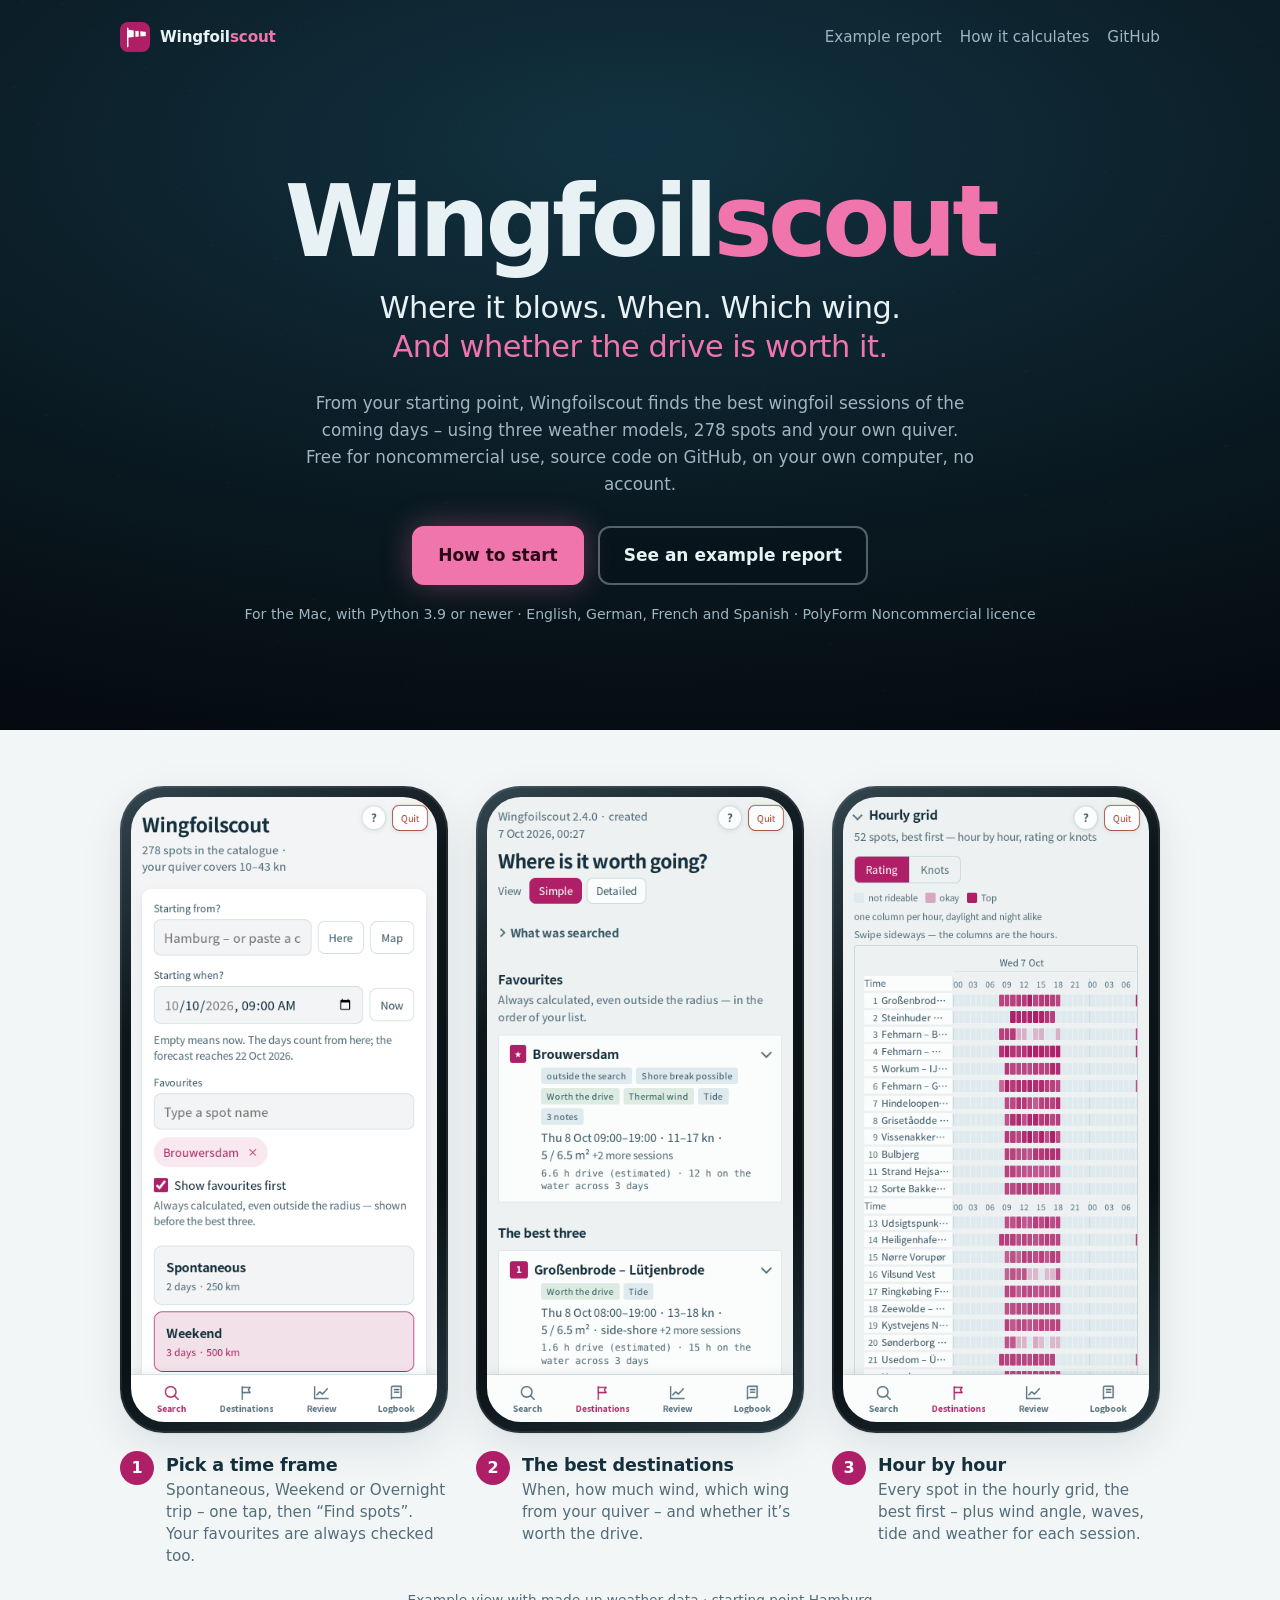
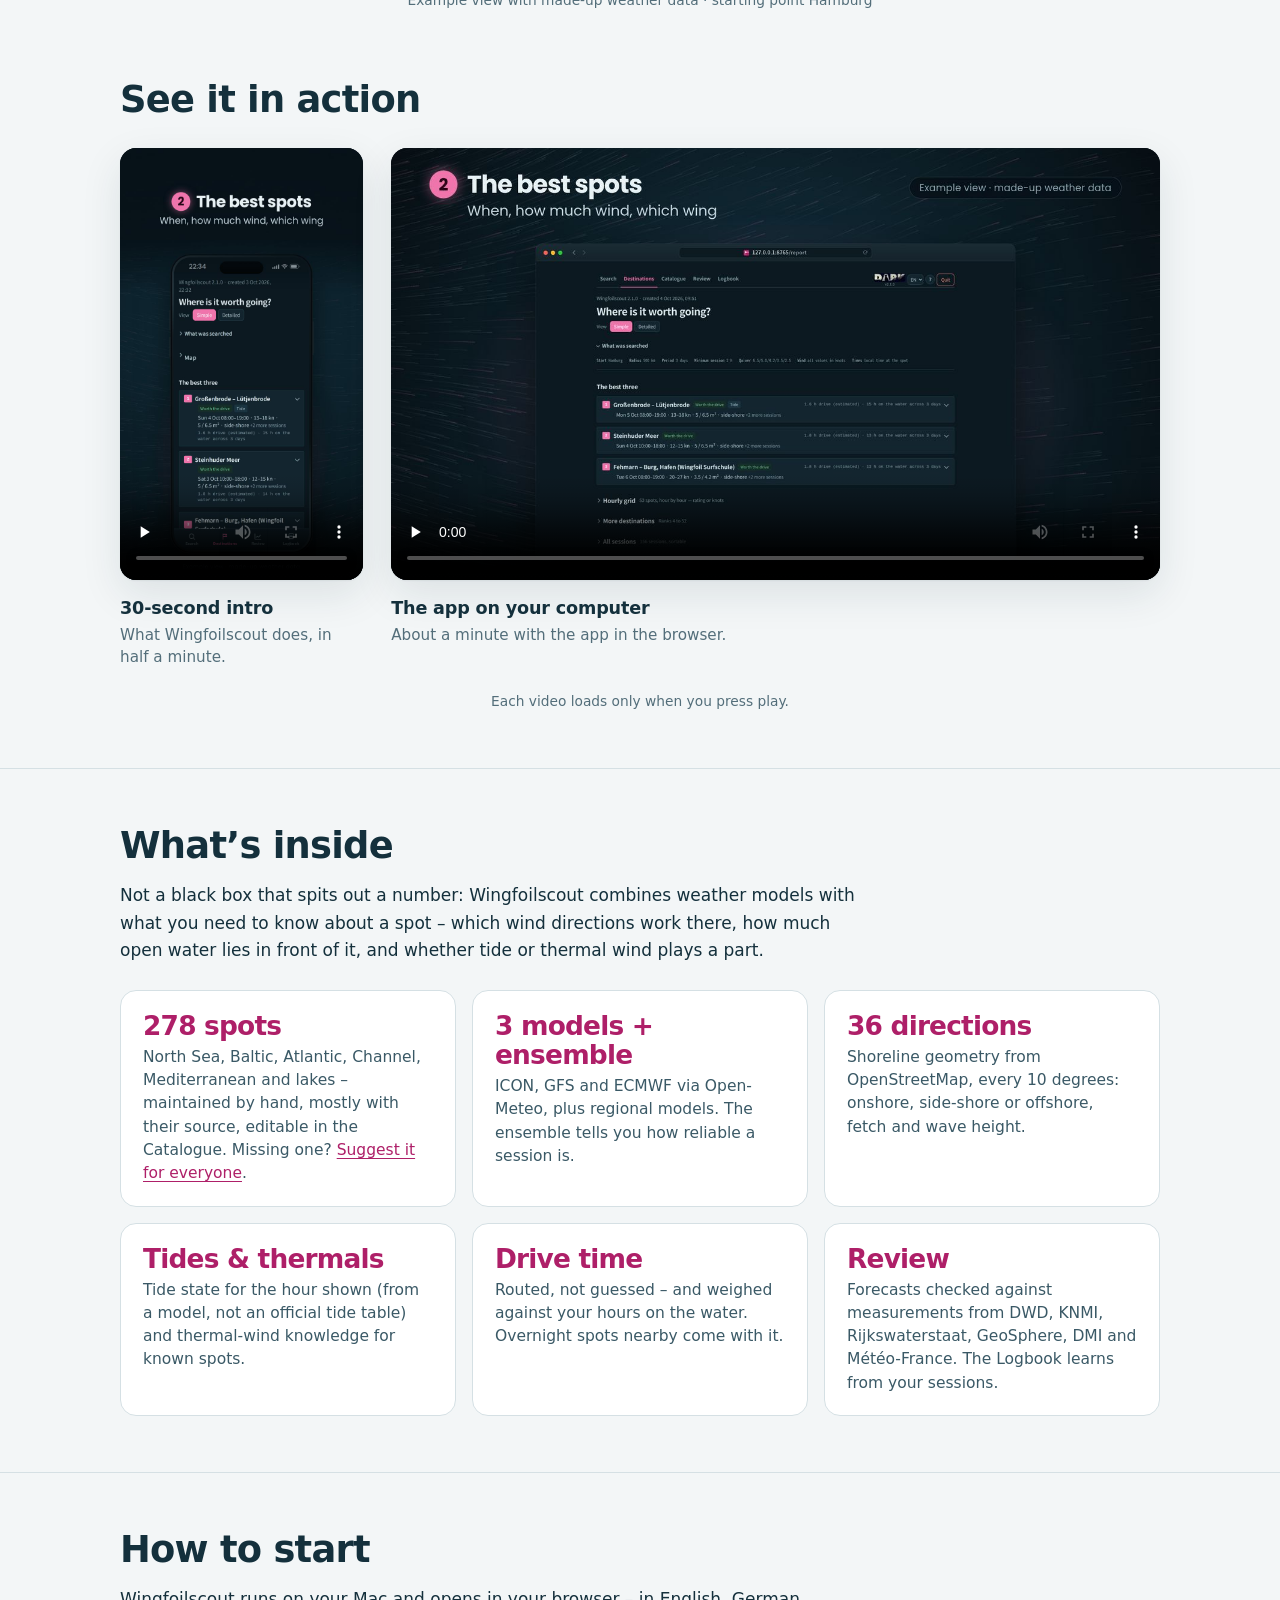
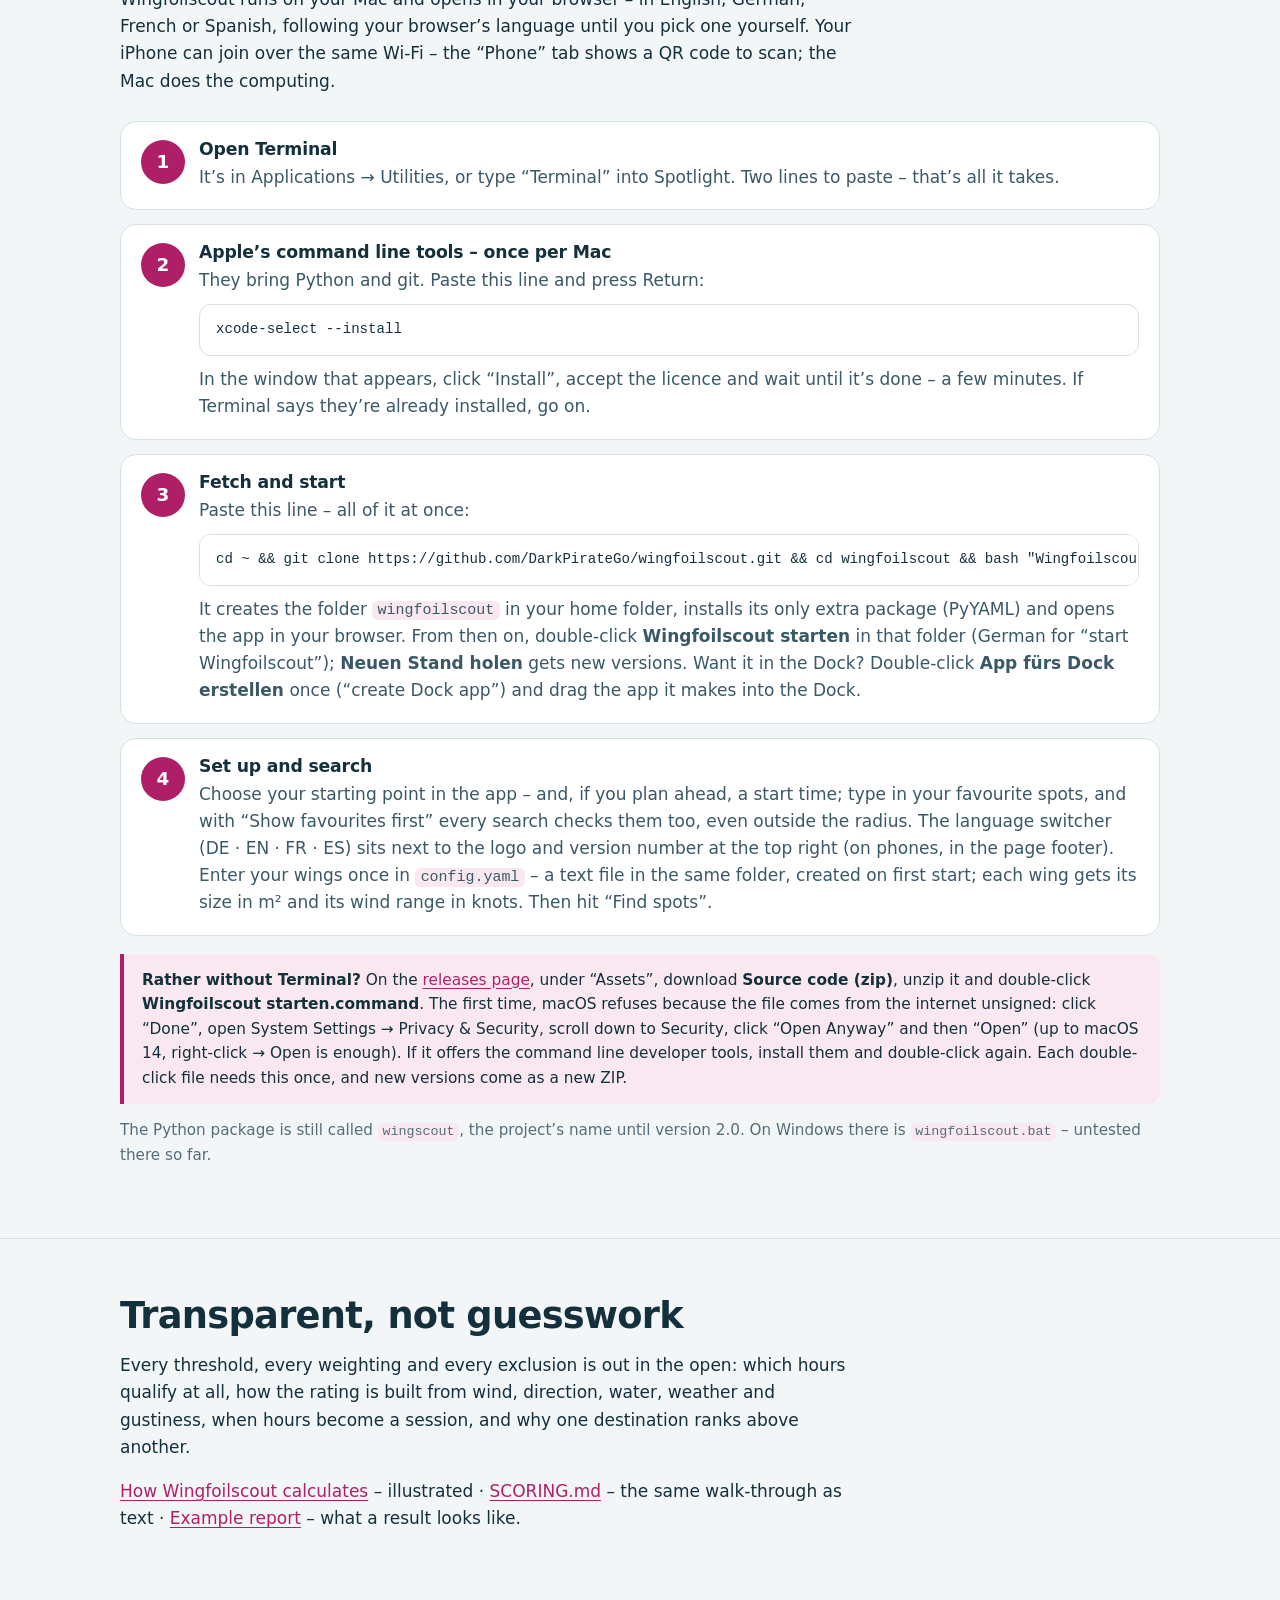
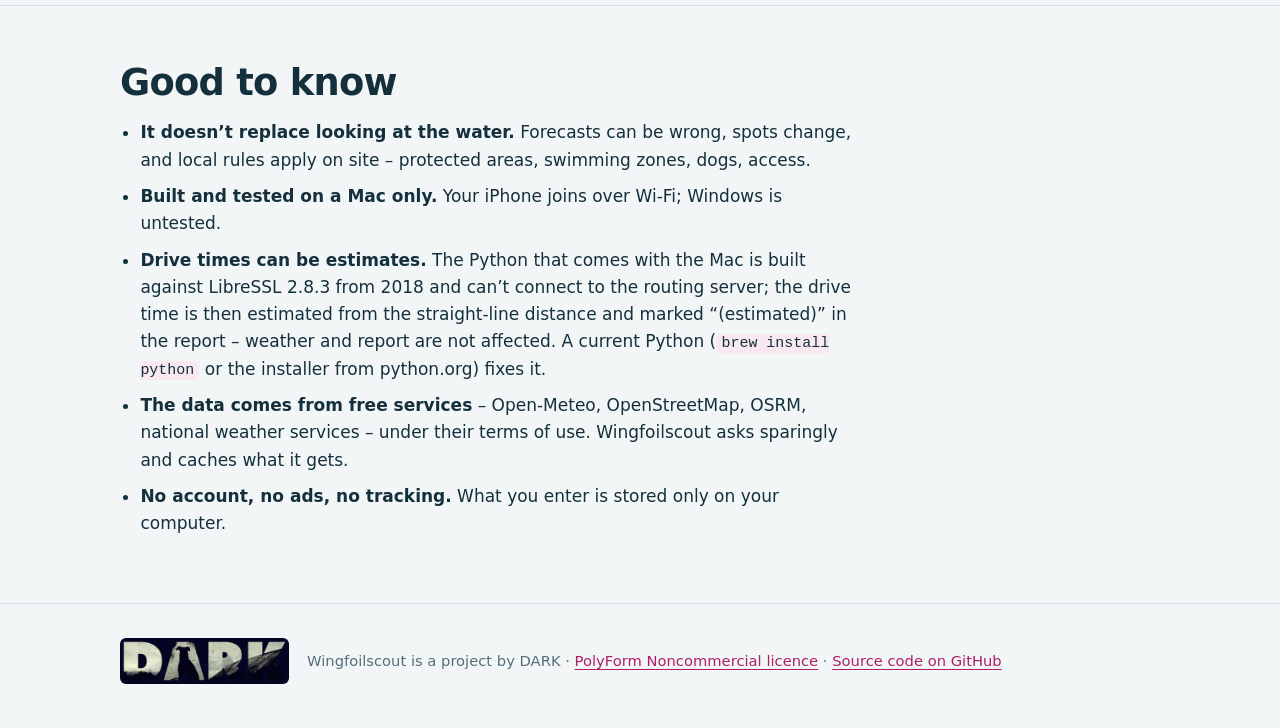
<file: docs/index.html>
<!doctype html>
<html lang="en">
<head>
<meta charset="utf-8">
<meta name="viewport" content="width=device-width,initial-scale=1,viewport-fit=cover">
<title>Wingfoilscout</title>
<meta name="description" content="Finds wingfoil sessions around you: where it blows, when, with which wing – and whether the drive is worth it. Free for noncommercial use, runs on your own computer.">
<meta property="og:type" content="website">
<meta property="og:title" content="Wingfoilscout – find your next session">
<meta property="og:description" content="Where it blows. When. Which wing. And whether the drive is worth it. Free for noncommercial use.">
<meta property="og:url" content="https://darkpiratego.github.io/wingfoilscout/">
<meta property="og:image" content="https://darkpiratego.github.io/wingfoilscout/bilder/vorschau.jpg">
<meta name="twitter:card" content="summary_large_image">
<meta name="theme-color" content="#071118">
<link rel="icon" href="bilder/icon.png">
<!-- Wingfoilscout landing page (GitHub Pages from docs/). Loads nothing from
     other servers – no fonts, no scripts, no counters; images and videos come
     from this repository. The small script at the bottom only draws the wind
     lines in the header. -->
<style>
:root{
  --bg:#F3F6F7; --surface:#FFFFFF; --ink:#14303C; --ink-2:#3A5966; --muted:#536E7A;
  --line:#D5E0E4; --accent:#AE1F68; --accent-ink:#FFFFFF; --accent-soft:#F9E8F0;
  --ok:#276B4F; --hero:#071118; --hero-ink:#E8F1F4; --hero-muted:#9DB6C0; --pink:#F075AC;
  --schatten:0 1px 2px rgba(20,48,60,.06),0 14px 40px rgba(20,48,60,.10);
  --text:-apple-system,BlinkMacSystemFont,"Segoe UI",system-ui,Roboto,"Helvetica Neue",Arial,sans-serif;
  --mono:ui-monospace,"SF Mono",Menlo,Consolas,"Liberation Mono",monospace;
  color-scheme:light;
}
@media (prefers-color-scheme:dark){:root:not([data-theme="light"]){
  --bg:#0B171E; --surface:#132630; --ink:#DCE8EC; --ink-2:#B0C6CE; --muted:#86A3AE;
  --line:#24404D; --accent:#F075AC; --accent-ink:#2A0718; --accent-soft:#33162A; --ok:#6FC79B;
  --schatten:0 1px 2px rgba(0,0,0,.3),0 14px 40px rgba(0,0,0,.35); color-scheme:dark}}
:root[data-theme="dark"]{
  --bg:#0B171E; --surface:#132630; --ink:#DCE8EC; --ink-2:#B0C6CE; --muted:#86A3AE;
  --line:#24404D; --accent:#F075AC; --accent-ink:#2A0718; --accent-soft:#33162A; --ok:#6FC79B;
  --schatten:0 1px 2px rgba(0,0,0,.3),0 14px 40px rgba(0,0,0,.35); color-scheme:dark}
*{box-sizing:border-box}
html{-webkit-text-size-adjust:100%}
body{margin:0;background:var(--bg);color:var(--ink);font:17px/1.6 var(--text);-webkit-font-smoothing:antialiased}
a{color:var(--accent);text-underline-offset:3px}
a:focus-visible,.btn:focus-visible{outline:3px solid var(--pink);outline-offset:3px;border-radius:6px}
h1,h2,h3{text-wrap:balance;letter-spacing:-.02em;line-height:1.15}
h2{font-size:clamp(1.7rem,4.4vw,2.3rem);margin:0 0 .4em}
h3{font-size:1.08rem;margin:0 0 .25em;letter-spacing:-.01em}
p{margin:0 0 1em}
code{font:.88em/1.4 var(--mono);background:var(--accent-soft);padding:.1em .35em;border-radius:5px}
.wrap{max-width:1080px;margin:0 auto;padding-inline:20px}
.leser{max-width:68ch}

/* ── Header: always dark, with wind lines ───────────────────────────── */
.hero{position:relative;overflow:hidden;background:radial-gradient(120% 90% at 50% 20%,#123241 0,#0A1A22 55%,#04090D 100%);color:var(--hero-ink)}
.hero canvas{position:absolute;inset:0;width:100%;height:100%}
.hero .wrap{position:relative;padding-block:22px 0}
.top{display:flex;justify-content:space-between;align-items:center;gap:16px;flex-wrap:wrap;font-size:.95rem}
.top .zeichen{display:flex;align-items:center;gap:10px;color:var(--hero-ink);text-decoration:none;font-weight:700;letter-spacing:-.01em}
.top .zeichen img{width:30px;height:30px;border-radius:8px}
.top nav{display:flex;gap:18px;flex-wrap:wrap}
.top nav a{color:var(--hero-muted);text-decoration:none}
.top nav a:hover{color:var(--hero-ink)}
.buehne{padding-block:clamp(56px,11vw,120px) clamp(48px,8vw,90px);text-align:center}
.buehne h1{margin:0;font-size:clamp(2.9rem,11vw,6.2rem);font-weight:800;letter-spacing:-.045em;line-height:1}
.buehne h1 span,.top .wm span{color:var(--pink)}
.claim{text-wrap:balance;margin:.55em auto 0;font-size:clamp(1.25rem,3.6vw,1.9rem);line-height:1.3;color:var(--hero-ink);font-weight:500;letter-spacing:-.015em}
.claim em{font-style:normal;color:var(--pink)}
.lede{max-width:40em;margin:1.4em auto 0;color:var(--hero-muted);font-size:1.05rem}
.cta{display:flex;justify-content:center;gap:14px;flex-wrap:wrap;margin-top:28px}
.btn{display:inline-flex;align-items:center;gap:10px;padding:14px 24px;border-radius:12px;font-weight:600;
  text-decoration:none;border:2px solid rgba(232,241,244,.35);color:var(--hero-ink);background:rgba(7,17,24,.35)}
.btn.heiss{background:var(--pink);border-color:var(--pink);color:#2A0718;box-shadow:0 0 30px rgba(240,117,172,.35)}
.btn:hover{border-color:var(--hero-ink)}
.fein{margin-top:18px;font-size:.88rem;color:var(--hero-muted)}

/* ── Three phones ────────────────────────────────────────────────────── */
.handys{padding-block:56px 12px}
.handys .reihe{display:grid;grid-template-columns:repeat(3,minmax(0,1fr));gap:28px;align-items:start}
.handys figure{margin:0;min-width:0}
.handy{border-radius:44px;padding:11px;background:linear-gradient(150deg,#33464F,#0D161B 30%,#0A1216 70%,#25363E);
  box-shadow:var(--schatten),inset 0 0 0 2px rgba(255,255,255,.08)}
.handy img{display:block;width:100%;height:auto;border-radius:34px}
.handys figcaption{margin-top:18px;display:grid;grid-template-columns:auto 1fr;column-gap:12px;align-items:start}
.handys figcaption b{grid-row:span 2;width:34px;height:34px;border-radius:50%;background:var(--accent);color:var(--accent-ink);
  display:flex;align-items:center;justify-content:center;font-size:1rem}
.handys figcaption strong{font-size:1.1rem;letter-spacing:-.01em}
.handys figcaption span{color:var(--muted);font-size:.95rem;line-height:1.45}
.notiz{margin:22px 0 0;text-align:center;color:var(--muted);font-size:.86rem}
@media (max-width:820px){
  .handys .reihe{display:flex;overflow-x:auto;scroll-snap-type:x mandatory;gap:18px;padding-bottom:10px;
    margin-inline:-20px;padding-inline:20px;scrollbar-width:thin}
  .handys figure{flex:0 0 min(74vw,300px);scroll-snap-align:center}
}

/* ── Two videos: portrait intro next to the landscape app tour ───────── */
/* 81:256 = (9/16):(16/9) – both videos end up the same height side by side */
.filme .reihe{display:grid;grid-template-columns:minmax(200px,81fr) minmax(0,256fr);gap:28px;align-items:start;margin-top:26px}
.filme figure{margin:0;min-width:0}
.filme video{display:block;width:100%;height:auto;border-radius:16px;background:var(--hero);box-shadow:var(--schatten)}
.filme .hoch video{aspect-ratio:9/16}
.filme .quer video{aspect-ratio:16/9}
.filme figcaption{margin-top:14px;display:grid;gap:2px}
.filme figcaption strong{font-size:1.1rem;letter-spacing:-.01em}
.filme figcaption span{color:var(--muted);font-size:.95rem;line-height:1.45}
@media (max-width:820px){
  .filme .reihe{grid-template-columns:minmax(0,1fr);gap:34px}
  .filme .hoch{justify-self:center;width:min(100%,300px)}
}

/* ── Sections ───────────────────────────────────────────────────────── */
section{padding-block:56px}
section+section{border-top:1px solid var(--line)}
.raster{display:grid;grid-template-columns:repeat(auto-fit,minmax(min(100%,300px),1fr));gap:16px;margin-top:26px}
.karte{background:var(--surface);border:1px solid var(--line);border-radius:16px;padding:20px 22px;min-width:0}
.karte .zahl{display:block;font-size:1.65rem;font-weight:800;letter-spacing:-.03em;color:var(--accent);line-height:1.1;margin-bottom:6px;font-variant-numeric:tabular-nums}
.karte p{margin:0;color:var(--ink-2);font-size:.97rem;line-height:1.5}
.schritte{list-style:none;margin:26px 0 0;padding:0;display:grid;gap:14px;counter-reset:s}
.schritte li{counter-increment:s;display:grid;grid-template-columns:44px 1fr;gap:14px;background:var(--surface);
  border:1px solid var(--line);border-radius:16px;padding:18px 20px;min-width:0}
.schritte li::before{content:counter(s);width:44px;height:44px;border-radius:50%;background:var(--accent);color:var(--accent-ink);
  display:flex;align-items:center;justify-content:center;font-weight:800;font-size:1.15rem}
.schritte li p{margin:0;color:var(--ink-2)}
.schritte li div{min-width:0}
.schritte li p+pre{margin-top:10px}
.schritte li pre+p{margin-top:10px}
.kasten{margin-top:18px;border-left:4px solid var(--accent);background:var(--accent-soft);border-radius:0 12px 12px 0;padding:14px 18px;font-size:.96rem}
.kasten p:last-child{margin:0}
pre{margin:14px 0 0;overflow-x:auto;background:var(--surface);border:1px solid var(--line);border-radius:12px;padding:14px 16px;font:.88rem/1.55 var(--mono)}
.liste{padding-left:1.2em;margin:0}
.liste li{margin-bottom:.55em}
footer{padding-block:34px 44px;border-top:1px solid var(--line);color:var(--muted);font-size:.92rem}
footer .wrap{display:flex;align-items:center;gap:18px;flex-wrap:wrap}
footer img{height:46px;border-radius:6px}
@media (prefers-reduced-motion:reduce){.hero canvas{display:none}}
</style>
</head>
<body>

<header class="hero">
  <canvas id="wind" aria-hidden="true"></canvas>
  <div class="wrap">
    <div class="top">
      <a class="zeichen" href="./"><img src="bilder/icon.png" alt=""><span class="wm">Wingfoil<span>scout</span></span></a>
      <nav aria-label="Pages">
        <a href="demo.html">Example report</a>
        <a href="bewertung.html">How it calculates</a>
        <a href="https://github.com/DarkPirateGo/wingfoilscout">GitHub</a>
      </nav>
    </div>
    <div class="buehne">
      <h1>Wingfoil<span>scout</span></h1>
      <p class="claim">Where it blows. When. Which wing.<br><em>And whether the drive is worth it.</em></p>
      <p class="lede">From your starting point, Wingfoilscout finds the best wingfoil sessions of the
      coming days – using three weather models, 278 spots and your own quiver. Free for noncommercial
      use, source code on GitHub, on your own computer, no account.</p>
      <div class="cta">
        <a class="btn heiss" href="#start">How to start</a>
        <a class="btn" href="demo.html">See an example report</a>
      </div>
      <p class="fein">For the Mac, with Python 3.9 or newer · English, German, French and Spanish · PolyForm Noncommercial licence</p>
    </div>
  </div>
</header>

<main>
  <div class="handys">
    <div class="wrap">
      <div class="reihe">
        <figure>
          <div class="handy"><picture><source media="(prefers-color-scheme: dark)" srcset="bilder/en/search-dark.png"><img src="bilder/en/search-light.png" width="780" height="1594" alt="The search: starting point, start time, a favourite and the presets – Spontaneous, Weekend, Overnight trip"></picture></div>
          <figcaption><b>1</b><strong>Pick a time frame</strong><span>Spontaneous, Weekend or Overnight trip – one tap, then “Find spots”. Your favourites are always checked too.</span></figcaption>
        </figure>
        <figure>
          <div class="handy"><picture><source media="(prefers-color-scheme: dark)" srcset="bilder/en/destinations-dark.png"><img src="bilder/en/destinations-light.png" width="780" height="1594" alt="A favourite first, then the best three destinations with time window, wind speed, wing size and drive time"></picture></div>
          <figcaption><b>2</b><strong>The best destinations</strong><span>When, how much wind, which wing from your quiver – and whether it’s worth the drive.</span></figcaption>
        </figure>
        <figure>
          <div class="handy"><picture><source media="(prefers-color-scheme: dark)" srcset="bilder/en/grid-dark.png"><img src="bilder/en/grid-light.png" width="780" height="1594" alt="Hourly grid: every spot hour by hour, the best first, coloured by rating"></picture></div>
          <figcaption><b>3</b><strong>Hour by hour</strong><span>Every spot in the hourly grid, the best first – plus wind angle, waves, tide and weather for each session.</span></figcaption>
        </figure>
      </div>
      <p class="notiz">Example view with made-up weather data · starting point Hamburg</p>
    </div>
  </div>

  <section id="video" class="filme" aria-labelledby="filme-titel">
    <div class="wrap">
      <h2 id="filme-titel">See it in action</h2>
      <div class="reihe">
        <figure class="hoch">
          <video controls playsinline preload="none" poster="video/promo-poster.jpg" width="1080" height="1920">
            <source src="video/wingfoilscout-promo-en.mp4" type="video/mp4">
            Your browser can’t play this video – <a href="video/wingfoilscout-promo-en.mp4">download it (MP4)</a>.
          </video>
          <figcaption><strong>30-second intro</strong><span>What Wingfoilscout does, in half a minute.</span></figcaption>
        </figure>
        <figure class="quer">
          <video controls playsinline preload="none" poster="video/desktop-poster.jpg" width="1920" height="1080">
            <source src="video/wingfoilscout-desktop-en.mp4" type="video/mp4">
            Your browser can’t play this video – <a href="video/wingfoilscout-desktop-en.mp4">download it (MP4)</a>.
          </video>
          <figcaption><strong>The app on your computer</strong><span>About a minute with the app in the browser.</span></figcaption>
        </figure>
      </div>
      <p class="notiz">Each video loads only when you press play.</p>
    </div>
  </section>

  <section aria-labelledby="drin">
    <div class="wrap">
      <h2 id="drin">What’s inside</h2>
      <p class="leser">Not a black box that spits out a number: Wingfoilscout combines weather models
      with what you need to know about a spot – which wind directions work there, how much open water
      lies in front of it, and whether tide or thermal wind plays a part.</p>
      <div class="raster">
        <div class="karte"><span class="zahl">278 spots</span><p>North Sea, Baltic, Atlantic, Channel, Mediterranean and lakes – maintained by hand, mostly with their source, editable in the Catalogue. Missing one? <a href="https://github.com/DarkPirateGo/wingfoilscout/issues/new?template=spot.yml">Suggest it for everyone</a>.</p></div>
        <div class="karte"><span class="zahl">3 models + ensemble</span><p>ICON, GFS and ECMWF via Open-Meteo, plus regional models. The ensemble tells you how reliable a session is.</p></div>
        <div class="karte"><span class="zahl">36 directions</span><p>Shoreline geometry from OpenStreetMap, every 10 degrees: onshore, side-shore or offshore, fetch and wave height.</p></div>
        <div class="karte"><span class="zahl">Tides &amp; thermals</span><p>Tide state for the hour shown (from a model, not an official tide table) and thermal-wind knowledge for known spots.</p></div>
        <div class="karte"><span class="zahl">Drive time</span><p>Routed, not guessed – and weighed against your hours on the water. Overnight spots nearby come with it.</p></div>
        <div class="karte"><span class="zahl">Review</span><p>Forecasts checked against measurements from DWD, KNMI, Rijkswaterstaat, GeoSphere, DMI and Météo-France. The Logbook learns from your sessions.</p></div>
      </div>
    </div>
  </section>

  <section id="start" aria-labelledby="los">
    <div class="wrap">
      <h2 id="los">How to start</h2>
      <p class="leser">Wingfoilscout runs on your Mac and opens in your browser – in English, German, French
      or Spanish, following your browser’s language until you pick one yourself. Your iPhone can join
      over the same Wi-Fi – the “Phone” tab shows a QR code to scan; the Mac does the computing.</p>
      <ol class="schritte">
        <li><div><h3>Open Terminal</h3><p>It’s in Applications → Utilities, or type “Terminal” into Spotlight. Two lines to paste – that’s all it takes.</p></div></li>
        <li><div><h3>Apple’s command line tools – once per Mac</h3><p>They bring Python and git. Paste this line and press Return:</p>
<pre>xcode-select --install</pre>
          <p>In the window that appears, click “Install”, accept the licence and wait until it’s done – a few minutes. If Terminal says they’re already installed, go on.</p></div></li>
        <li><div><h3>Fetch and start</h3><p>Paste this line – all of it at once:</p>
<pre>cd ~ &amp;&amp; git clone https://github.com/DarkPirateGo/wingfoilscout.git &amp;&amp; cd wingfoilscout &amp;&amp; bash "Wingfoilscout starten.command"</pre>
          <p>It creates the folder <code>wingfoilscout</code> in your home folder, installs its only extra package (PyYAML) and opens the app in your browser. From then on, double-click <strong>Wingfoilscout starten</strong> in that folder (German for “start Wingfoilscout”); <strong>Neuen Stand holen</strong> gets new versions. Want it in the Dock? Double-click <strong>App fürs Dock erstellen</strong> once (“create Dock app”) and drag the app it makes into the Dock.</p></div></li>
        <li><div><h3>Set up and search</h3><p>Choose your starting point in the app – and, if you plan ahead, a start time; type in your favourite spots, and with “Show favourites first” every search checks them too, even outside the radius. The language switcher (DE · EN · FR · ES) sits next to the logo and version number at the top right (on phones, in the page footer). Enter your wings once in <code>config.yaml</code> – a text file in the same folder, created on first start; each wing gets its size in m² and its wind range in knots. Then hit “Find spots”.</p></div></li>
      </ol>
      <div class="kasten">
        <p><strong>Rather without Terminal?</strong> On the <a href="https://github.com/DarkPirateGo/wingfoilscout/releases/latest">releases page</a>,
        under “Assets”, download <strong>Source code (zip)</strong>, unzip it and double-click
        <strong>Wingfoilscout starten.command</strong>. The first time, macOS refuses because the file comes from the
        internet unsigned: click “Done”, open System Settings → Privacy &amp; Security, scroll down to Security,
        click “Open Anyway” and then “Open” (up to macOS 14, right-click → Open is enough). If it offers the command
        line developer tools, install them and double-click again. Each double-click file needs this once,
        and new versions come as a new ZIP.</p>
      </div>
      <p style="margin-top:14px;color:var(--muted);font-size:.95rem">The Python package is still called <code>wingscout</code>, the project’s name until version 2.0. On Windows there is <code>wingfoilscout.bat</code> – untested there so far.</p>
    </div>
  </section>

  <section aria-labelledby="wie">
    <div class="wrap"><div class="leser">
      <h2 id="wie">Transparent, not guesswork</h2>
      <p>Every threshold, every weighting and every exclusion is out in the open: which hours
      qualify at all, how the rating is built from wind, direction, water, weather and gustiness,
      when hours become a session, and why one destination ranks above another.</p>
      <p><a href="bewertung.html">How Wingfoilscout calculates</a> – illustrated ·
      <a href="https://github.com/DarkPirateGo/wingfoilscout/blob/main/SCORING.md">SCORING.md</a> –
      the same walk-through as text · <a href="demo.html">Example report</a> – what a result looks like.</p>
    </div></div>
  </section>

  <section aria-labelledby="wissen">
    <div class="wrap"><div class="leser">
      <h2 id="wissen">Good to know</h2>
      <ul class="liste">
        <li><strong>It doesn’t replace looking at the water.</strong> Forecasts can be wrong, spots change,
        and local rules apply on site – protected areas, swimming zones, dogs, access.</li>
        <li><strong>Built and tested on a Mac only.</strong> Your iPhone joins over Wi-Fi; Windows is
        untested.</li>
        <li><strong>Drive times can be estimates.</strong> The Python that comes with the Mac is built
        against LibreSSL 2.8.3 from 2018 and can’t connect to the routing server; the drive time is
        then estimated from the straight-line distance and marked “(estimated)” in the report – weather
        and report are not affected. A current Python (<code>brew install python</code> or the installer
        from python.org) fixes it.</li>
        <li><strong>The data comes from free services</strong> – Open-Meteo, OpenStreetMap, OSRM,
        national weather services – under their terms of use. Wingfoilscout asks sparingly and caches what it gets.</li>
        <li><strong>No account, no ads, no tracking.</strong> What you enter is stored only on your computer.</li>
      </ul>
    </div></div>
  </section>
</main>

<footer>
  <div class="wrap">
    <img src="bilder/dark-logo.png" alt="DARK" width="169" height="46">
    <span>Wingfoilscout is a project by DARK · <a href="https://github.com/DarkPirateGo/wingfoilscout/blob/main/LICENSE">PolyForm Noncommercial licence</a> ·
    <a href="https://github.com/DarkPirateGo/wingfoilscout">Source code on GitHub</a></span>
  </div>
</footer>

<script>
/* Wind lines in the header: a few hundred particles in a gentle westerly.
   With “Reduce motion” the area stays still (see CSS). */
(function () {
  var c = document.getElementById('wind');
  if (!c || !c.getContext || (window.matchMedia && matchMedia('(prefers-reduced-motion: reduce)').matches)) return;
  var g = c.getContext('2d'), w = 0, h = 0, teile = [], t = 0, dpr = Math.min(window.devicePixelRatio || 1, 2);
  function groesse() {
    var r = c.getBoundingClientRect(); w = r.width; h = r.height;
    c.width = Math.round(w * dpr); c.height = Math.round(h * dpr); g.setTransform(dpr, 0, 0, dpr, 0, 0);
    var n = Math.round(Math.min(700, w * h / 1400)); teile = [];
    for (var i = 0; i < n; i++) teile.push(neu({}, true));
  }
  function neu(p, irgendwo) {
    p.x = irgendwo ? Math.random() * w : -20 - Math.random() * 80; p.y = Math.random() * h;
    p.a = 0; p.l = 60 + Math.random() * 140; p.s = Math.random(); p.r = Math.random() < .12; return p;
  }
  function feld(x, y) { return -.14 + .2 * Math.sin(y * .006 + t * .35) + .13 * Math.sin(x * .004 - y * .003 + t * .22); }
  function schritt() {
    t += 1 / 60;
    g.globalCompositeOperation = 'destination-out'; g.fillStyle = 'rgba(0,0,0,.09)'; g.fillRect(0, 0, w, h);
    g.globalCompositeOperation = 'source-over'; g.lineCap = 'round';
    for (var i = 0; i < teile.length; i++) {
      var p = teile[i], a = feld(p.x, p.y), v = 1.6 + 2.4 * p.s;
      var nx = p.x + Math.cos(a) * v, ny = p.y + Math.sin(a) * v;
      var la = Math.max(0, Math.min(1, p.a / 18, (p.l - p.a) / 18));
      g.strokeStyle = p.r ? 'rgba(240,117,172,' + (.55 * la) + ')' : 'rgba(200,226,235,' + (.26 * la) + ')';
      g.lineWidth = p.r ? 1.8 : 1.2;
      g.beginPath(); g.moveTo(p.x, p.y); g.lineTo(nx, ny); g.stroke();
      p.x = nx; p.y = ny; p.a++;
      if (p.a > p.l || p.x > w + 20 || p.y < -20 || p.y > h + 20) neu(p, Math.random() < .5);
    }
    requestAnimationFrame(schritt);
  }
  groesse(); addEventListener('resize', groesse); requestAnimationFrame(schritt);
})();
</script>
</body>
</html>
</file>
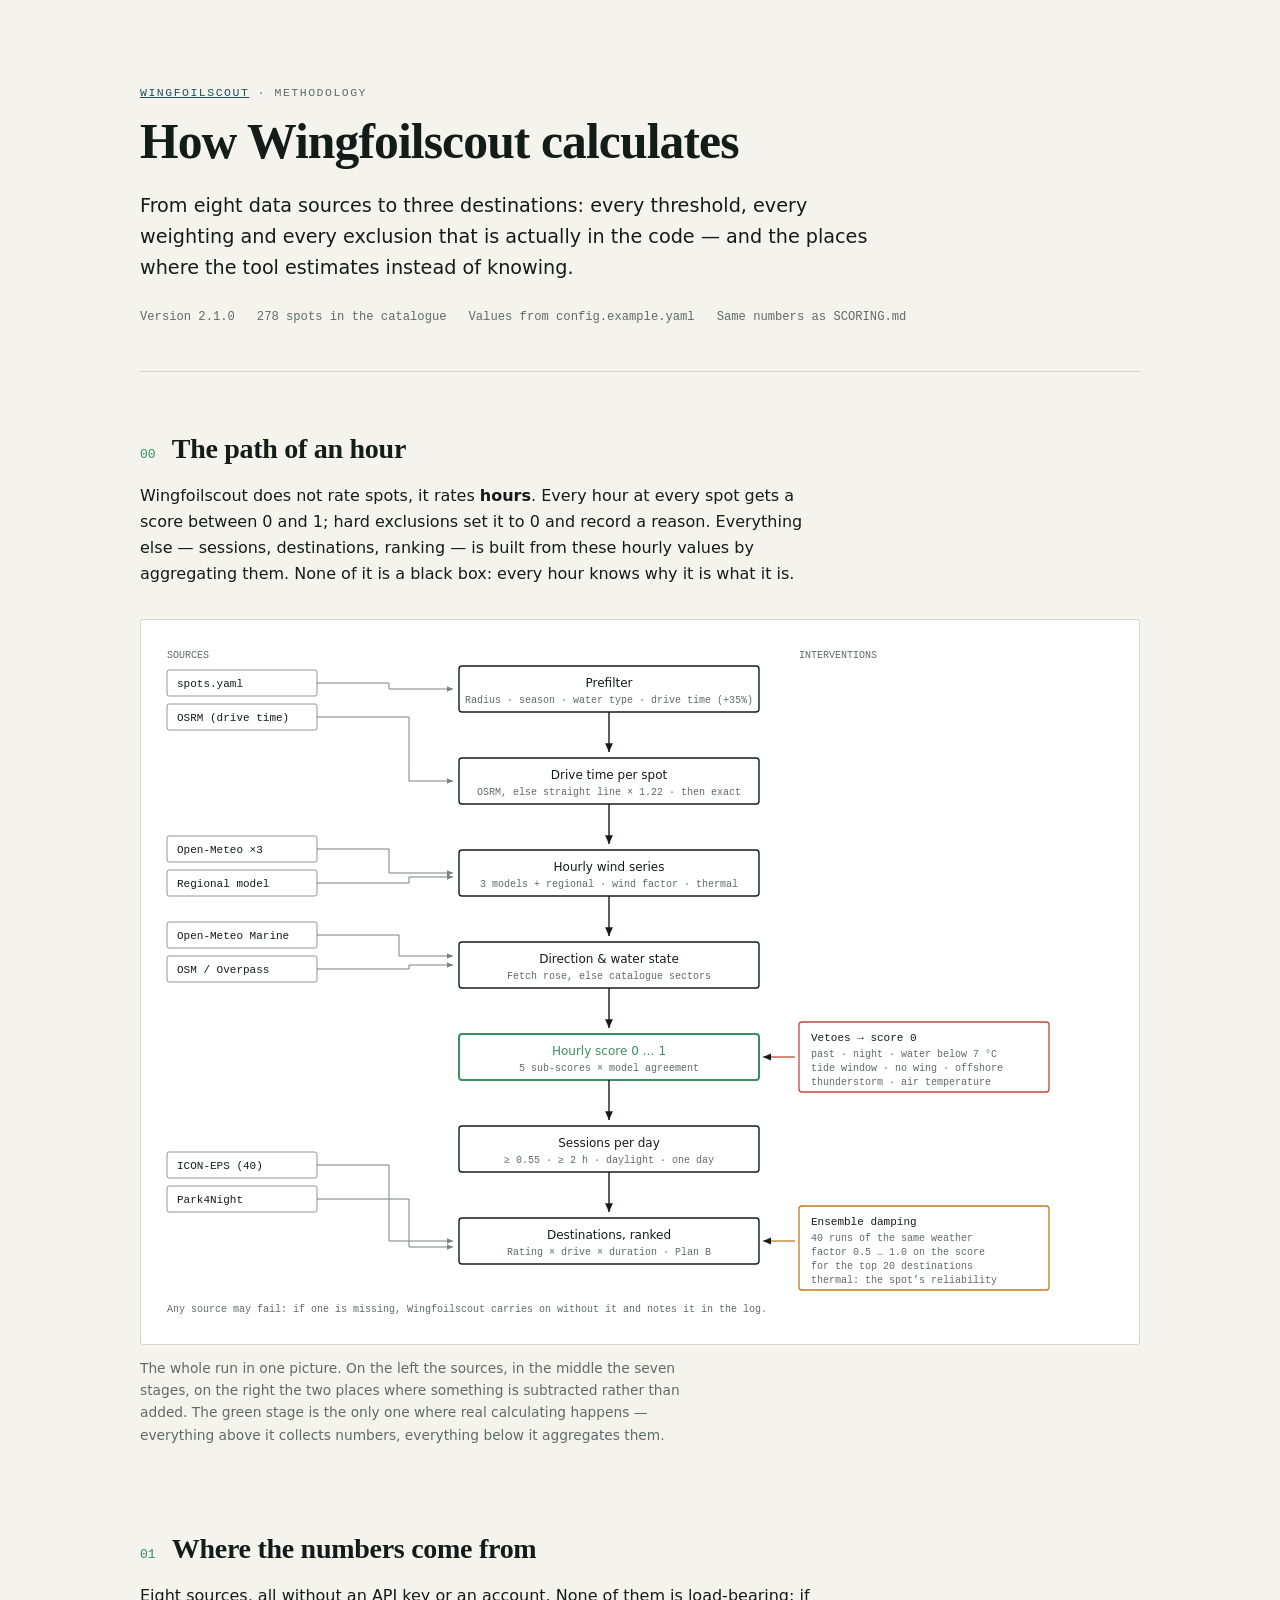
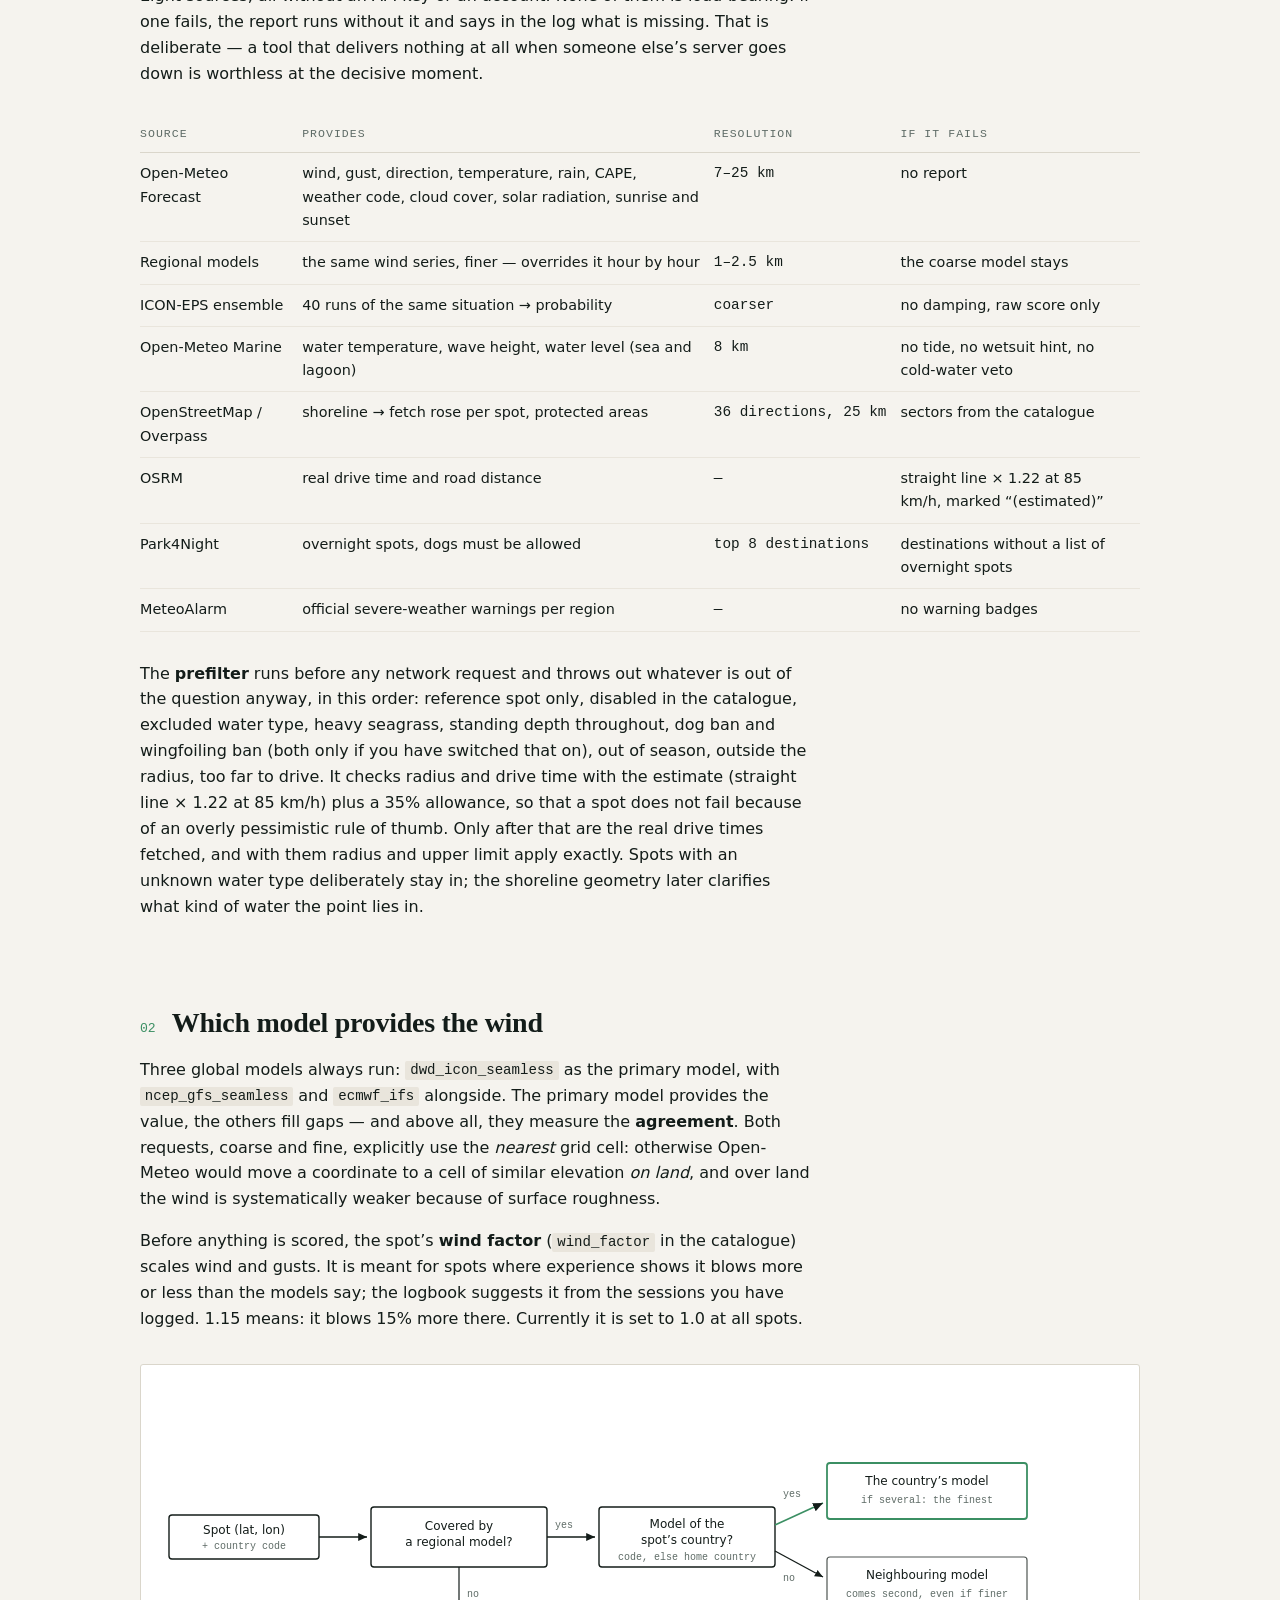
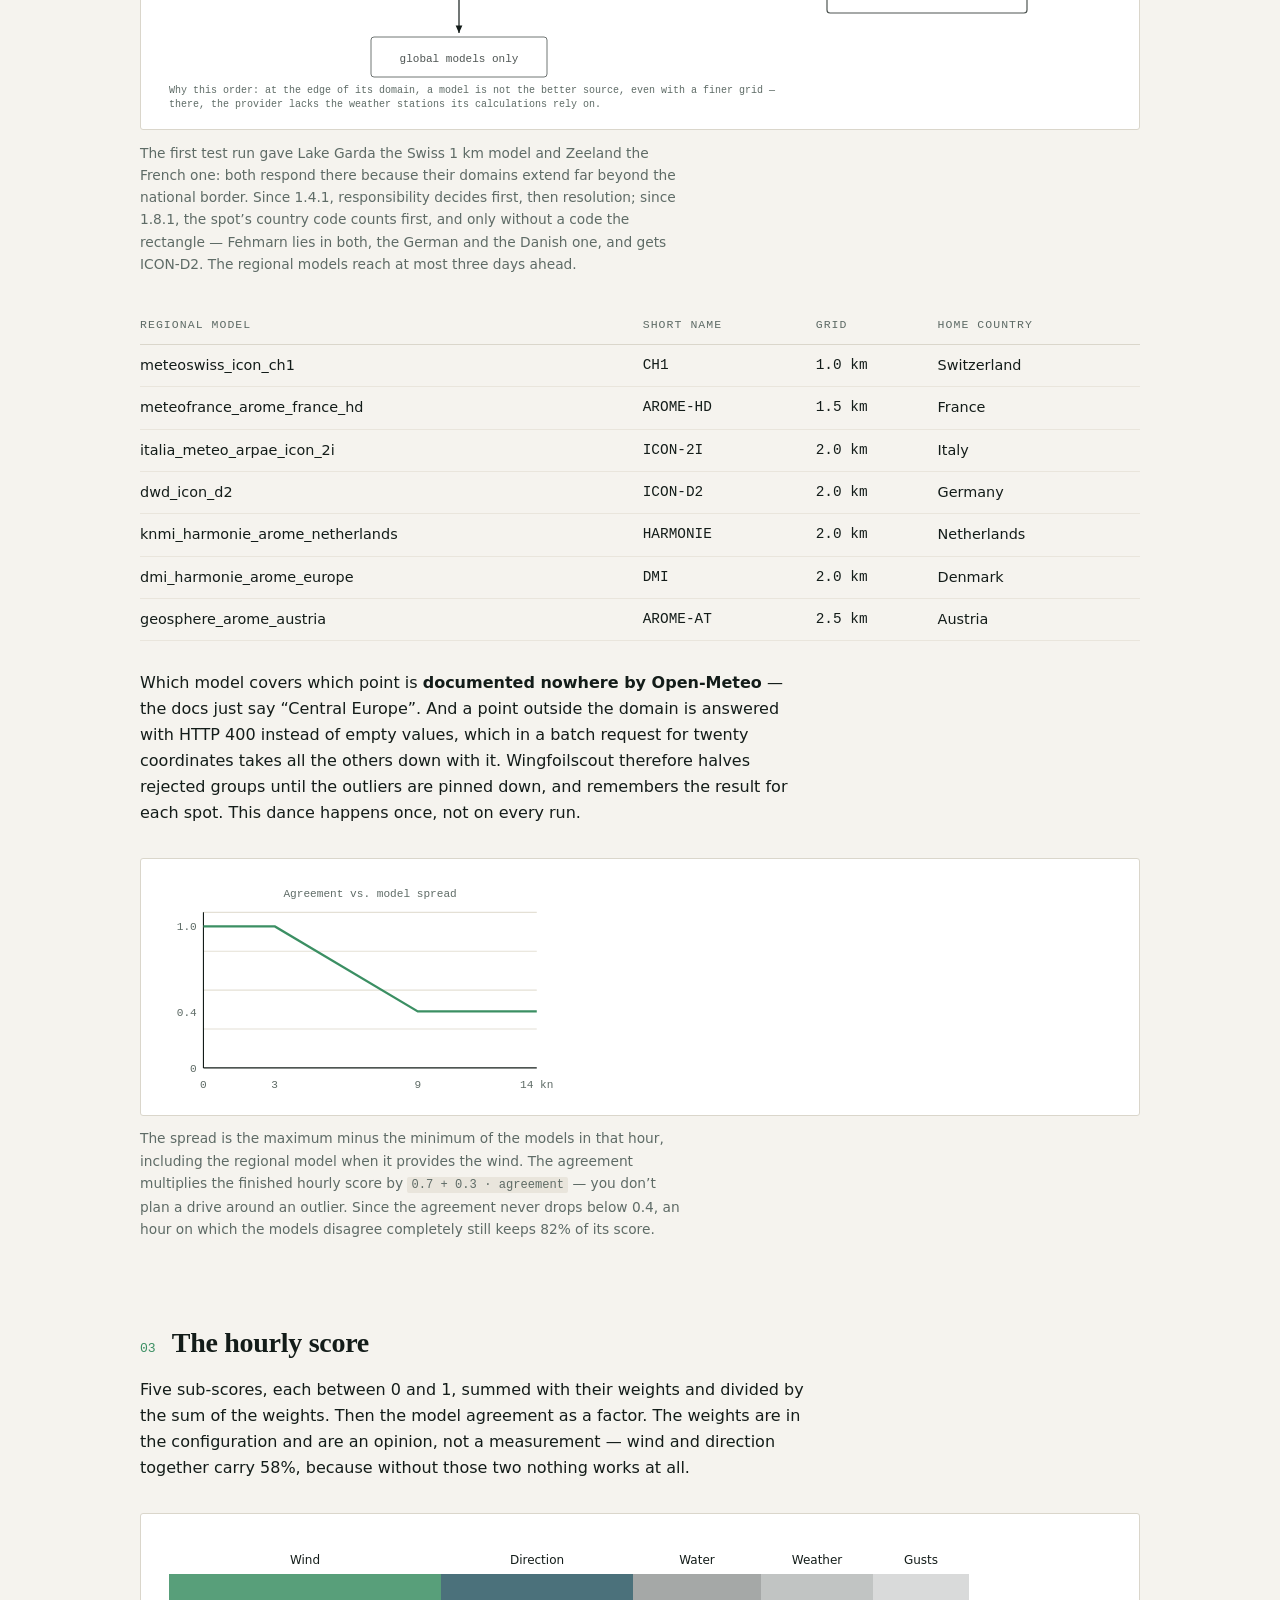
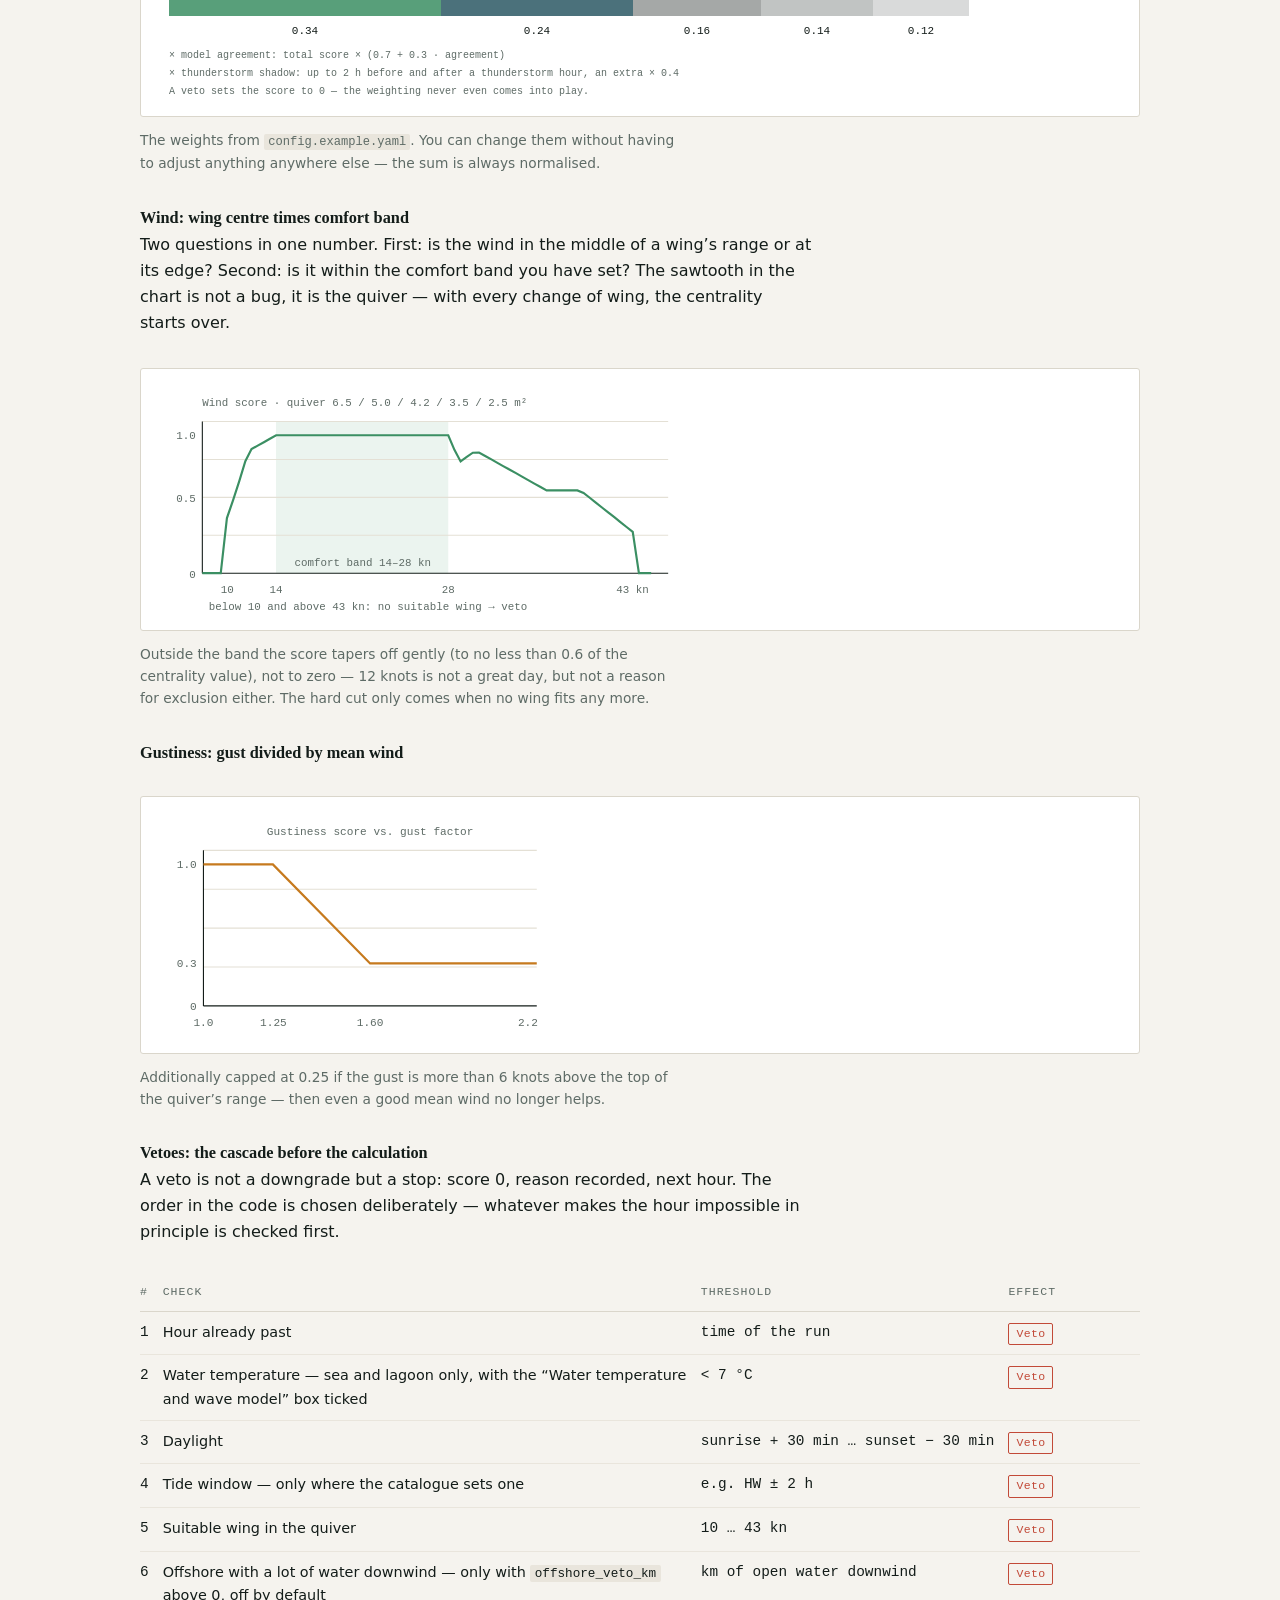
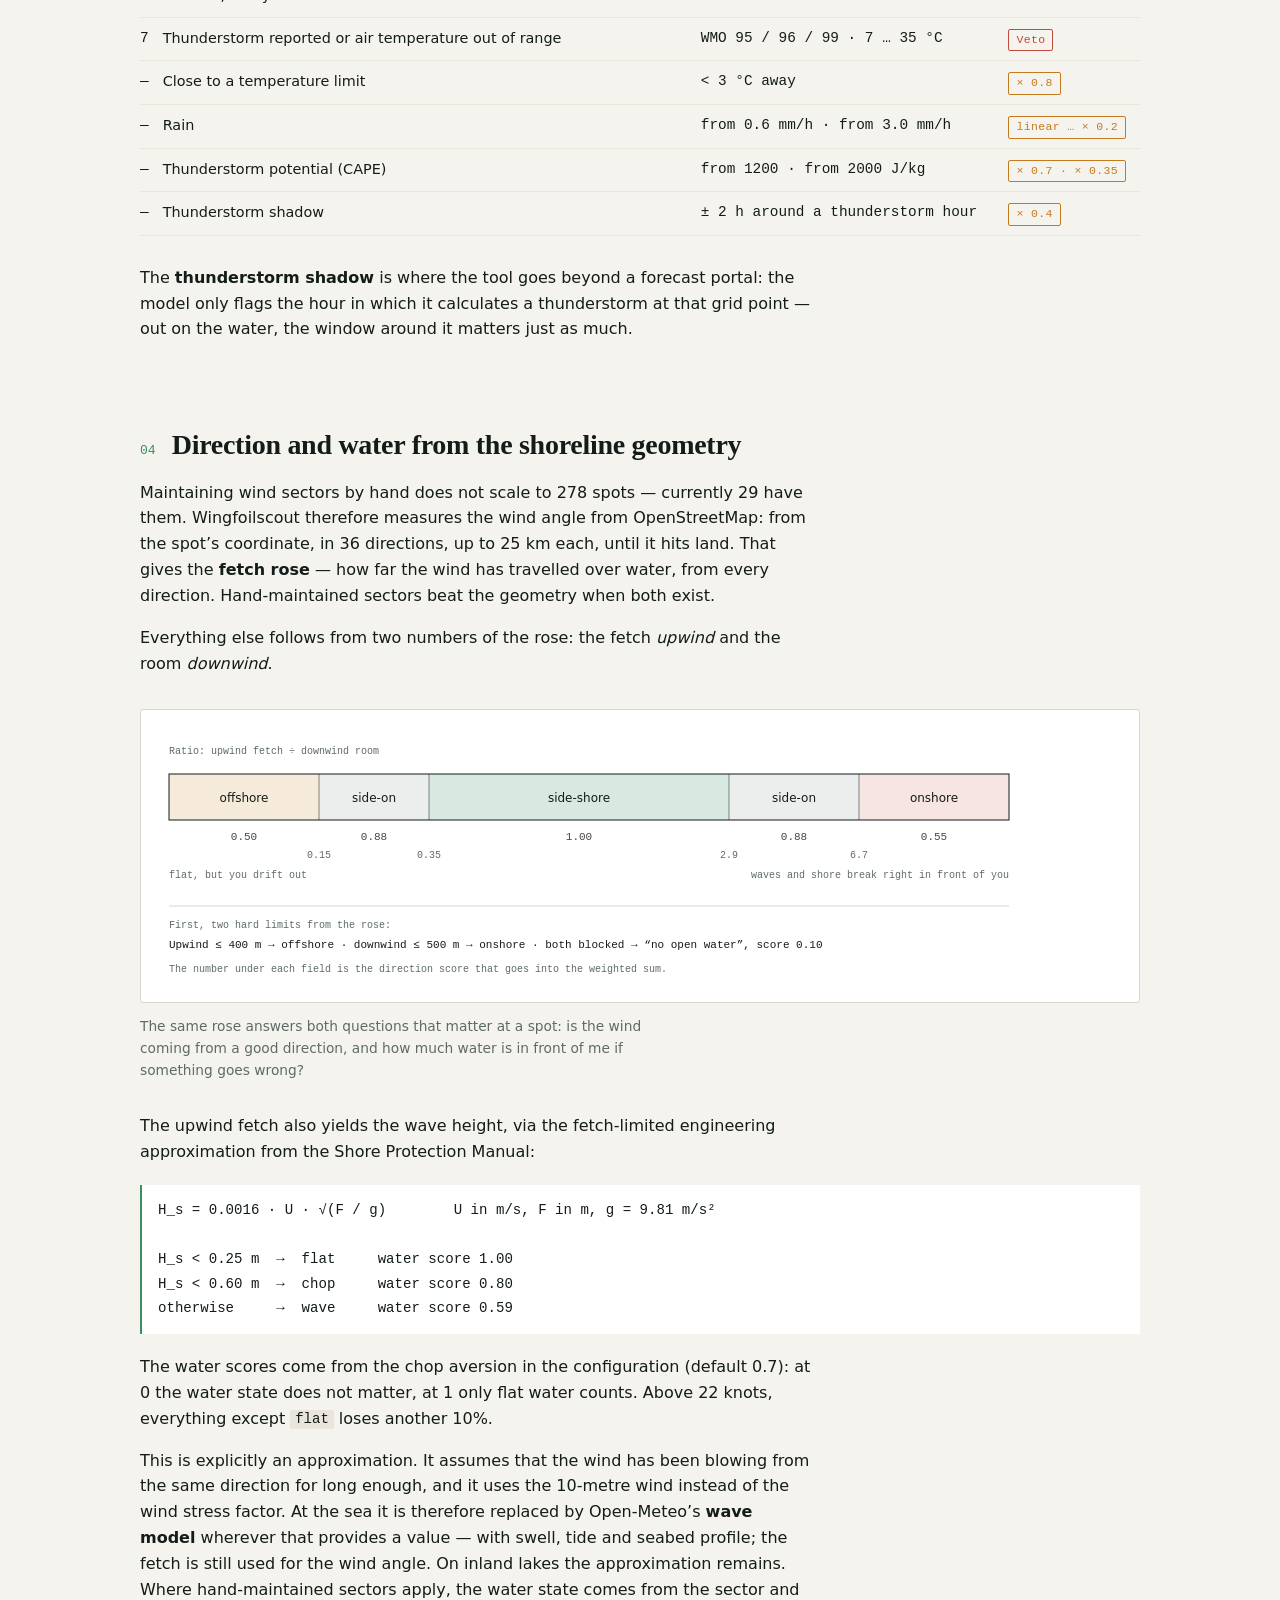
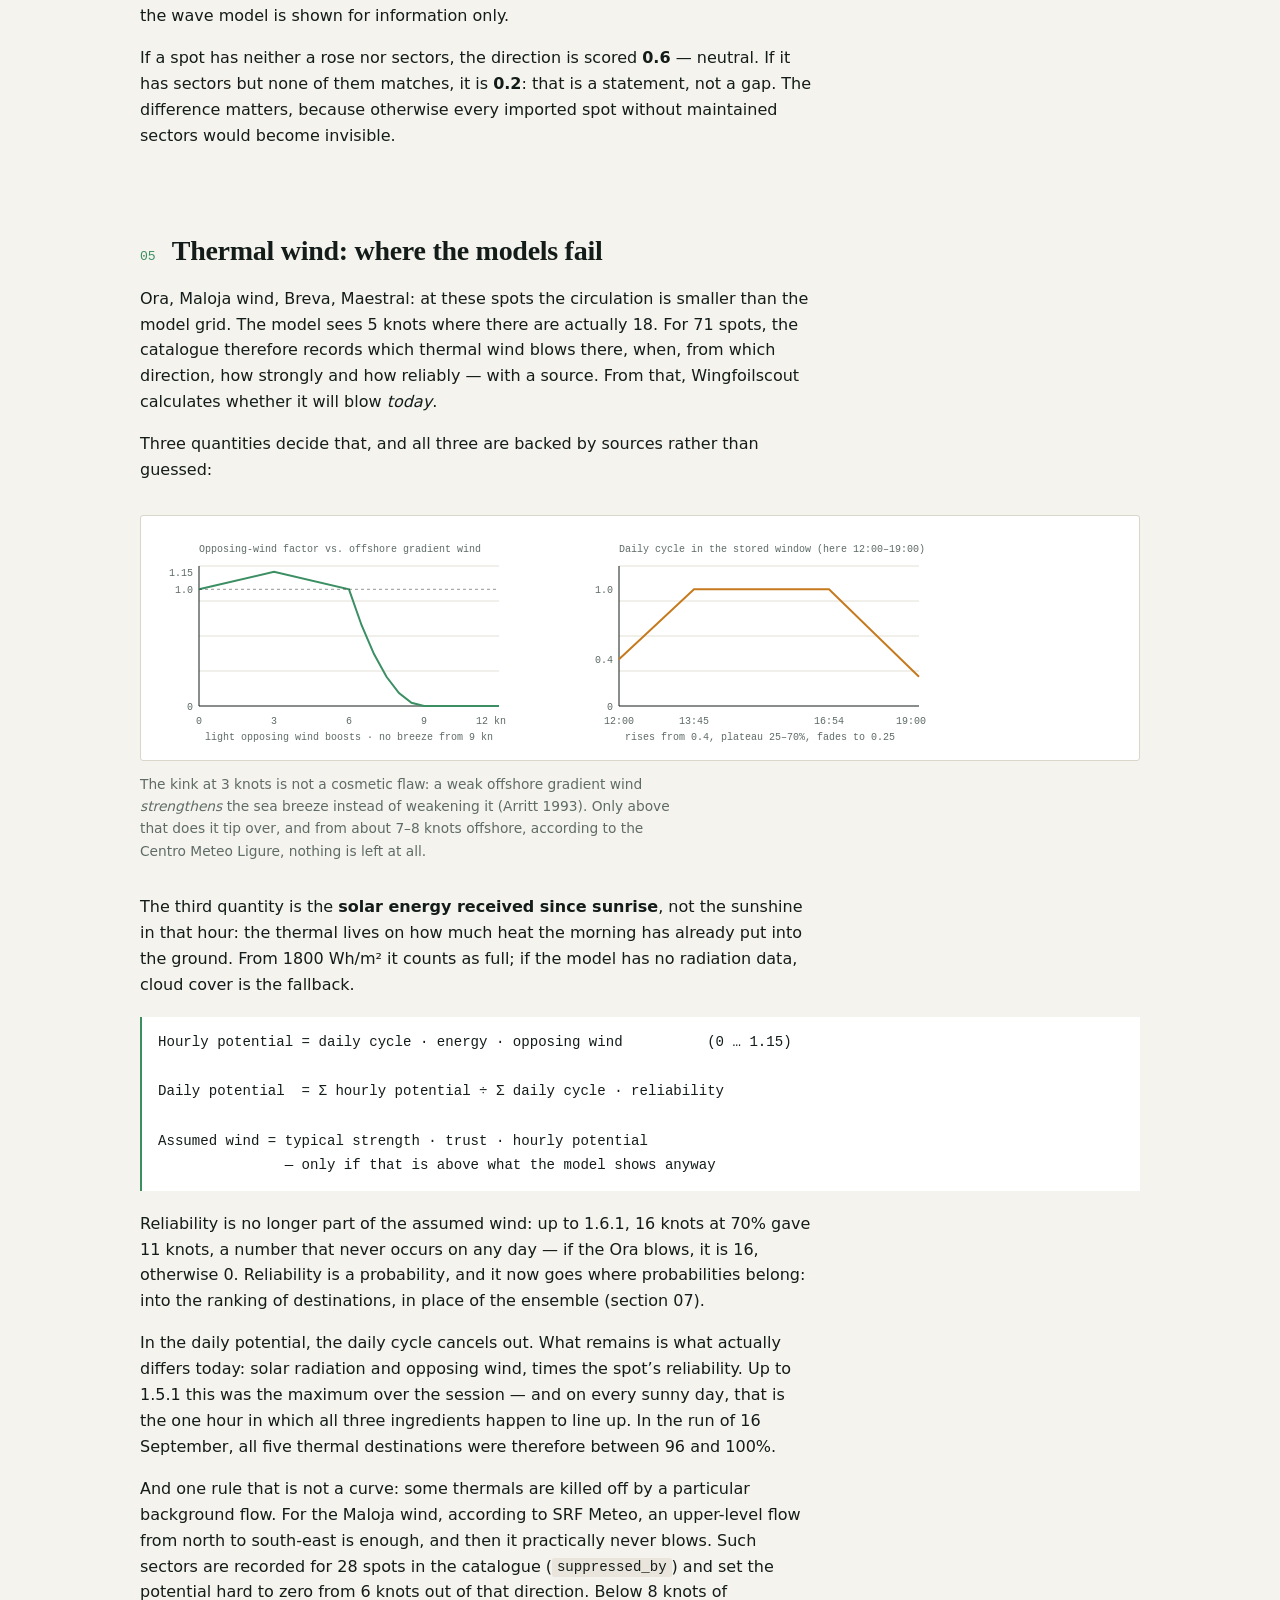
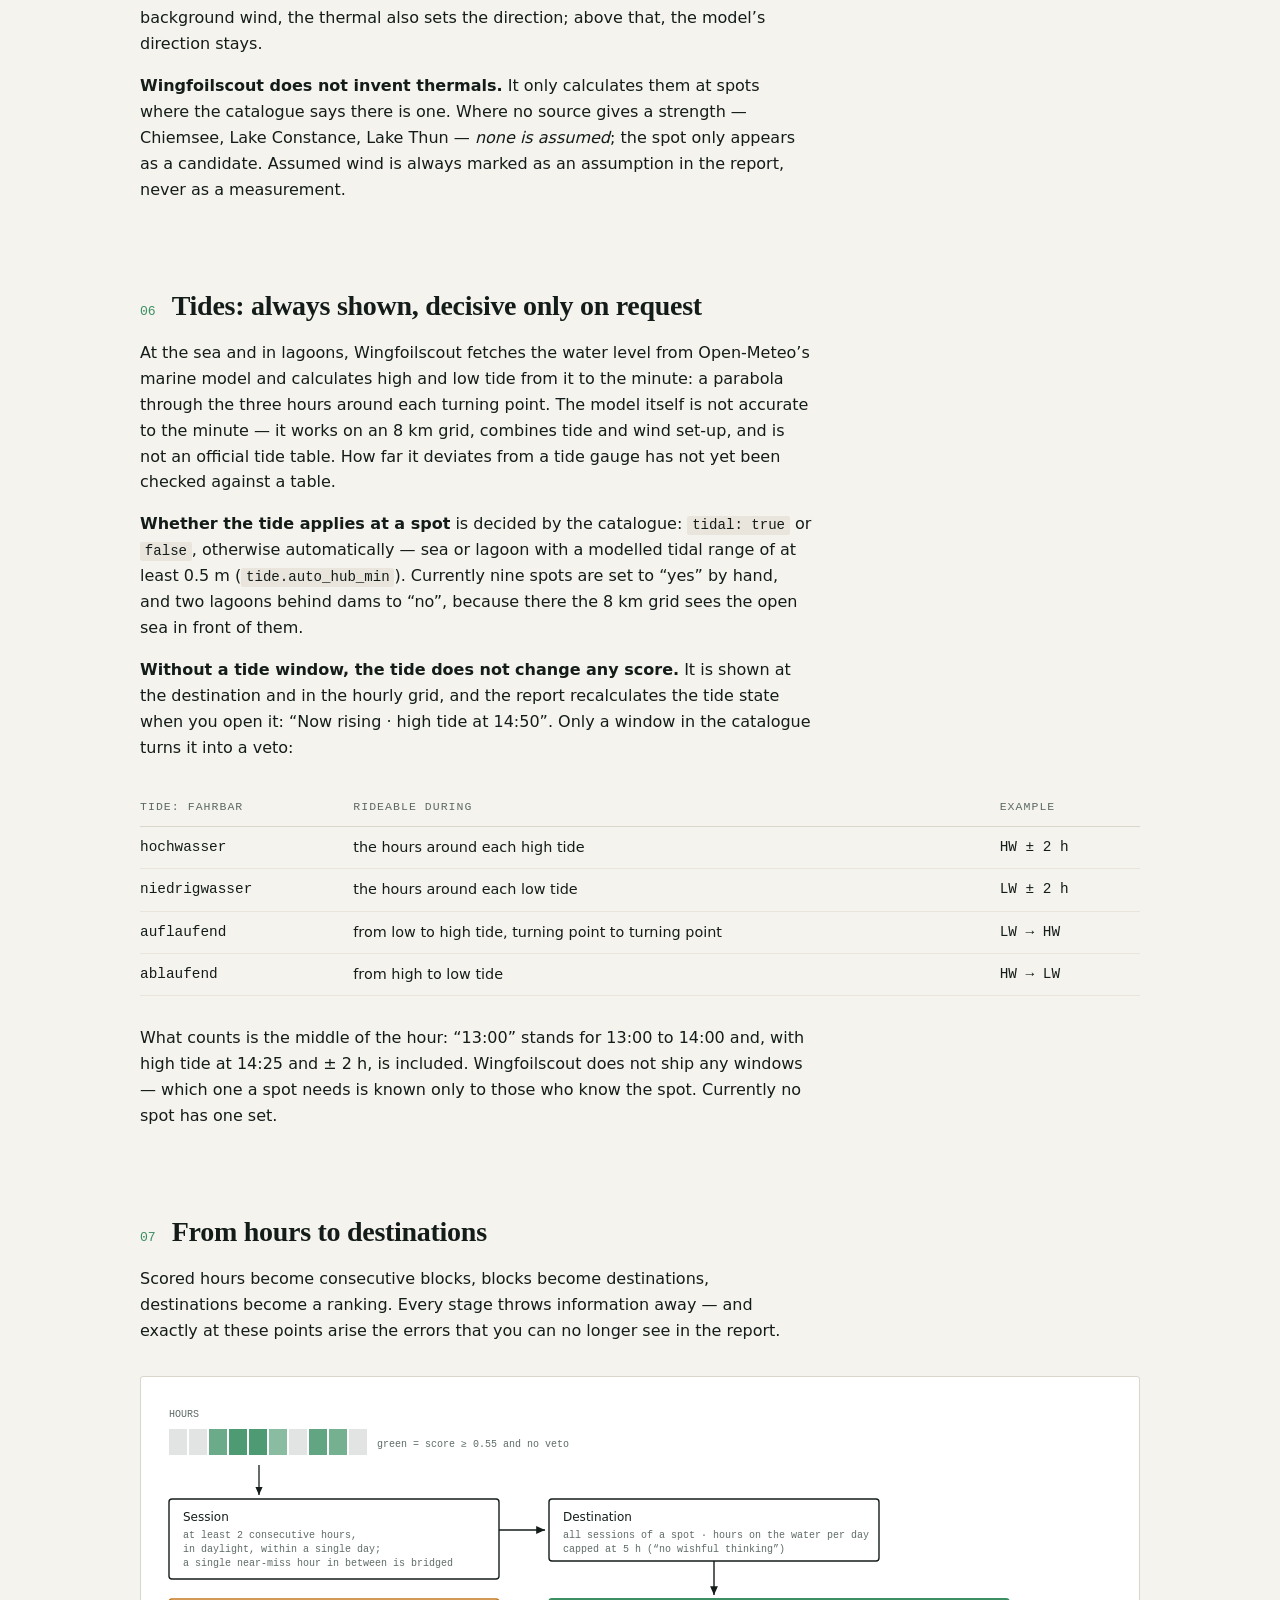
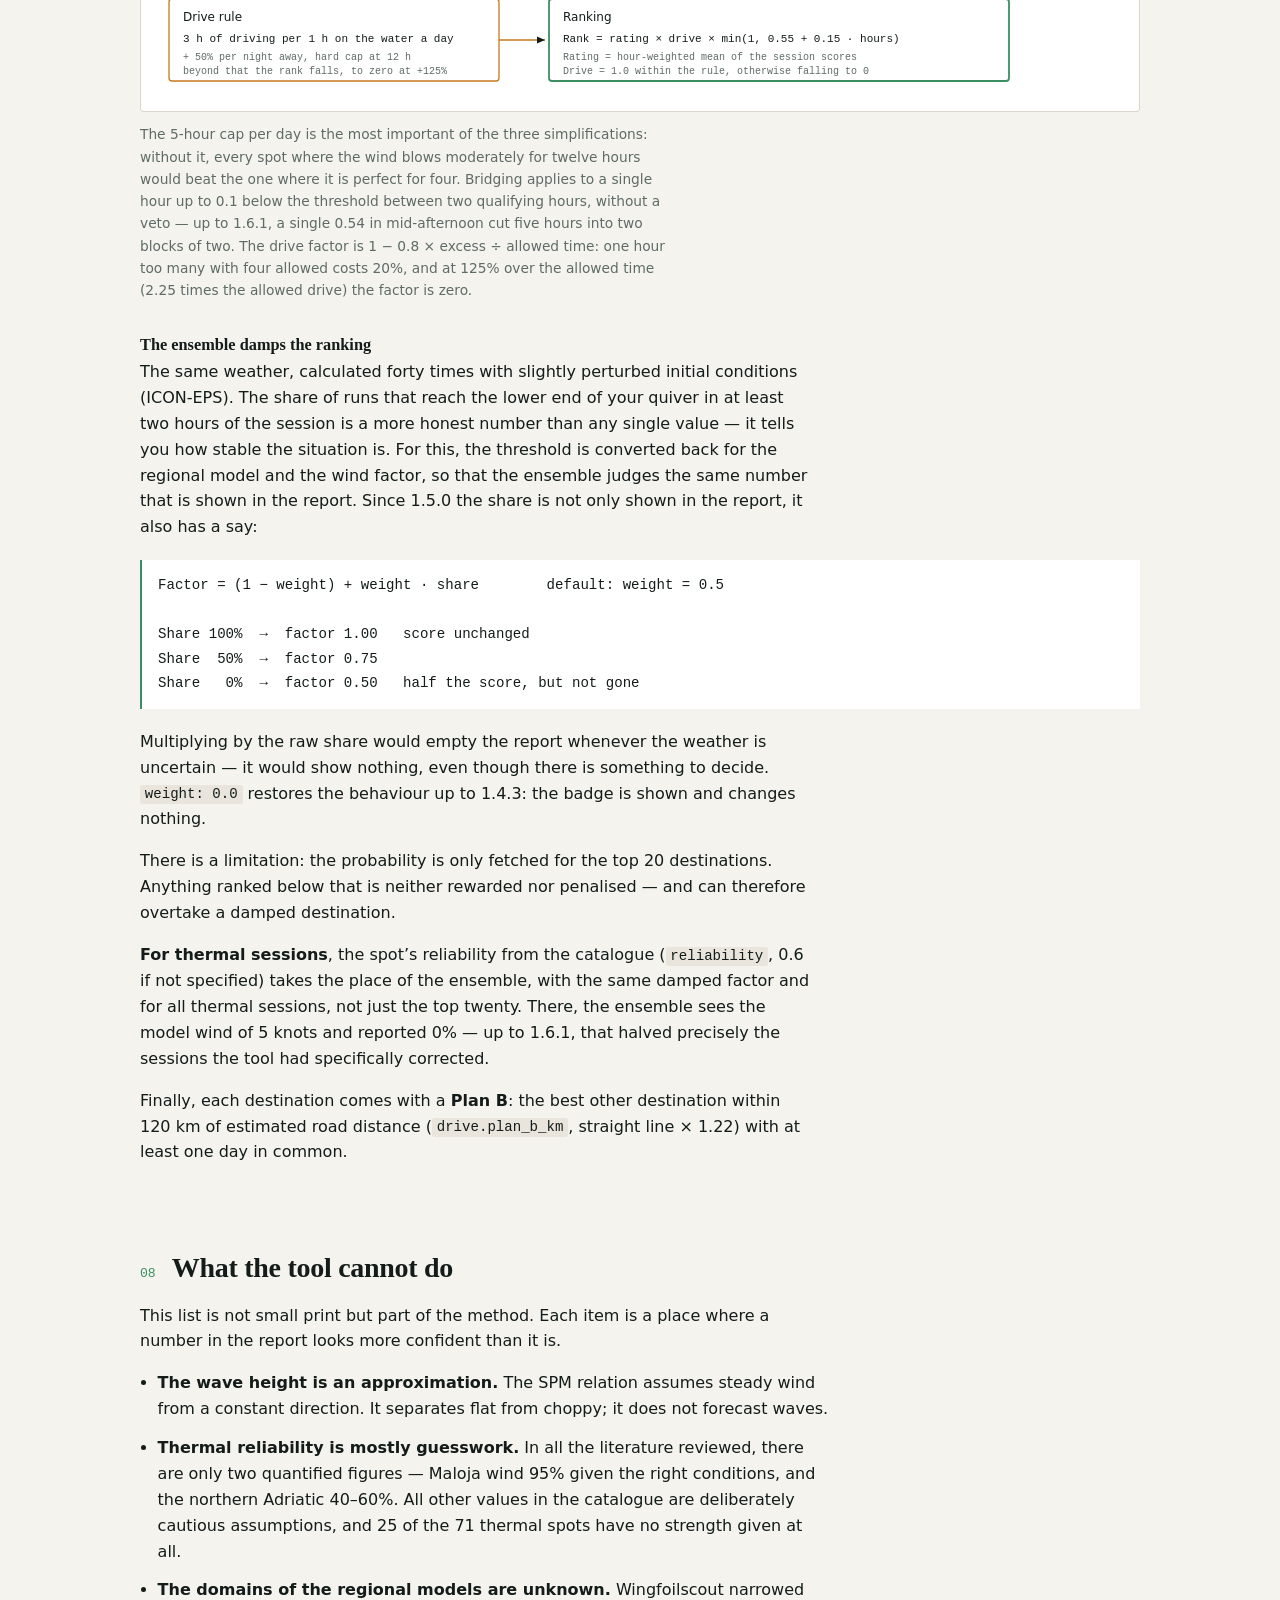
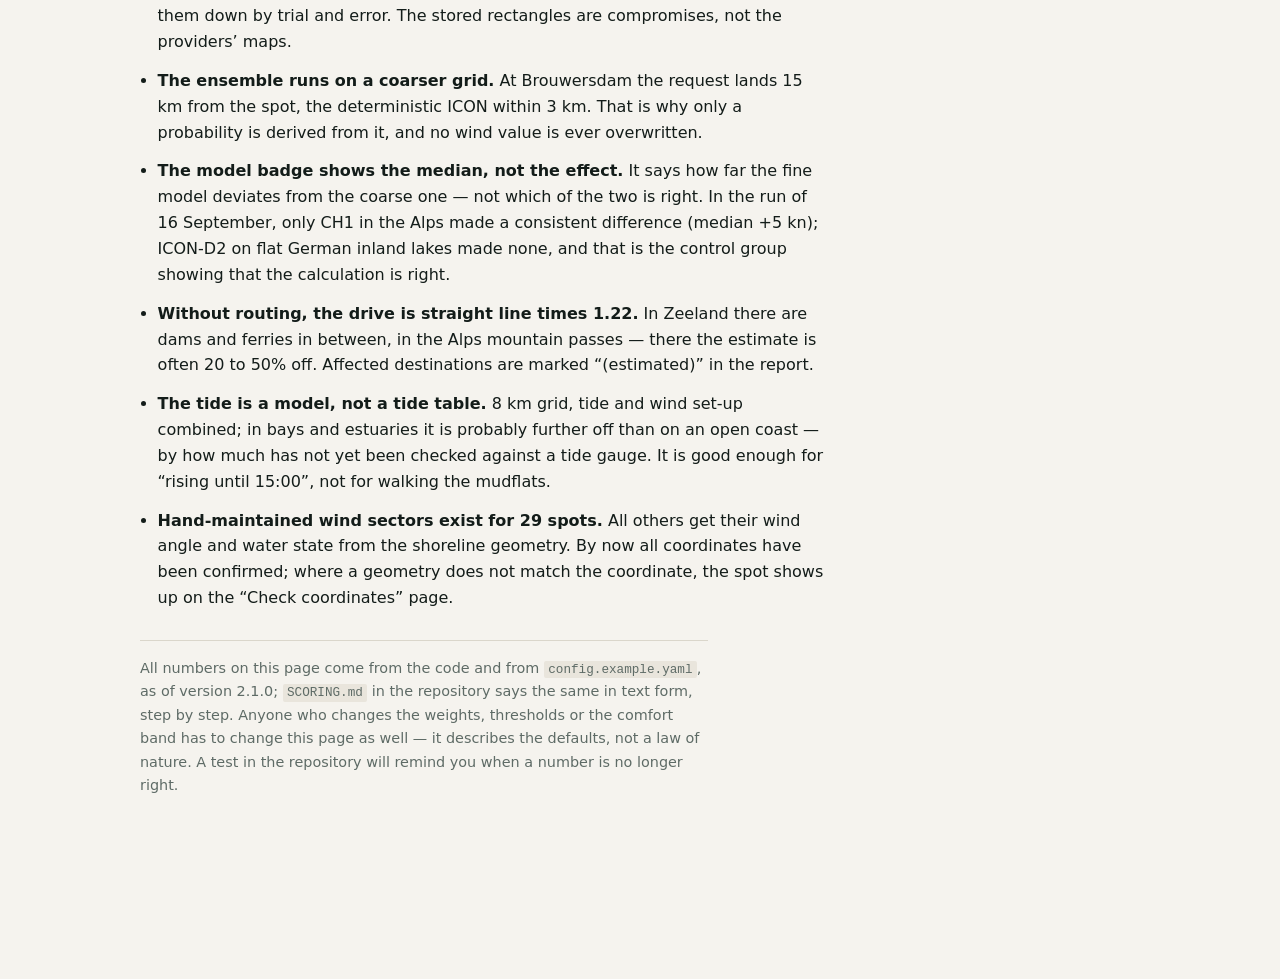
<file: docs/bewertung.html>
<!doctype html>
<html lang="en">
<head>
<meta charset="utf-8">
<meta name="viewport" content="width=device-width,initial-scale=1,viewport-fit=cover">
<!-- How Wingfoilscout calculates — part of the project site (GitHub Pages, docs/), the same page
     as the published version. No scripts, no external requests. -->
<title>How Wingfoilscout calculates</title>
<style>
  /* Layout: one reading column; figures may be wider and scroll within their own
     frame; the section numbers follow the path of an hour through the program.
     System fonts only — the page also lives as a file in the repository and
     should be readable offline, without any requests to third parties. */
  :root{
    --schrift-titel:"Iowan Old Style","Charter","Palatino Linotype",Palatino,Georgia,serif;
    --schrift-text:-apple-system,BlinkMacSystemFont,"Segoe UI",system-ui,Roboto,sans-serif;
    --schrift-mono:ui-monospace,"SF Mono",Menlo,Consolas,"Liberation Mono",monospace;
    --papier:#F5F3EE;
    --flaeche:#FFFFFF;
    --tinte:#131C19;
    --gedaempft:#5E6B66;
    --linie:#DAD6CB;
    --linie-zart:#E9E5DC;
    --gruen:#3B8F63;
    --orange:#C67A1E;
    --rot:#C24A38;
    --dunkelrot:#7A1F14;
    --petrol:#1F4E5A;
    --raster:#E4E0D5;
    color-scheme:light;
  }
  @media (prefers-color-scheme:dark){
    :root:not([data-theme="light"]){
      --papier:#0E1513;
      --flaeche:#151E1B;
      --tinte:#E6E3DA;
      --gedaempft:#98A69F;
      --linie:#27342F;
      --linie-zart:#1D2825;
      --gruen:#5CB585;
      --orange:#E0A24A;
      --rot:#E07260;
      --dunkelrot:#C0554A;
      --petrol:#78B6C4;
      --raster:#23302B;
      color-scheme:dark;
    }
  }
  :root[data-theme="dark"]{
    --papier:#0E1513;
    --flaeche:#151E1B;
    --tinte:#E6E3DA;
    --gedaempft:#98A69F;
    --linie:#27342F;
    --linie-zart:#1D2825;
    --gruen:#5CB585;
    --orange:#E0A24A;
    --rot:#E07260;
    --dunkelrot:#C0554A;
    --petrol:#78B6C4;
    --raster:#23302B;
    color-scheme:dark;
  }

  body{
    background:var(--papier);
    color:var(--tinte);
    font-family:var(--schrift-text);
    font-size:16px;
    line-height:1.62;
    -webkit-font-smoothing:antialiased;
  }
  .huelle{
    max-width:1000px;
    margin:0 auto;
    padding-inline:16px;
    padding-block:0 96px;
  }
  .schmal{max-width:66ch;}

  h1,h2,h3{font-family:var(--schrift-titel);text-wrap:balance;margin:0;}
  h1{font-size:clamp(2rem,6vw,3.1rem);font-weight:600;line-height:1.08;letter-spacing:-.018em;}
  h2{font-size:clamp(1.35rem,3.4vw,1.75rem);font-weight:600;line-height:1.2;letter-spacing:-.01em;}
  h3{font-size:1.02rem;font-weight:600;line-height:1.35;margin-bottom:.2em;}
  p{margin:0 0 1em;}
  a{color:var(--petrol);}

  /* Header */
  header.kopf{
    border-bottom:1px solid var(--linie);
    padding-block:clamp(44px,9vw,84px) clamp(28px,5vw,44px);
    margin-bottom:clamp(34px,6vw,60px);
  }
  .eyebrow{
    font-family:var(--schrift-mono);
    font-size:.72rem;letter-spacing:.13em;text-transform:uppercase;
    color:var(--gedaempft);margin:0 0 1.1em;
  }
  .lead{font-size:clamp(1.02rem,2.2vw,1.2rem);color:var(--tinte);max-width:62ch;margin-top:1.1em;}
  .stempel{
    font-family:var(--schrift-mono);
    font-size:.76rem;color:var(--gedaempft);
    display:flex;flex-wrap:wrap;gap:6px 22px;margin-top:2em;
  }

  /* Sections */
  section{margin-bottom:clamp(46px,8vw,86px);scroll-margin-top:24px;}
  .abschnittkopf{display:flex;gap:16px;align-items:baseline;margin-bottom:1.1em;}
  .nummer{
    font-family:var(--schrift-mono);
    font-size:.82rem;color:var(--gruen);font-weight:500;
    padding-top:.2em;flex:0 0 auto;
  }

  /* Figures */
  figure{margin:2em 0;}
  .figrahmen{
    background:var(--flaeche);
    border:1px solid var(--linie);
    border-radius:3px;
    padding:20px 18px 14px;
    overflow-x:auto;
  }
  figure svg{display:block;height:auto;color:var(--tinte);}
  figcaption{
    font-size:.86rem;color:var(--gedaempft);margin-top:.85em;max-width:62ch;
  }
  .svgtext{font-family:var(--schrift-text);font-size:12px;fill:currentColor;}
  .svgmono{font-family:var(--schrift-mono);font-size:11px;fill:currentColor;}
  .svgklein{font-family:var(--schrift-mono);font-size:10px;fill:var(--gedaempft);}

  /* Tables */
  .tabellenrahmen{overflow-x:auto;margin:1.8em 0;}
  table{border-collapse:collapse;width:100%;min-width:520px;font-size:.9rem;}
  th,td{text-align:left;padding:9px 14px 9px 0;border-bottom:1px solid var(--linie-zart);vertical-align:top;}
  th{
    font-family:var(--schrift-mono);font-size:.72rem;letter-spacing:.09em;
    text-transform:uppercase;color:var(--gedaempft);font-weight:500;
    border-bottom:1px solid var(--linie);
  }
  td.zahl{font-family:var(--schrift-mono);font-variant-numeric:tabular-nums;white-space:nowrap;}

  code,.formel{font-family:var(--schrift-mono);}
  code{font-size:.88em;background:var(--linie-zart);padding:.1em .34em;border-radius:2px;}
  .formel{
    display:block;background:var(--flaeche);border-left:2px solid var(--gruen);
    padding:13px 16px;margin:1.4em 0;font-size:.88rem;line-height:1.75;
    overflow-x:auto;white-space:pre;
  }

  ul{margin:0 0 1em;padding-left:1.1em;}
  li{margin-bottom:.45em;}

  .marke{
    display:inline-block;font-family:var(--schrift-mono);font-size:.72rem;
    padding:1px 7px;border-radius:2px;border:1px solid currentColor;
    letter-spacing:.03em;white-space:nowrap;
  }
  .m-veto{color:var(--rot);}
  .m-daempf{color:var(--orange);}
  .m-gruen{color:var(--gruen);}

  .notiz{
    border-top:1px solid var(--linie);
    padding-top:1.1em;margin-top:2em;font-size:.9rem;color:var(--gedaempft);
    max-width:62ch;
  }
  .grenzen li{margin-bottom:.8em;}
  .grenzen strong{color:var(--tinte);font-weight:600;}

  hr{border:0;border-top:1px solid var(--linie);margin:0;}

  @media (prefers-reduced-motion:no-preference){
    a{transition:color .15s ease;}
  }
  a:focus-visible,summary:focus-visible{outline:2px solid var(--gruen);outline-offset:3px;}
</style>
<style>body{margin:0}</style>
</head>
<body>
<div class="huelle">

<header class="kopf">
  <p class="eyebrow"><a href="index.html">Wingfoilscout</a> · Methodology</p>
  <h1>How Wingfoilscout calculates</h1>
  <p class="lead">From eight data sources to three destinations: every threshold, every weighting
  and every exclusion that is actually in the code — and the places where the tool estimates
  instead of knowing.</p>
  <div class="stempel">
    <span>Version 2.1.0</span>
    <span>278 spots in the catalogue</span>
    <span>Values from config.example.yaml</span>
    <span>Same numbers as SCORING.md</span>
  </div>
</header>

<!-- ============================ 00 ============================ -->
<section id="pipeline">
  <div class="abschnittkopf"><span class="nummer">00</span><h2>The path of an hour</h2></div>
  <div class="schmal">
    <p>Wingfoilscout does not rate spots, it rates <strong>hours</strong>. Every hour at every
    spot gets a score between 0 and 1; hard exclusions set it to 0 and record a reason. Everything
    else — sessions, destinations, ranking — is built from these hourly values by aggregating them.
    None of it is a black box: every hour knows why it is what it is.</p>
  </div>

  <figure>
    <div class="figrahmen">
      <svg viewBox="0 0 900 690" style="min-width:660px;max-width:900px;width:100%" role="img" aria-label="Flow chart: 278 spots are prefiltered by radius, season, water type and drive time; then forecast, regional model, wind factor, thermal wind and, at the sea, water temperature, waves and tide are added; every hour is scored, and from that come sessions, destinations and the ranking.">
        <defs>
          <marker id="pf" viewBox="0 0 10 10" refX="9" refY="5" markerWidth="7" markerHeight="7" orient="auto-start-reverse">
            <path d="M0,1 L9,5 L0,9 z" fill="currentColor"/>
          </marker>
        </defs>

        <!-- Left column: sources -->
        <text class="svgklein" x="8" y="18">SOURCES</text>
        <g stroke="currentColor" stroke-width="1" fill="none" opacity=".45">
          <rect x="8" y="30" width="150" height="26" rx="2"/>
          <rect x="8" y="64" width="150" height="26" rx="2"/>
          <rect x="8" y="196" width="150" height="26" rx="2"/>
          <rect x="8" y="230" width="150" height="26" rx="2"/>
          <rect x="8" y="282" width="150" height="26" rx="2"/>
          <rect x="8" y="316" width="150" height="26" rx="2"/>
          <rect x="8" y="512" width="150" height="26" rx="2"/>
          <rect x="8" y="546" width="150" height="26" rx="2"/>
        </g>
        <g class="svgmono">
          <text x="18" y="47">spots.yaml</text>
          <text x="18" y="81">OSRM (drive time)</text>
          <text x="18" y="213">Open-Meteo ×3</text>
          <text x="18" y="247">Regional model</text>
          <text x="18" y="299">Open-Meteo Marine</text>
          <text x="18" y="333">OSM / Overpass</text>
          <text x="18" y="529">ICON-EPS (40)</text>
          <text x="18" y="563">Park4Night</text>
        </g>

        <!-- Main column -->
        <g stroke="currentColor" stroke-width="1.4" fill="none">
          <rect x="300" y="26" width="300" height="46" rx="3"/>
          <rect x="300" y="118" width="300" height="46" rx="3"/>
          <rect x="300" y="210" width="300" height="46" rx="3"/>
          <rect x="300" y="302" width="300" height="46" rx="3"/>
        </g>
        <rect x="300" y="394" width="300" height="46" rx="3" fill="none" stroke="var(--gruen)" stroke-width="2"/>
        <g stroke="currentColor" stroke-width="1.4" fill="none">
          <rect x="300" y="486" width="300" height="46" rx="3"/>
          <rect x="300" y="578" width="300" height="46" rx="3"/>
        </g>

        <g class="svgtext" text-anchor="middle">
          <text x="450" y="47">Prefilter</text>
          <text x="450" y="139">Drive time per spot</text>
          <text x="450" y="231">Hourly wind series</text>
          <text x="450" y="323">Direction &amp; water state</text>
          <text x="450" y="415" fill="var(--gruen)">Hourly score 0 … 1</text>
          <text x="450" y="507">Sessions per day</text>
          <text x="450" y="599">Destinations, ranked</text>
        </g>
        <g class="svgklein" text-anchor="middle">
          <text x="450" y="63">Radius · season · water type · drive time (+35%)</text>
          <text x="450" y="155">OSRM, else straight line × 1.22 · then exact</text>
          <text x="450" y="247">3 models + regional · wind factor · thermal</text>
          <text x="450" y="339">Fetch rose, else catalogue sectors</text>
          <text x="450" y="431">5 sub-scores × model agreement</text>
          <text x="450" y="523">≥ 0.55 · ≥ 2 h · daylight · one day</text>
          <text x="450" y="615">Rating × drive × duration · Plan B</text>
        </g>

        <!-- Arrows, main column -->
        <g stroke="currentColor" stroke-width="1.4" marker-end="url(#pf)">
          <line x1="450" y1="72" x2="450" y2="112"/>
          <line x1="450" y1="164" x2="450" y2="204"/>
          <line x1="450" y1="256" x2="450" y2="296"/>
          <line x1="450" y1="348" x2="450" y2="388"/>
          <line x1="450" y1="440" x2="450" y2="480"/>
          <line x1="450" y1="532" x2="450" y2="572"/>
        </g>

        <!-- Inflows from the sources -->
        <g stroke="currentColor" stroke-width="1" opacity=".55" marker-end="url(#pf)">
          <path d="M158,43 H230 V49 H294" fill="none"/>
          <path d="M158,77 H250 V141 H294" fill="none"/>
          <path d="M158,209 H230 V233 H294" fill="none"/>
          <path d="M158,243 H250 V237 H294" fill="none"/>
          <path d="M158,295 H240 V316 H294" fill="none"/>
          <path d="M158,329 H250 V325 H294" fill="none"/>
          <path d="M158,525 H230 V601 H294" fill="none"/>
          <path d="M158,559 H250 V607 H294" fill="none"/>
        </g>

        <!-- Right: vetoes and damping -->
        <text class="svgklein" x="640" y="18">INTERVENTIONS</text>
        <g stroke="var(--rot)" stroke-width="1.3" fill="none">
          <rect x="640" y="382" width="250" height="70" rx="3"/>
        </g>
        <text class="svgmono" x="652" y="401" fill="var(--rot)">Vetoes → score 0</text>
        <text class="svgklein" x="652" y="417">past · night · water below 7 °C</text>
        <text class="svgklein" x="652" y="431">tide window · no wing · offshore</text>
        <text class="svgklein" x="652" y="445">thunderstorm · air temperature</text>
        <line x1="636" y1="417" x2="604" y2="417" stroke="var(--rot)" stroke-width="1.3" marker-end="url(#pf)"/>

        <g stroke="var(--orange)" stroke-width="1.3" fill="none">
          <rect x="640" y="566" width="250" height="84" rx="3"/>
        </g>
        <text class="svgmono" x="652" y="585" fill="var(--orange)">Ensemble damping</text>
        <text class="svgklein" x="652" y="601">40 runs of the same weather</text>
        <text class="svgklein" x="652" y="615">factor 0.5 … 1.0 on the score</text>
        <text class="svgklein" x="652" y="629">for the top 20 destinations</text>
        <text class="svgklein" x="652" y="643">thermal: the spot’s reliability</text>
        <line x1="636" y1="601" x2="604" y2="601" stroke="var(--orange)" stroke-width="1.3" marker-end="url(#pf)"/>

        <!-- Footnote inside the figure -->
        <text class="svgklein" x="8" y="672">Any source may fail: if one is missing, Wingfoilscout carries on without it and notes it in the log.</text>
      </svg>
    </div>
    <figcaption>The whole run in one picture. On the left the sources, in the middle the seven stages,
    on the right the two places where something is subtracted rather than added. The green stage is
    the only one where real calculating happens — everything above it collects numbers, everything
    below it aggregates them.</figcaption>
  </figure>
</section>

<!-- ============================ 01 ============================ -->
<section id="quellen">
  <div class="abschnittkopf"><span class="nummer">01</span><h2>Where the numbers come from</h2></div>
  <div class="schmal">
    <p>Eight sources, all without an API key or an account. None of them is load-bearing: if one
    fails, the report runs without it and says in the log what is missing. That is deliberate — a
    tool that delivers nothing at all when someone else’s server goes down is worthless at the
    decisive moment.</p>
  </div>

  <div class="tabellenrahmen">
    <table>
      <thead>
        <tr><th>Source</th><th>provides</th><th>resolution</th><th>if it fails</th></tr>
      </thead>
      <tbody>
        <tr><td>Open-Meteo Forecast</td><td>wind, gust, direction, temperature, rain, CAPE, weather code, cloud cover, solar radiation, sunrise and sunset</td><td class="zahl">7–25 km</td><td>no report</td></tr>
        <tr><td>Regional models</td><td>the same wind series, finer — overrides it hour by hour</td><td class="zahl">1–2.5 km</td><td>the coarse model stays</td></tr>
        <tr><td>ICON-EPS ensemble</td><td>40 runs of the same situation → probability</td><td class="zahl">coarser</td><td>no damping, raw score only</td></tr>
        <tr><td>Open-Meteo Marine</td><td>water temperature, wave height, water level (sea and lagoon)</td><td class="zahl">8 km</td><td>no tide, no wetsuit hint, no cold-water veto</td></tr>
        <tr><td>OpenStreetMap / Overpass</td><td>shoreline → fetch rose per spot, protected areas</td><td class="zahl">36 directions, 25 km</td><td>sectors from the catalogue</td></tr>
        <tr><td>OSRM</td><td>real drive time and road distance</td><td class="zahl">—</td><td>straight line × 1.22 at 85 km/h, marked “(estimated)”</td></tr>
        <tr><td>Park4Night</td><td>overnight spots, dogs must be allowed</td><td class="zahl">top 8 destinations</td><td>destinations without a list of overnight spots</td></tr>
        <tr><td>MeteoAlarm</td><td>official severe-weather warnings per region</td><td class="zahl">—</td><td>no warning badges</td></tr>
      </tbody>
    </table>
  </div>

  <div class="schmal">
    <p>The <strong>prefilter</strong> runs before any network request and throws out whatever is
    out of the question anyway, in this order: reference spot only, disabled in the catalogue,
    excluded water type, heavy seagrass, standing depth throughout, dog ban and wingfoiling ban (both
    only if you have switched that on), out of season, outside the radius, too far to drive. It
    checks radius and drive time with the estimate (straight line × 1.22 at 85 km/h) plus a 35%
    allowance, so that a spot does not fail because of an overly pessimistic rule of thumb. Only
    after that are the real drive times fetched, and with them radius and upper limit apply exactly.
    Spots with an unknown water type deliberately stay in; the shoreline geometry later clarifies
    what kind of water the point lies in.</p>
  </div>
</section>

<!-- ============================ 02 ============================ -->
<section id="modelle">
  <div class="abschnittkopf"><span class="nummer">02</span><h2>Which model provides the wind</h2></div>
  <div class="schmal">
    <p>Three global models always run: <code>dwd_icon_seamless</code> as the primary model, with
    <code>ncep_gfs_seamless</code> and <code>ecmwf_ifs</code> alongside. The primary model provides
    the value, the others fill gaps — and above all, they measure the <strong>agreement</strong>.
    Both requests, coarse and fine, explicitly use the <em>nearest</em> grid cell: otherwise
    Open-Meteo would move a coordinate to a cell of similar elevation <em>on land</em>, and over
    land the wind is systematically weaker because of surface roughness.</p>
    <p>Before anything is scored, the spot’s <strong>wind factor</strong> (<code>wind_factor</code>
    in the catalogue) scales wind and gusts. It is meant for spots where experience shows it blows
    more or less than the models say; the logbook suggests it from the sessions you have logged.
    1.15 means: it blows 15% more there. Currently it is set to 1.0 at all spots.</p>
  </div>

  <figure>
    <div class="figrahmen">
      <svg viewBox="0 0 880 330" style="min-width:640px;max-width:880px;width:100%" role="img" aria-label="Decision tree: Is the spot covered by a regional model? Is it the model of the spot’s country (by country code, otherwise by home country)? The country’s own model wins over a finer neighbouring model.">
        <defs>
          <marker id="pf2" viewBox="0 0 10 10" refX="9" refY="5" markerWidth="7" markerHeight="7" orient="auto-start-reverse">
            <path d="M0,1 L9,5 L0,9 z" fill="currentColor"/>
          </marker>
        </defs>

        <rect x="10" y="130" width="150" height="44" rx="3" fill="none" stroke="currentColor" stroke-width="1.4"/>
        <text class="svgtext" x="85" y="149" text-anchor="middle">Spot (lat, lon)</text>
        <text class="svgklein" x="85" y="164" text-anchor="middle">+ country code</text>

        <line x1="160" y1="152" x2="208" y2="152" stroke="currentColor" stroke-width="1.4" marker-end="url(#pf2)"/>

        <rect x="212" y="122" width="176" height="60" rx="3" fill="none" stroke="currentColor" stroke-width="1.4"/>
        <text class="svgtext" x="300" y="145" text-anchor="middle">Covered by</text>
        <text class="svgtext" x="300" y="161" text-anchor="middle">a regional model?</text>

        <!-- no -->
        <line x1="300" y1="182" x2="300" y2="248" stroke="currentColor" stroke-width="1.2" marker-end="url(#pf2)"/>
        <text class="svgklein" x="308" y="212">no</text>
        <rect x="212" y="252" width="176" height="40" rx="3" fill="none" stroke="currentColor" stroke-width="1" opacity=".6"/>
        <text class="svgmono" x="300" y="277" text-anchor="middle" opacity=".75">global models only</text>

        <!-- yes -->
        <line x1="388" y1="152" x2="436" y2="152" stroke="currentColor" stroke-width="1.4" marker-end="url(#pf2)"/>
        <text class="svgklein" x="396" y="143">yes</text>

        <rect x="440" y="122" width="176" height="60" rx="3" fill="none" stroke="currentColor" stroke-width="1.4"/>
        <text class="svgtext" x="528" y="143" text-anchor="middle">Model of the</text>
        <text class="svgtext" x="528" y="159" text-anchor="middle">spot’s country?</text>
        <text class="svgklein" x="528" y="175" text-anchor="middle">code, else home country</text>

        <line x1="616" y1="140" x2="664" y2="118" stroke="var(--gruen)" stroke-width="1.6" marker-end="url(#pf2)"/>
        <text class="svgklein" x="624" y="112" fill="var(--gruen)">yes</text>
        <rect x="668" y="78" width="200" height="56" rx="3" fill="none" stroke="var(--gruen)" stroke-width="1.8"/>
        <text class="svgtext" x="768" y="100" text-anchor="middle" fill="var(--gruen)">The country’s model</text>
        <text class="svgklein" x="768" y="118" text-anchor="middle">if several: the finest</text>

        <line x1="616" y1="166" x2="664" y2="192" stroke="currentColor" stroke-width="1.3" marker-end="url(#pf2)"/>
        <text class="svgklein" x="624" y="196">no</text>
        <rect x="668" y="172" width="200" height="56" rx="3" fill="none" stroke="currentColor" stroke-width="1.2" opacity=".75"/>
        <text class="svgtext" x="768" y="194" text-anchor="middle">Neighbouring model</text>
        <text class="svgklein" x="768" y="212" text-anchor="middle">comes second, even if finer</text>

        <text class="svgklein" x="10" y="308">Why this order: at the edge of its domain, a model is not the better source, even with a finer grid —</text>
        <text class="svgklein" x="10" y="322">there, the provider lacks the weather stations its calculations rely on.</text>
      </svg>
    </div>
    <figcaption>The first test run gave Lake Garda the Swiss 1 km model and Zeeland the French one:
    both respond there because their domains extend far beyond the national border. Since 1.4.1,
    responsibility decides first, then resolution; since 1.8.1, the spot’s country code counts
    first, and only without a code the rectangle — Fehmarn lies in both, the German and the Danish
    one, and gets ICON-D2. The regional models reach at most three days ahead.</figcaption>
  </figure>

  <div class="tabellenrahmen">
    <table>
      <thead><tr><th>Regional model</th><th>Short name</th><th>Grid</th><th>Home country</th></tr></thead>
      <tbody>
        <tr><td>meteoswiss_icon_ch1</td><td class="zahl">CH1</td><td class="zahl">1.0 km</td><td>Switzerland</td></tr>
        <tr><td>meteofrance_arome_france_hd</td><td class="zahl">AROME-HD</td><td class="zahl">1.5 km</td><td>France</td></tr>
        <tr><td>italia_meteo_arpae_icon_2i</td><td class="zahl">ICON-2I</td><td class="zahl">2.0 km</td><td>Italy</td></tr>
        <tr><td>dwd_icon_d2</td><td class="zahl">ICON-D2</td><td class="zahl">2.0 km</td><td>Germany</td></tr>
        <tr><td>knmi_harmonie_arome_netherlands</td><td class="zahl">HARMONIE</td><td class="zahl">2.0 km</td><td>Netherlands</td></tr>
        <tr><td>dmi_harmonie_arome_europe</td><td class="zahl">DMI</td><td class="zahl">2.0 km</td><td>Denmark</td></tr>
        <tr><td>geosphere_arome_austria</td><td class="zahl">AROME-AT</td><td class="zahl">2.5 km</td><td>Austria</td></tr>
      </tbody>
    </table>
  </div>

  <div class="schmal">
    <p>Which model covers which point is <strong>documented nowhere by Open-Meteo</strong> — the docs
    just say “Central Europe”. And a point outside the domain is answered with HTTP 400 instead of
    empty values, which in a batch request for twenty coordinates takes all the others down with it.
    Wingfoilscout therefore halves rejected groups until the outliers are pinned down, and remembers
    the result for each spot. This dance happens once, not on every run.</p>
  </div>

  <figure>
    <div class="figrahmen">
      <svg viewBox="0 0 360 200" style="min-width:320px;max-width:400px;width:100%" role="img" aria-label="Curve: up to a 3-knot spread between the models, agreement is 1.0; from a 9-knot spread it is down to 0.4 and stays there.">
        <g stroke="var(--raster)" stroke-width="1">
          <line x1="40" y1="30" x2="340" y2="30"/>
          <line x1="40" y1="65" x2="340" y2="65"/>
          <line x1="40" y1="100" x2="340" y2="100"/>
          <line x1="40" y1="135" x2="340" y2="135"/>
        </g>
        <line x1="40" y1="170" x2="340" y2="170" stroke="currentColor" stroke-width="1"/>
        <line x1="40" y1="30" x2="40" y2="170" stroke="currentColor" stroke-width="1"/>
        <polyline points="40,42.7 104.3,42.7 232.9,119.1 340,119.1" fill="none" stroke="var(--gruen)" stroke-width="2"/>
        <g class="svgklein" text-anchor="end">
          <text x="34" y="46">1.0</text>
          <text x="34" y="123">0.4</text>
          <text x="34" y="174">0</text>
        </g>
        <g class="svgklein" text-anchor="middle">
          <text x="40" y="188">0</text>
          <text x="104" y="188">3</text>
          <text x="233" y="188">9</text>
          <text x="340" y="188">14 kn</text>
        </g>
        <text class="svgklein" x="190" y="16" text-anchor="middle">Agreement vs. model spread</text>
      </svg>
    </div>
    <figcaption>The spread is the maximum minus the minimum of the models in that hour, including the
    regional model when it provides the wind. The agreement multiplies the finished hourly score
    by <code>0.7 + 0.3 · agreement</code> — you don’t plan a drive around an outlier. Since the
    agreement never drops below 0.4, an hour on which the models disagree completely still keeps
    82% of its score.</figcaption>
  </figure>
</section>

<!-- ============================ 03 ============================ -->
<section id="stundenscore">
  <div class="abschnittkopf"><span class="nummer">03</span><h2>The hourly score</h2></div>
  <div class="schmal">
    <p>Five sub-scores, each between 0 and 1, summed with their weights and divided by the sum of
    the weights. Then the model agreement as a factor. The weights are in the configuration and are
    an opinion, not a measurement — wind and direction together carry 58%, because without those
    two nothing works at all.</p>
  </div>

  <figure>
    <div class="figrahmen">
      <svg viewBox="0 0 860 168" style="min-width:600px;max-width:860px;width:100%" role="img" aria-label="Weight bars: wind 0.34, direction 0.24, water 0.16, weather 0.14, gustiness 0.12.">
        <rect x="10" y="40" width="272" height="42" fill="var(--gruen)" opacity=".85"/>
        <rect x="282" y="40" width="192" height="42" fill="var(--petrol)" opacity=".8"/>
        <rect x="474" y="40" width="128" height="42" fill="currentColor" opacity=".38"/>
        <rect x="602" y="40" width="112" height="42" fill="currentColor" opacity=".26"/>
        <rect x="714" y="40" width="96" height="42" fill="currentColor" opacity=".16"/>
        <g class="svgtext" text-anchor="middle" fill="var(--tinte)">
          <text x="146" y="30">Wind</text>
          <text x="378" y="30">Direction</text>
          <text x="538" y="30">Water</text>
          <text x="658" y="30">Weather</text>
          <text x="762" y="30">Gusts</text>
        </g>
        <g class="svgmono" text-anchor="middle" font-size="12">
          <text x="146" y="100">0.34</text>
          <text x="378" y="100">0.24</text>
          <text x="538" y="100">0.16</text>
          <text x="658" y="100">0.14</text>
          <text x="762" y="100">0.12</text>
        </g>
        <text class="svgklein" x="10" y="124">× model agreement: total score × (0.7 + 0.3 · agreement)</text>
        <text class="svgklein" x="10" y="142">× thunderstorm shadow: up to 2 h before and after a thunderstorm hour, an extra × 0.4</text>
        <text class="svgklein" x="10" y="160">A veto sets the score to 0 — the weighting never even comes into play.</text>
      </svg>
    </div>
    <figcaption>The weights from <code>config.example.yaml</code>. You can change them without having
    to adjust anything anywhere else — the sum is always normalised.</figcaption>
  </figure>

  <h3>Wind: wing centre times comfort band</h3>
  <div class="schmal">
    <p>Two questions in one number. First: is the wind in the middle of a wing’s range or at its
    edge? Second: is it within the comfort band you have set? The sawtooth in the chart is not a
    bug, it is the quiver — with every change of wing, the centrality starts over.</p>
  </div>

  <figure>
    <div class="figrahmen">
      <svg viewBox="0 0 480 210" style="min-width:420px;max-width:520px;width:100%" role="img" aria-label="Wind score against wind speed: zero below 10 knots, full within the band from 14 to 28 knots, then falling in a sawtooth, zero above 43 knots.">
        <rect x="108" y="30" width="159" height="140" fill="var(--gruen)" opacity=".1"/>
        <g stroke="var(--raster)" stroke-width="1">
          <line x1="40" y1="30" x2="470" y2="30"/>
          <line x1="40" y1="65" x2="470" y2="65"/>
          <line x1="40" y1="100" x2="470" y2="100"/>
          <line x1="40" y1="135" x2="470" y2="135"/>
        </g>
        <line x1="40" y1="170" x2="470" y2="170" stroke="currentColor" stroke-width="1"/>
        <line x1="40" y1="30" x2="40" y2="170" stroke="currentColor" stroke-width="1"/>
        <g transform="translate(40,30)">
          <polyline fill="none" stroke="var(--gruen)" stroke-width="2" points="0.0,140.0 11.4,140.0 17.0,140.0 22.7,89.1 28.4,72.5 34.1,55.0 39.7,36.7 45.4,25.5 51.1,22.3 56.8,19.1 62.4,15.9 68.1,12.7 73.8,12.7 79.5,12.7 85.1,12.7 90.8,12.7 96.5,12.7 102.2,12.7 107.8,12.7 113.5,12.7 119.2,12.7 124.9,12.7 130.5,12.7 136.2,12.7 141.9,12.7 147.6,12.7 153.2,12.7 158.9,12.7 164.6,12.7 170.3,12.7 175.9,12.7 181.6,12.7 187.3,12.7 193.0,12.7 198.6,12.7 204.3,12.7 210.0,12.7 215.7,12.7 221.4,12.7 227.0,12.7 232.7,26.2 238.4,36.9 244.1,32.7 249.7,28.8 255.4,28.6 261.1,31.8 266.8,35.0 272.4,38.2 278.1,41.4 283.8,44.5 289.5,47.7 295.1,50.9 300.8,54.1 306.5,57.3 312.2,60.5 317.8,63.6 323.5,63.6 329.2,63.6 334.9,63.6 340.5,63.6 346.2,63.6 351.9,65.9 357.6,70.4 363.2,74.8 368.9,79.4 374.6,83.9 380.3,88.3 385.9,92.8 391.6,97.4 397.3,101.8 403.0,140.0 408.6,140.0 414.3,140.0"/>
        </g>
        <g class="svgklein" text-anchor="end">
          <text x="34" y="46">1.0</text>
          <text x="34" y="104">0.5</text>
          <text x="34" y="174">0</text>
        </g>
        <g class="svgklein" text-anchor="middle">
          <text x="63" y="188">10</text>
          <text x="108" y="188">14</text>
          <text x="267" y="188">28</text>
          <text x="437" y="188">43 kn</text>
        </g>
        <text class="svgklein" x="188" y="163" text-anchor="middle" fill="var(--gruen)">comfort band 14–28 kn</text>
        <text class="svgklein" x="40" y="16">Wind score · quiver 6.5 / 5.0 / 4.2 / 3.5 / 2.5 m²</text>
        <text class="svgklein" x="46" y="204">below 10 and above 43 kn: no suitable wing → veto</text>
      </svg>
    </div>
    <figcaption>Outside the band the score tapers off gently (to no less than 0.6 of the centrality
    value), not to zero — 12 knots is not a great day, but not a reason for exclusion either. The
    hard cut only comes when no wing fits any more.</figcaption>
  </figure>

  <h3>Gustiness: gust divided by mean wind</h3>
  <figure>
    <div class="figrahmen">
      <svg viewBox="0 0 360 200" style="min-width:320px;max-width:400px;width:100%" role="img" aria-label="Gustiness score: full score up to a factor of 1.25, then falling linearly to 0.3 at a factor of 1.60, constant at 0.3 above that.">
        <g stroke="var(--raster)" stroke-width="1">
          <line x1="40" y1="30" x2="340" y2="30"/>
          <line x1="40" y1="65" x2="340" y2="65"/>
          <line x1="40" y1="100" x2="340" y2="100"/>
          <line x1="40" y1="135" x2="340" y2="135"/>
        </g>
        <line x1="40" y1="170" x2="340" y2="170" stroke="currentColor" stroke-width="1"/>
        <line x1="40" y1="30" x2="40" y2="170" stroke="currentColor" stroke-width="1"/>
        <g transform="translate(40,30)">
          <polyline points="0.0,12.7 62.5,12.7 150.0,101.8 300.0,101.8" fill="none" stroke="var(--orange)" stroke-width="2"/>
        </g>
        <g class="svgklein" text-anchor="end">
          <text x="34" y="46">1.0</text>
          <text x="34" y="135">0.3</text>
          <text x="34" y="174">0</text>
        </g>
        <g class="svgklein" text-anchor="middle">
          <text x="40" y="188">1.0</text>
          <text x="103" y="188">1.25</text>
          <text x="190" y="188">1.60</text>
          <text x="332" y="188">2.2</text>
        </g>
        <text class="svgklein" x="190" y="16" text-anchor="middle">Gustiness score vs. gust factor</text>
      </svg>
    </div>
    <figcaption>Additionally capped at 0.25 if the gust is more than 6 knots above the top of the
    quiver’s range — then even a good mean wind no longer helps.</figcaption>
  </figure>

  <h3>Vetoes: the cascade before the calculation</h3>
  <div class="schmal">
    <p>A veto is not a downgrade but a stop: score 0, reason recorded, next hour. The order in the
    code is chosen deliberately — whatever makes the hour impossible in principle is checked
    first.</p>
  </div>

  <div class="tabellenrahmen">
    <table>
      <thead><tr><th>#</th><th>Check</th><th>Threshold</th><th>Effect</th></tr></thead>
      <tbody>
        <tr><td class="zahl">1</td><td>Hour already past</td><td class="zahl">time of the run</td><td><span class="marke m-veto">Veto</span></td></tr>
        <tr><td class="zahl">2</td><td>Water temperature — sea and lagoon only, with the “Water temperature and wave model” box ticked</td><td class="zahl">&lt; 7 °C</td><td><span class="marke m-veto">Veto</span></td></tr>
        <tr><td class="zahl">3</td><td>Daylight</td><td class="zahl">sunrise + 30 min … sunset − 30 min</td><td><span class="marke m-veto">Veto</span></td></tr>
        <tr><td class="zahl">4</td><td>Tide window — only where the catalogue sets one</td><td class="zahl">e.g. HW ± 2 h</td><td><span class="marke m-veto">Veto</span></td></tr>
        <tr><td class="zahl">5</td><td>Suitable wing in the quiver</td><td class="zahl">10 … 43 kn</td><td><span class="marke m-veto">Veto</span></td></tr>
        <tr><td class="zahl">6</td><td>Offshore with a lot of water downwind — only with <code>offshore_veto_km</code> above 0, off by default</td><td class="zahl">km of open water downwind</td><td><span class="marke m-veto">Veto</span></td></tr>
        <tr><td class="zahl">7</td><td>Thunderstorm reported or air temperature out of range</td><td class="zahl">WMO 95 / 96 / 99 · 7 … 35 °C</td><td><span class="marke m-veto">Veto</span></td></tr>
        <tr><td class="zahl">—</td><td>Close to a temperature limit</td><td class="zahl">&lt; 3 °C away</td><td><span class="marke m-daempf">× 0.8</span></td></tr>
        <tr><td class="zahl">—</td><td>Rain</td><td class="zahl">from 0.6 mm/h · from 3.0 mm/h</td><td><span class="marke m-daempf">linear … × 0.2</span></td></tr>
        <tr><td class="zahl">—</td><td>Thunderstorm potential (CAPE)</td><td class="zahl">from 1200 · from 2000 J/kg</td><td><span class="marke m-daempf">× 0.7 · × 0.35</span></td></tr>
        <tr><td class="zahl">—</td><td>Thunderstorm shadow</td><td class="zahl">± 2 h around a thunderstorm hour</td><td><span class="marke m-daempf">× 0.4</span></td></tr>
      </tbody>
    </table>
  </div>

  <div class="schmal">
    <p>The <strong>thunderstorm shadow</strong> is where the tool goes beyond a forecast portal:
    the model only flags the hour in which it calculates a thunderstorm at that grid point — out on
    the water, the window around it matters just as much.</p>
  </div>
</section>

<!-- ============================ 04 ============================ -->
<section id="geometrie">
  <div class="abschnittkopf"><span class="nummer">04</span><h2>Direction and water from the shoreline geometry</h2></div>
  <div class="schmal">
    <p>Maintaining wind sectors by hand does not scale to 278 spots — currently 29 have them.
    Wingfoilscout therefore measures the wind angle from OpenStreetMap: from the spot’s coordinate,
    in 36 directions, up to 25 km each, until it hits land. That gives the <strong>fetch
    rose</strong> — how far the wind has travelled over water, from every direction.
    Hand-maintained sectors beat the geometry when both exist.</p>
    <p>Everything else follows from two numbers of the rose: the fetch <em>upwind</em> and the room
    <em>downwind</em>.</p>
  </div>

  <figure>
    <div class="figrahmen">
      <svg viewBox="0 0 860 258" style="min-width:640px;max-width:860px;width:100%" role="img" aria-label="Scale of the ratio of upwind fetch to downwind room: below 0.15 offshore, 0.35 to 2.9 side-shore with full score, above 6.7 onshore.">
        <text class="svgklein" x="10" y="24">Ratio: upwind fetch ÷ downwind room</text>

        <rect x="10" y="44" width="150" height="46" fill="var(--orange)" opacity=".16"/>
        <rect x="160" y="44" width="110" height="46" fill="currentColor" opacity=".08"/>
        <rect x="270" y="44" width="300" height="46" fill="var(--gruen)" opacity=".2"/>
        <rect x="570" y="44" width="130" height="46" fill="currentColor" opacity=".08"/>
        <rect x="700" y="44" width="150" height="46" fill="var(--rot)" opacity=".14"/>
        <rect x="10" y="44" width="840" height="46" fill="none" stroke="currentColor" stroke-width="1"/>
        <g stroke="currentColor" stroke-width="1" opacity=".5">
          <line x1="160" y1="44" x2="160" y2="90"/>
          <line x1="270" y1="44" x2="270" y2="90"/>
          <line x1="570" y1="44" x2="570" y2="90"/>
          <line x1="700" y1="44" x2="700" y2="90"/>
        </g>

        <g class="svgtext" text-anchor="middle">
          <text x="85" y="72">offshore</text>
          <text x="215" y="72">side-on</text>
          <text x="420" y="72">side-shore</text>
          <text x="635" y="72">side-on</text>
          <text x="775" y="72">onshore</text>
        </g>
        <g class="svgmono" text-anchor="middle" font-size="11" opacity=".8">
          <text x="85" y="110">0.50</text>
          <text x="215" y="110">0.88</text>
          <text x="420" y="110">1.00</text>
          <text x="635" y="110">0.88</text>
          <text x="775" y="110">0.55</text>
        </g>
        <g class="svgklein" text-anchor="middle">
          <text x="160" y="128">0.15</text>
          <text x="270" y="128">0.35</text>
          <text x="570" y="128">2.9</text>
          <text x="700" y="128">6.7</text>
        </g>
        <text class="svgklein" x="10" y="148">flat, but you drift out</text>
        <text class="svgklein" x="850" y="148" text-anchor="end">waves and shore break right in front of you</text>

        <line x1="10" y1="176" x2="850" y2="176" stroke="var(--linie)" stroke-width="1"/>
        <text class="svgklein" x="10" y="198">First, two hard limits from the rose:</text>
        <text class="svgmono" x="10" y="218">Upwind ≤ 400 m → offshore   ·   downwind ≤ 500 m → onshore   ·   both blocked → “no open water”, score 0.10</text>
        <text class="svgklein" x="10" y="242">The number under each field is the direction score that goes into the weighted sum.</text>
      </svg>
    </div>
    <figcaption>The same rose answers both questions that matter at a spot: is the wind coming from a
    good direction, and how much water is in front of me if something goes wrong?</figcaption>
  </figure>

  <div class="schmal">
    <p>The upwind fetch also yields the wave height, via the fetch-limited engineering approximation
    from the Shore Protection Manual:</p>
  </div>

  <div class="formel">H_s = 0.0016 · U · √(F / g)        U in m/s, F in m, g = 9.81 m/s²

H_s &lt; 0.25 m  →  flat     water score 1.00
H_s &lt; 0.60 m  →  chop     water score 0.80
otherwise     →  wave     water score 0.59</div>

  <div class="schmal">
    <p>The water scores come from the chop aversion in the configuration (default 0.7): at 0 the
    water state does not matter, at 1 only flat water counts. Above 22 knots, everything except
    <code>flat</code> loses another 10%.</p>
    <p>This is explicitly an approximation. It assumes that the wind has been blowing from the same
    direction for long enough, and it uses the 10-metre wind instead of the wind stress factor. At
    the sea it is therefore replaced by Open-Meteo’s <strong>wave model</strong> wherever that
    provides a value — with swell, tide and seabed profile; the fetch is still used for the wind
    angle. On inland lakes the approximation remains. Where hand-maintained sectors apply, the water
    state comes from the sector and the wave model is shown for information only.</p>
    <p>If a spot has neither a rose nor sectors, the direction is scored <strong>0.6</strong> —
    neutral. If it has sectors but none of them matches, it is <strong>0.2</strong>: that is a
    statement, not a gap. The difference matters, because otherwise every imported spot without
    maintained sectors would become invisible.</p>
  </div>
</section>

<!-- ============================ 05 ============================ -->
<section id="thermik">
  <div class="abschnittkopf"><span class="nummer">05</span><h2>Thermal wind: where the models fail</h2></div>
  <div class="schmal">
    <p>Ora, Maloja wind, Breva, Maestral: at these spots the circulation is smaller than the model
    grid. The model sees 5 knots where there are actually 18. For 71 spots, the catalogue therefore
    records which thermal wind blows there, when, from which direction, how strongly and how
    reliably — with a source. From that, Wingfoilscout calculates whether it will blow
    <em>today</em>.</p>
    <p>Three quantities decide that, and all three are backed by sources rather than guessed:</p>
  </div>

  <figure>
    <div class="figrahmen">
      <svg viewBox="0 0 800 210" style="min-width:660px;max-width:800px;width:100%" role="img" aria-label="Two curves: on the left the opposing-wind factor, which rises to 1.15 at 3 knots and is zero from 9 knots; on the right the daily cycle within the thermal window.">
        <!-- left: opposing wind -->
        <g stroke="var(--raster)" stroke-width="1">
          <line x1="40" y1="30" x2="340" y2="30"/><line x1="40" y1="65" x2="340" y2="65"/>
          <line x1="40" y1="100" x2="340" y2="100"/><line x1="40" y1="135" x2="340" y2="135"/>
        </g>
        <line x1="40" y1="170" x2="340" y2="170" stroke="currentColor" stroke-width="1"/>
        <line x1="40" y1="30" x2="40" y2="170" stroke="currentColor" stroke-width="1"/>
        <g transform="translate(40,30)">
          <polyline points="0.0,23.3 75.0,5.8 150.0,23.3 162.5,59.0 175.0,88.1 187.5,110.8 200.0,127.0 212.5,136.8 225.0,140.0 300.0,140.0" fill="none" stroke="var(--gruen)" stroke-width="2"/>
        </g>
        <line x1="40" y1="53.3" x2="340" y2="53.3" stroke="currentColor" stroke-width="1" stroke-dasharray="3 3" opacity=".45"/>
        <g class="svgklein" text-anchor="end">
          <text x="34" y="40">1.15</text><text x="34" y="57">1.0</text><text x="34" y="174">0</text>
        </g>
        <g class="svgklein" text-anchor="middle">
          <text x="40" y="188">0</text><text x="115" y="188">3</text><text x="190" y="188">6</text>
          <text x="265" y="188">9</text><text x="332" y="188">12 kn</text>
        </g>
        <text class="svgklein" x="40" y="16">Opposing-wind factor vs. offshore gradient wind</text>
        <text class="svgklein" x="46" y="204">light opposing wind boosts · no breeze from 9 kn</text>

        <!-- right: daily cycle -->
        <g stroke="var(--raster)" stroke-width="1">
          <line x1="460" y1="30" x2="760" y2="30"/><line x1="460" y1="65" x2="760" y2="65"/>
          <line x1="460" y1="100" x2="760" y2="100"/><line x1="460" y1="135" x2="760" y2="135"/>
        </g>
        <line x1="460" y1="170" x2="760" y2="170" stroke="currentColor" stroke-width="1"/>
        <line x1="460" y1="30" x2="460" y2="170" stroke="currentColor" stroke-width="1"/>
        <g transform="translate(460,30)">
          <polyline points="0.0,93.3 75.0,23.3 210.0,23.3 300.0,110.8" fill="none" stroke="var(--orange)" stroke-width="2"/>
        </g>
        <g class="svgklein" text-anchor="end">
          <text x="454" y="57">1.0</text><text x="454" y="127">0.4</text><text x="454" y="174">0</text>
        </g>
        <g class="svgklein" text-anchor="middle">
          <text x="460" y="188">12:00</text><text x="535" y="188">13:45</text><text x="670" y="188">16:54</text><text x="752" y="188">19:00</text>
        </g>
        <text class="svgklein" x="460" y="16">Daily cycle in the stored window (here 12:00–19:00)</text>
        <text class="svgklein" x="466" y="204">rises from 0.4, plateau 25–70%, fades to 0.25</text>
      </svg>
    </div>
    <figcaption>The kink at 3 knots is not a cosmetic flaw: a weak offshore gradient wind
    <em>strengthens</em> the sea breeze instead of weakening it (Arritt 1993). Only above that does
    it tip over, and from about 7–8 knots offshore, according to the Centro Meteo Ligure, nothing is
    left at all.</figcaption>
  </figure>

  <div class="schmal">
    <p>The third quantity is the <strong>solar energy received since sunrise</strong>, not the
    sunshine in that hour: the thermal lives on how much heat the morning has already put into the
    ground. From 1800 Wh/m² it counts as full; if the model has no radiation data, cloud cover is
    the fallback.</p>
  </div>

  <div class="formel">Hourly potential = daily cycle · energy · opposing wind          (0 … 1.15)

Daily potential  = Σ hourly potential ÷ Σ daily cycle · reliability

Assumed wind = typical strength · trust · hourly potential
               — only if that is above what the model shows anyway</div>

  <div class="schmal">
    <p>Reliability is no longer part of the assumed wind: up to 1.6.1, 16 knots at 70% gave 11 knots,
    a number that never occurs on any day — if the Ora blows, it is 16, otherwise 0. Reliability is
    a probability, and it now goes where probabilities belong: into the ranking of destinations, in
    place of the ensemble (section 07).</p>
    <p>In the daily potential, the daily cycle cancels out. What remains is what actually differs
    today: solar radiation and opposing wind, times the spot’s reliability. Up to 1.5.1 this was the
    maximum over the session — and on every sunny day, that is the one hour in which all three
    ingredients happen to line up. In the run of 16 September, all five thermal destinations were
    therefore between 96 and 100%.</p>
    <p>And one rule that is not a curve: some thermals are killed off by a particular background
    flow. For the Maloja wind, according to SRF Meteo, an upper-level flow from north to south-east
    is enough, and then it practically never blows. Such sectors are recorded for 28 spots in the catalogue
    (<code>suppressed_by</code>) and set the potential hard to zero from 6 knots out of that
    direction. Below 8 knots of background wind, the thermal also sets the direction; above that,
    the model’s direction stays.</p>
    <p><strong>Wingfoilscout does not invent thermals.</strong> It only calculates them at spots
    where the catalogue says there is one. Where no source gives a strength — Chiemsee, Lake
    Constance, Lake Thun — <em>none is assumed</em>; the spot only appears as a candidate. Assumed
    wind is always marked as an assumption in the report, never as a measurement.</p>
  </div>
</section>

<!-- ============================ 06 ============================ -->
<section id="tide">
  <div class="abschnittkopf"><span class="nummer">06</span><h2>Tides: always shown, decisive only on request</h2></div>
  <div class="schmal">
    <p>At the sea and in lagoons, Wingfoilscout fetches the water level from Open-Meteo’s marine
    model and calculates high and low tide from it to the minute: a parabola through the three hours
    around each turning point. The model itself is not accurate to the minute — it works on an 8 km
    grid, combines tide and wind set-up, and is not an official tide table. How far it deviates from
    a tide gauge has not yet been checked against a table.</p>
    <p><strong>Whether the tide applies at a spot</strong> is decided by the catalogue:
    <code>tidal: true</code> or <code>false</code>, otherwise automatically — sea or lagoon with a
    modelled tidal range of at least 0.5 m (<code>tide.auto_hub_min</code>). Currently nine spots
    are set to “yes” by hand, and two lagoons behind dams to “no”, because there the 8 km grid sees
    the open sea in front of them.</p>
    <p><strong>Without a tide window, the tide does not change any score.</strong> It is shown at the
    destination and in the hourly grid, and the report recalculates the tide state when you open it:
    “Now rising · high tide at 14:50”. Only a window in the catalogue turns it into a veto:</p>
  </div>

  <div class="tabellenrahmen">
    <table>
      <thead><tr><th>tide: fahrbar</th><th>rideable during</th><th>Example</th></tr></thead>
      <tbody>
        <tr><td class="zahl">hochwasser</td><td>the hours around each high tide</td><td class="zahl">HW ± 2 h</td></tr>
        <tr><td class="zahl">niedrigwasser</td><td>the hours around each low tide</td><td class="zahl">LW ± 2 h</td></tr>
        <tr><td class="zahl">auflaufend</td><td>from low to high tide, turning point to turning point</td><td class="zahl">LW → HW</td></tr>
        <tr><td class="zahl">ablaufend</td><td>from high to low tide</td><td class="zahl">HW → LW</td></tr>
      </tbody>
    </table>
  </div>

  <div class="schmal">
    <p>What counts is the middle of the hour: “13:00” stands for 13:00 to 14:00 and, with high tide at
    14:25 and ± 2 h, is included. Wingfoilscout does not ship any windows — which one a spot needs
    is known only to those who know the spot. Currently no spot has one set.</p>
  </div>
</section>

<!-- ============================ 07 ============================ -->
<section id="ziele">
  <div class="abschnittkopf"><span class="nummer">07</span><h2>From hours to destinations</h2></div>
  <div class="schmal">
    <p>Scored hours become consecutive blocks, blocks become destinations, destinations become a
    ranking. Every stage throws information away — and exactly at these points arise the errors
    that you can no longer see in the report.</p>
  </div>

  <figure>
    <div class="figrahmen">
      <svg viewBox="0 0 860 300" style="min-width:660px;max-width:860px;width:100%" role="img" aria-label="Three stages: hours become sessions, sessions become destinations, and destinations are ranked by rating, drive and duration.">
        <defs>
          <marker id="pf3" viewBox="0 0 10 10" refX="9" refY="5" markerWidth="7" markerHeight="7" orient="auto-start-reverse">
            <path d="M0,1 L9,5 L0,9 z" fill="currentColor"/>
          </marker>
        </defs>

        <text class="svgklein" x="10" y="20">HOURS</text>
        <g>
          <rect x="10" y="32" width="18" height="26" fill="currentColor" opacity=".12"/>
          <rect x="30" y="32" width="18" height="26" fill="currentColor" opacity=".12"/>
          <rect x="50" y="32" width="18" height="26" fill="var(--gruen)" opacity=".75"/>
          <rect x="70" y="32" width="18" height="26" fill="var(--gruen)" opacity=".9"/>
          <rect x="90" y="32" width="18" height="26" fill="var(--gruen)" opacity=".9"/>
          <rect x="110" y="32" width="18" height="26" fill="var(--gruen)" opacity=".6"/>
          <rect x="130" y="32" width="18" height="26" fill="currentColor" opacity=".12"/>
          <rect x="150" y="32" width="18" height="26" fill="var(--gruen)" opacity=".8"/>
          <rect x="170" y="32" width="18" height="26" fill="var(--gruen)" opacity=".7"/>
          <rect x="190" y="32" width="18" height="26" fill="currentColor" opacity=".12"/>
        </g>
        <text class="svgklein" x="218" y="50">green = score ≥ 0.55 and no veto</text>

        <line x1="100" y1="68" x2="100" y2="98" stroke="currentColor" stroke-width="1.3" marker-end="url(#pf3)"/>

        <rect x="10" y="102" width="330" height="80" rx="3" fill="none" stroke="currentColor" stroke-width="1.4"/>
        <text class="svgtext" x="24" y="124">Session</text>
        <text class="svgklein" x="24" y="141">at least 2 consecutive hours,</text>
        <text class="svgklein" x="24" y="155">in daylight, within a single day;</text>
        <text class="svgklein" x="24" y="169">a single near-miss hour in between is bridged</text>

        <line x1="340" y1="133" x2="386" y2="133" stroke="currentColor" stroke-width="1.4" marker-end="url(#pf3)"/>

        <rect x="390" y="102" width="330" height="62" rx="3" fill="none" stroke="currentColor" stroke-width="1.4"/>
        <text class="svgtext" x="404" y="124">Destination</text>
        <text class="svgklein" x="404" y="141">all sessions of a spot · hours on the water per day</text>
        <text class="svgklein" x="404" y="155">capped at 5 h (“no wishful thinking”)</text>

        <line x1="555" y1="164" x2="555" y2="198" stroke="currentColor" stroke-width="1.4" marker-end="url(#pf3)"/>

        <rect x="390" y="202" width="460" height="82" rx="3" fill="none" stroke="var(--gruen)" stroke-width="1.8"/>
        <text class="svgtext" x="404" y="224" fill="var(--gruen)">Ranking</text>
        <text class="svgmono" x="404" y="245">Rank = rating × drive × min(1, 0.55 + 0.15 · hours)</text>
        <text class="svgklein" x="404" y="263">Rating = hour-weighted mean of the session scores</text>
        <text class="svgklein" x="404" y="277">Drive = 1.0 within the rule, otherwise falling to 0</text>

        <rect x="10" y="202" width="330" height="82" rx="3" fill="none" stroke="var(--orange)" stroke-width="1.3"/>
        <text class="svgtext" x="24" y="224" fill="var(--orange)">Drive rule</text>
        <text class="svgmono" x="24" y="245">3 h of driving per 1 h on the water a day</text>
        <text class="svgklein" x="24" y="263">+ 50% per night away, hard cap at 12 h</text>
        <text class="svgklein" x="24" y="277">beyond that the rank falls, to zero at +125%</text>
        <line x1="340" y1="243" x2="386" y2="243" stroke="var(--orange)" stroke-width="1.3" marker-end="url(#pf3)"/>
      </svg>
    </div>
    <figcaption>The 5-hour cap per day is the most important of the three simplifications: without
    it, every spot where the wind blows moderately for twelve hours would beat the one where it is
    perfect for four. Bridging applies to a single hour up to 0.1 below the threshold between two
    qualifying hours, without a veto — up to 1.6.1, a single 0.54 in mid-afternoon cut five hours
    into two blocks of two. The drive factor is 1 − 0.8 × excess ÷ allowed time: one hour too many
    with four allowed costs 20%, and at 125% over the allowed time (2.25 times the allowed drive)
    the factor is zero.</figcaption>
  </figure>

  <h3>The ensemble damps the ranking</h3>
  <div class="schmal">
    <p>The same weather, calculated forty times with slightly perturbed initial conditions
    (ICON-EPS). The share of runs that reach the lower end of your quiver in at least two hours of
    the session is a more honest number than any single value — it tells you how stable the
    situation is. For this, the threshold is converted back for the regional model and the wind
    factor, so that the ensemble judges the same number that is shown in the report. Since 1.5.0
    the share is not only shown in the report, it also has a say:</p>
  </div>

  <div class="formel">Factor = (1 − weight) + weight · share        default: weight = 0.5

Share 100%  →  factor 1.00   score unchanged
Share  50%  →  factor 0.75
Share   0%  →  factor 0.50   half the score, but not gone</div>

  <div class="schmal">
    <p>Multiplying by the raw share would empty the report whenever the weather is uncertain — it
    would show nothing, even though there is something to decide. <code>weight: 0.0</code> restores
    the behaviour up to 1.4.3: the badge is shown and changes nothing.</p>
    <p>There is a limitation: the probability is only fetched for the top 20 destinations. Anything
    ranked below that is neither rewarded nor penalised — and can therefore overtake a damped
    destination.</p>
    <p><strong>For thermal sessions</strong>, the spot’s reliability from the catalogue
    (<code>reliability</code>, 0.6 if not specified) takes the place of the ensemble, with the same
    damped factor and for all thermal sessions, not just the top twenty. There, the ensemble sees
    the model wind of 5 knots and reported 0% — up to 1.6.1, that halved precisely the sessions the
    tool had specifically corrected.</p>
    <p>Finally, each destination comes with a <strong>Plan B</strong>: the best other destination
    within 120 km of estimated road distance (<code>drive.plan_b_km</code>, straight line × 1.22)
    with at least one day in common.</p>
  </div>
</section>

<!-- ============================ 08 ============================ -->
<section id="grenzen">
  <div class="abschnittkopf"><span class="nummer">08</span><h2>What the tool cannot do</h2></div>
  <div class="schmal">
    <p>This list is not small print but part of the method. Each item is a place where a number in
    the report looks more confident than it is.</p>
  </div>

  <ul class="grenzen schmal">
    <li><strong>The wave height is an approximation.</strong> The SPM relation assumes steady wind
    from a constant direction. It separates flat from choppy; it does not forecast waves.</li>

    <li><strong>Thermal reliability is mostly guesswork.</strong> In all the literature reviewed,
    there are only two quantified figures — Maloja wind 95% given the right conditions, and the
    northern Adriatic 40–60%. All other values in the catalogue are deliberately cautious
    assumptions, and 25 of the 71 thermal spots have no strength given at all.</li>

    <li><strong>The domains of the regional models are unknown.</strong> Wingfoilscout narrowed them
    down by trial and error. The stored rectangles are compromises, not the providers’ maps.</li>

    <li><strong>The ensemble runs on a coarser grid.</strong> At Brouwersdam the request lands 15 km
    from the spot, the deterministic ICON within 3 km. That is why only a probability is derived
    from it, and no wind value is ever overwritten.</li>

    <li><strong>The model badge shows the median, not the effect.</strong> It says how far the fine
    model deviates from the coarse one — not which of the two is right. In the run of 16 September,
    only CH1 in the Alps made a consistent difference (median +5 kn); ICON-D2 on flat German inland
    lakes made none, and that is the control group showing that the calculation is right.</li>

    <li><strong>Without routing, the drive is straight line times 1.22.</strong> In Zeeland there are
    dams and ferries in between, in the Alps mountain passes — there the estimate is often 20 to 50%
    off. Affected destinations are marked “(estimated)” in the report.</li>

    <li><strong>The tide is a model, not a tide table.</strong> 8 km grid, tide and wind set-up
    combined; in bays and estuaries it is probably further off than on an open coast — by how much
    has not yet been checked against a tide gauge. It is good enough for “rising until 15:00”, not
    for walking the mudflats.</li>

    <li><strong>Hand-maintained wind sectors exist for 29 spots.</strong> All others get their wind
    angle and water state from the shoreline geometry. By now all coordinates have been confirmed;
    where a geometry does not match the coordinate, the spot shows up on the “Check coordinates”
    page.</li>
  </ul>

  <p class="notiz">All numbers on this page come from the code and from
  <code>config.example.yaml</code>, as of version 2.1.0; <code>SCORING.md</code> in the repository
  says the same in text form, step by step. Anyone who changes the weights, thresholds or the
  comfort band has to change this page as well — it describes the defaults, not a law of nature.
  A test in the repository will remind you when a number is no longer right.</p>
</section>

</div>
</body>
</html>
</file>
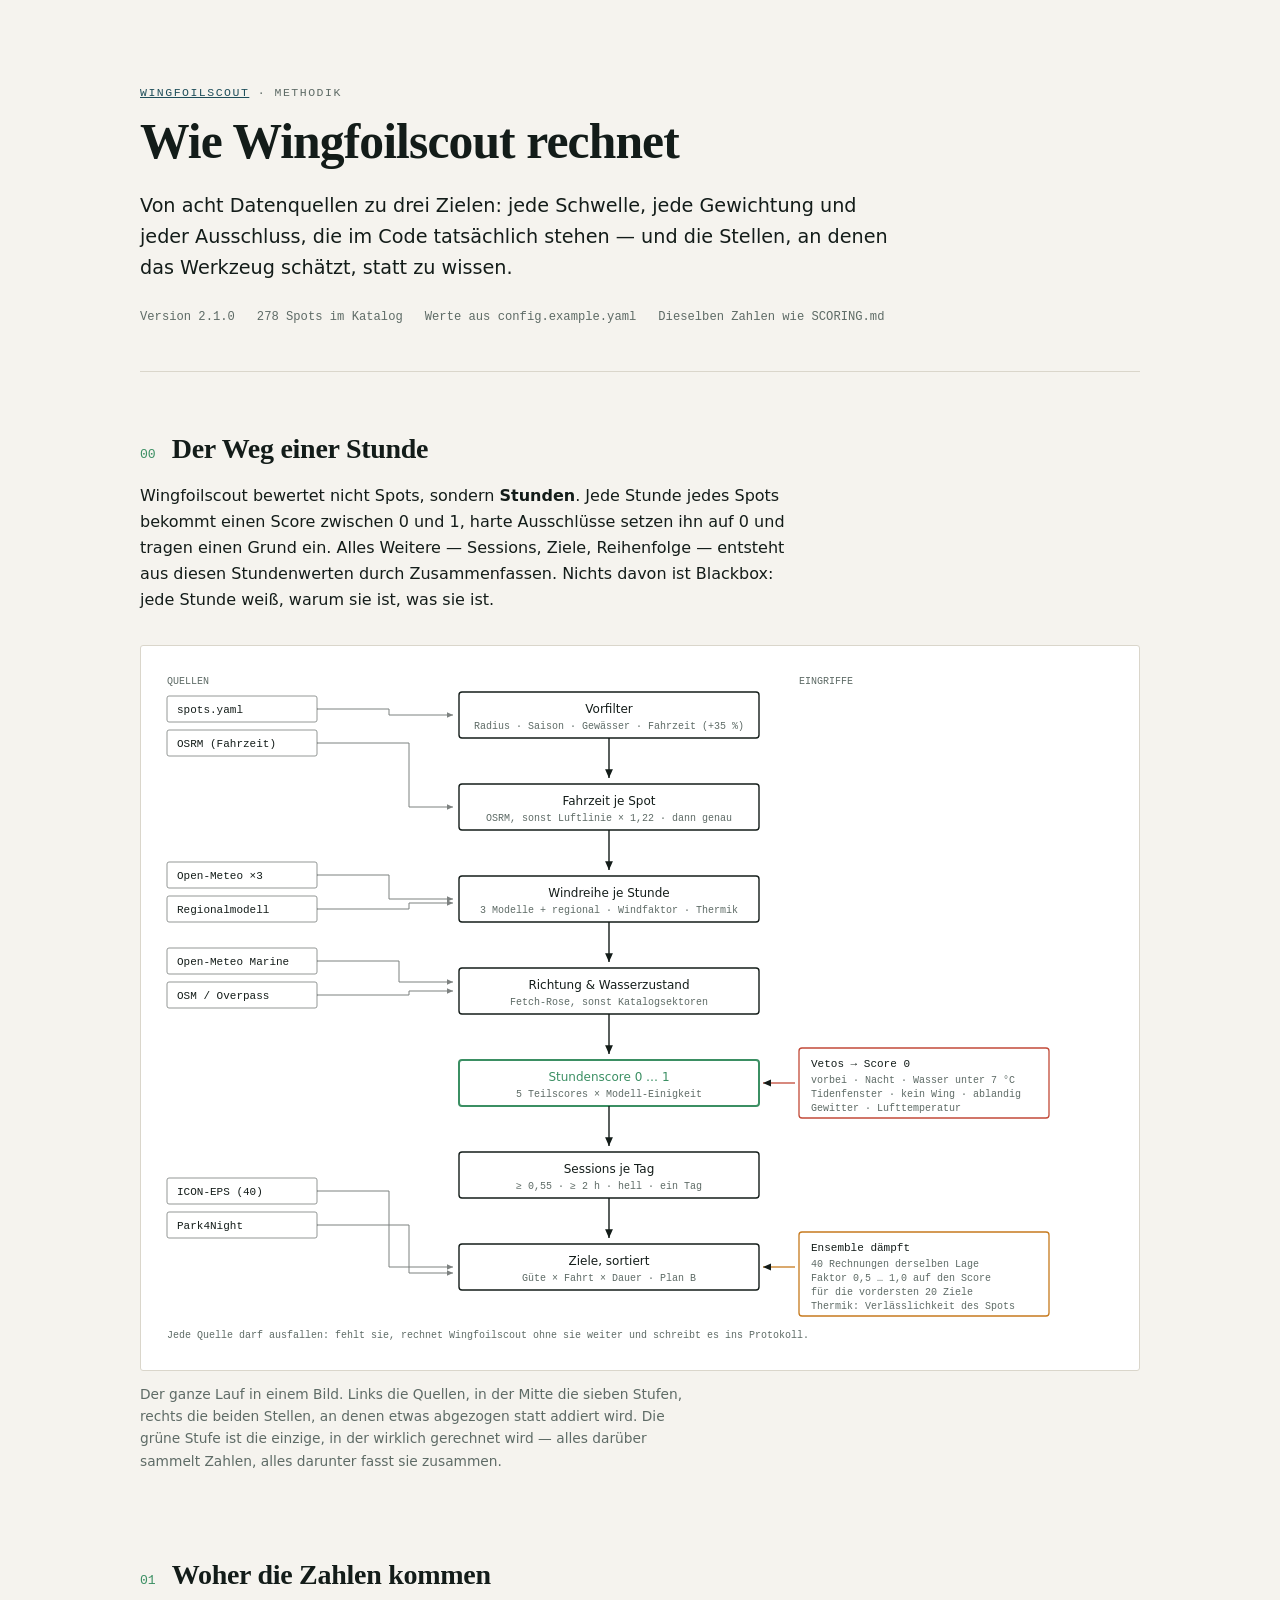
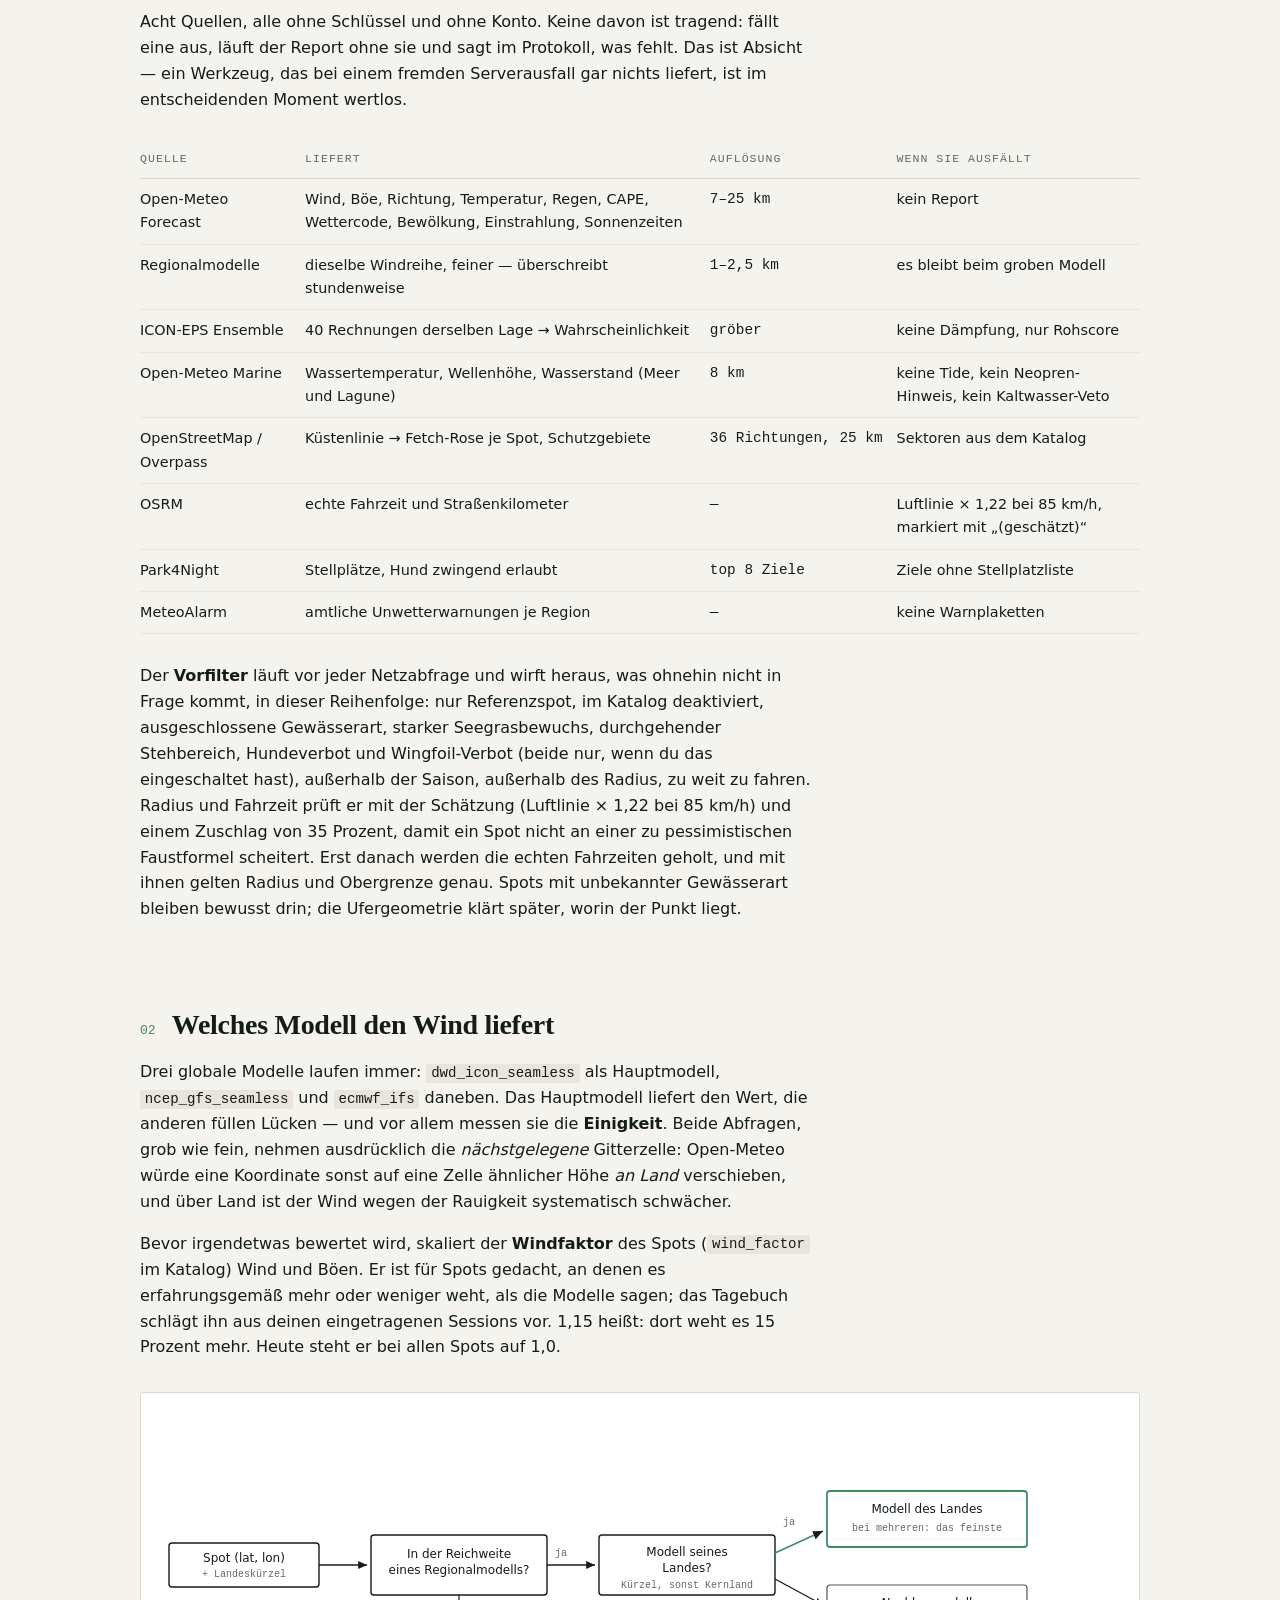
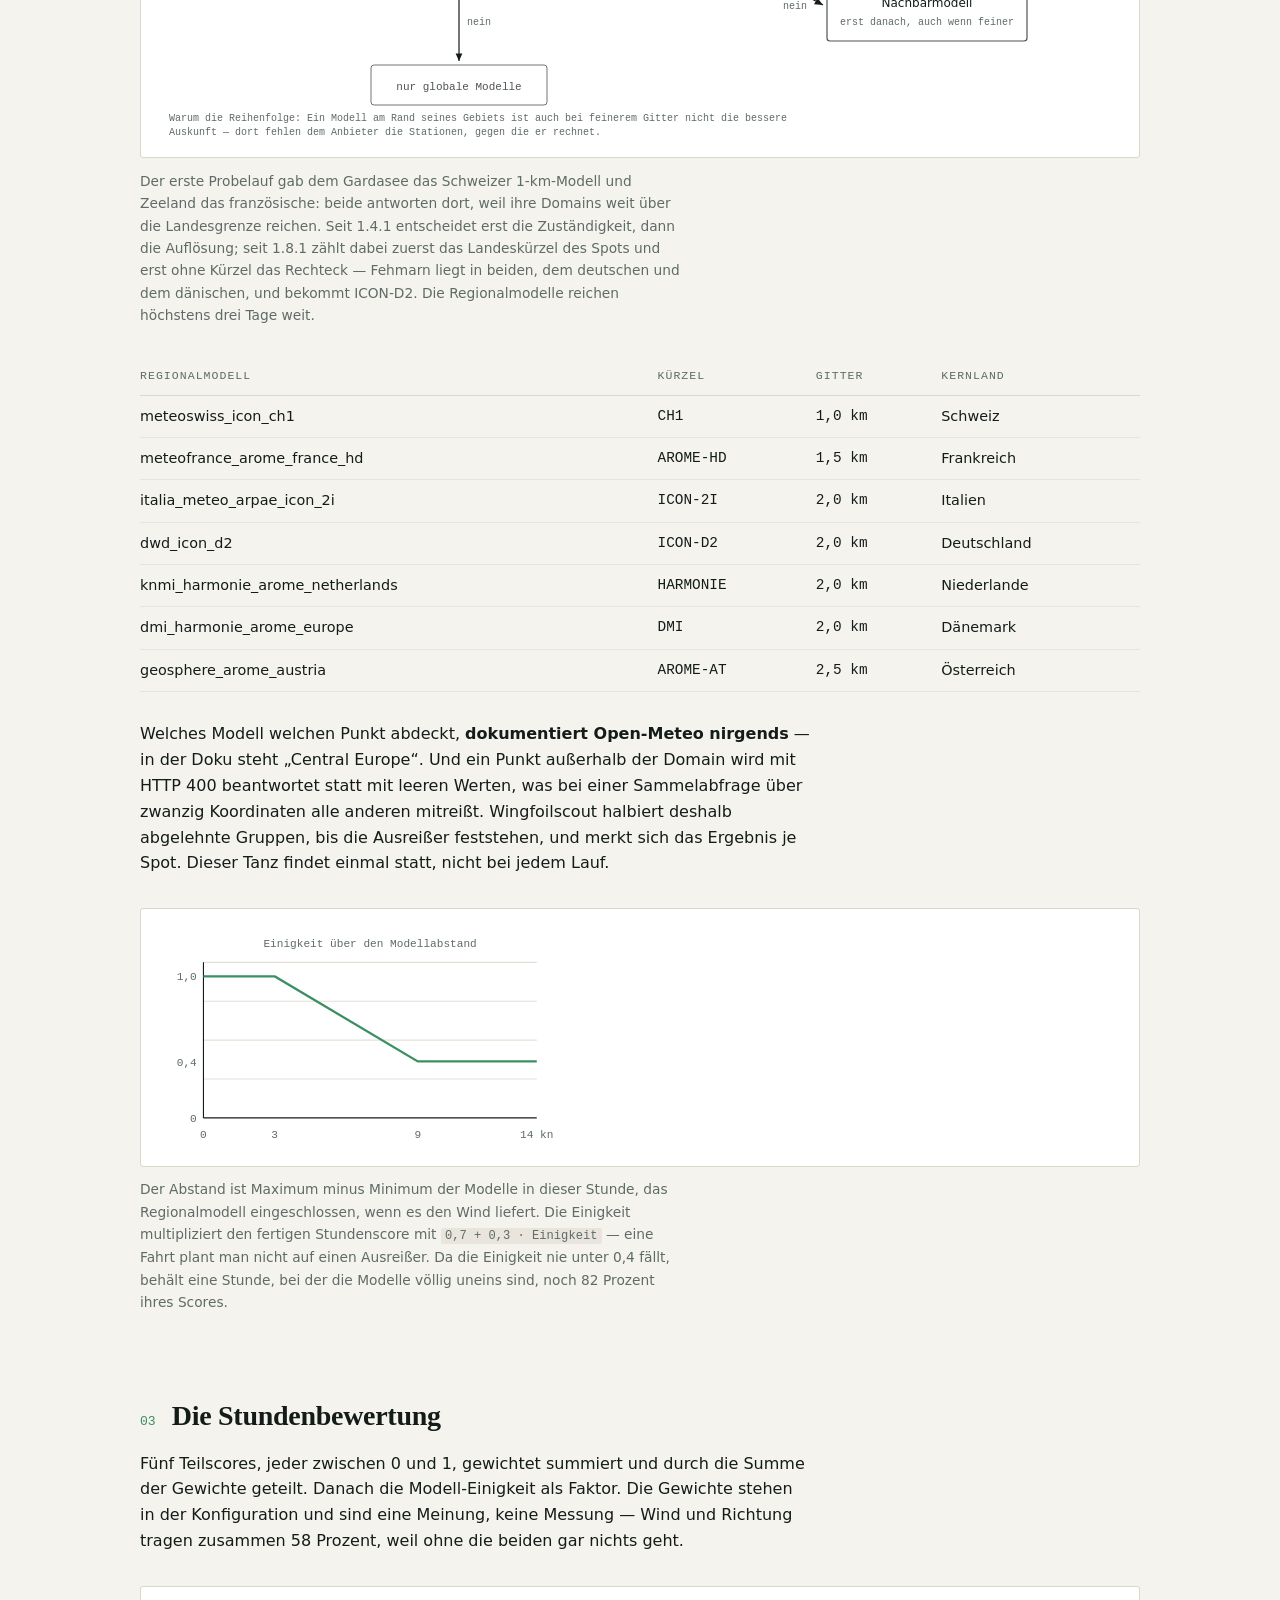
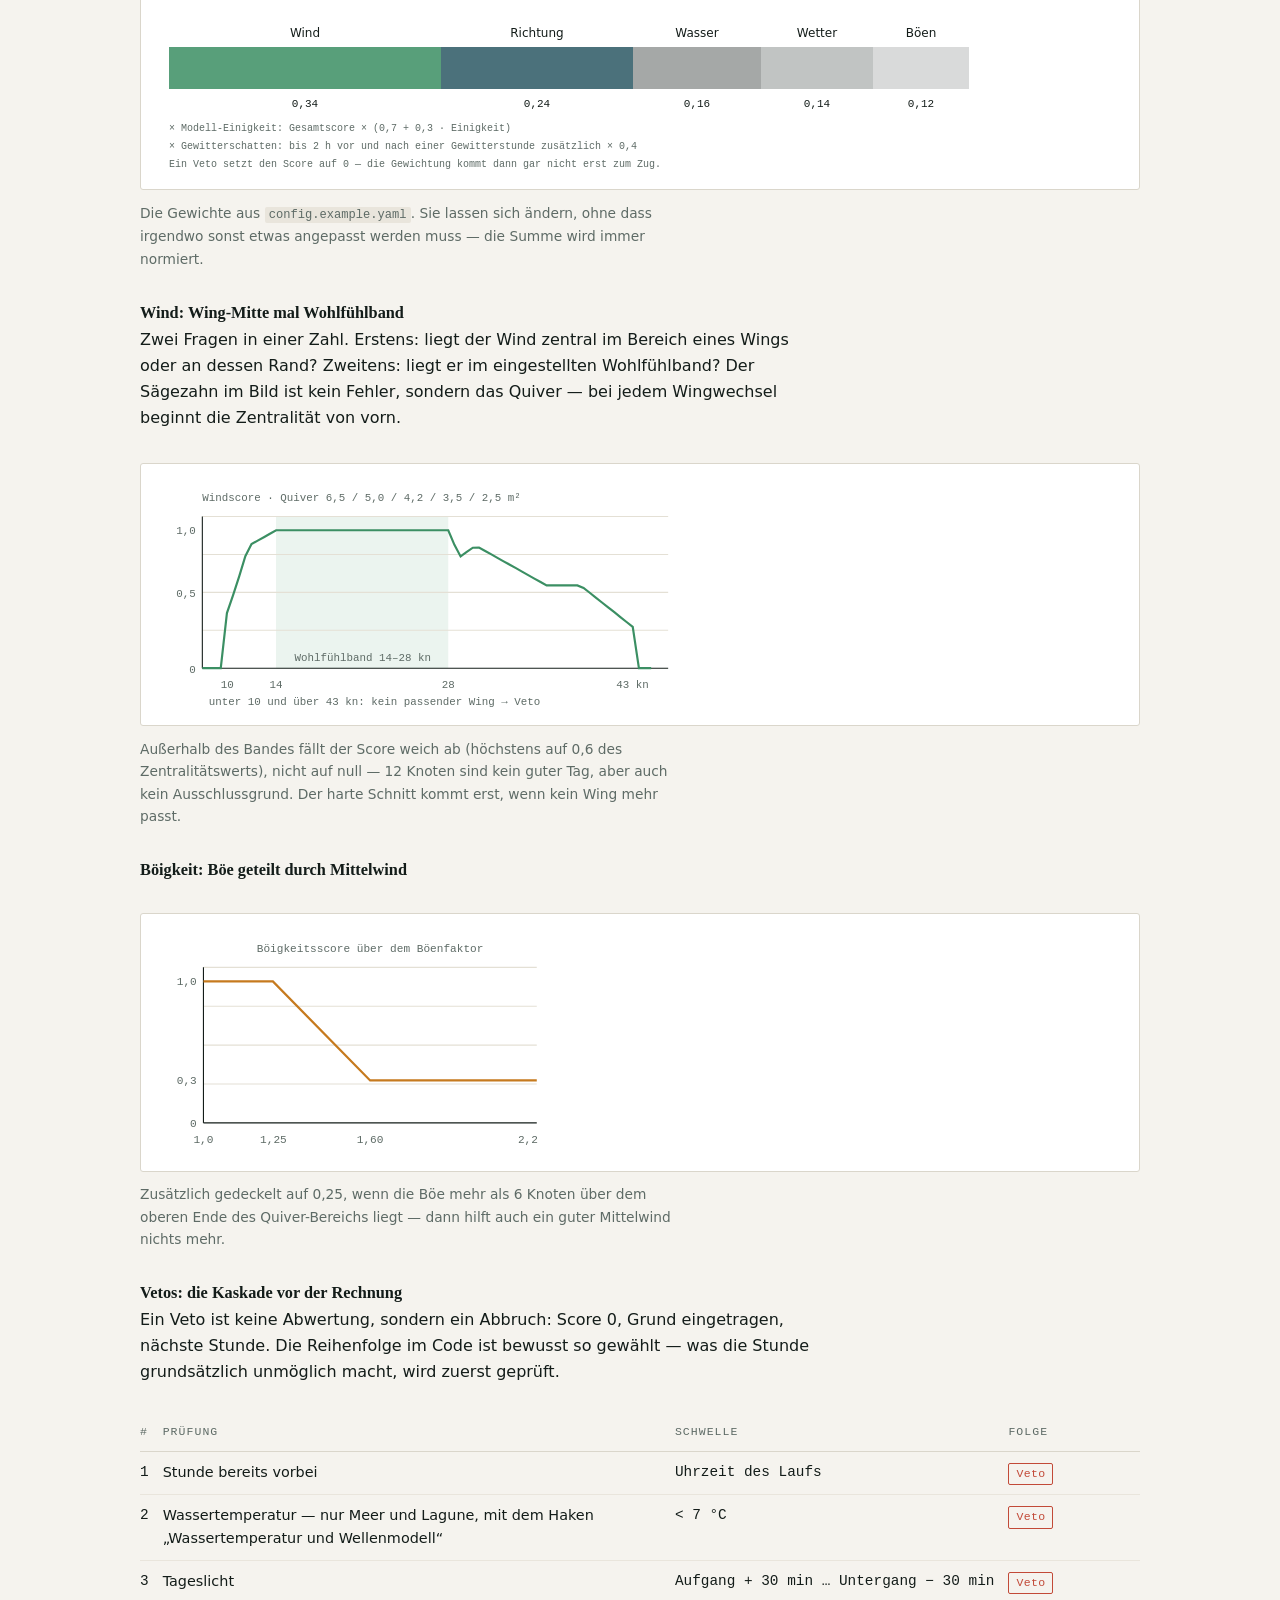
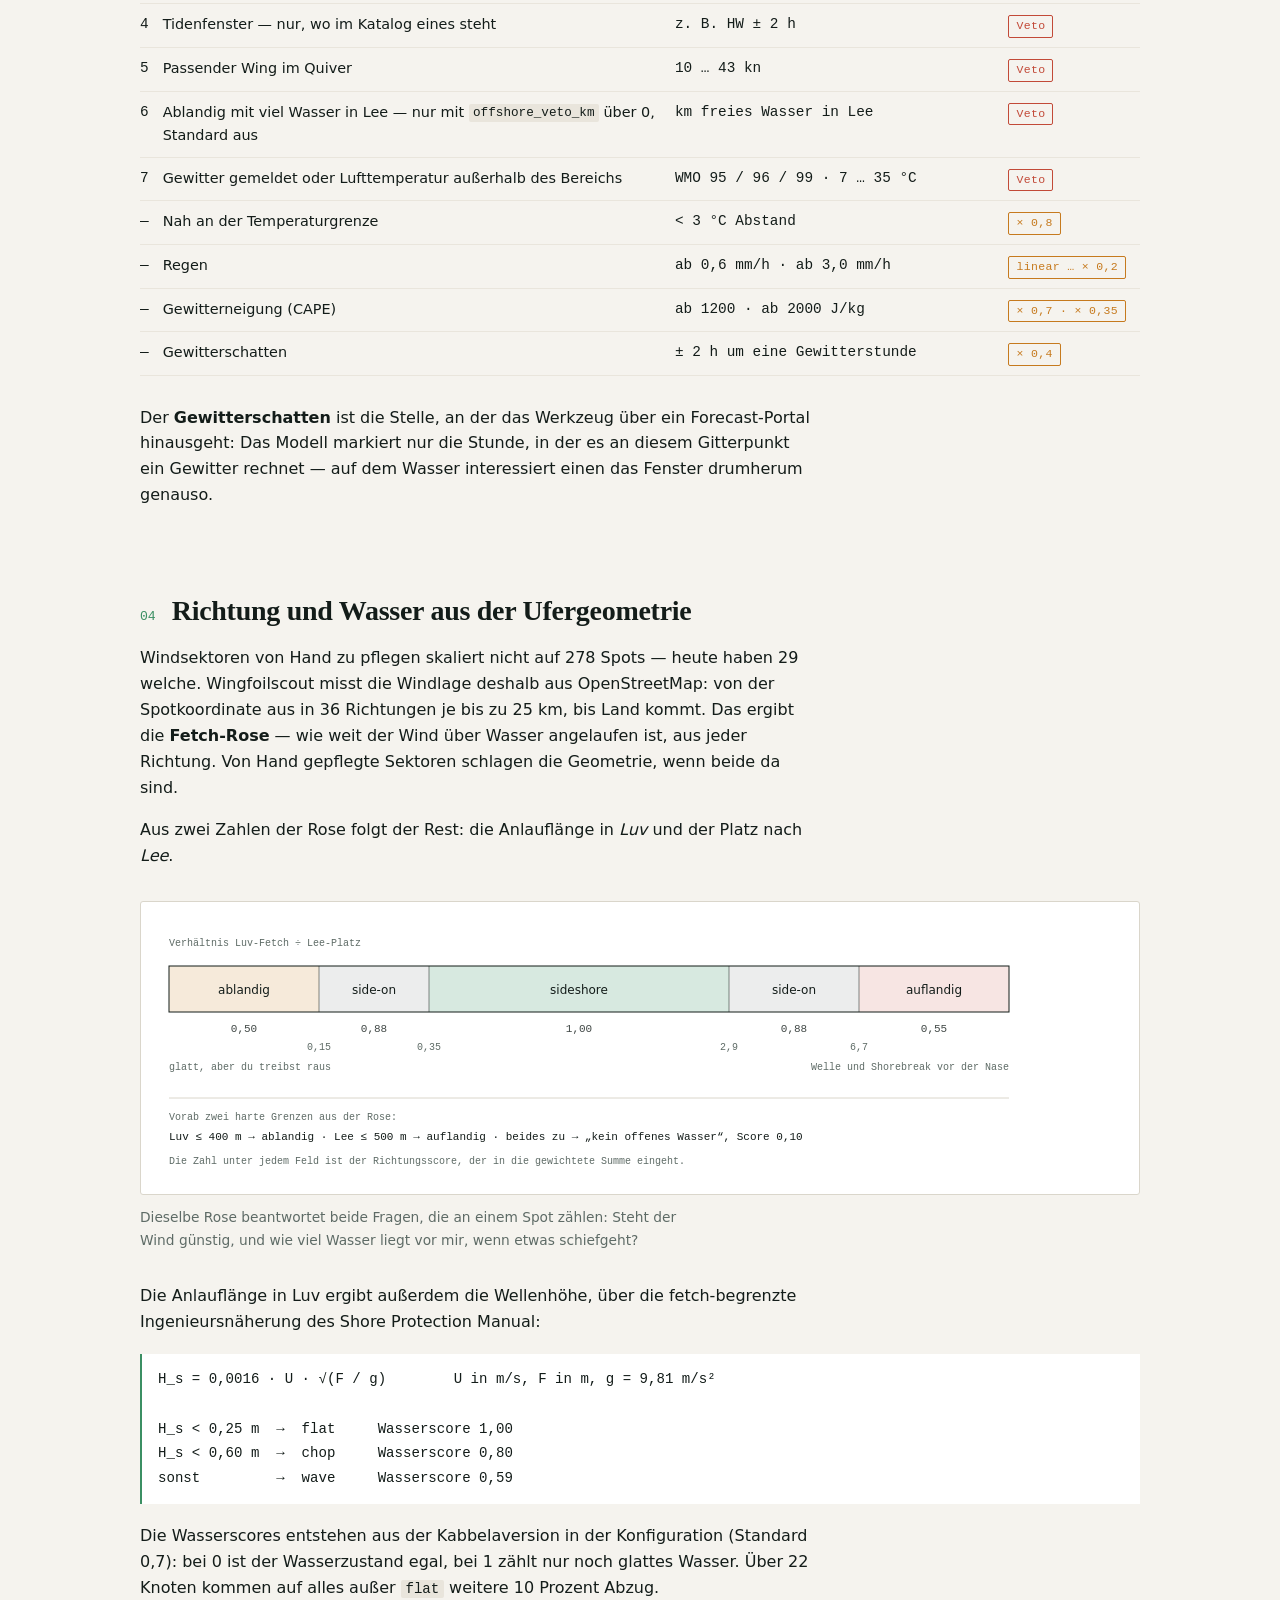
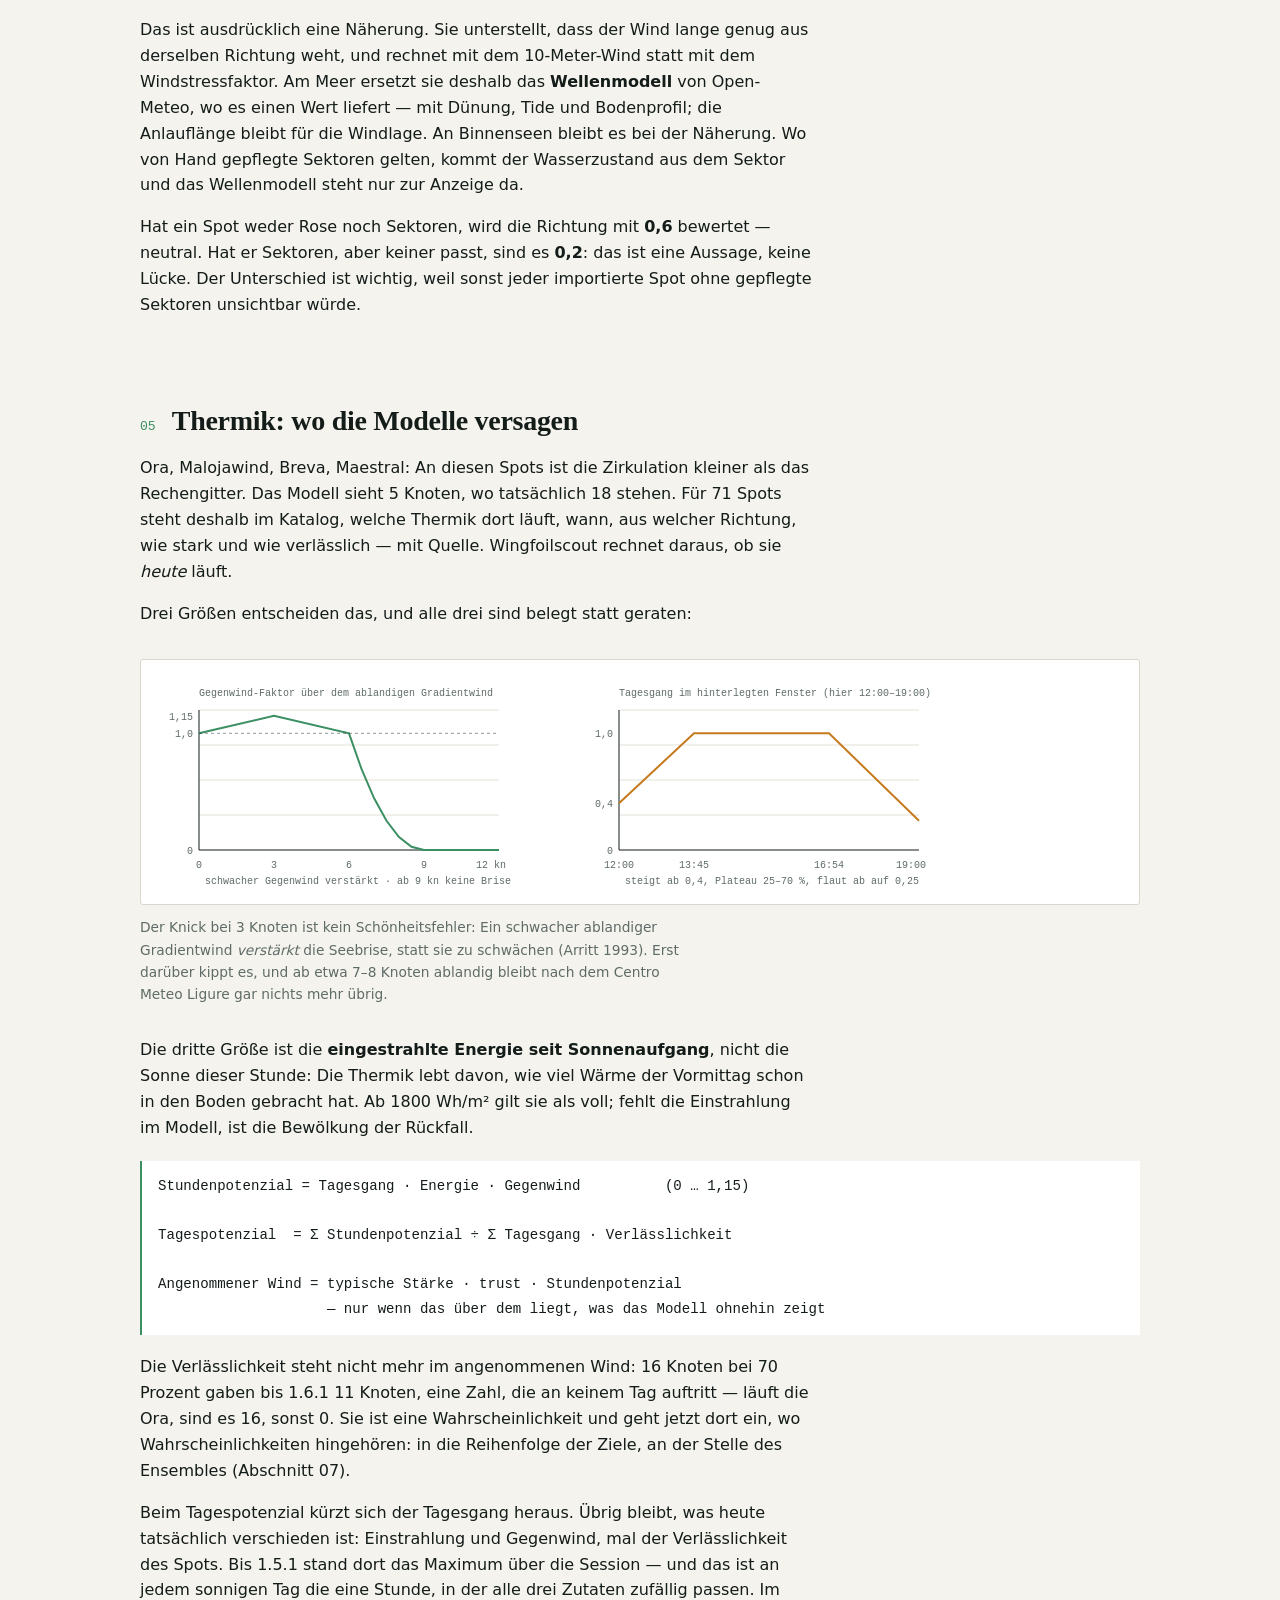
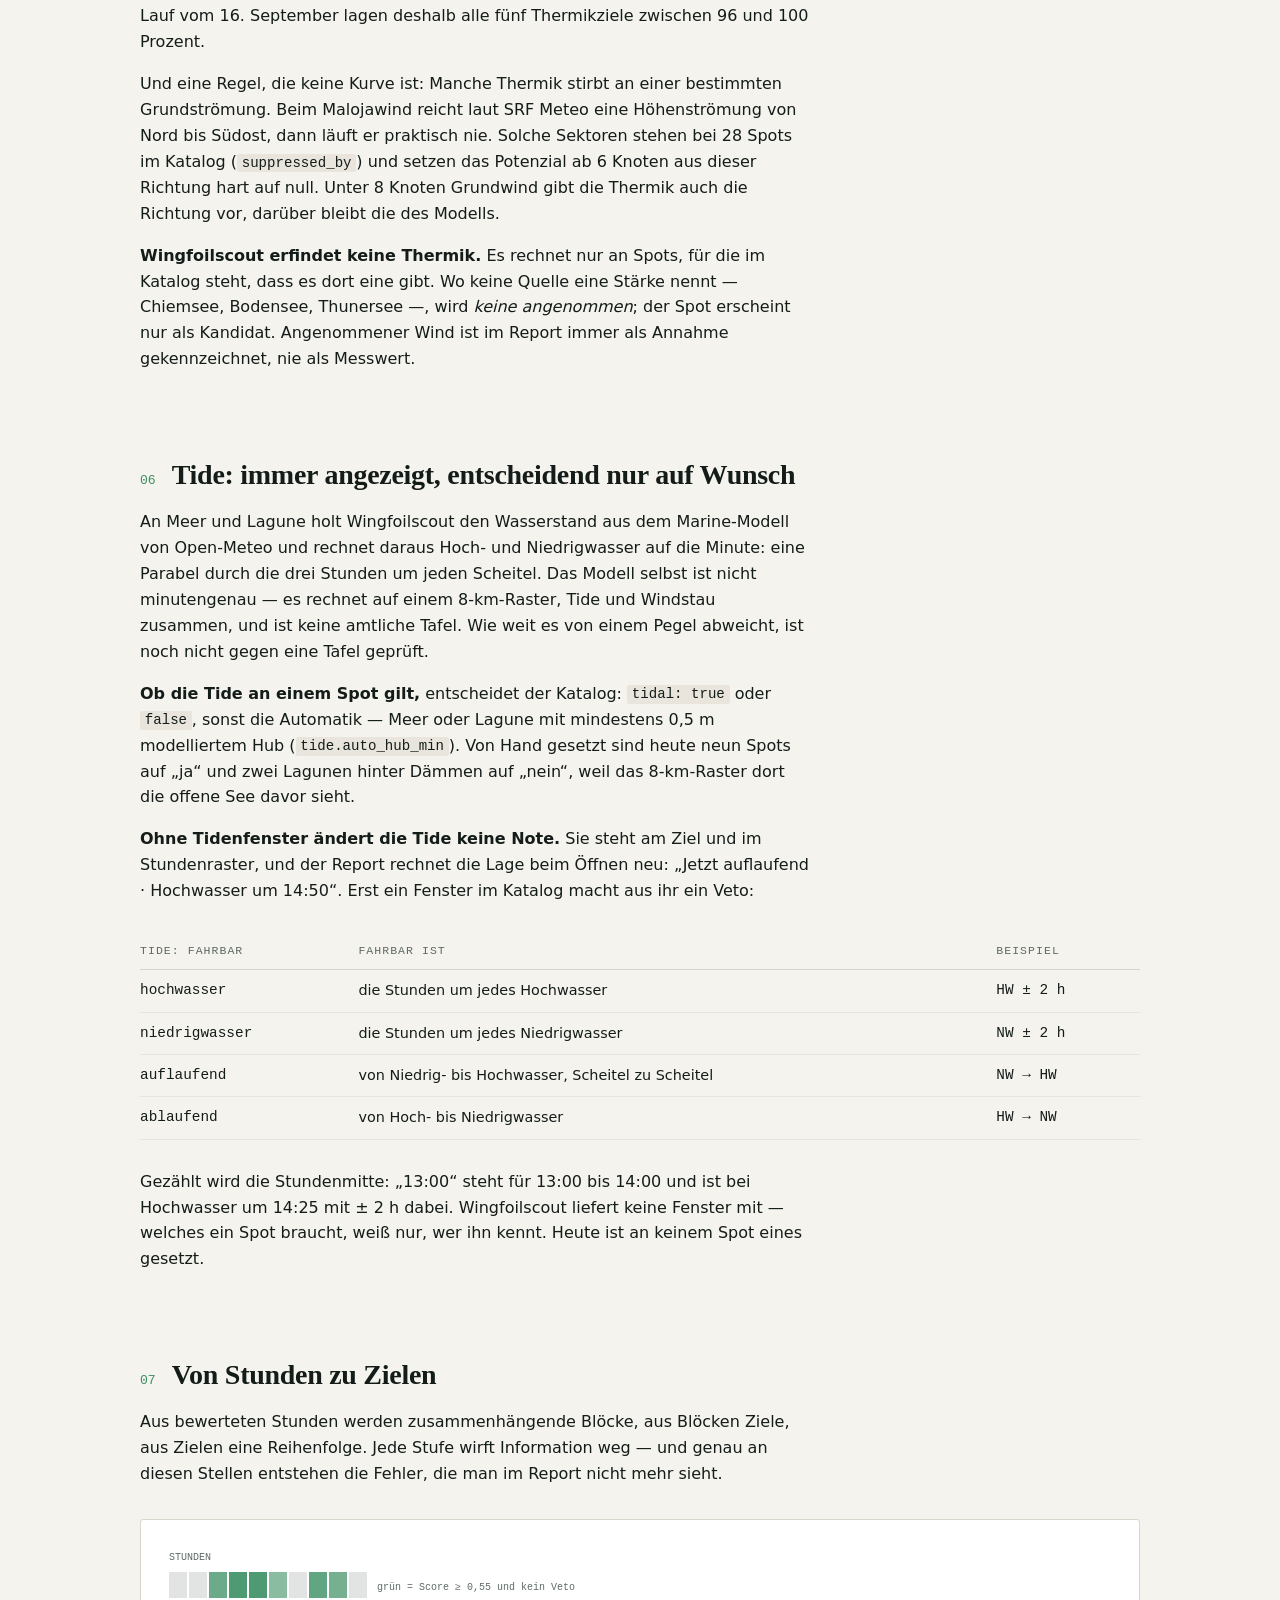
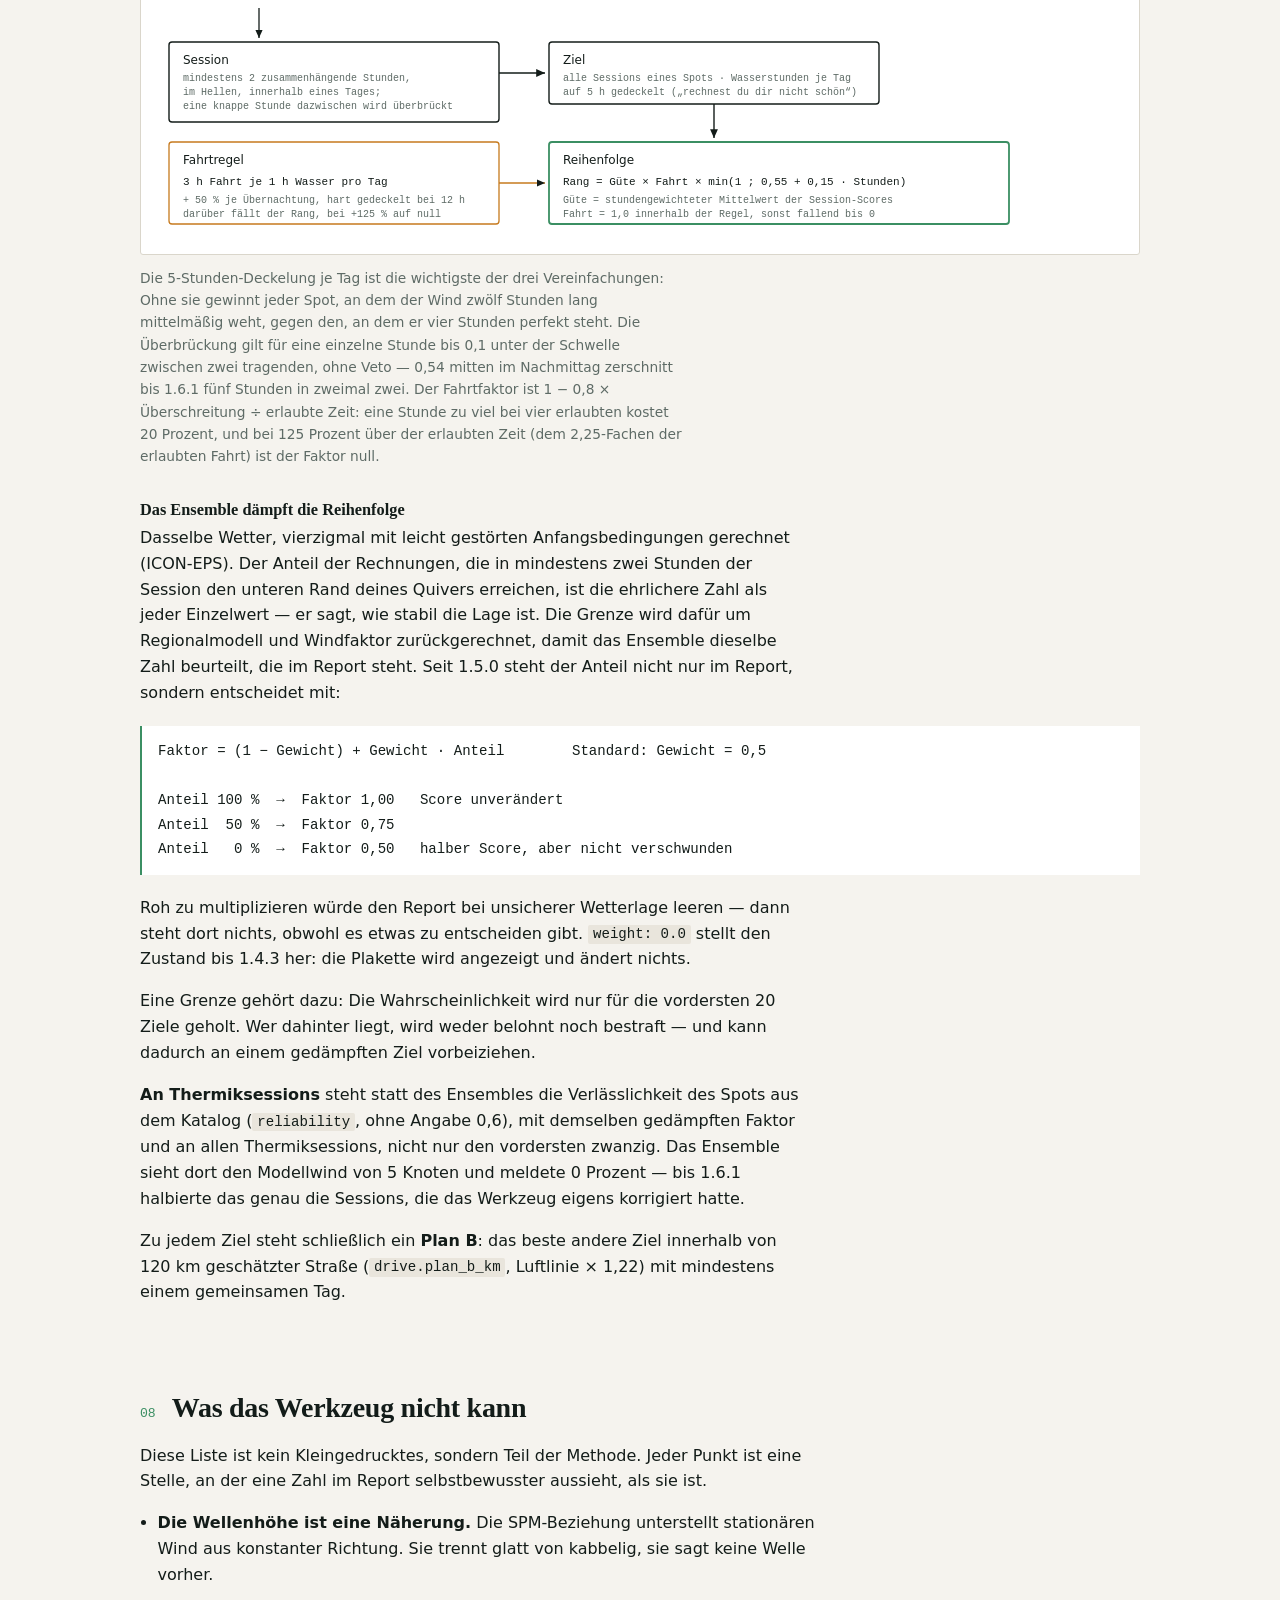
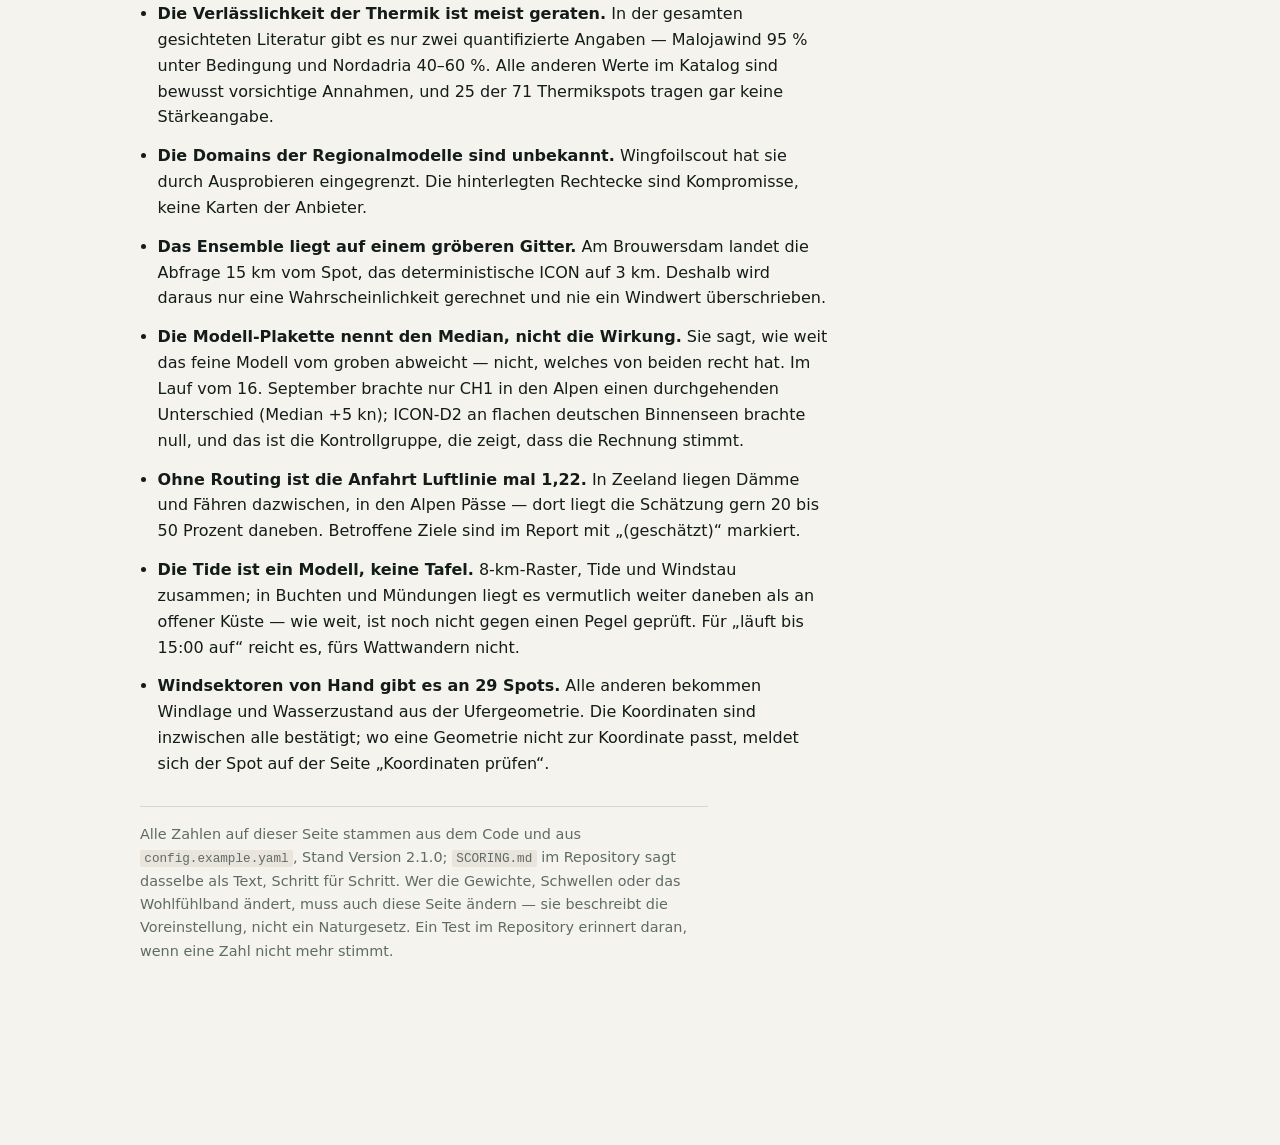
<file: wingscout/hilfe/bewertung.de.html>
<!doctype html>
<html lang="de">
<head>
<meta charset="utf-8">
<meta name="viewport" content="width=device-width,initial-scale=1,viewport-fit=cover">
<!-- Wie Wingfoilscout rechnet — die deutsche Fassung von docs/bewertung.html für die Hilfe
     in der App, inhaltlich gleich der veröffentlichten englischen Seite. Keine Skripte,
     keine Abrufe von außen. -->
<title>Wie Wingfoilscout rechnet</title>
<style>
  /* Layout: eine Lesespalte, Abbildungen dürfen breiter werden und scrollen in
     ihrem eigenen Rahmen; die Nummern folgen dem Weg einer Stunde durchs Programm.
     Schriften aus dem System — die Seite liegt auch als Datei im Repository und
     soll ohne Netz und ohne Abruf bei Dritten lesbar sein. */
  :root{
    --schrift-titel:"Iowan Old Style","Charter","Palatino Linotype",Palatino,Georgia,serif;
    --schrift-text:-apple-system,BlinkMacSystemFont,"Segoe UI",system-ui,Roboto,sans-serif;
    --schrift-mono:ui-monospace,"SF Mono",Menlo,Consolas,"Liberation Mono",monospace;
    --papier:#F5F3EE;
    --flaeche:#FFFFFF;
    --tinte:#131C19;
    --gedaempft:#5E6B66;
    --linie:#DAD6CB;
    --linie-zart:#E9E5DC;
    --gruen:#3B8F63;
    --orange:#C67A1E;
    --rot:#C24A38;
    --dunkelrot:#7A1F14;
    --petrol:#1F4E5A;
    --raster:#E4E0D5;
    color-scheme:light;
  }
  @media (prefers-color-scheme:dark){
    :root:not([data-theme="light"]){
      --papier:#0E1513;
      --flaeche:#151E1B;
      --tinte:#E6E3DA;
      --gedaempft:#98A69F;
      --linie:#27342F;
      --linie-zart:#1D2825;
      --gruen:#5CB585;
      --orange:#E0A24A;
      --rot:#E07260;
      --dunkelrot:#C0554A;
      --petrol:#78B6C4;
      --raster:#23302B;
      color-scheme:dark;
    }
  }
  :root[data-theme="dark"]{
    --papier:#0E1513;
    --flaeche:#151E1B;
    --tinte:#E6E3DA;
    --gedaempft:#98A69F;
    --linie:#27342F;
    --linie-zart:#1D2825;
    --gruen:#5CB585;
    --orange:#E0A24A;
    --rot:#E07260;
    --dunkelrot:#C0554A;
    --petrol:#78B6C4;
    --raster:#23302B;
    color-scheme:dark;
  }

  body{
    background:var(--papier);
    color:var(--tinte);
    font-family:var(--schrift-text);
    font-size:16px;
    line-height:1.62;
    -webkit-font-smoothing:antialiased;
  }
  .huelle{
    max-width:1000px;
    margin:0 auto;
    padding-inline:16px;
    padding-block:0 96px;
  }
  .schmal{max-width:66ch;}

  h1,h2,h3{font-family:var(--schrift-titel);text-wrap:balance;margin:0;}
  h1{font-size:clamp(2rem,6vw,3.1rem);font-weight:600;line-height:1.08;letter-spacing:-.018em;}
  h2{font-size:clamp(1.35rem,3.4vw,1.75rem);font-weight:600;line-height:1.2;letter-spacing:-.01em;}
  h3{font-size:1.02rem;font-weight:600;line-height:1.35;margin-bottom:.2em;}
  p{margin:0 0 1em;}
  a{color:var(--petrol);}

  /* Kopf */
  header.kopf{
    border-bottom:1px solid var(--linie);
    padding-block:clamp(44px,9vw,84px) clamp(28px,5vw,44px);
    margin-bottom:clamp(34px,6vw,60px);
  }
  .eyebrow{
    font-family:var(--schrift-mono);
    font-size:.72rem;letter-spacing:.13em;text-transform:uppercase;
    color:var(--gedaempft);margin:0 0 1.1em;
  }
  .lead{font-size:clamp(1.02rem,2.2vw,1.2rem);color:var(--tinte);max-width:62ch;margin-top:1.1em;}
  .stempel{
    font-family:var(--schrift-mono);
    font-size:.76rem;color:var(--gedaempft);
    display:flex;flex-wrap:wrap;gap:6px 22px;margin-top:2em;
  }

  /* Abschnitte */
  section{margin-bottom:clamp(46px,8vw,86px);scroll-margin-top:24px;}
  .abschnittkopf{display:flex;gap:16px;align-items:baseline;margin-bottom:1.1em;}
  .nummer{
    font-family:var(--schrift-mono);
    font-size:.82rem;color:var(--gruen);font-weight:500;
    padding-top:.2em;flex:0 0 auto;
  }

  /* Figuren */
  figure{margin:2em 0;}
  .figrahmen{
    background:var(--flaeche);
    border:1px solid var(--linie);
    border-radius:3px;
    padding:20px 18px 14px;
    overflow-x:auto;
  }
  figure svg{display:block;height:auto;color:var(--tinte);}
  figcaption{
    font-size:.86rem;color:var(--gedaempft);margin-top:.85em;max-width:62ch;
  }
  .svgtext{font-family:var(--schrift-text);font-size:12px;fill:currentColor;}
  .svgmono{font-family:var(--schrift-mono);font-size:11px;fill:currentColor;}
  .svgklein{font-family:var(--schrift-mono);font-size:10px;fill:var(--gedaempft);}

  /* Tabellen */
  .tabellenrahmen{overflow-x:auto;margin:1.8em 0;}
  table{border-collapse:collapse;width:100%;min-width:520px;font-size:.9rem;}
  th,td{text-align:left;padding:9px 14px 9px 0;border-bottom:1px solid var(--linie-zart);vertical-align:top;}
  th{
    font-family:var(--schrift-mono);font-size:.72rem;letter-spacing:.09em;
    text-transform:uppercase;color:var(--gedaempft);font-weight:500;
    border-bottom:1px solid var(--linie);
  }
  td.zahl{font-family:var(--schrift-mono);font-variant-numeric:tabular-nums;white-space:nowrap;}

  code,.formel{font-family:var(--schrift-mono);}
  code{font-size:.88em;background:var(--linie-zart);padding:.1em .34em;border-radius:2px;}
  .formel{
    display:block;background:var(--flaeche);border-left:2px solid var(--gruen);
    padding:13px 16px;margin:1.4em 0;font-size:.88rem;line-height:1.75;
    overflow-x:auto;white-space:pre;
  }

  ul{margin:0 0 1em;padding-left:1.1em;}
  li{margin-bottom:.45em;}

  .marke{
    display:inline-block;font-family:var(--schrift-mono);font-size:.72rem;
    padding:1px 7px;border-radius:2px;border:1px solid currentColor;
    letter-spacing:.03em;white-space:nowrap;
  }
  .m-veto{color:var(--rot);}
  .m-daempf{color:var(--orange);}
  .m-gruen{color:var(--gruen);}

  .notiz{
    border-top:1px solid var(--linie);
    padding-top:1.1em;margin-top:2em;font-size:.9rem;color:var(--gedaempft);
    max-width:62ch;
  }
  .grenzen li{margin-bottom:.8em;}
  .grenzen strong{color:var(--tinte);font-weight:600;}

  hr{border:0;border-top:1px solid var(--linie);margin:0;}

  @media (prefers-reduced-motion:no-preference){
    a{transition:color .15s ease;}
  }
  a:focus-visible,summary:focus-visible{outline:2px solid var(--gruen);outline-offset:3px;}
</style>
<style>body{margin:0}</style>
</head>
<body>
<div class="huelle">

<header class="kopf">
  <p class="eyebrow"><a href="index.html">Wingfoilscout</a> · Methodik</p>
  <h1>Wie Wingfoilscout rechnet</h1>
  <p class="lead">Von acht Datenquellen zu drei Zielen: jede Schwelle, jede Gewichtung und jeder
  Ausschluss, die im Code tatsächlich stehen — und die Stellen, an denen das Werkzeug schätzt,
  statt zu wissen.</p>
  <div class="stempel">
    <span>Version 2.1.0</span>
    <span>278 Spots im Katalog</span>
    <span>Werte aus config.example.yaml</span>
    <span>Dieselben Zahlen wie SCORING.md</span>
  </div>
</header>

<!-- ============================ 00 ============================ -->
<section id="pipeline">
  <div class="abschnittkopf"><span class="nummer">00</span><h2>Der Weg einer Stunde</h2></div>
  <div class="schmal">
    <p>Wingfoilscout bewertet nicht Spots, sondern <strong>Stunden</strong>. Jede Stunde jedes Spots
    bekommt einen Score zwischen 0 und 1, harte Ausschlüsse setzen ihn auf 0 und tragen einen Grund
    ein. Alles Weitere — Sessions, Ziele, Reihenfolge — entsteht aus diesen Stundenwerten durch
    Zusammenfassen. Nichts davon ist Blackbox: jede Stunde weiß, warum sie ist, was sie ist.</p>
  </div>

  <figure>
    <div class="figrahmen">
      <svg viewBox="0 0 900 690" style="min-width:660px;max-width:900px;width:100%" role="img" aria-label="Ablaufdiagramm: 278 Spots werden nach Radius, Saison, Gewässer und Fahrzeit vorgefiltert, dann kommen Vorhersage, Regionalmodell, Windfaktor, Thermik und am Meer Wassertemperatur, Welle und Tide hinzu, jede Stunde wird bewertet, daraus entstehen Sessions, Ziele und die Reihenfolge.">
        <defs>
          <marker id="pf" viewBox="0 0 10 10" refX="9" refY="5" markerWidth="7" markerHeight="7" orient="auto-start-reverse">
            <path d="M0,1 L9,5 L0,9 z" fill="currentColor"/>
          </marker>
        </defs>

        <!-- Spalte links: Quellen -->
        <text class="svgklein" x="8" y="18">QUELLEN</text>
        <g stroke="currentColor" stroke-width="1" fill="none" opacity=".45">
          <rect x="8" y="30" width="150" height="26" rx="2"/>
          <rect x="8" y="64" width="150" height="26" rx="2"/>
          <rect x="8" y="196" width="150" height="26" rx="2"/>
          <rect x="8" y="230" width="150" height="26" rx="2"/>
          <rect x="8" y="282" width="150" height="26" rx="2"/>
          <rect x="8" y="316" width="150" height="26" rx="2"/>
          <rect x="8" y="512" width="150" height="26" rx="2"/>
          <rect x="8" y="546" width="150" height="26" rx="2"/>
        </g>
        <g class="svgmono">
          <text x="18" y="47">spots.yaml</text>
          <text x="18" y="81">OSRM (Fahrzeit)</text>
          <text x="18" y="213">Open-Meteo ×3</text>
          <text x="18" y="247">Regionalmodell</text>
          <text x="18" y="299">Open-Meteo Marine</text>
          <text x="18" y="333">OSM / Overpass</text>
          <text x="18" y="529">ICON-EPS (40)</text>
          <text x="18" y="563">Park4Night</text>
        </g>

        <!-- Hauptspalte -->
        <g stroke="currentColor" stroke-width="1.4" fill="none">
          <rect x="300" y="26" width="300" height="46" rx="3"/>
          <rect x="300" y="118" width="300" height="46" rx="3"/>
          <rect x="300" y="210" width="300" height="46" rx="3"/>
          <rect x="300" y="302" width="300" height="46" rx="3"/>
        </g>
        <rect x="300" y="394" width="300" height="46" rx="3" fill="none" stroke="var(--gruen)" stroke-width="2"/>
        <g stroke="currentColor" stroke-width="1.4" fill="none">
          <rect x="300" y="486" width="300" height="46" rx="3"/>
          <rect x="300" y="578" width="300" height="46" rx="3"/>
        </g>

        <g class="svgtext" text-anchor="middle">
          <text x="450" y="47">Vorfilter</text>
          <text x="450" y="139">Fahrzeit je Spot</text>
          <text x="450" y="231">Windreihe je Stunde</text>
          <text x="450" y="323">Richtung &amp; Wasserzustand</text>
          <text x="450" y="415" fill="var(--gruen)">Stundenscore 0 … 1</text>
          <text x="450" y="507">Sessions je Tag</text>
          <text x="450" y="599">Ziele, sortiert</text>
        </g>
        <g class="svgklein" text-anchor="middle">
          <text x="450" y="63">Radius · Saison · Gewässer · Fahrzeit (+35 %)</text>
          <text x="450" y="155">OSRM, sonst Luftlinie × 1,22 · dann genau</text>
          <text x="450" y="247">3 Modelle + regional · Windfaktor · Thermik</text>
          <text x="450" y="339">Fetch-Rose, sonst Katalogsektoren</text>
          <text x="450" y="431">5 Teilscores × Modell-Einigkeit</text>
          <text x="450" y="523">≥ 0,55 · ≥ 2 h · hell · ein Tag</text>
          <text x="450" y="615">Güte × Fahrt × Dauer · Plan B</text>
        </g>

        <!-- Pfeile Hauptspalte -->
        <g stroke="currentColor" stroke-width="1.4" marker-end="url(#pf)">
          <line x1="450" y1="72" x2="450" y2="112"/>
          <line x1="450" y1="164" x2="450" y2="204"/>
          <line x1="450" y1="256" x2="450" y2="296"/>
          <line x1="450" y1="348" x2="450" y2="388"/>
          <line x1="450" y1="440" x2="450" y2="480"/>
          <line x1="450" y1="532" x2="450" y2="572"/>
        </g>

        <!-- Quellen-Zuflüsse -->
        <g stroke="currentColor" stroke-width="1" opacity=".55" marker-end="url(#pf)">
          <path d="M158,43 H230 V49 H294" fill="none"/>
          <path d="M158,77 H250 V141 H294" fill="none"/>
          <path d="M158,209 H230 V233 H294" fill="none"/>
          <path d="M158,243 H250 V237 H294" fill="none"/>
          <path d="M158,295 H240 V316 H294" fill="none"/>
          <path d="M158,329 H250 V325 H294" fill="none"/>
          <path d="M158,525 H230 V601 H294" fill="none"/>
          <path d="M158,559 H250 V607 H294" fill="none"/>
        </g>

        <!-- Rechts: Vetos und Dämpfungen -->
        <text class="svgklein" x="640" y="18">EINGRIFFE</text>
        <g stroke="var(--rot)" stroke-width="1.3" fill="none">
          <rect x="640" y="382" width="250" height="70" rx="3"/>
        </g>
        <text class="svgmono" x="652" y="401" fill="var(--rot)">Vetos → Score 0</text>
        <text class="svgklein" x="652" y="417">vorbei · Nacht · Wasser unter 7 °C</text>
        <text class="svgklein" x="652" y="431">Tidenfenster · kein Wing · ablandig</text>
        <text class="svgklein" x="652" y="445">Gewitter · Lufttemperatur</text>
        <line x1="636" y1="417" x2="604" y2="417" stroke="var(--rot)" stroke-width="1.3" marker-end="url(#pf)"/>

        <g stroke="var(--orange)" stroke-width="1.3" fill="none">
          <rect x="640" y="566" width="250" height="84" rx="3"/>
        </g>
        <text class="svgmono" x="652" y="585" fill="var(--orange)">Ensemble dämpft</text>
        <text class="svgklein" x="652" y="601">40 Rechnungen derselben Lage</text>
        <text class="svgklein" x="652" y="615">Faktor 0,5 … 1,0 auf den Score</text>
        <text class="svgklein" x="652" y="629">für die vordersten 20 Ziele</text>
        <text class="svgklein" x="652" y="643">Thermik: Verlässlichkeit des Spots</text>
        <line x1="636" y1="601" x2="604" y2="601" stroke="var(--orange)" stroke-width="1.3" marker-end="url(#pf)"/>

        <!-- Fußnote im Bild -->
        <text class="svgklein" x="8" y="672">Jede Quelle darf ausfallen: fehlt sie, rechnet Wingfoilscout ohne sie weiter und schreibt es ins Protokoll.</text>
      </svg>
    </div>
    <figcaption>Der ganze Lauf in einem Bild. Links die Quellen, in der Mitte die sieben Stufen,
    rechts die beiden Stellen, an denen etwas abgezogen statt addiert wird. Die grüne Stufe ist
    die einzige, in der wirklich gerechnet wird — alles darüber sammelt Zahlen, alles darunter
    fasst sie zusammen.</figcaption>
  </figure>
</section>

<!-- ============================ 01 ============================ -->
<section id="quellen">
  <div class="abschnittkopf"><span class="nummer">01</span><h2>Woher die Zahlen kommen</h2></div>
  <div class="schmal">
    <p>Acht Quellen, alle ohne Schlüssel und ohne Konto. Keine davon ist tragend: fällt eine aus,
    läuft der Report ohne sie und sagt im Protokoll, was fehlt. Das ist Absicht — ein Werkzeug,
    das bei einem fremden Serverausfall gar nichts liefert, ist im entscheidenden Moment wertlos.</p>
  </div>

  <div class="tabellenrahmen">
    <table>
      <thead>
        <tr><th>Quelle</th><th>liefert</th><th>Auflösung</th><th>wenn sie ausfällt</th></tr>
      </thead>
      <tbody>
        <tr><td>Open-Meteo Forecast</td><td>Wind, Böe, Richtung, Temperatur, Regen, CAPE, Wettercode, Bewölkung, Einstrahlung, Sonnenzeiten</td><td class="zahl">7–25 km</td><td>kein Report</td></tr>
        <tr><td>Regionalmodelle</td><td>dieselbe Windreihe, feiner — überschreibt stundenweise</td><td class="zahl">1–2,5 km</td><td>es bleibt beim groben Modell</td></tr>
        <tr><td>ICON-EPS Ensemble</td><td>40 Rechnungen derselben Lage → Wahrscheinlichkeit</td><td class="zahl">gröber</td><td>keine Dämpfung, nur Rohscore</td></tr>
        <tr><td>Open-Meteo Marine</td><td>Wassertemperatur, Wellenhöhe, Wasserstand (Meer und Lagune)</td><td class="zahl">8 km</td><td>keine Tide, kein Neopren-Hinweis, kein Kaltwasser-Veto</td></tr>
        <tr><td>OpenStreetMap / Overpass</td><td>Küstenlinie → Fetch-Rose je Spot, Schutzgebiete</td><td class="zahl">36 Richtungen, 25 km</td><td>Sektoren aus dem Katalog</td></tr>
        <tr><td>OSRM</td><td>echte Fahrzeit und Straßenkilometer</td><td class="zahl">—</td><td>Luftlinie × 1,22 bei 85 km/h, markiert mit „(geschätzt)“</td></tr>
        <tr><td>Park4Night</td><td>Stellplätze, Hund zwingend erlaubt</td><td class="zahl">top 8 Ziele</td><td>Ziele ohne Stellplatzliste</td></tr>
        <tr><td>MeteoAlarm</td><td>amtliche Unwetterwarnungen je Region</td><td class="zahl">—</td><td>keine Warnplaketten</td></tr>
      </tbody>
    </table>
  </div>

  <div class="schmal">
    <p>Der <strong>Vorfilter</strong> läuft vor jeder Netzabfrage und wirft heraus, was ohnehin
    nicht in Frage kommt, in dieser Reihenfolge: nur Referenzspot, im Katalog deaktiviert,
    ausgeschlossene Gewässerart, starker Seegrasbewuchs, durchgehender Stehbereich, Hundeverbot
    und Wingfoil-Verbot (beide nur, wenn du das eingeschaltet hast), außerhalb der Saison,
    außerhalb des Radius, zu weit zu fahren. Radius und Fahrzeit prüft er mit der Schätzung
    (Luftlinie × 1,22 bei 85 km/h) und einem Zuschlag von 35 Prozent, damit ein Spot nicht an
    einer zu pessimistischen Faustformel scheitert. Erst danach werden die echten Fahrzeiten
    geholt, und mit ihnen gelten Radius und Obergrenze genau. Spots mit unbekannter Gewässerart
    bleiben bewusst drin; die Ufergeometrie klärt später, worin der Punkt liegt.</p>
  </div>
</section>

<!-- ============================ 02 ============================ -->
<section id="modelle">
  <div class="abschnittkopf"><span class="nummer">02</span><h2>Welches Modell den Wind liefert</h2></div>
  <div class="schmal">
    <p>Drei globale Modelle laufen immer: <code>dwd_icon_seamless</code> als Hauptmodell,
    <code>ncep_gfs_seamless</code> und <code>ecmwf_ifs</code> daneben. Das Hauptmodell liefert den
    Wert, die anderen füllen Lücken — und vor allem messen sie die <strong>Einigkeit</strong>.
    Beide Abfragen, grob wie fein, nehmen ausdrücklich die <em>nächstgelegene</em> Gitterzelle:
    Open-Meteo würde eine Koordinate sonst auf eine Zelle ähnlicher Höhe <em>an Land</em>
    verschieben, und über Land ist der Wind wegen der Rauigkeit systematisch schwächer.</p>
    <p>Bevor irgendetwas bewertet wird, skaliert der <strong>Windfaktor</strong> des Spots
    (<code>wind_factor</code> im Katalog) Wind und Böen. Er ist für Spots gedacht, an denen es
    erfahrungsgemäß mehr oder weniger weht, als die Modelle sagen; das Tagebuch schlägt ihn aus
    deinen eingetragenen Sessions vor. 1,15 heißt: dort weht es 15 Prozent mehr. Heute steht er
    bei allen Spots auf 1,0.</p>
  </div>

  <figure>
    <div class="figrahmen">
      <svg viewBox="0 0 880 330" style="min-width:640px;max-width:880px;width:100%" role="img" aria-label="Entscheidungsbaum: Liegt der Spot in der Reichweite eines Regionalmodells? Ist es das Modell seines Landes (nach Landeskürzel, sonst nach Kernland)? Das Modell des Landes gewinnt vor dem feineren Nachbarmodell.">
        <defs>
          <marker id="pf2" viewBox="0 0 10 10" refX="9" refY="5" markerWidth="7" markerHeight="7" orient="auto-start-reverse">
            <path d="M0,1 L9,5 L0,9 z" fill="currentColor"/>
          </marker>
        </defs>

        <rect x="10" y="130" width="150" height="44" rx="3" fill="none" stroke="currentColor" stroke-width="1.4"/>
        <text class="svgtext" x="85" y="149" text-anchor="middle">Spot (lat, lon)</text>
        <text class="svgklein" x="85" y="164" text-anchor="middle">+ Landeskürzel</text>

        <line x1="160" y1="152" x2="208" y2="152" stroke="currentColor" stroke-width="1.4" marker-end="url(#pf2)"/>

        <rect x="212" y="122" width="176" height="60" rx="3" fill="none" stroke="currentColor" stroke-width="1.4"/>
        <text class="svgtext" x="300" y="145" text-anchor="middle">In der Reichweite</text>
        <text class="svgtext" x="300" y="161" text-anchor="middle">eines Regionalmodells?</text>

        <!-- nein -->
        <line x1="300" y1="182" x2="300" y2="248" stroke="currentColor" stroke-width="1.2" marker-end="url(#pf2)"/>
        <text class="svgklein" x="308" y="212">nein</text>
        <rect x="212" y="252" width="176" height="40" rx="3" fill="none" stroke="currentColor" stroke-width="1" opacity=".6"/>
        <text class="svgmono" x="300" y="277" text-anchor="middle" opacity=".75">nur globale Modelle</text>

        <!-- ja -->
        <line x1="388" y1="152" x2="436" y2="152" stroke="currentColor" stroke-width="1.4" marker-end="url(#pf2)"/>
        <text class="svgklein" x="396" y="143">ja</text>

        <rect x="440" y="122" width="176" height="60" rx="3" fill="none" stroke="currentColor" stroke-width="1.4"/>
        <text class="svgtext" x="528" y="143" text-anchor="middle">Modell seines</text>
        <text class="svgtext" x="528" y="159" text-anchor="middle">Landes?</text>
        <text class="svgklein" x="528" y="175" text-anchor="middle">Kürzel, sonst Kernland</text>

        <line x1="616" y1="140" x2="664" y2="118" stroke="var(--gruen)" stroke-width="1.6" marker-end="url(#pf2)"/>
        <text class="svgklein" x="624" y="112" fill="var(--gruen)">ja</text>
        <rect x="668" y="78" width="200" height="56" rx="3" fill="none" stroke="var(--gruen)" stroke-width="1.8"/>
        <text class="svgtext" x="768" y="100" text-anchor="middle" fill="var(--gruen)">Modell des Landes</text>
        <text class="svgklein" x="768" y="118" text-anchor="middle">bei mehreren: das feinste</text>

        <line x1="616" y1="166" x2="664" y2="192" stroke="currentColor" stroke-width="1.3" marker-end="url(#pf2)"/>
        <text class="svgklein" x="624" y="196">nein</text>
        <rect x="668" y="172" width="200" height="56" rx="3" fill="none" stroke="currentColor" stroke-width="1.2" opacity=".75"/>
        <text class="svgtext" x="768" y="194" text-anchor="middle">Nachbarmodell</text>
        <text class="svgklein" x="768" y="212" text-anchor="middle">erst danach, auch wenn feiner</text>

        <text class="svgklein" x="10" y="308">Warum die Reihenfolge: Ein Modell am Rand seines Gebiets ist auch bei feinerem Gitter nicht die bessere</text>
        <text class="svgklein" x="10" y="322">Auskunft — dort fehlen dem Anbieter die Stationen, gegen die er rechnet.</text>
      </svg>
    </div>
    <figcaption>Der erste Probelauf gab dem Gardasee das Schweizer 1-km-Modell und Zeeland das
    französische: beide antworten dort, weil ihre Domains weit über die Landesgrenze reichen.
    Seit 1.4.1 entscheidet erst die Zuständigkeit, dann die Auflösung; seit 1.8.1 zählt dabei
    zuerst das Landeskürzel des Spots und erst ohne Kürzel das Rechteck — Fehmarn liegt in
    beiden, dem deutschen und dem dänischen, und bekommt ICON-D2. Die Regionalmodelle reichen
    höchstens drei Tage weit.</figcaption>
  </figure>

  <div class="tabellenrahmen">
    <table>
      <thead><tr><th>Regionalmodell</th><th>Kürzel</th><th>Gitter</th><th>Kernland</th></tr></thead>
      <tbody>
        <tr><td>meteoswiss_icon_ch1</td><td class="zahl">CH1</td><td class="zahl">1,0 km</td><td>Schweiz</td></tr>
        <tr><td>meteofrance_arome_france_hd</td><td class="zahl">AROME-HD</td><td class="zahl">1,5 km</td><td>Frankreich</td></tr>
        <tr><td>italia_meteo_arpae_icon_2i</td><td class="zahl">ICON-2I</td><td class="zahl">2,0 km</td><td>Italien</td></tr>
        <tr><td>dwd_icon_d2</td><td class="zahl">ICON-D2</td><td class="zahl">2,0 km</td><td>Deutschland</td></tr>
        <tr><td>knmi_harmonie_arome_netherlands</td><td class="zahl">HARMONIE</td><td class="zahl">2,0 km</td><td>Niederlande</td></tr>
        <tr><td>dmi_harmonie_arome_europe</td><td class="zahl">DMI</td><td class="zahl">2,0 km</td><td>Dänemark</td></tr>
        <tr><td>geosphere_arome_austria</td><td class="zahl">AROME-AT</td><td class="zahl">2,5 km</td><td>Österreich</td></tr>
      </tbody>
    </table>
  </div>

  <div class="schmal">
    <p>Welches Modell welchen Punkt abdeckt, <strong>dokumentiert Open-Meteo nirgends</strong> — in
    der Doku steht „Central Europe“. Und ein Punkt außerhalb der Domain wird mit HTTP 400
    beantwortet statt mit leeren Werten, was bei einer Sammelabfrage über zwanzig Koordinaten alle
    anderen mitreißt. Wingfoilscout halbiert deshalb abgelehnte Gruppen, bis die Ausreißer feststehen,
    und merkt sich das Ergebnis je Spot. Dieser Tanz findet einmal statt, nicht bei jedem Lauf.</p>
  </div>

  <figure>
    <div class="figrahmen">
      <svg viewBox="0 0 360 200" style="min-width:320px;max-width:400px;width:100%" role="img" aria-label="Kurve: Bis 3 Knoten Abstand zwischen den Modellen gilt Einigkeit 1,0; ab 9 Knoten Abstand fällt sie auf 0,4 und bleibt dort.">
        <g stroke="var(--raster)" stroke-width="1">
          <line x1="40" y1="30" x2="340" y2="30"/>
          <line x1="40" y1="65" x2="340" y2="65"/>
          <line x1="40" y1="100" x2="340" y2="100"/>
          <line x1="40" y1="135" x2="340" y2="135"/>
        </g>
        <line x1="40" y1="170" x2="340" y2="170" stroke="currentColor" stroke-width="1"/>
        <line x1="40" y1="30" x2="40" y2="170" stroke="currentColor" stroke-width="1"/>
        <polyline points="40,42.7 104.3,42.7 232.9,119.1 340,119.1" fill="none" stroke="var(--gruen)" stroke-width="2"/>
        <g class="svgklein" text-anchor="end">
          <text x="34" y="46">1,0</text>
          <text x="34" y="123">0,4</text>
          <text x="34" y="174">0</text>
        </g>
        <g class="svgklein" text-anchor="middle">
          <text x="40" y="188">0</text>
          <text x="104" y="188">3</text>
          <text x="233" y="188">9</text>
          <text x="340" y="188">14 kn</text>
        </g>
        <text class="svgklein" x="190" y="16" text-anchor="middle">Einigkeit über den Modellabstand</text>
      </svg>
    </div>
    <figcaption>Der Abstand ist Maximum minus Minimum der Modelle in dieser Stunde, das
    Regionalmodell eingeschlossen, wenn es den Wind liefert. Die
    Einigkeit multipliziert den fertigen Stundenscore mit <code>0,7 + 0,3 · Einigkeit</code> — eine
    Fahrt plant man nicht auf einen Ausreißer. Da die Einigkeit nie unter 0,4 fällt, behält eine
    Stunde, bei der die Modelle völlig uneins sind, noch 82 Prozent ihres Scores.</figcaption>
  </figure>
</section>

<!-- ============================ 03 ============================ -->
<section id="stundenscore">
  <div class="abschnittkopf"><span class="nummer">03</span><h2>Die Stundenbewertung</h2></div>
  <div class="schmal">
    <p>Fünf Teilscores, jeder zwischen 0 und 1, gewichtet summiert und durch die Summe der Gewichte
    geteilt. Danach die Modell-Einigkeit als Faktor. Die Gewichte stehen in der Konfiguration und
    sind eine Meinung, keine Messung — Wind und Richtung tragen zusammen 58 Prozent, weil ohne die
    beiden gar nichts geht.</p>
  </div>

  <figure>
    <div class="figrahmen">
      <svg viewBox="0 0 860 168" style="min-width:600px;max-width:860px;width:100%" role="img" aria-label="Gewichtsbalken: Wind 0,34, Richtung 0,24, Wasser 0,16, Wetter 0,14, Böigkeit 0,12.">
        <rect x="10" y="40" width="272" height="42" fill="var(--gruen)" opacity=".85"/>
        <rect x="282" y="40" width="192" height="42" fill="var(--petrol)" opacity=".8"/>
        <rect x="474" y="40" width="128" height="42" fill="currentColor" opacity=".38"/>
        <rect x="602" y="40" width="112" height="42" fill="currentColor" opacity=".26"/>
        <rect x="714" y="40" width="96" height="42" fill="currentColor" opacity=".16"/>
        <g class="svgtext" text-anchor="middle" fill="var(--tinte)">
          <text x="146" y="30">Wind</text>
          <text x="378" y="30">Richtung</text>
          <text x="538" y="30">Wasser</text>
          <text x="658" y="30">Wetter</text>
          <text x="762" y="30">Böen</text>
        </g>
        <g class="svgmono" text-anchor="middle" font-size="12">
          <text x="146" y="100">0,34</text>
          <text x="378" y="100">0,24</text>
          <text x="538" y="100">0,16</text>
          <text x="658" y="100">0,14</text>
          <text x="762" y="100">0,12</text>
        </g>
        <text class="svgklein" x="10" y="124">× Modell-Einigkeit: Gesamtscore × (0,7 + 0,3 · Einigkeit)</text>
        <text class="svgklein" x="10" y="142">× Gewitterschatten: bis 2 h vor und nach einer Gewitterstunde zusätzlich × 0,4</text>
        <text class="svgklein" x="10" y="160">Ein Veto setzt den Score auf 0 — die Gewichtung kommt dann gar nicht erst zum Zug.</text>
      </svg>
    </div>
    <figcaption>Die Gewichte aus <code>config.example.yaml</code>. Sie lassen sich ändern, ohne
    dass irgendwo sonst etwas angepasst werden muss — die Summe wird immer normiert.</figcaption>
  </figure>

  <h3>Wind: Wing-Mitte mal Wohlfühlband</h3>
  <div class="schmal">
    <p>Zwei Fragen in einer Zahl. Erstens: liegt der Wind zentral im Bereich eines Wings oder an
    dessen Rand? Zweitens: liegt er im eingestellten Wohlfühlband? Der Sägezahn im Bild ist kein
    Fehler, sondern das Quiver — bei jedem Wingwechsel beginnt die Zentralität von vorn.</p>
  </div>

  <figure>
    <div class="figrahmen">
      <svg viewBox="0 0 480 210" style="min-width:420px;max-width:520px;width:100%" role="img" aria-label="Windscore über der Windgeschwindigkeit: null unter 10 Knoten, voll im Band 14 bis 28 Knoten, danach mit Sägezahn fallend, null über 43 Knoten.">
        <rect x="108" y="30" width="159" height="140" fill="var(--gruen)" opacity=".1"/>
        <g stroke="var(--raster)" stroke-width="1">
          <line x1="40" y1="30" x2="470" y2="30"/>
          <line x1="40" y1="65" x2="470" y2="65"/>
          <line x1="40" y1="100" x2="470" y2="100"/>
          <line x1="40" y1="135" x2="470" y2="135"/>
        </g>
        <line x1="40" y1="170" x2="470" y2="170" stroke="currentColor" stroke-width="1"/>
        <line x1="40" y1="30" x2="40" y2="170" stroke="currentColor" stroke-width="1"/>
        <g transform="translate(40,30)">
          <polyline fill="none" stroke="var(--gruen)" stroke-width="2" points="0.0,140.0 11.4,140.0 17.0,140.0 22.7,89.1 28.4,72.5 34.1,55.0 39.7,36.7 45.4,25.5 51.1,22.3 56.8,19.1 62.4,15.9 68.1,12.7 73.8,12.7 79.5,12.7 85.1,12.7 90.8,12.7 96.5,12.7 102.2,12.7 107.8,12.7 113.5,12.7 119.2,12.7 124.9,12.7 130.5,12.7 136.2,12.7 141.9,12.7 147.6,12.7 153.2,12.7 158.9,12.7 164.6,12.7 170.3,12.7 175.9,12.7 181.6,12.7 187.3,12.7 193.0,12.7 198.6,12.7 204.3,12.7 210.0,12.7 215.7,12.7 221.4,12.7 227.0,12.7 232.7,26.2 238.4,36.9 244.1,32.7 249.7,28.8 255.4,28.6 261.1,31.8 266.8,35.0 272.4,38.2 278.1,41.4 283.8,44.5 289.5,47.7 295.1,50.9 300.8,54.1 306.5,57.3 312.2,60.5 317.8,63.6 323.5,63.6 329.2,63.6 334.9,63.6 340.5,63.6 346.2,63.6 351.9,65.9 357.6,70.4 363.2,74.8 368.9,79.4 374.6,83.9 380.3,88.3 385.9,92.8 391.6,97.4 397.3,101.8 403.0,140.0 408.6,140.0 414.3,140.0"/>
        </g>
        <g class="svgklein" text-anchor="end">
          <text x="34" y="46">1,0</text>
          <text x="34" y="104">0,5</text>
          <text x="34" y="174">0</text>
        </g>
        <g class="svgklein" text-anchor="middle">
          <text x="63" y="188">10</text>
          <text x="108" y="188">14</text>
          <text x="267" y="188">28</text>
          <text x="437" y="188">43 kn</text>
        </g>
        <text class="svgklein" x="188" y="163" text-anchor="middle" fill="var(--gruen)">Wohlfühlband 14–28 kn</text>
        <text class="svgklein" x="40" y="16">Windscore · Quiver 6,5 / 5,0 / 4,2 / 3,5 / 2,5 m²</text>
        <text class="svgklein" x="46" y="204">unter 10 und über 43 kn: kein passender Wing → Veto</text>
      </svg>
    </div>
    <figcaption>Außerhalb des Bandes fällt der Score weich ab (höchstens auf 0,6 des
    Zentralitätswerts), nicht auf null — 12 Knoten sind kein guter Tag, aber auch kein
    Ausschlussgrund. Der harte Schnitt kommt erst, wenn kein Wing mehr passt.</figcaption>
  </figure>

  <h3>Böigkeit: Böe geteilt durch Mittelwind</h3>
  <figure>
    <div class="figrahmen">
      <svg viewBox="0 0 360 200" style="min-width:320px;max-width:400px;width:100%" role="img" aria-label="Böigkeitsscore: bis Faktor 1,25 voller Score, danach linear fallend bis 0,3 bei Faktor 1,60, darüber konstant 0,3.">
        <g stroke="var(--raster)" stroke-width="1">
          <line x1="40" y1="30" x2="340" y2="30"/>
          <line x1="40" y1="65" x2="340" y2="65"/>
          <line x1="40" y1="100" x2="340" y2="100"/>
          <line x1="40" y1="135" x2="340" y2="135"/>
        </g>
        <line x1="40" y1="170" x2="340" y2="170" stroke="currentColor" stroke-width="1"/>
        <line x1="40" y1="30" x2="40" y2="170" stroke="currentColor" stroke-width="1"/>
        <g transform="translate(40,30)">
          <polyline points="0.0,12.7 62.5,12.7 150.0,101.8 300.0,101.8" fill="none" stroke="var(--orange)" stroke-width="2"/>
        </g>
        <g class="svgklein" text-anchor="end">
          <text x="34" y="46">1,0</text>
          <text x="34" y="135">0,3</text>
          <text x="34" y="174">0</text>
        </g>
        <g class="svgklein" text-anchor="middle">
          <text x="40" y="188">1,0</text>
          <text x="103" y="188">1,25</text>
          <text x="190" y="188">1,60</text>
          <text x="332" y="188">2,2</text>
        </g>
        <text class="svgklein" x="190" y="16" text-anchor="middle">Böigkeitsscore über dem Böenfaktor</text>
      </svg>
    </div>
    <figcaption>Zusätzlich gedeckelt auf 0,25, wenn die Böe mehr als 6 Knoten über dem oberen
    Ende des Quiver-Bereichs liegt — dann hilft auch ein guter Mittelwind nichts mehr.</figcaption>
  </figure>

  <h3>Vetos: die Kaskade vor der Rechnung</h3>
  <div class="schmal">
    <p>Ein Veto ist keine Abwertung, sondern ein Abbruch: Score 0, Grund eingetragen, nächste
    Stunde. Die Reihenfolge im Code ist bewusst so gewählt — was die Stunde grundsätzlich
    unmöglich macht, wird zuerst geprüft.</p>
  </div>

  <div class="tabellenrahmen">
    <table>
      <thead><tr><th>#</th><th>Prüfung</th><th>Schwelle</th><th>Folge</th></tr></thead>
      <tbody>
        <tr><td class="zahl">1</td><td>Stunde bereits vorbei</td><td class="zahl">Uhrzeit des Laufs</td><td><span class="marke m-veto">Veto</span></td></tr>
        <tr><td class="zahl">2</td><td>Wassertemperatur — nur Meer und Lagune, mit dem Haken „Wassertemperatur und Wellenmodell“</td><td class="zahl">&lt; 7 °C</td><td><span class="marke m-veto">Veto</span></td></tr>
        <tr><td class="zahl">3</td><td>Tageslicht</td><td class="zahl">Aufgang + 30 min … Untergang − 30 min</td><td><span class="marke m-veto">Veto</span></td></tr>
        <tr><td class="zahl">4</td><td>Tidenfenster — nur, wo im Katalog eines steht</td><td class="zahl">z. B. HW ± 2 h</td><td><span class="marke m-veto">Veto</span></td></tr>
        <tr><td class="zahl">5</td><td>Passender Wing im Quiver</td><td class="zahl">10 … 43 kn</td><td><span class="marke m-veto">Veto</span></td></tr>
        <tr><td class="zahl">6</td><td>Ablandig mit viel Wasser in Lee — nur mit <code>offshore_veto_km</code> über 0, Standard aus</td><td class="zahl">km freies Wasser in Lee</td><td><span class="marke m-veto">Veto</span></td></tr>
        <tr><td class="zahl">7</td><td>Gewitter gemeldet oder Lufttemperatur außerhalb des Bereichs</td><td class="zahl">WMO 95 / 96 / 99 · 7 … 35 °C</td><td><span class="marke m-veto">Veto</span></td></tr>
        <tr><td class="zahl">—</td><td>Nah an der Temperaturgrenze</td><td class="zahl">&lt; 3 °C Abstand</td><td><span class="marke m-daempf">× 0,8</span></td></tr>
        <tr><td class="zahl">—</td><td>Regen</td><td class="zahl">ab 0,6 mm/h · ab 3,0 mm/h</td><td><span class="marke m-daempf">linear … × 0,2</span></td></tr>
        <tr><td class="zahl">—</td><td>Gewitterneigung (CAPE)</td><td class="zahl">ab 1200 · ab 2000 J/kg</td><td><span class="marke m-daempf">× 0,7 · × 0,35</span></td></tr>
        <tr><td class="zahl">—</td><td>Gewitterschatten</td><td class="zahl">± 2 h um eine Gewitterstunde</td><td><span class="marke m-daempf">× 0,4</span></td></tr>
      </tbody>
    </table>
  </div>

  <div class="schmal">
    <p>Der <strong>Gewitterschatten</strong> ist die Stelle, an der das Werkzeug über ein
    Forecast-Portal hinausgeht: Das Modell markiert nur die Stunde, in der es an diesem Gitterpunkt
    ein Gewitter rechnet — auf dem Wasser interessiert einen das Fenster drumherum genauso.</p>
  </div>
</section>

<!-- ============================ 04 ============================ -->
<section id="geometrie">
  <div class="abschnittkopf"><span class="nummer">04</span><h2>Richtung und Wasser aus der Ufergeometrie</h2></div>
  <div class="schmal">
    <p>Windsektoren von Hand zu pflegen skaliert nicht auf 278 Spots — heute haben 29 welche.
    Wingfoilscout misst die Windlage deshalb
    aus OpenStreetMap: von der Spotkoordinate aus in 36 Richtungen je bis zu 25 km, bis Land kommt.
    Das ergibt die <strong>Fetch-Rose</strong> — wie weit der Wind über Wasser angelaufen ist, aus
    jeder Richtung. Von Hand gepflegte Sektoren schlagen die Geometrie, wenn beide da sind.</p>
    <p>Aus zwei Zahlen der Rose folgt der Rest: die Anlauflänge in <em>Luv</em> und der Platz nach
    <em>Lee</em>.</p>
  </div>

  <figure>
    <div class="figrahmen">
      <svg viewBox="0 0 860 258" style="min-width:640px;max-width:860px;width:100%" role="img" aria-label="Skala des Verhältnisses von Luv-Fetch zu Lee-Platz: unter 0,15 ablandig, 0,35 bis 2,9 sideshore mit vollem Score, über 6,7 auflandig.">
        <text class="svgklein" x="10" y="24">Verhältnis Luv-Fetch ÷ Lee-Platz</text>

        <rect x="10" y="44" width="150" height="46" fill="var(--orange)" opacity=".16"/>
        <rect x="160" y="44" width="110" height="46" fill="currentColor" opacity=".08"/>
        <rect x="270" y="44" width="300" height="46" fill="var(--gruen)" opacity=".2"/>
        <rect x="570" y="44" width="130" height="46" fill="currentColor" opacity=".08"/>
        <rect x="700" y="44" width="150" height="46" fill="var(--rot)" opacity=".14"/>
        <rect x="10" y="44" width="840" height="46" fill="none" stroke="currentColor" stroke-width="1"/>
        <g stroke="currentColor" stroke-width="1" opacity=".5">
          <line x1="160" y1="44" x2="160" y2="90"/>
          <line x1="270" y1="44" x2="270" y2="90"/>
          <line x1="570" y1="44" x2="570" y2="90"/>
          <line x1="700" y1="44" x2="700" y2="90"/>
        </g>

        <g class="svgtext" text-anchor="middle">
          <text x="85" y="72">ablandig</text>
          <text x="215" y="72">side-on</text>
          <text x="420" y="72">sideshore</text>
          <text x="635" y="72">side-on</text>
          <text x="775" y="72">auflandig</text>
        </g>
        <g class="svgmono" text-anchor="middle" font-size="11" opacity=".8">
          <text x="85" y="110">0,50</text>
          <text x="215" y="110">0,88</text>
          <text x="420" y="110">1,00</text>
          <text x="635" y="110">0,88</text>
          <text x="775" y="110">0,55</text>
        </g>
        <g class="svgklein" text-anchor="middle">
          <text x="160" y="128">0,15</text>
          <text x="270" y="128">0,35</text>
          <text x="570" y="128">2,9</text>
          <text x="700" y="128">6,7</text>
        </g>
        <text class="svgklein" x="10" y="148">glatt, aber du treibst raus</text>
        <text class="svgklein" x="850" y="148" text-anchor="end">Welle und Shorebreak vor der Nase</text>

        <line x1="10" y1="176" x2="850" y2="176" stroke="var(--linie)" stroke-width="1"/>
        <text class="svgklein" x="10" y="198">Vorab zwei harte Grenzen aus der Rose:</text>
        <text class="svgmono" x="10" y="218">Luv ≤ 400 m → ablandig   ·   Lee ≤ 500 m → auflandig   ·   beides zu → „kein offenes Wasser“, Score 0,10</text>
        <text class="svgklein" x="10" y="242">Die Zahl unter jedem Feld ist der Richtungsscore, der in die gewichtete Summe eingeht.</text>
      </svg>
    </div>
    <figcaption>Dieselbe Rose beantwortet beide Fragen, die an einem Spot zählen: Steht der Wind
    günstig, und wie viel Wasser liegt vor mir, wenn etwas schiefgeht?</figcaption>
  </figure>

  <div class="schmal">
    <p>Die Anlauflänge in Luv ergibt außerdem die Wellenhöhe, über die fetch-begrenzte
    Ingenieursnäherung des Shore Protection Manual:</p>
  </div>

  <div class="formel">H_s = 0,0016 · U · √(F / g)        U in m/s, F in m, g = 9,81 m/s²

H_s &lt; 0,25 m  →  flat     Wasserscore 1,00
H_s &lt; 0,60 m  →  chop     Wasserscore 0,80
sonst         →  wave     Wasserscore 0,59</div>

  <div class="schmal">
    <p>Die Wasserscores entstehen aus der Kabbelaversion in der Konfiguration (Standard 0,7): bei
    0 ist der Wasserzustand egal, bei 1 zählt nur noch glattes Wasser. Über 22 Knoten kommen auf
    alles außer <code>flat</code> weitere 10 Prozent Abzug.</p>
    <p>Das ist ausdrücklich eine Näherung. Sie unterstellt, dass der Wind lange genug aus derselben
    Richtung weht, und rechnet mit dem 10-Meter-Wind statt mit dem Windstressfaktor. Am Meer ersetzt
    sie deshalb das <strong>Wellenmodell</strong> von Open-Meteo, wo es einen Wert liefert — mit
    Dünung, Tide und Bodenprofil; die Anlauflänge bleibt für die Windlage. An Binnenseen bleibt es
    bei der Näherung. Wo von Hand gepflegte Sektoren gelten, kommt der Wasserzustand aus dem Sektor
    und das Wellenmodell steht nur zur Anzeige da.</p>
    <p>Hat ein Spot weder Rose noch Sektoren, wird die Richtung mit <strong>0,6</strong> bewertet —
    neutral. Hat er Sektoren, aber keiner passt, sind es <strong>0,2</strong>: das ist eine Aussage,
    keine Lücke. Der Unterschied ist wichtig, weil sonst jeder importierte Spot ohne gepflegte
    Sektoren unsichtbar würde.</p>
  </div>
</section>

<!-- ============================ 05 ============================ -->
<section id="thermik">
  <div class="abschnittkopf"><span class="nummer">05</span><h2>Thermik: wo die Modelle versagen</h2></div>
  <div class="schmal">
    <p>Ora, Malojawind, Breva, Maestral: An diesen Spots ist die Zirkulation kleiner als das
    Rechengitter. Das Modell sieht 5 Knoten, wo tatsächlich 18 stehen. Für 71 Spots steht deshalb
    im Katalog, welche Thermik dort läuft, wann, aus welcher Richtung, wie stark und wie
    verlässlich — mit Quelle. Wingfoilscout rechnet daraus, ob sie <em>heute</em> läuft.</p>
    <p>Drei Größen entscheiden das, und alle drei sind belegt statt geraten:</p>
  </div>

  <figure>
    <div class="figrahmen">
      <svg viewBox="0 0 800 210" style="min-width:660px;max-width:800px;width:100%" role="img" aria-label="Zwei Kurven: links der Gegenwindfaktor, der bei 3 Knoten auf 1,15 steigt und ab 9 Knoten null ist; rechts der Tagesgang im Thermikfenster.">
        <!-- links: Gegenwind -->
        <g stroke="var(--raster)" stroke-width="1">
          <line x1="40" y1="30" x2="340" y2="30"/><line x1="40" y1="65" x2="340" y2="65"/>
          <line x1="40" y1="100" x2="340" y2="100"/><line x1="40" y1="135" x2="340" y2="135"/>
        </g>
        <line x1="40" y1="170" x2="340" y2="170" stroke="currentColor" stroke-width="1"/>
        <line x1="40" y1="30" x2="40" y2="170" stroke="currentColor" stroke-width="1"/>
        <g transform="translate(40,30)">
          <polyline points="0.0,23.3 75.0,5.8 150.0,23.3 162.5,59.0 175.0,88.1 187.5,110.8 200.0,127.0 212.5,136.8 225.0,140.0 300.0,140.0" fill="none" stroke="var(--gruen)" stroke-width="2"/>
        </g>
        <line x1="40" y1="53.3" x2="340" y2="53.3" stroke="currentColor" stroke-width="1" stroke-dasharray="3 3" opacity=".45"/>
        <g class="svgklein" text-anchor="end">
          <text x="34" y="40">1,15</text><text x="34" y="57">1,0</text><text x="34" y="174">0</text>
        </g>
        <g class="svgklein" text-anchor="middle">
          <text x="40" y="188">0</text><text x="115" y="188">3</text><text x="190" y="188">6</text>
          <text x="265" y="188">9</text><text x="332" y="188">12 kn</text>
        </g>
        <text class="svgklein" x="40" y="16">Gegenwind-Faktor über dem ablandigen Gradientwind</text>
        <text class="svgklein" x="46" y="204">schwacher Gegenwind verstärkt · ab 9 kn keine Brise</text>

        <!-- rechts: Tagesgang -->
        <g stroke="var(--raster)" stroke-width="1">
          <line x1="460" y1="30" x2="760" y2="30"/><line x1="460" y1="65" x2="760" y2="65"/>
          <line x1="460" y1="100" x2="760" y2="100"/><line x1="460" y1="135" x2="760" y2="135"/>
        </g>
        <line x1="460" y1="170" x2="760" y2="170" stroke="currentColor" stroke-width="1"/>
        <line x1="460" y1="30" x2="460" y2="170" stroke="currentColor" stroke-width="1"/>
        <g transform="translate(460,30)">
          <polyline points="0.0,93.3 75.0,23.3 210.0,23.3 300.0,110.8" fill="none" stroke="var(--orange)" stroke-width="2"/>
        </g>
        <g class="svgklein" text-anchor="end">
          <text x="454" y="57">1,0</text><text x="454" y="127">0,4</text><text x="454" y="174">0</text>
        </g>
        <g class="svgklein" text-anchor="middle">
          <text x="460" y="188">12:00</text><text x="535" y="188">13:45</text><text x="670" y="188">16:54</text><text x="752" y="188">19:00</text>
        </g>
        <text class="svgklein" x="460" y="16">Tagesgang im hinterlegten Fenster (hier 12:00–19:00)</text>
        <text class="svgklein" x="466" y="204">steigt ab 0,4, Plateau 25–70 %, flaut ab auf 0,25</text>
      </svg>
    </div>
    <figcaption>Der Knick bei 3 Knoten ist kein Schönheitsfehler: Ein schwacher ablandiger
    Gradientwind <em>verstärkt</em> die Seebrise, statt sie zu schwächen (Arritt 1993). Erst
    darüber kippt es, und ab etwa 7–8 Knoten ablandig bleibt nach dem Centro Meteo Ligure gar
    nichts mehr übrig.</figcaption>
  </figure>

  <div class="schmal">
    <p>Die dritte Größe ist die <strong>eingestrahlte Energie seit Sonnenaufgang</strong>, nicht die
    Sonne dieser Stunde: Die Thermik lebt davon, wie viel Wärme der Vormittag schon in den Boden
    gebracht hat. Ab 1800 Wh/m² gilt sie als voll; fehlt die Einstrahlung im Modell, ist die
    Bewölkung der Rückfall.</p>
  </div>

  <div class="formel">Stundenpotenzial = Tagesgang · Energie · Gegenwind          (0 … 1,15)

Tagespotenzial  = Σ Stundenpotenzial ÷ Σ Tagesgang · Verlässlichkeit

Angenommener Wind = typische Stärke · trust · Stundenpotenzial
                    — nur wenn das über dem liegt, was das Modell ohnehin zeigt</div>

  <div class="schmal">
    <p>Die Verlässlichkeit steht nicht mehr im angenommenen Wind: 16 Knoten bei 70 Prozent gaben
    bis 1.6.1 11 Knoten, eine Zahl, die an keinem Tag auftritt — läuft die Ora, sind es 16, sonst
    0. Sie ist eine Wahrscheinlichkeit und geht jetzt dort ein, wo Wahrscheinlichkeiten
    hingehören: in die Reihenfolge der Ziele, an der Stelle des Ensembles (Abschnitt 07).</p>
    <p>Beim Tagespotenzial kürzt sich der Tagesgang heraus. Übrig bleibt, was heute tatsächlich
    verschieden ist: Einstrahlung und Gegenwind, mal der Verlässlichkeit des Spots. Bis 1.5.1 stand
    dort das Maximum über die Session — und das ist an jedem sonnigen Tag die eine Stunde, in der
    alle drei Zutaten zufällig passen. Im Lauf vom 16. September lagen deshalb alle fünf
    Thermikziele zwischen 96 und 100 Prozent.</p>
    <p>Und eine Regel, die keine Kurve ist: Manche Thermik stirbt an einer bestimmten
    Grundströmung. Beim Malojawind reicht laut SRF Meteo eine Höhenströmung von Nord bis Südost,
    dann läuft er praktisch nie. Solche Sektoren stehen bei 28 Spots im Katalog
    (<code>suppressed_by</code>) und setzen das Potenzial ab 6 Knoten aus dieser Richtung hart auf
    null. Unter 8 Knoten Grundwind gibt die Thermik auch die Richtung vor, darüber bleibt die des
    Modells.</p>
    <p><strong>Wingfoilscout erfindet keine Thermik.</strong> Es rechnet nur an Spots, für die im
    Katalog steht, dass es dort eine gibt. Wo keine Quelle eine Stärke nennt — Chiemsee, Bodensee,
    Thunersee —, wird <em>keine angenommen</em>; der Spot erscheint nur als Kandidat. Angenommener
    Wind ist im Report immer als Annahme gekennzeichnet, nie als Messwert.</p>
  </div>
</section>

<!-- ============================ 06 ============================ -->
<section id="tide">
  <div class="abschnittkopf"><span class="nummer">06</span><h2>Tide: immer angezeigt, entscheidend nur auf Wunsch</h2></div>
  <div class="schmal">
    <p>An Meer und Lagune holt Wingfoilscout den Wasserstand aus dem Marine-Modell von Open-Meteo und
    rechnet daraus Hoch- und Niedrigwasser auf die Minute: eine Parabel durch die drei Stunden um
    jeden Scheitel. Das Modell selbst ist nicht minutengenau — es rechnet auf einem 8-km-Raster,
    Tide und Windstau zusammen, und ist keine amtliche Tafel. Wie weit es von einem Pegel abweicht,
    ist noch nicht gegen eine Tafel geprüft.</p>
    <p><strong>Ob die Tide an einem Spot gilt,</strong> entscheidet der Katalog: <code>tidal: true</code>
    oder <code>false</code>, sonst die Automatik — Meer oder Lagune mit mindestens 0,5 m modelliertem
    Hub (<code>tide.auto_hub_min</code>). Von Hand gesetzt sind heute neun Spots auf „ja“ und zwei
    Lagunen hinter Dämmen auf „nein“, weil das 8-km-Raster dort die offene See davor sieht.</p>
    <p><strong>Ohne Tidenfenster ändert die Tide keine Note.</strong> Sie steht am Ziel und im
    Stundenraster, und der Report rechnet die Lage beim Öffnen neu:
    „Jetzt auflaufend · Hochwasser um 14:50“. Erst ein Fenster im Katalog macht aus ihr ein
    Veto:</p>
  </div>

  <div class="tabellenrahmen">
    <table>
      <thead><tr><th>tide: fahrbar</th><th>fahrbar ist</th><th>Beispiel</th></tr></thead>
      <tbody>
        <tr><td class="zahl">hochwasser</td><td>die Stunden um jedes Hochwasser</td><td class="zahl">HW ± 2 h</td></tr>
        <tr><td class="zahl">niedrigwasser</td><td>die Stunden um jedes Niedrigwasser</td><td class="zahl">NW ± 2 h</td></tr>
        <tr><td class="zahl">auflaufend</td><td>von Niedrig- bis Hochwasser, Scheitel zu Scheitel</td><td class="zahl">NW → HW</td></tr>
        <tr><td class="zahl">ablaufend</td><td>von Hoch- bis Niedrigwasser</td><td class="zahl">HW → NW</td></tr>
      </tbody>
    </table>
  </div>

  <div class="schmal">
    <p>Gezählt wird die Stundenmitte: „13:00“ steht für 13:00 bis 14:00 und ist bei Hochwasser um
    14:25 mit ± 2 h dabei. Wingfoilscout liefert keine Fenster mit — welches ein Spot braucht, weiß nur,
    wer ihn kennt. Heute ist an keinem Spot eines gesetzt.</p>
  </div>
</section>

<!-- ============================ 07 ============================ -->
<section id="ziele">
  <div class="abschnittkopf"><span class="nummer">07</span><h2>Von Stunden zu Zielen</h2></div>
  <div class="schmal">
    <p>Aus bewerteten Stunden werden zusammenhängende Blöcke, aus Blöcken Ziele, aus Zielen eine
    Reihenfolge. Jede Stufe wirft Information weg — und genau an diesen Stellen entstehen die
    Fehler, die man im Report nicht mehr sieht.</p>
  </div>

  <figure>
    <div class="figrahmen">
      <svg viewBox="0 0 860 300" style="min-width:660px;max-width:860px;width:100%" role="img" aria-label="Drei Stufen: Stunden werden zu Sessions, Sessions zu Zielen, Ziele werden nach Güte, Fahrt und Dauer sortiert.">
        <defs>
          <marker id="pf3" viewBox="0 0 10 10" refX="9" refY="5" markerWidth="7" markerHeight="7" orient="auto-start-reverse">
            <path d="M0,1 L9,5 L0,9 z" fill="currentColor"/>
          </marker>
        </defs>

        <text class="svgklein" x="10" y="20">STUNDEN</text>
        <g>
          <rect x="10" y="32" width="18" height="26" fill="currentColor" opacity=".12"/>
          <rect x="30" y="32" width="18" height="26" fill="currentColor" opacity=".12"/>
          <rect x="50" y="32" width="18" height="26" fill="var(--gruen)" opacity=".75"/>
          <rect x="70" y="32" width="18" height="26" fill="var(--gruen)" opacity=".9"/>
          <rect x="90" y="32" width="18" height="26" fill="var(--gruen)" opacity=".9"/>
          <rect x="110" y="32" width="18" height="26" fill="var(--gruen)" opacity=".6"/>
          <rect x="130" y="32" width="18" height="26" fill="currentColor" opacity=".12"/>
          <rect x="150" y="32" width="18" height="26" fill="var(--gruen)" opacity=".8"/>
          <rect x="170" y="32" width="18" height="26" fill="var(--gruen)" opacity=".7"/>
          <rect x="190" y="32" width="18" height="26" fill="currentColor" opacity=".12"/>
        </g>
        <text class="svgklein" x="218" y="50">grün = Score ≥ 0,55 und kein Veto</text>

        <line x1="100" y1="68" x2="100" y2="98" stroke="currentColor" stroke-width="1.3" marker-end="url(#pf3)"/>

        <rect x="10" y="102" width="330" height="80" rx="3" fill="none" stroke="currentColor" stroke-width="1.4"/>
        <text class="svgtext" x="24" y="124">Session</text>
        <text class="svgklein" x="24" y="141">mindestens 2 zusammenhängende Stunden,</text>
        <text class="svgklein" x="24" y="155">im Hellen, innerhalb eines Tages;</text>
        <text class="svgklein" x="24" y="169">eine knappe Stunde dazwischen wird überbrückt</text>

        <line x1="340" y1="133" x2="386" y2="133" stroke="currentColor" stroke-width="1.4" marker-end="url(#pf3)"/>

        <rect x="390" y="102" width="330" height="62" rx="3" fill="none" stroke="currentColor" stroke-width="1.4"/>
        <text class="svgtext" x="404" y="124">Ziel</text>
        <text class="svgklein" x="404" y="141">alle Sessions eines Spots · Wasserstunden je Tag</text>
        <text class="svgklein" x="404" y="155">auf 5 h gedeckelt („rechnest du dir nicht schön“)</text>

        <line x1="555" y1="164" x2="555" y2="198" stroke="currentColor" stroke-width="1.4" marker-end="url(#pf3)"/>

        <rect x="390" y="202" width="460" height="82" rx="3" fill="none" stroke="var(--gruen)" stroke-width="1.8"/>
        <text class="svgtext" x="404" y="224" fill="var(--gruen)">Reihenfolge</text>
        <text class="svgmono" x="404" y="245">Rang = Güte × Fahrt × min(1 ; 0,55 + 0,15 · Stunden)</text>
        <text class="svgklein" x="404" y="263">Güte = stundengewichteter Mittelwert der Session-Scores</text>
        <text class="svgklein" x="404" y="277">Fahrt = 1,0 innerhalb der Regel, sonst fallend bis 0</text>

        <rect x="10" y="202" width="330" height="82" rx="3" fill="none" stroke="var(--orange)" stroke-width="1.3"/>
        <text class="svgtext" x="24" y="224" fill="var(--orange)">Fahrtregel</text>
        <text class="svgmono" x="24" y="245">3 h Fahrt je 1 h Wasser pro Tag</text>
        <text class="svgklein" x="24" y="263">+ 50 % je Übernachtung, hart gedeckelt bei 12 h</text>
        <text class="svgklein" x="24" y="277">darüber fällt der Rang, bei +125 % auf null</text>
        <line x1="340" y1="243" x2="386" y2="243" stroke="var(--orange)" stroke-width="1.3" marker-end="url(#pf3)"/>
      </svg>
    </div>
    <figcaption>Die 5-Stunden-Deckelung je Tag ist die wichtigste der drei Vereinfachungen: Ohne
    sie gewinnt jeder Spot, an dem der Wind zwölf Stunden lang mittelmäßig weht, gegen den, an dem
    er vier Stunden perfekt steht. Die Überbrückung gilt für eine einzelne Stunde bis 0,1 unter der
    Schwelle zwischen zwei tragenden, ohne Veto — 0,54 mitten im Nachmittag zerschnitt bis 1.6.1
    fünf Stunden in zweimal zwei. Der Fahrtfaktor ist 1 − 0,8 × Überschreitung ÷ erlaubte Zeit:
    eine Stunde zu viel bei vier erlaubten kostet 20 Prozent, und bei 125 Prozent über der
    erlaubten Zeit (dem 2,25-Fachen der erlaubten Fahrt) ist der Faktor null.</figcaption>
  </figure>

  <h3>Das Ensemble dämpft die Reihenfolge</h3>
  <div class="schmal">
    <p>Dasselbe Wetter, vierzigmal mit leicht gestörten Anfangsbedingungen gerechnet (ICON-EPS).
    Der Anteil der Rechnungen, die in mindestens zwei Stunden der Session den unteren Rand deines
    Quivers erreichen, ist die ehrlichere Zahl als jeder Einzelwert — er sagt, wie stabil die Lage
    ist. Die Grenze wird dafür um Regionalmodell und Windfaktor zurückgerechnet, damit das Ensemble
    dieselbe Zahl beurteilt, die im Report steht. Seit 1.5.0 steht der Anteil nicht nur im Report,
    sondern entscheidet mit:</p>
  </div>

  <div class="formel">Faktor = (1 − Gewicht) + Gewicht · Anteil        Standard: Gewicht = 0,5

Anteil 100 %  →  Faktor 1,00   Score unverändert
Anteil  50 %  →  Faktor 0,75
Anteil   0 %  →  Faktor 0,50   halber Score, aber nicht verschwunden</div>

  <div class="schmal">
    <p>Roh zu multiplizieren würde den Report bei unsicherer Wetterlage leeren — dann steht dort
    nichts, obwohl es etwas zu entscheiden gibt. <code>weight: 0.0</code> stellt den Zustand bis
    1.4.3 her: die Plakette wird angezeigt und ändert nichts.</p>
    <p>Eine Grenze gehört dazu: Die Wahrscheinlichkeit wird nur für die vordersten 20 Ziele geholt.
    Wer dahinter liegt, wird weder belohnt noch bestraft — und kann dadurch an einem gedämpften
    Ziel vorbeiziehen.</p>
    <p><strong>An Thermiksessions</strong> steht statt des Ensembles die Verlässlichkeit des Spots
    aus dem Katalog (<code>reliability</code>, ohne Angabe 0,6), mit demselben gedämpften Faktor und
    an allen Thermiksessions, nicht nur den vordersten zwanzig. Das Ensemble sieht dort den
    Modellwind von 5 Knoten und meldete 0 Prozent — bis 1.6.1 halbierte das genau die Sessions,
    die das Werkzeug eigens korrigiert hatte.</p>
    <p>Zu jedem Ziel steht schließlich ein <strong>Plan B</strong>: das beste andere Ziel innerhalb
    von 120 km geschätzter Straße (<code>drive.plan_b_km</code>, Luftlinie × 1,22) mit mindestens
    einem gemeinsamen Tag.</p>
  </div>
</section>

<!-- ============================ 08 ============================ -->
<section id="grenzen">
  <div class="abschnittkopf"><span class="nummer">08</span><h2>Was das Werkzeug nicht kann</h2></div>
  <div class="schmal">
    <p>Diese Liste ist kein Kleingedrucktes, sondern Teil der Methode. Jeder Punkt ist eine Stelle,
    an der eine Zahl im Report selbstbewusster aussieht, als sie ist.</p>
  </div>

  <ul class="grenzen schmal">
    <li><strong>Die Wellenhöhe ist eine Näherung.</strong> Die SPM-Beziehung unterstellt stationären
    Wind aus konstanter Richtung. Sie trennt glatt von kabbelig, sie sagt keine Welle vorher.</li>

    <li><strong>Die Verlässlichkeit der Thermik ist meist geraten.</strong> In der gesamten
    gesichteten Literatur gibt es nur zwei quantifizierte Angaben — Malojawind 95 % unter Bedingung
    und Nordadria 40–60 %. Alle anderen Werte im Katalog sind bewusst vorsichtige Annahmen, und
    25 der 71 Thermikspots tragen gar keine Stärkeangabe.</li>

    <li><strong>Die Domains der Regionalmodelle sind unbekannt.</strong> Wingfoilscout hat sie durch
    Ausprobieren eingegrenzt. Die hinterlegten Rechtecke sind Kompromisse, keine Karten der
    Anbieter.</li>

    <li><strong>Das Ensemble liegt auf einem gröberen Gitter.</strong> Am Brouwersdam landet die
    Abfrage 15 km vom Spot, das deterministische ICON auf 3 km. Deshalb wird daraus nur eine
    Wahrscheinlichkeit gerechnet und nie ein Windwert überschrieben.</li>

    <li><strong>Die Modell-Plakette nennt den Median, nicht die Wirkung.</strong> Sie sagt, wie
    weit das feine Modell vom groben abweicht — nicht, welches von beiden recht hat. Im Lauf vom
    16. September brachte nur CH1 in den Alpen einen durchgehenden Unterschied (Median +5 kn);
    ICON-D2 an flachen deutschen Binnenseen brachte null, und das ist die Kontrollgruppe, die
    zeigt, dass die Rechnung stimmt.</li>

    <li><strong>Ohne Routing ist die Anfahrt Luftlinie mal 1,22.</strong> In Zeeland liegen Dämme
    und Fähren dazwischen, in den Alpen Pässe — dort liegt die Schätzung gern 20 bis 50 Prozent
    daneben. Betroffene Ziele sind im Report mit „(geschätzt)“ markiert.</li>

    <li><strong>Die Tide ist ein Modell, keine Tafel.</strong> 8-km-Raster, Tide und Windstau
    zusammen; in Buchten und Mündungen liegt es vermutlich weiter daneben als an offener Küste —
    wie weit, ist noch nicht gegen einen Pegel geprüft. Für „läuft bis 15:00 auf“ reicht es, fürs
    Wattwandern nicht.</li>

    <li><strong>Windsektoren von Hand gibt es an 29 Spots.</strong> Alle anderen bekommen Windlage
    und Wasserzustand aus der Ufergeometrie. Die Koordinaten sind inzwischen alle bestätigt; wo
    eine Geometrie nicht zur Koordinate passt, meldet sich der Spot auf der Seite
    „Koordinaten prüfen“.</li>
  </ul>

  <p class="notiz">Alle Zahlen auf dieser Seite stammen aus dem Code und aus
  <code>config.example.yaml</code>, Stand Version 2.1.0; <code>SCORING.md</code> im Repository
  sagt dasselbe als Text, Schritt für Schritt. Wer die Gewichte, Schwellen oder das Wohlfühlband
  ändert, muss auch diese Seite ändern — sie beschreibt die Voreinstellung, nicht ein
  Naturgesetz. Ein Test im Repository erinnert daran, wenn eine Zahl nicht mehr stimmt.</p>
</section>

</div>
</body>
</html>
</file>
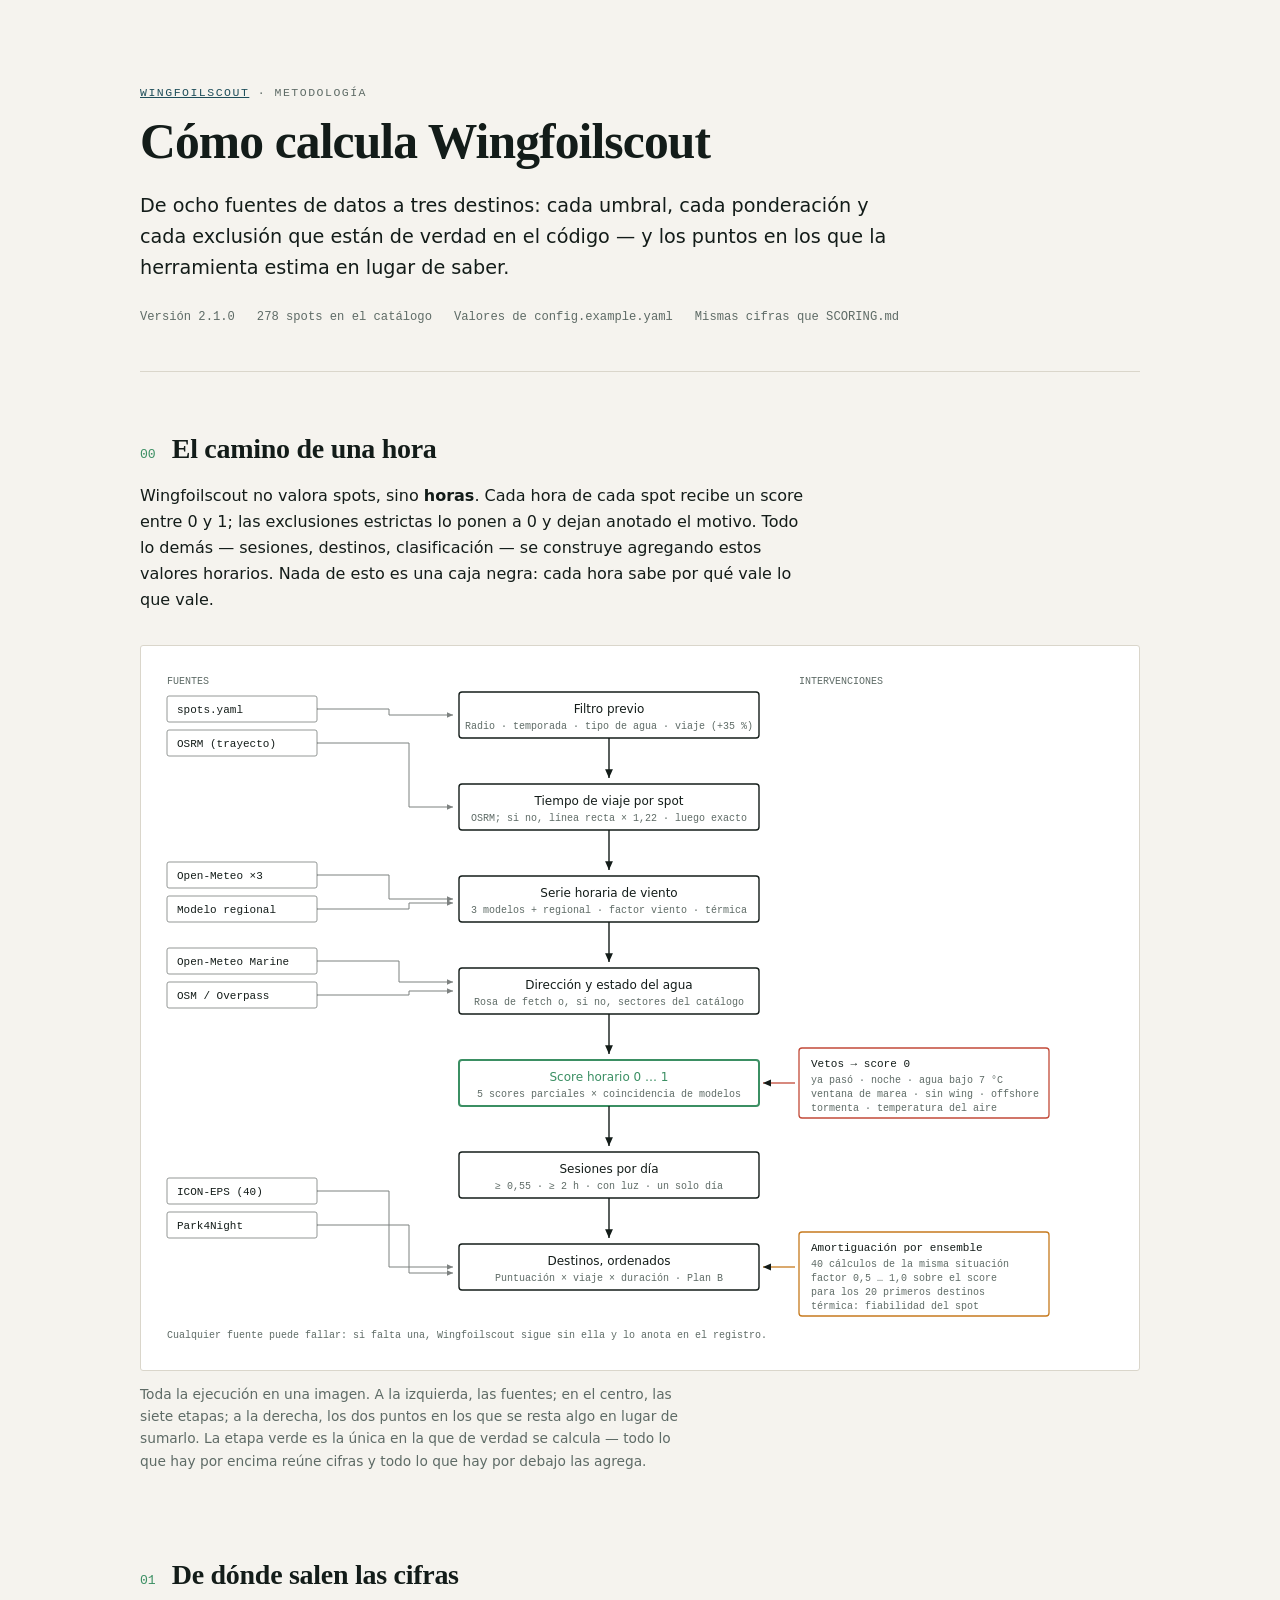
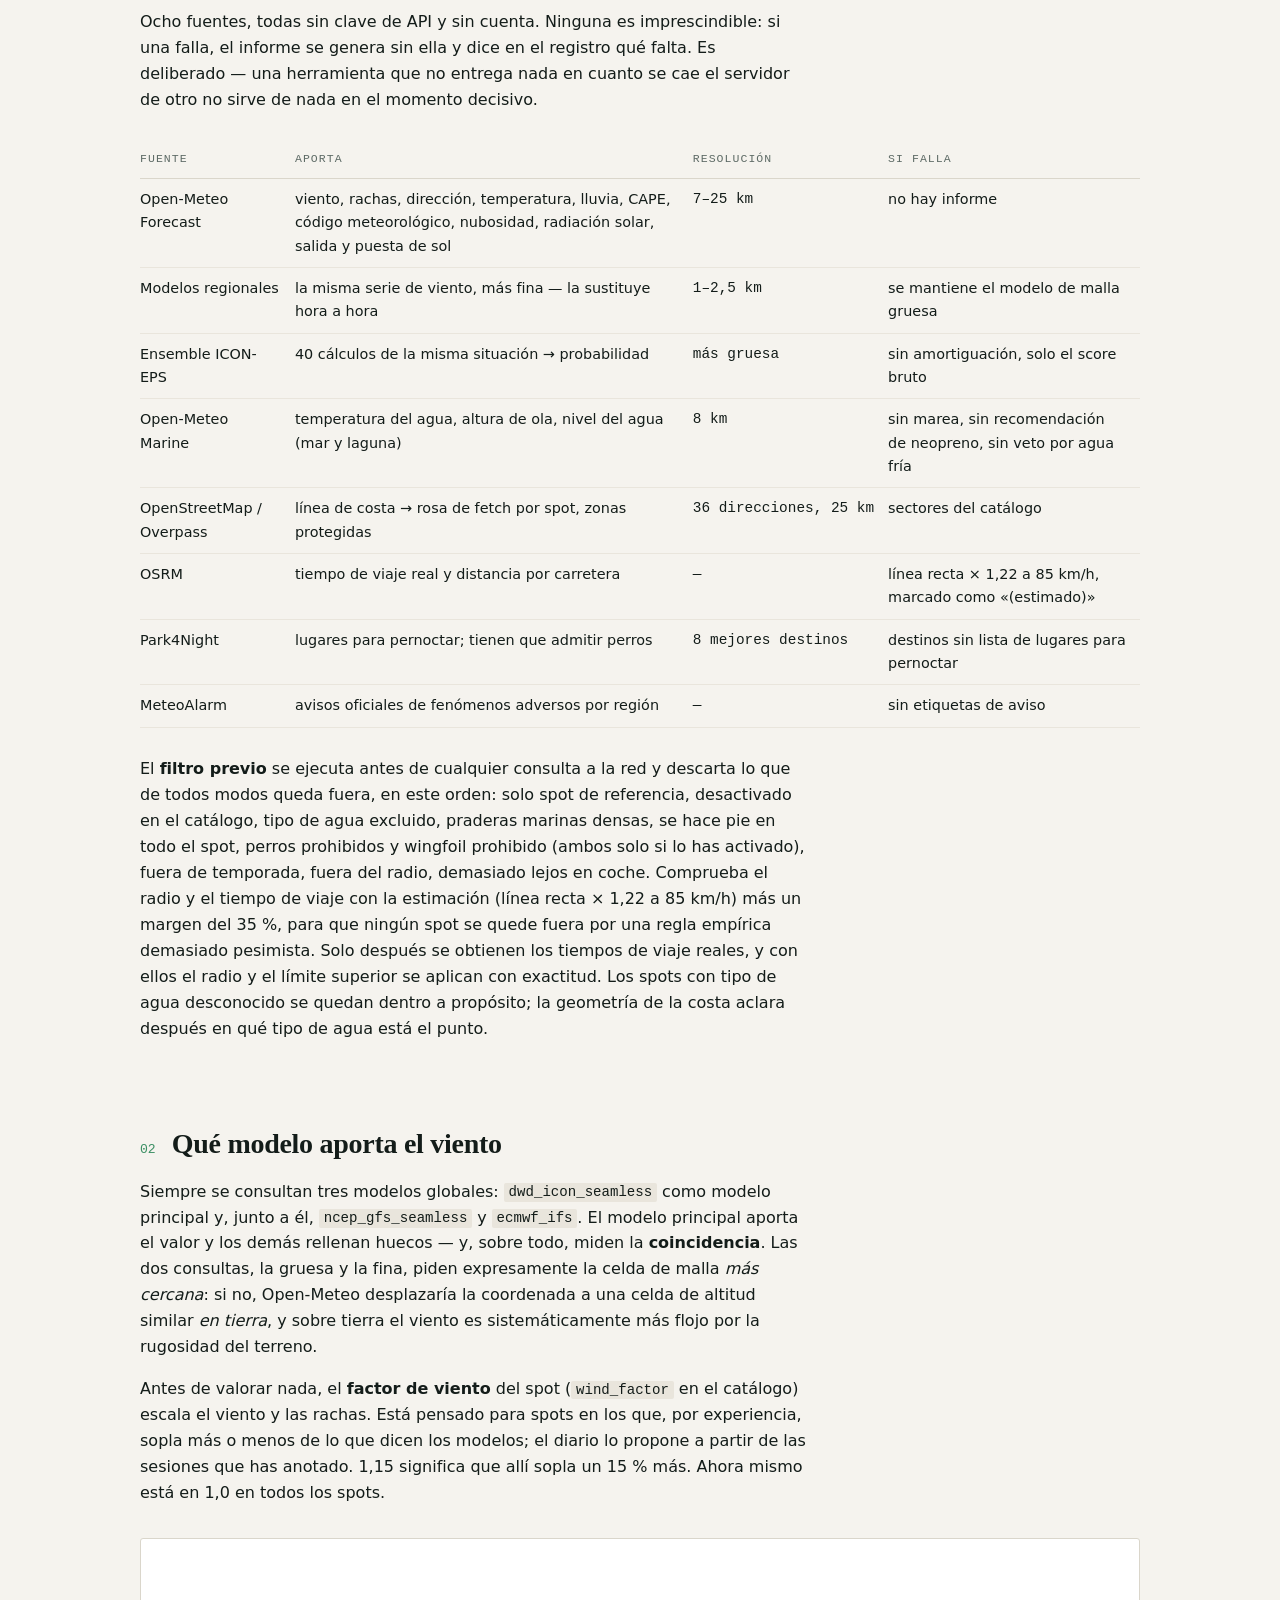
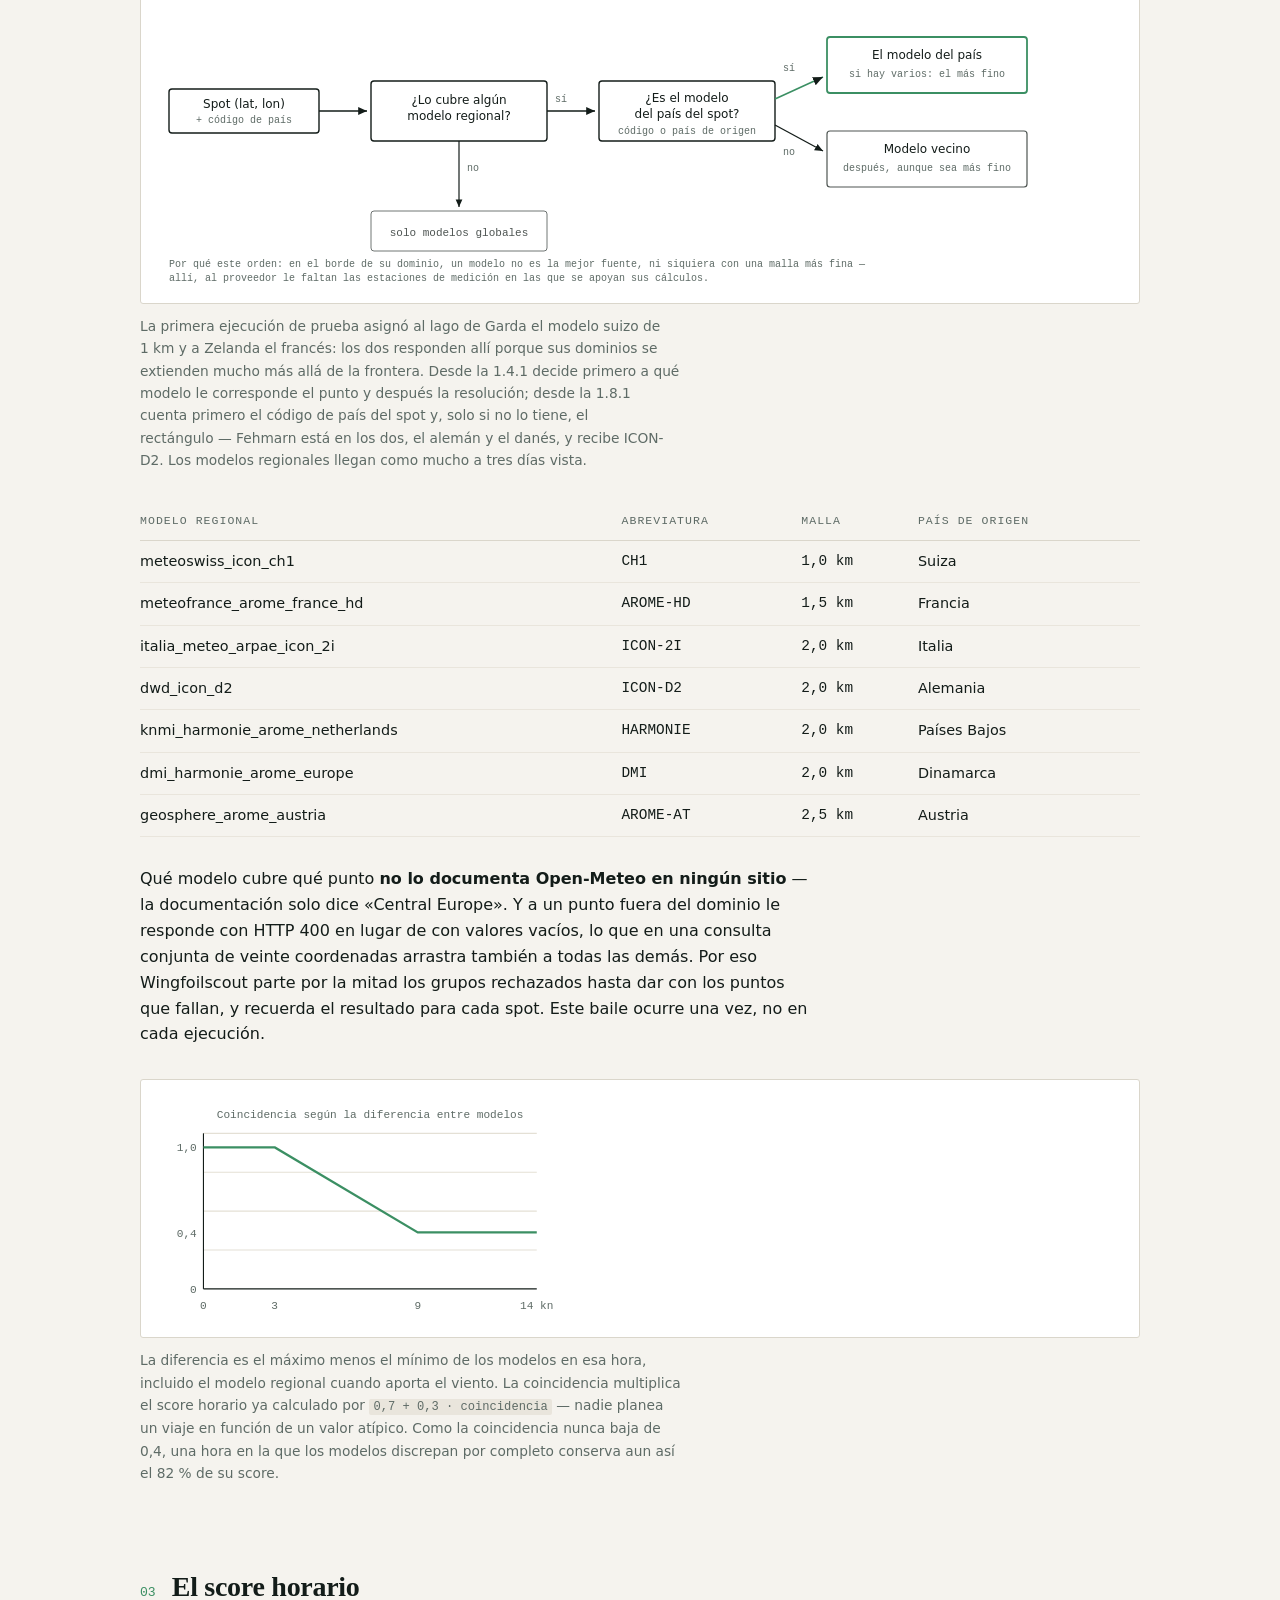
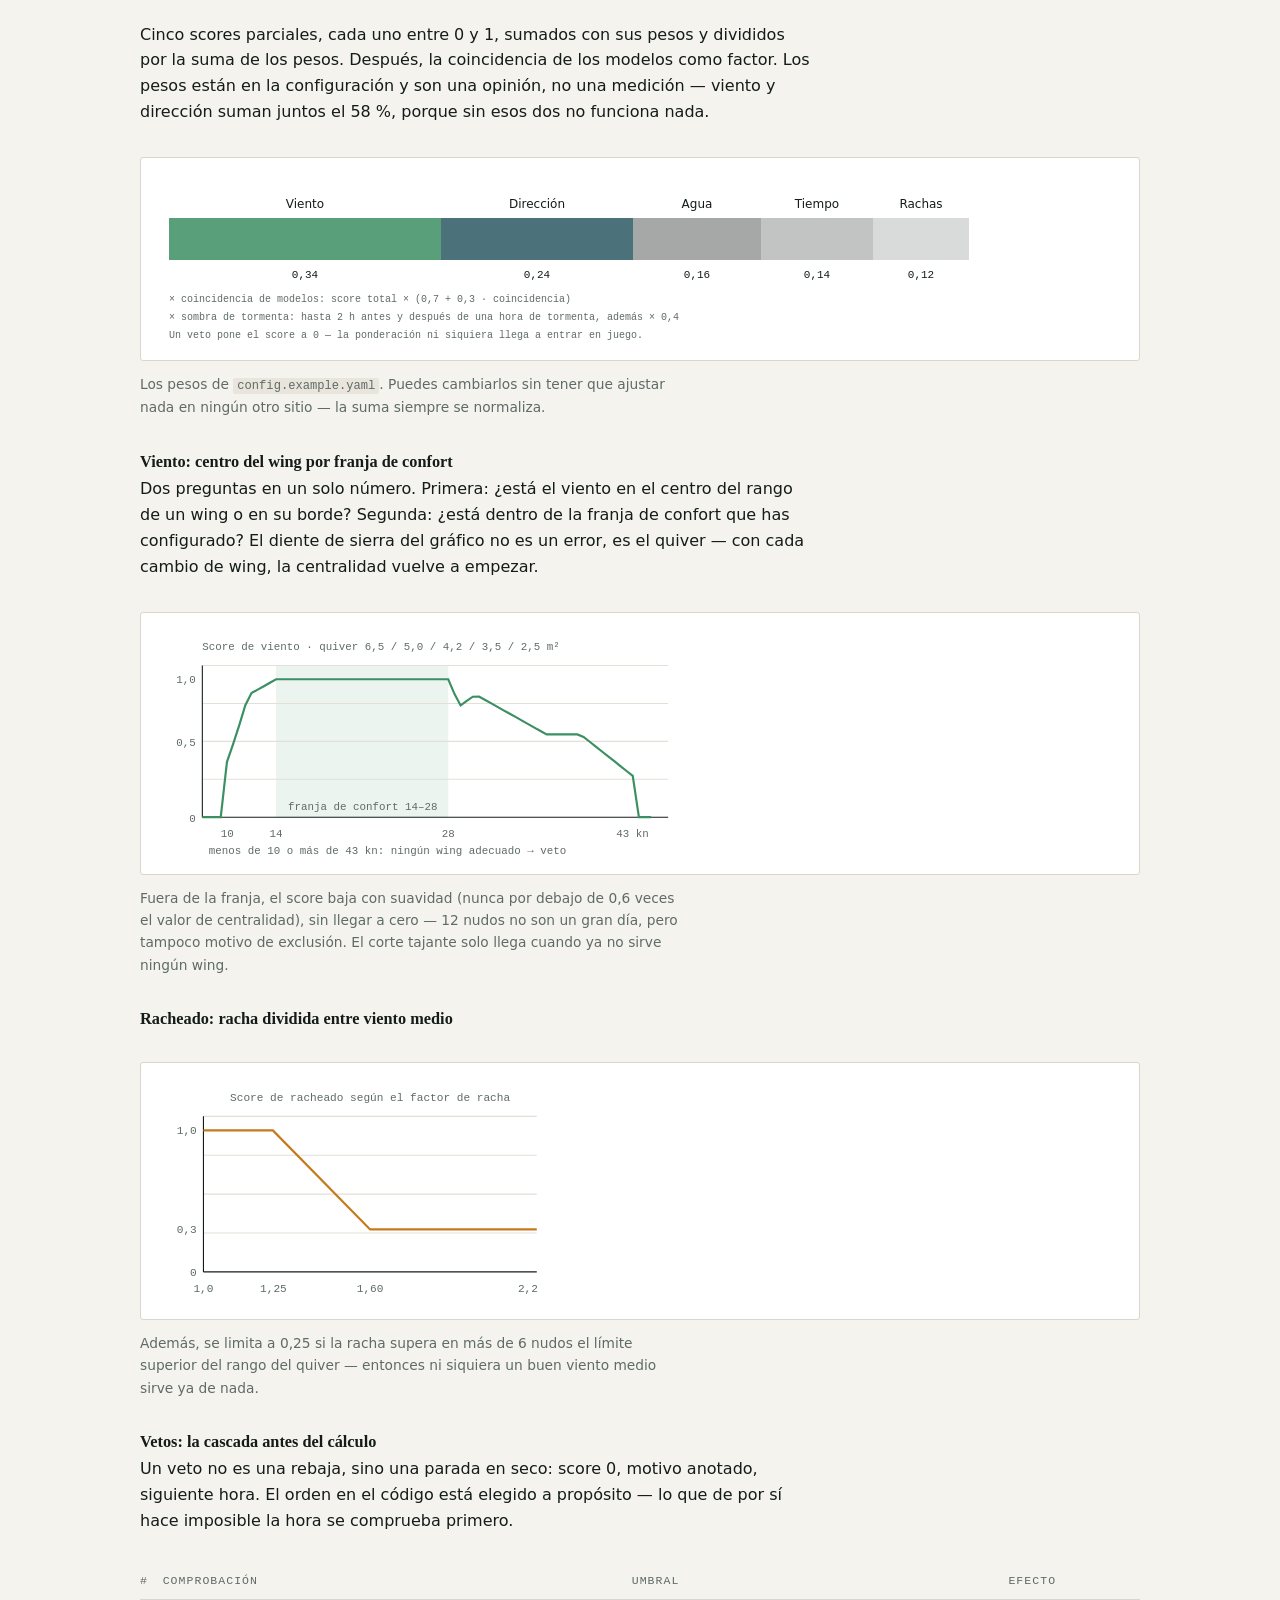
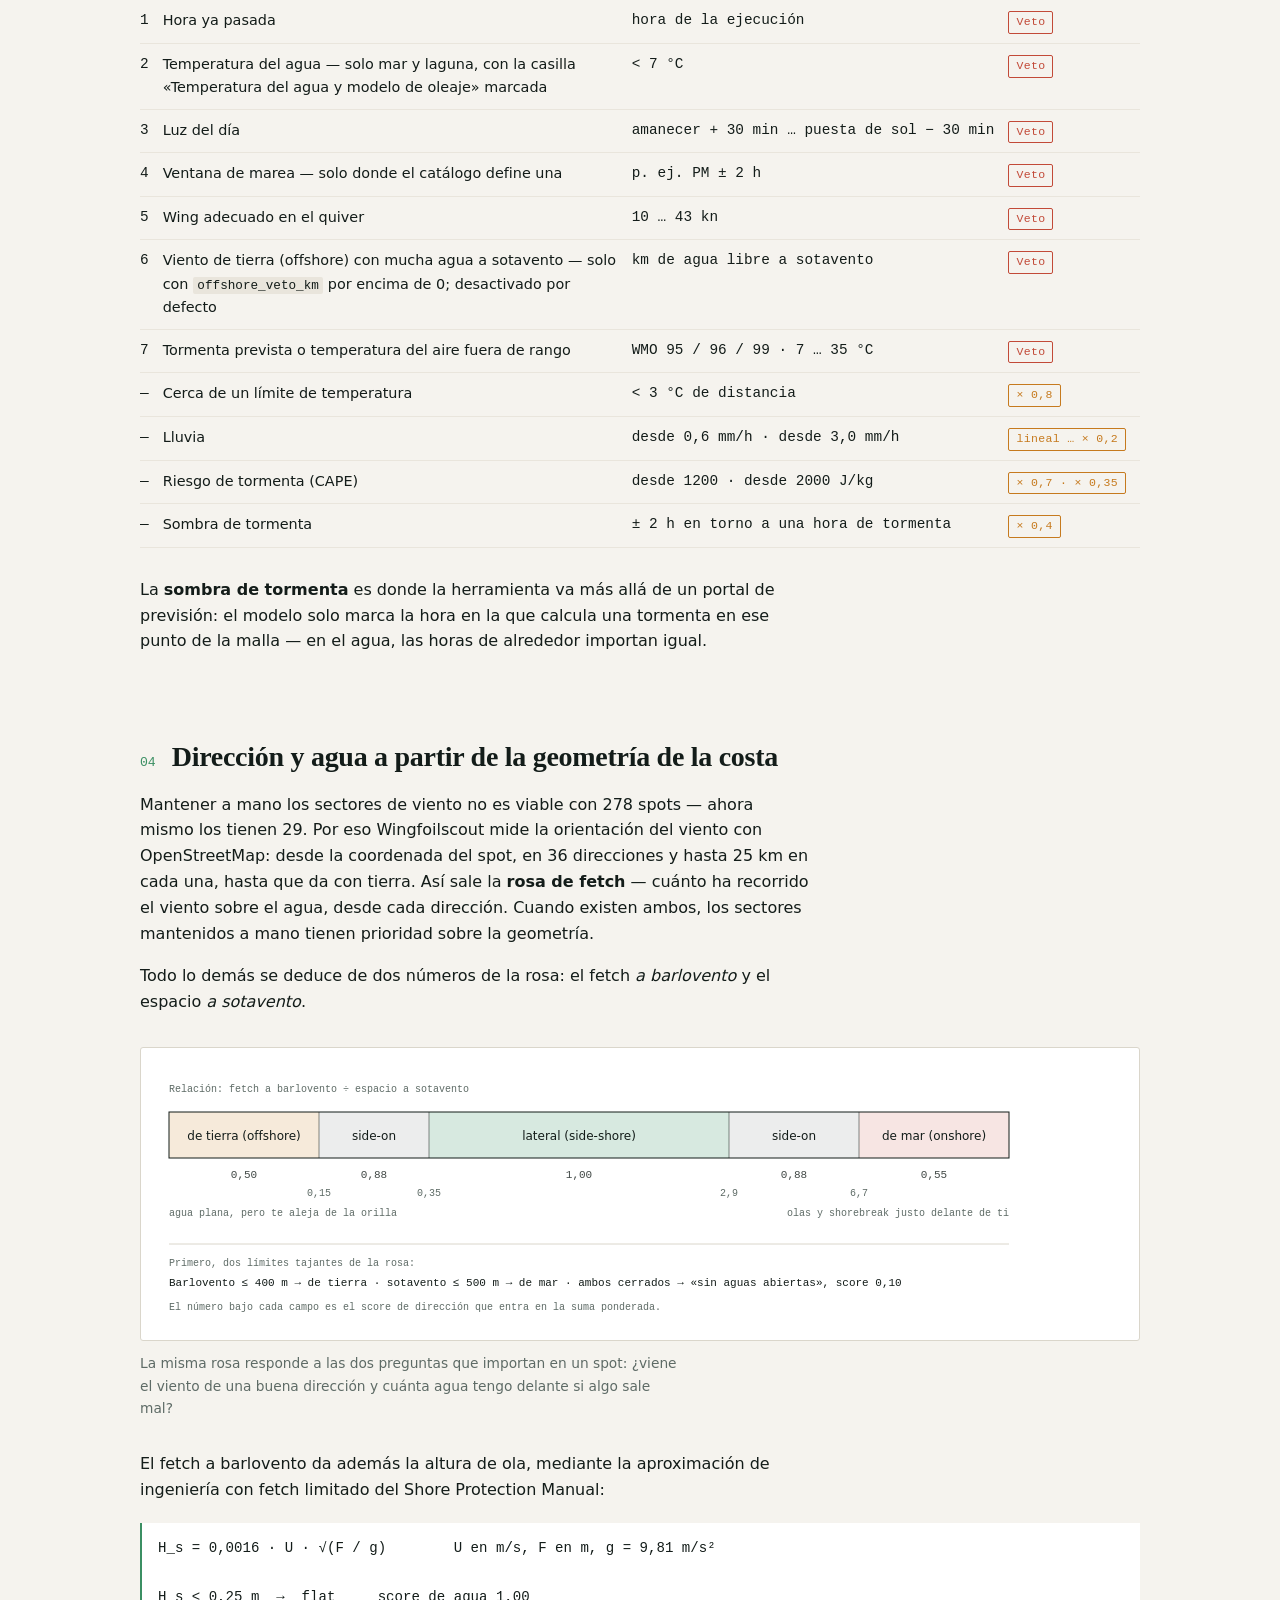
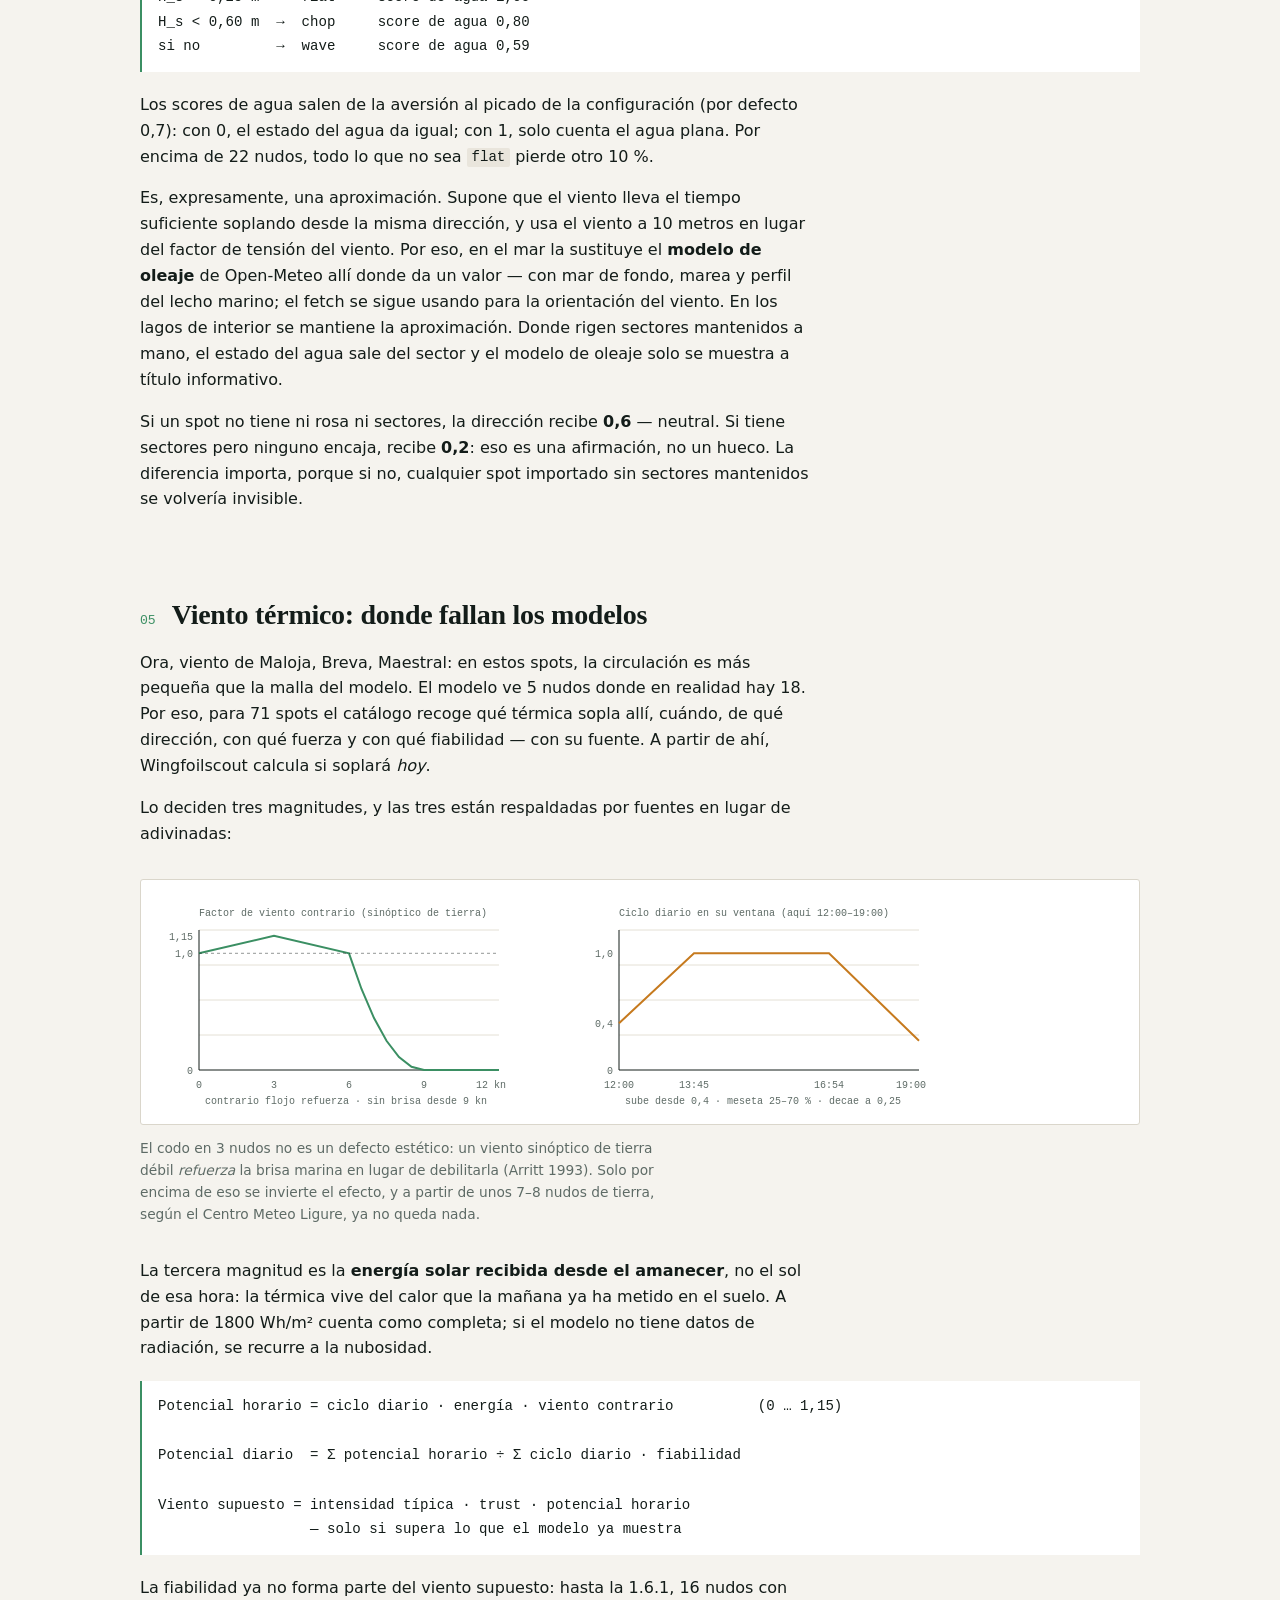
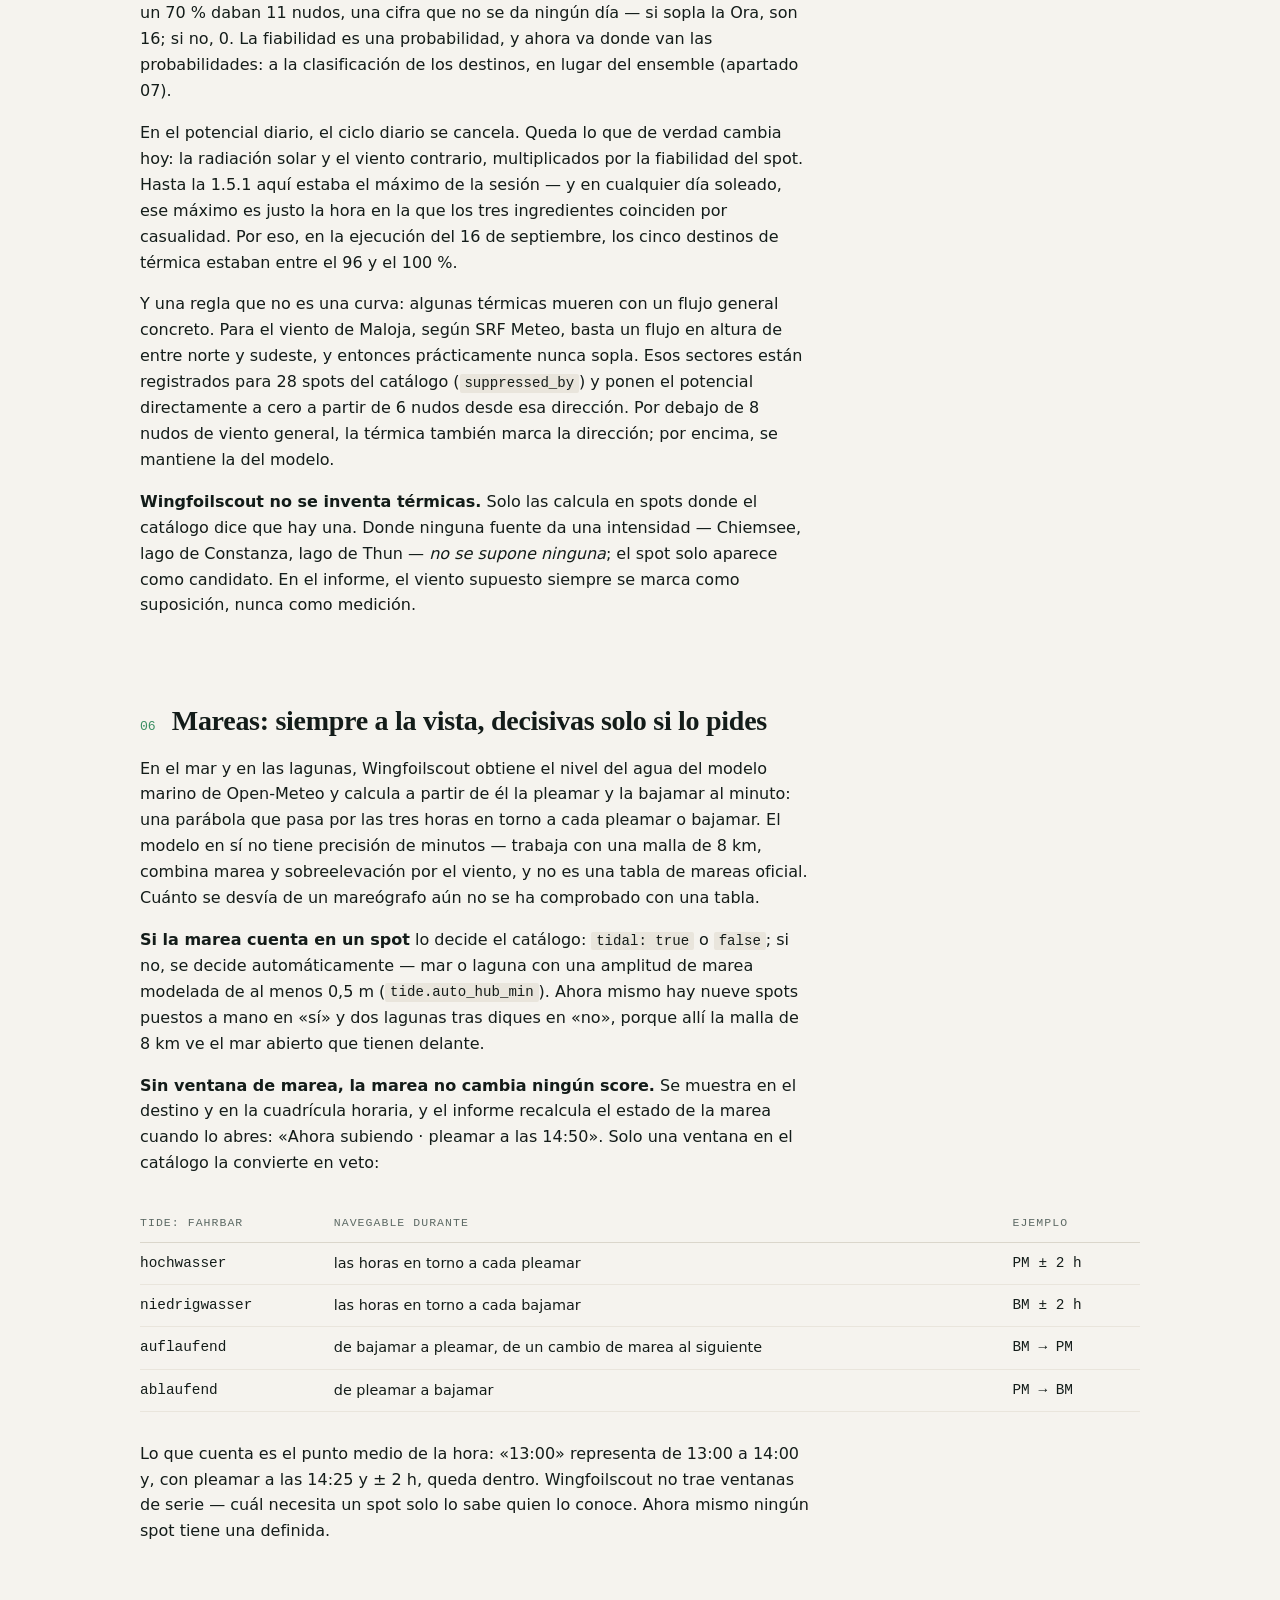
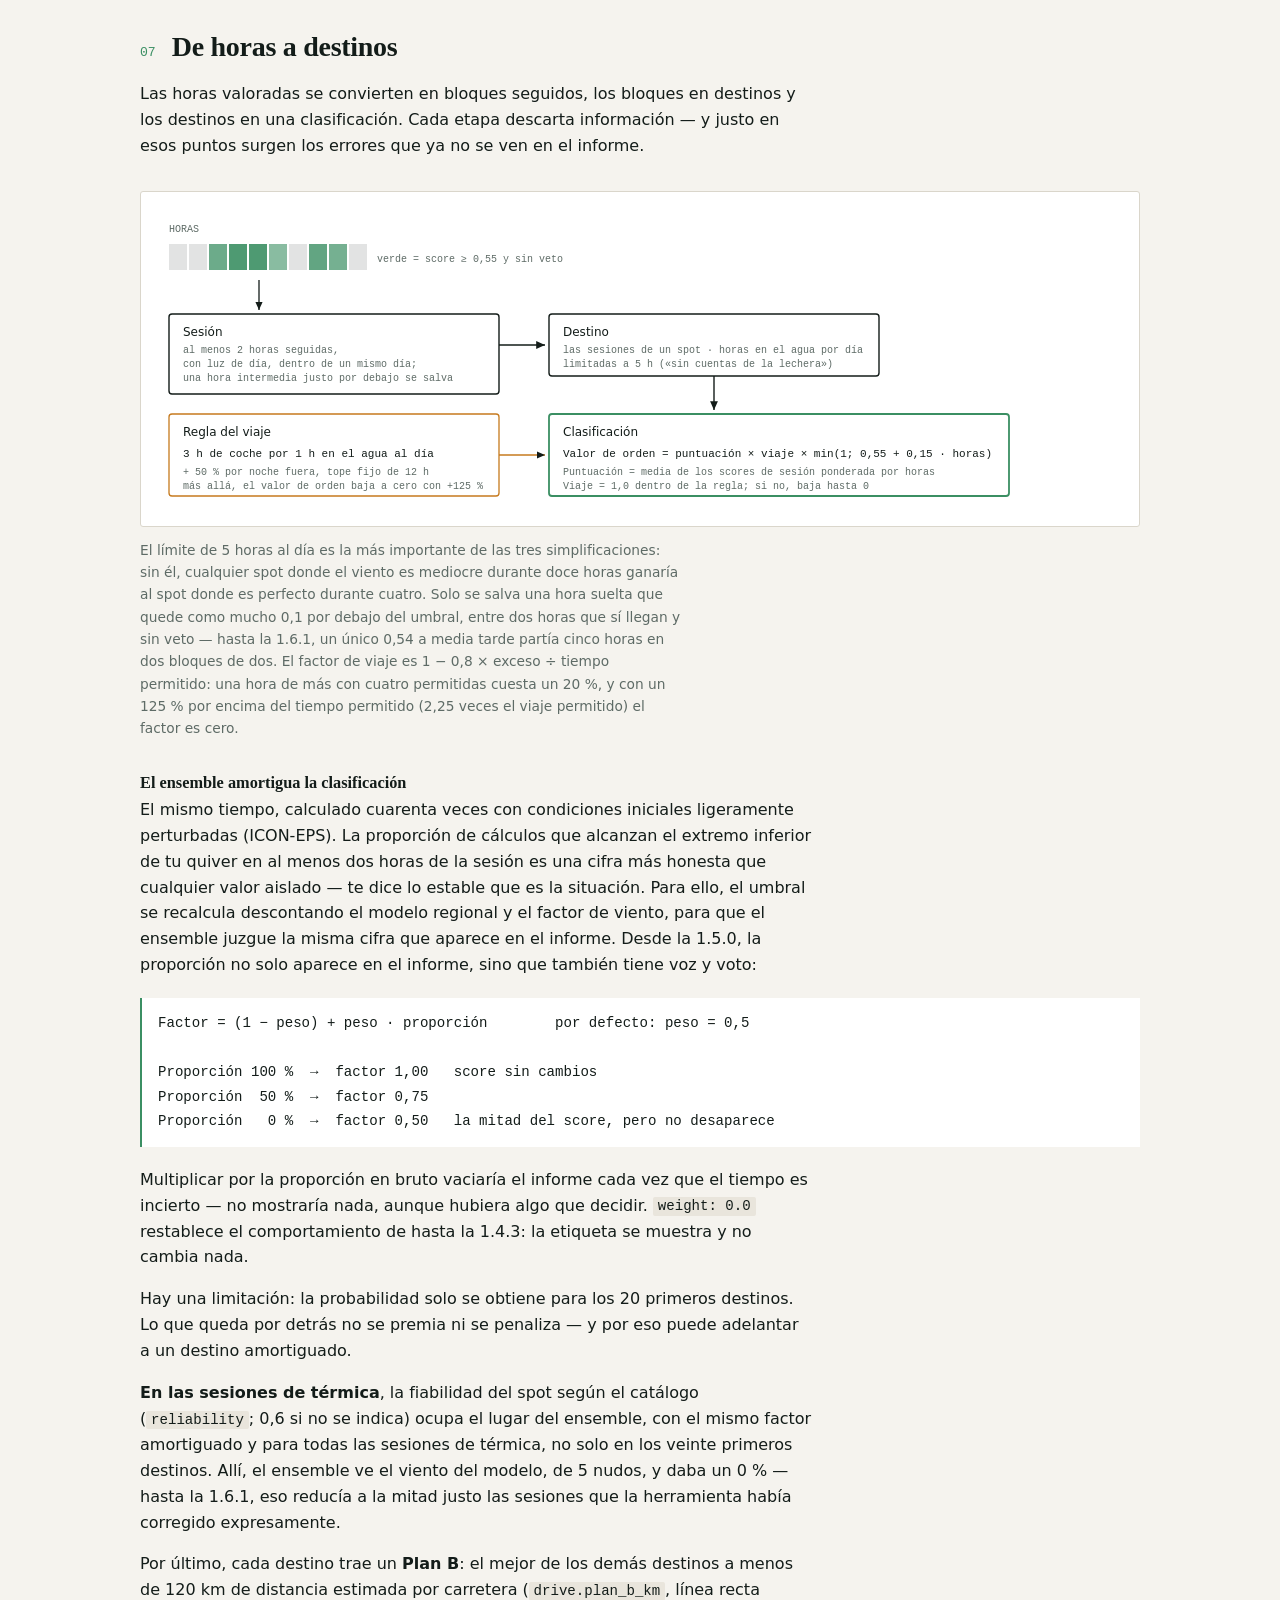
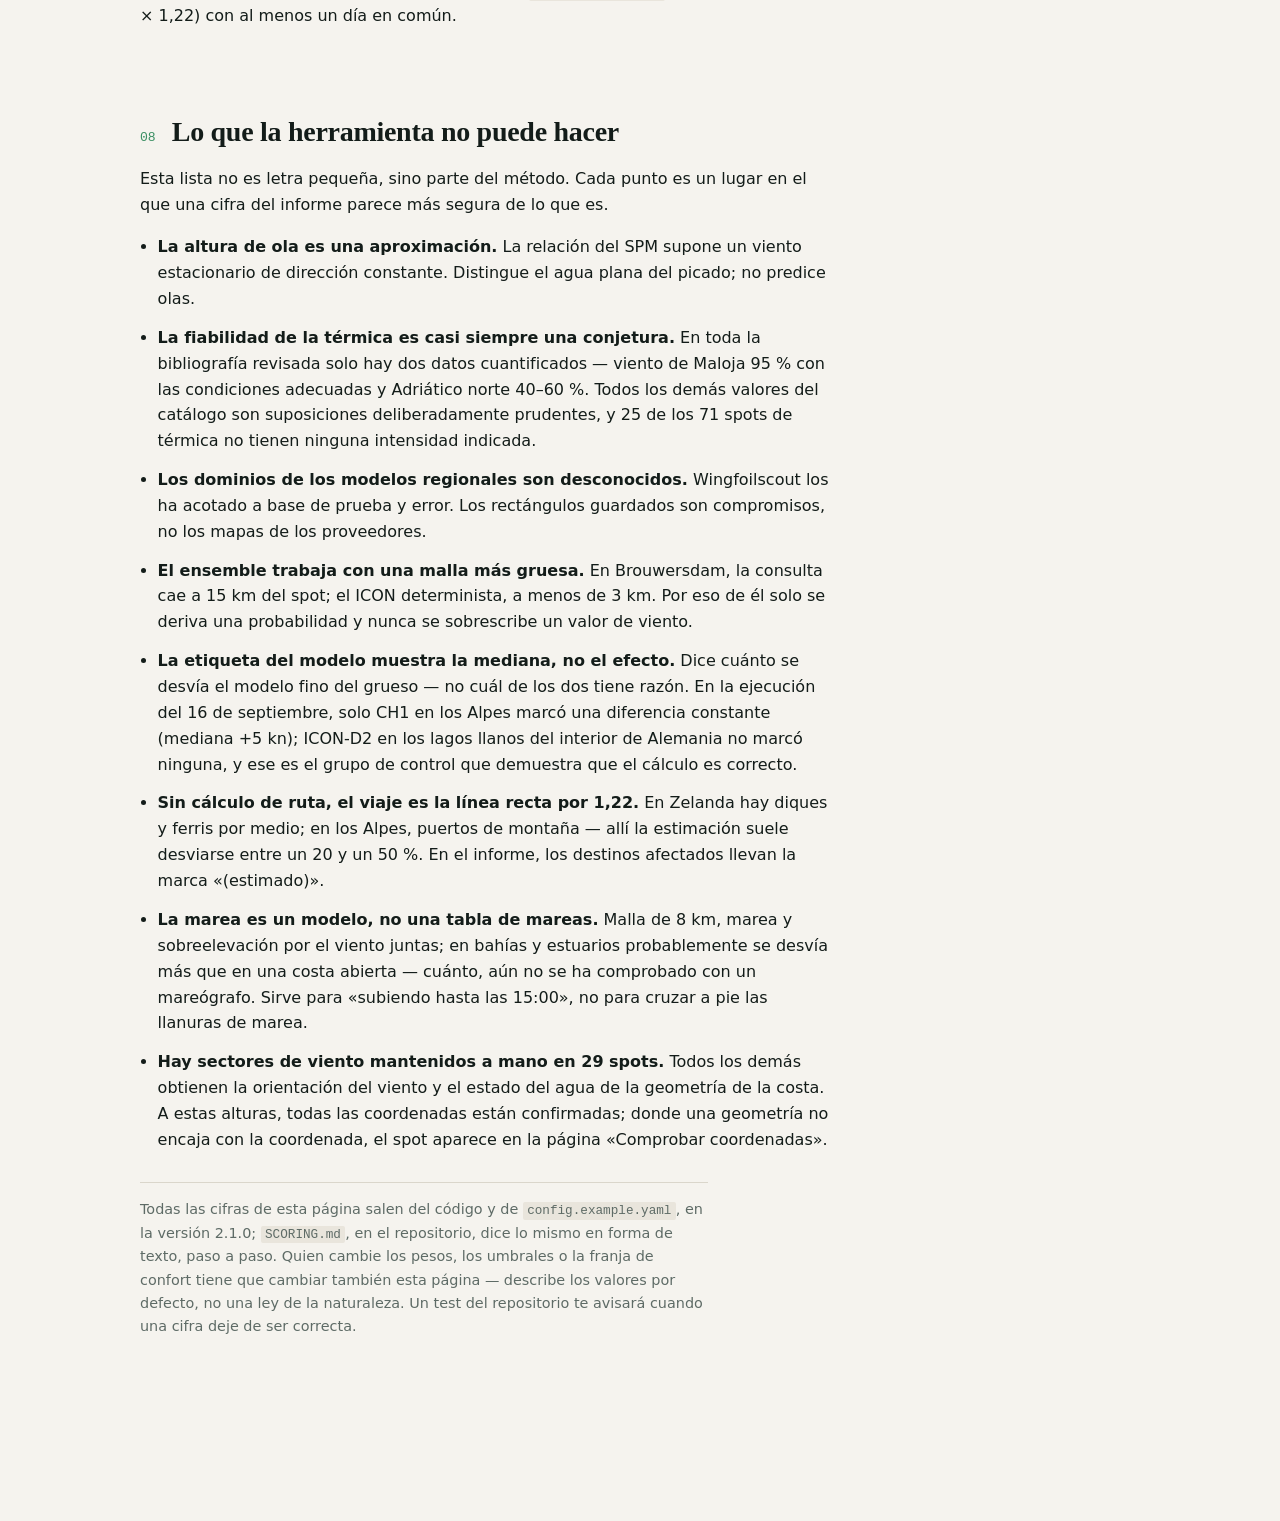
<file: wingscout/hilfe/bewertung.es.html>
<!doctype html>
<html lang="es">
<head>
<meta charset="utf-8">
<meta name="viewport" content="width=device-width,initial-scale=1,viewport-fit=cover">
<!-- Cómo calcula Wingfoilscout — versión española de la página de metodología (docs/bewertung.html),
     que se muestra en la ayuda de la app. Mismas etiquetas y mismas cifras que la página inglesa;
     sin scripts ni peticiones externas. -->
<title>Cómo calcula Wingfoilscout</title>
<style>
  /* Layout: one reading column; figures may be wider and scroll within their own
     frame; the section numbers follow the path of an hour through the program.
     System fonts only — the page also lives as a file in the repository and
     should be readable offline, without any requests to third parties. */
  :root{
    --schrift-titel:"Iowan Old Style","Charter","Palatino Linotype",Palatino,Georgia,serif;
    --schrift-text:-apple-system,BlinkMacSystemFont,"Segoe UI",system-ui,Roboto,sans-serif;
    --schrift-mono:ui-monospace,"SF Mono",Menlo,Consolas,"Liberation Mono",monospace;
    --papier:#F5F3EE;
    --flaeche:#FFFFFF;
    --tinte:#131C19;
    --gedaempft:#5E6B66;
    --linie:#DAD6CB;
    --linie-zart:#E9E5DC;
    --gruen:#3B8F63;
    --orange:#C67A1E;
    --rot:#C24A38;
    --dunkelrot:#7A1F14;
    --petrol:#1F4E5A;
    --raster:#E4E0D5;
    color-scheme:light;
  }
  @media (prefers-color-scheme:dark){
    :root:not([data-theme="light"]){
      --papier:#0E1513;
      --flaeche:#151E1B;
      --tinte:#E6E3DA;
      --gedaempft:#98A69F;
      --linie:#27342F;
      --linie-zart:#1D2825;
      --gruen:#5CB585;
      --orange:#E0A24A;
      --rot:#E07260;
      --dunkelrot:#C0554A;
      --petrol:#78B6C4;
      --raster:#23302B;
      color-scheme:dark;
    }
  }
  :root[data-theme="dark"]{
    --papier:#0E1513;
    --flaeche:#151E1B;
    --tinte:#E6E3DA;
    --gedaempft:#98A69F;
    --linie:#27342F;
    --linie-zart:#1D2825;
    --gruen:#5CB585;
    --orange:#E0A24A;
    --rot:#E07260;
    --dunkelrot:#C0554A;
    --petrol:#78B6C4;
    --raster:#23302B;
    color-scheme:dark;
  }

  body{
    background:var(--papier);
    color:var(--tinte);
    font-family:var(--schrift-text);
    font-size:16px;
    line-height:1.62;
    -webkit-font-smoothing:antialiased;
  }
  .huelle{
    max-width:1000px;
    margin:0 auto;
    padding-inline:16px;
    padding-block:0 96px;
  }
  .schmal{max-width:66ch;}

  h1,h2,h3{font-family:var(--schrift-titel);text-wrap:balance;margin:0;}
  h1{font-size:clamp(2rem,6vw,3.1rem);font-weight:600;line-height:1.08;letter-spacing:-.018em;}
  h2{font-size:clamp(1.35rem,3.4vw,1.75rem);font-weight:600;line-height:1.2;letter-spacing:-.01em;}
  h3{font-size:1.02rem;font-weight:600;line-height:1.35;margin-bottom:.2em;}
  p{margin:0 0 1em;}
  a{color:var(--petrol);}

  /* Header */
  header.kopf{
    border-bottom:1px solid var(--linie);
    padding-block:clamp(44px,9vw,84px) clamp(28px,5vw,44px);
    margin-bottom:clamp(34px,6vw,60px);
  }
  .eyebrow{
    font-family:var(--schrift-mono);
    font-size:.72rem;letter-spacing:.13em;text-transform:uppercase;
    color:var(--gedaempft);margin:0 0 1.1em;
  }
  .lead{font-size:clamp(1.02rem,2.2vw,1.2rem);color:var(--tinte);max-width:62ch;margin-top:1.1em;}
  .stempel{
    font-family:var(--schrift-mono);
    font-size:.76rem;color:var(--gedaempft);
    display:flex;flex-wrap:wrap;gap:6px 22px;margin-top:2em;
  }

  /* Sections */
  section{margin-bottom:clamp(46px,8vw,86px);scroll-margin-top:24px;}
  .abschnittkopf{display:flex;gap:16px;align-items:baseline;margin-bottom:1.1em;}
  .nummer{
    font-family:var(--schrift-mono);
    font-size:.82rem;color:var(--gruen);font-weight:500;
    padding-top:.2em;flex:0 0 auto;
  }

  /* Figures */
  figure{margin:2em 0;}
  .figrahmen{
    background:var(--flaeche);
    border:1px solid var(--linie);
    border-radius:3px;
    padding:20px 18px 14px;
    overflow-x:auto;
  }
  figure svg{display:block;height:auto;color:var(--tinte);}
  figcaption{
    font-size:.86rem;color:var(--gedaempft);margin-top:.85em;max-width:62ch;
  }
  .svgtext{font-family:var(--schrift-text);font-size:12px;fill:currentColor;}
  .svgmono{font-family:var(--schrift-mono);font-size:11px;fill:currentColor;}
  .svgklein{font-family:var(--schrift-mono);font-size:10px;fill:var(--gedaempft);}

  /* Tables */
  .tabellenrahmen{overflow-x:auto;margin:1.8em 0;}
  table{border-collapse:collapse;width:100%;min-width:520px;font-size:.9rem;}
  th,td{text-align:left;padding:9px 14px 9px 0;border-bottom:1px solid var(--linie-zart);vertical-align:top;}
  th{
    font-family:var(--schrift-mono);font-size:.72rem;letter-spacing:.09em;
    text-transform:uppercase;color:var(--gedaempft);font-weight:500;
    border-bottom:1px solid var(--linie);
  }
  td.zahl{font-family:var(--schrift-mono);font-variant-numeric:tabular-nums;white-space:nowrap;}

  code,.formel{font-family:var(--schrift-mono);}
  code{font-size:.88em;background:var(--linie-zart);padding:.1em .34em;border-radius:2px;}
  .formel{
    display:block;background:var(--flaeche);border-left:2px solid var(--gruen);
    padding:13px 16px;margin:1.4em 0;font-size:.88rem;line-height:1.75;
    overflow-x:auto;white-space:pre;
  }

  ul{margin:0 0 1em;padding-left:1.1em;}
  li{margin-bottom:.45em;}

  .marke{
    display:inline-block;font-family:var(--schrift-mono);font-size:.72rem;
    padding:1px 7px;border-radius:2px;border:1px solid currentColor;
    letter-spacing:.03em;white-space:nowrap;
  }
  .m-veto{color:var(--rot);}
  .m-daempf{color:var(--orange);}
  .m-gruen{color:var(--gruen);}

  .notiz{
    border-top:1px solid var(--linie);
    padding-top:1.1em;margin-top:2em;font-size:.9rem;color:var(--gedaempft);
    max-width:62ch;
  }
  .grenzen li{margin-bottom:.8em;}
  .grenzen strong{color:var(--tinte);font-weight:600;}

  hr{border:0;border-top:1px solid var(--linie);margin:0;}

  @media (prefers-reduced-motion:no-preference){
    a{transition:color .15s ease;}
  }
  a:focus-visible,summary:focus-visible{outline:2px solid var(--gruen);outline-offset:3px;}
</style>
<style>body{margin:0}</style>
</head>
<body>
<div class="huelle">

<header class="kopf">
  <p class="eyebrow"><a href="index.html">Wingfoilscout</a> · Metodología</p>
  <h1>Cómo calcula Wingfoilscout</h1>
  <p class="lead">De ocho fuentes de datos a tres destinos: cada umbral, cada ponderación y cada exclusión que
  están de verdad en el código — y los puntos en los que la herramienta estima en lugar de
  saber.</p>
  <div class="stempel">
    <span>Versión 2.1.0</span>
    <span>278 spots en el catálogo</span>
    <span>Valores de config.example.yaml</span>
    <span>Mismas cifras que SCORING.md</span>
  </div>
</header>

<!-- ============================ 00 ============================ -->
<section id="pipeline">
  <div class="abschnittkopf"><span class="nummer">00</span><h2>El camino de una hora</h2></div>
  <div class="schmal">
    <p>Wingfoilscout no valora spots, sino <strong>horas</strong>. Cada hora de cada spot recibe un
    score entre 0 y 1; las exclusiones estrictas lo ponen a 0 y dejan anotado el motivo. Todo lo
    demás — sesiones, destinos, clasificación — se construye agregando estos valores horarios.
    Nada de esto es una caja negra: cada hora sabe por qué vale lo que vale.</p>
  </div>

  <figure>
    <div class="figrahmen">
      <svg viewBox="0 0 900 690" style="min-width:660px;max-width:900px;width:100%" role="img" aria-label="Diagrama de flujo: 278 spots pasan un filtro previo por radio, temporada, tipo de agua y tiempo de viaje; después se añaden la previsión, el modelo regional, el factor de viento, la térmica y, en el mar, la temperatura del agua, el oleaje y la marea; cada hora recibe un score, y de ahí salen las sesiones, los destinos y la clasificación.">
        <defs>
          <marker id="pf" viewBox="0 0 10 10" refX="9" refY="5" markerWidth="7" markerHeight="7" orient="auto-start-reverse">
            <path d="M0,1 L9,5 L0,9 z" fill="currentColor"/>
          </marker>
        </defs>

        <!-- Left column: sources -->
        <text class="svgklein" x="8" y="18">FUENTES</text>
        <g stroke="currentColor" stroke-width="1" fill="none" opacity=".45">
          <rect x="8" y="30" width="150" height="26" rx="2"/>
          <rect x="8" y="64" width="150" height="26" rx="2"/>
          <rect x="8" y="196" width="150" height="26" rx="2"/>
          <rect x="8" y="230" width="150" height="26" rx="2"/>
          <rect x="8" y="282" width="150" height="26" rx="2"/>
          <rect x="8" y="316" width="150" height="26" rx="2"/>
          <rect x="8" y="512" width="150" height="26" rx="2"/>
          <rect x="8" y="546" width="150" height="26" rx="2"/>
        </g>
        <g class="svgmono">
          <text x="18" y="47">spots.yaml</text>
          <text x="18" y="81">OSRM (trayecto)</text>
          <text x="18" y="213">Open-Meteo ×3</text>
          <text x="18" y="247">Modelo regional</text>
          <text x="18" y="299">Open-Meteo Marine</text>
          <text x="18" y="333">OSM / Overpass</text>
          <text x="18" y="529">ICON-EPS (40)</text>
          <text x="18" y="563">Park4Night</text>
        </g>

        <!-- Main column -->
        <g stroke="currentColor" stroke-width="1.4" fill="none">
          <rect x="300" y="26" width="300" height="46" rx="3"/>
          <rect x="300" y="118" width="300" height="46" rx="3"/>
          <rect x="300" y="210" width="300" height="46" rx="3"/>
          <rect x="300" y="302" width="300" height="46" rx="3"/>
        </g>
        <rect x="300" y="394" width="300" height="46" rx="3" fill="none" stroke="var(--gruen)" stroke-width="2"/>
        <g stroke="currentColor" stroke-width="1.4" fill="none">
          <rect x="300" y="486" width="300" height="46" rx="3"/>
          <rect x="300" y="578" width="300" height="46" rx="3"/>
        </g>

        <g class="svgtext" text-anchor="middle">
          <text x="450" y="47">Filtro previo</text>
          <text x="450" y="139">Tiempo de viaje por spot</text>
          <text x="450" y="231">Serie horaria de viento</text>
          <text x="450" y="323">Dirección y estado del agua</text>
          <text x="450" y="415" fill="var(--gruen)">Score horario 0 … 1</text>
          <text x="450" y="507">Sesiones por día</text>
          <text x="450" y="599">Destinos, ordenados</text>
        </g>
        <g class="svgklein" text-anchor="middle">
          <text x="450" y="63">Radio · temporada · tipo de agua · viaje (+35 %)</text>
          <text x="450" y="155">OSRM; si no, línea recta × 1,22 · luego exacto</text>
          <text x="450" y="247">3 modelos + regional · factor viento · térmica</text>
          <text x="450" y="339">Rosa de fetch o, si no, sectores del catálogo</text>
          <text x="450" y="431">5 scores parciales × coincidencia de modelos</text>
          <text x="450" y="523">≥ 0,55 · ≥ 2 h · con luz · un solo día</text>
          <text x="450" y="615">Puntuación × viaje × duración · Plan B</text>
        </g>

        <!-- Arrows, main column -->
        <g stroke="currentColor" stroke-width="1.4" marker-end="url(#pf)">
          <line x1="450" y1="72" x2="450" y2="112"/>
          <line x1="450" y1="164" x2="450" y2="204"/>
          <line x1="450" y1="256" x2="450" y2="296"/>
          <line x1="450" y1="348" x2="450" y2="388"/>
          <line x1="450" y1="440" x2="450" y2="480"/>
          <line x1="450" y1="532" x2="450" y2="572"/>
        </g>

        <!-- Inflows from the sources -->
        <g stroke="currentColor" stroke-width="1" opacity=".55" marker-end="url(#pf)">
          <path d="M158,43 H230 V49 H294" fill="none"/>
          <path d="M158,77 H250 V141 H294" fill="none"/>
          <path d="M158,209 H230 V233 H294" fill="none"/>
          <path d="M158,243 H250 V237 H294" fill="none"/>
          <path d="M158,295 H240 V316 H294" fill="none"/>
          <path d="M158,329 H250 V325 H294" fill="none"/>
          <path d="M158,525 H230 V601 H294" fill="none"/>
          <path d="M158,559 H250 V607 H294" fill="none"/>
        </g>

        <!-- Right: vetoes and damping -->
        <text class="svgklein" x="640" y="18">INTERVENCIONES</text>
        <g stroke="var(--rot)" stroke-width="1.3" fill="none">
          <rect x="640" y="382" width="250" height="70" rx="3"/>
        </g>
        <text class="svgmono" x="652" y="401" fill="var(--rot)">Vetos → score 0</text>
        <text class="svgklein" x="652" y="417">ya pasó · noche · agua bajo 7 °C</text>
        <text class="svgklein" x="652" y="431">ventana de marea · sin wing · offshore</text>
        <text class="svgklein" x="652" y="445">tormenta · temperatura del aire</text>
        <line x1="636" y1="417" x2="604" y2="417" stroke="var(--rot)" stroke-width="1.3" marker-end="url(#pf)"/>

        <g stroke="var(--orange)" stroke-width="1.3" fill="none">
          <rect x="640" y="566" width="250" height="84" rx="3"/>
        </g>
        <text class="svgmono" x="652" y="585" fill="var(--orange)">Amortiguación por ensemble</text>
        <text class="svgklein" x="652" y="601">40 cálculos de la misma situación</text>
        <text class="svgklein" x="652" y="615">factor 0,5 … 1,0 sobre el score</text>
        <text class="svgklein" x="652" y="629">para los 20 primeros destinos</text>
        <text class="svgklein" x="652" y="643">térmica: fiabilidad del spot</text>
        <line x1="636" y1="601" x2="604" y2="601" stroke="var(--orange)" stroke-width="1.3" marker-end="url(#pf)"/>

        <!-- Footnote inside the figure -->
        <text class="svgklein" x="8" y="672">Cualquier fuente puede fallar: si falta una, Wingfoilscout sigue sin ella y lo anota en el registro.</text>
      </svg>
    </div>
    <figcaption>Toda la ejecución en una imagen. A la izquierda, las fuentes; en el centro, las siete etapas;
    a la derecha, los dos puntos en los que se resta algo en lugar de sumarlo. La etapa verde es la
    única en la que de verdad se calcula — todo lo que hay por encima reúne cifras y todo lo que hay
    por debajo las agrega.</figcaption>
  </figure>
</section>

<!-- ============================ 01 ============================ -->
<section id="quellen">
  <div class="abschnittkopf"><span class="nummer">01</span><h2>De dónde salen las cifras</h2></div>
  <div class="schmal">
    <p>Ocho fuentes, todas sin clave de API y sin cuenta. Ninguna es imprescindible: si una falla, el
    informe se genera sin ella y dice en el registro qué falta. Es deliberado — una herramienta que
    no entrega nada en cuanto se cae el servidor de otro no sirve de nada en el momento decisivo.</p>
  </div>

  <div class="tabellenrahmen">
    <table>
      <thead>
        <tr><th>Fuente</th><th>aporta</th><th>resolución</th><th>si falla</th></tr>
      </thead>
      <tbody>
        <tr><td>Open-Meteo Forecast</td><td>viento, rachas, dirección, temperatura, lluvia, CAPE, código meteorológico, nubosidad, radiación solar, salida y puesta de sol</td><td class="zahl">7–25 km</td><td>no hay informe</td></tr>
        <tr><td>Modelos regionales</td><td>la misma serie de viento, más fina — la sustituye hora a hora</td><td class="zahl">1–2,5 km</td><td>se mantiene el modelo de malla gruesa</td></tr>
        <tr><td>Ensemble ICON-EPS</td><td>40 cálculos de la misma situación → probabilidad</td><td class="zahl">más gruesa</td><td>sin amortiguación, solo el score bruto</td></tr>
        <tr><td>Open-Meteo Marine</td><td>temperatura del agua, altura de ola, nivel del agua (mar y laguna)</td><td class="zahl">8 km</td><td>sin marea, sin recomendación de neopreno, sin veto por agua fría</td></tr>
        <tr><td>OpenStreetMap / Overpass</td><td>línea de costa → rosa de fetch por spot, zonas protegidas</td><td class="zahl">36 direcciones, 25 km</td><td>sectores del catálogo</td></tr>
        <tr><td>OSRM</td><td>tiempo de viaje real y distancia por carretera</td><td class="zahl">—</td><td>línea recta × 1,22 a 85 km/h, marcado como «(estimado)»</td></tr>
        <tr><td>Park4Night</td><td>lugares para pernoctar; tienen que admitir perros</td><td class="zahl">8 mejores destinos</td><td>destinos sin lista de lugares para pernoctar</td></tr>
        <tr><td>MeteoAlarm</td><td>avisos oficiales de fenómenos adversos por región</td><td class="zahl">—</td><td>sin etiquetas de aviso</td></tr>
      </tbody>
    </table>
  </div>

  <div class="schmal">
    <p>El <strong>filtro previo</strong> se ejecuta antes de cualquier consulta a la red y descarta lo que
    de todos modos queda fuera, en este orden: solo spot de referencia, desactivado en el catálogo,
    tipo de agua excluido, praderas marinas densas, se hace pie en todo el spot, perros prohibidos
    y wingfoil prohibido (ambos solo si lo has activado), fuera de temporada, fuera del radio,
    demasiado lejos en coche. Comprueba el radio y el tiempo de viaje con la estimación (línea recta
    × 1,22 a 85 km/h) más un margen del 35 %, para que ningún spot se quede fuera por una regla
    empírica demasiado pesimista. Solo después se obtienen los tiempos de viaje reales, y con ellos
    el radio y el límite superior se aplican con exactitud. Los spots con tipo de agua desconocido
    se quedan dentro a propósito; la geometría de la costa aclara después en qué tipo de agua está
    el punto.</p>
  </div>
</section>

<!-- ============================ 02 ============================ -->
<section id="modelle">
  <div class="abschnittkopf"><span class="nummer">02</span><h2>Qué modelo aporta el viento</h2></div>
  <div class="schmal">
    <p>Siempre se consultan tres modelos globales: <code>dwd_icon_seamless</code> como modelo principal
    y, junto a él, <code>ncep_gfs_seamless</code> y <code>ecmwf_ifs</code>. El modelo principal aporta
    el valor y los demás rellenan huecos — y, sobre todo, miden la <strong>coincidencia</strong>.
    Las dos consultas, la gruesa y la fina, piden expresamente la celda de malla <em>más cercana</em>:
    si no, Open-Meteo desplazaría la coordenada a una celda de altitud similar <em>en tierra</em>, y
    sobre tierra el viento es sistemáticamente más flojo por la rugosidad del terreno.</p>
    <p>Antes de valorar nada, el <strong>factor de viento</strong> del spot (<code>wind_factor</code>
    en el catálogo) escala el viento y las rachas. Está pensado para spots en los que, por
    experiencia, sopla más o menos de lo que dicen los modelos; el diario lo propone a partir de las
    sesiones que has anotado. 1,15 significa que allí sopla un 15 % más. Ahora mismo está en 1,0 en
    todos los spots.</p>
  </div>

  <figure>
    <div class="figrahmen">
      <svg viewBox="0 0 880 330" style="min-width:640px;max-width:880px;width:100%" role="img" aria-label="Árbol de decisión: ¿cubre algún modelo regional el spot? ¿Es el modelo del país del spot (por código de país o, si no, por país de origen)? El modelo propio del país gana a un modelo vecino más fino.">
        <defs>
          <marker id="pf2" viewBox="0 0 10 10" refX="9" refY="5" markerWidth="7" markerHeight="7" orient="auto-start-reverse">
            <path d="M0,1 L9,5 L0,9 z" fill="currentColor"/>
          </marker>
        </defs>

        <rect x="10" y="130" width="150" height="44" rx="3" fill="none" stroke="currentColor" stroke-width="1.4"/>
        <text class="svgtext" x="85" y="149" text-anchor="middle">Spot (lat, lon)</text>
        <text class="svgklein" x="85" y="164" text-anchor="middle">+ código de país</text>

        <line x1="160" y1="152" x2="208" y2="152" stroke="currentColor" stroke-width="1.4" marker-end="url(#pf2)"/>

        <rect x="212" y="122" width="176" height="60" rx="3" fill="none" stroke="currentColor" stroke-width="1.4"/>
        <text class="svgtext" x="300" y="145" text-anchor="middle">¿Lo cubre algún</text>
        <text class="svgtext" x="300" y="161" text-anchor="middle">modelo regional?</text>

        <!-- no -->
        <line x1="300" y1="182" x2="300" y2="248" stroke="currentColor" stroke-width="1.2" marker-end="url(#pf2)"/>
        <text class="svgklein" x="308" y="212">no</text>
        <rect x="212" y="252" width="176" height="40" rx="3" fill="none" stroke="currentColor" stroke-width="1" opacity=".6"/>
        <text class="svgmono" x="300" y="277" text-anchor="middle" opacity=".75">solo modelos globales</text>

        <!-- yes -->
        <line x1="388" y1="152" x2="436" y2="152" stroke="currentColor" stroke-width="1.4" marker-end="url(#pf2)"/>
        <text class="svgklein" x="396" y="143">sí</text>

        <rect x="440" y="122" width="176" height="60" rx="3" fill="none" stroke="currentColor" stroke-width="1.4"/>
        <text class="svgtext" x="528" y="143" text-anchor="middle">¿Es el modelo</text>
        <text class="svgtext" x="528" y="159" text-anchor="middle">del país del spot?</text>
        <text class="svgklein" x="528" y="175" text-anchor="middle">código o país de origen</text>

        <line x1="616" y1="140" x2="664" y2="118" stroke="var(--gruen)" stroke-width="1.6" marker-end="url(#pf2)"/>
        <text class="svgklein" x="624" y="112" fill="var(--gruen)">sí</text>
        <rect x="668" y="78" width="200" height="56" rx="3" fill="none" stroke="var(--gruen)" stroke-width="1.8"/>
        <text class="svgtext" x="768" y="100" text-anchor="middle" fill="var(--gruen)">El modelo del país</text>
        <text class="svgklein" x="768" y="118" text-anchor="middle">si hay varios: el más fino</text>

        <line x1="616" y1="166" x2="664" y2="192" stroke="currentColor" stroke-width="1.3" marker-end="url(#pf2)"/>
        <text class="svgklein" x="624" y="196">no</text>
        <rect x="668" y="172" width="200" height="56" rx="3" fill="none" stroke="currentColor" stroke-width="1.2" opacity=".75"/>
        <text class="svgtext" x="768" y="194" text-anchor="middle">Modelo vecino</text>
        <text class="svgklein" x="768" y="212" text-anchor="middle">después, aunque sea más fino</text>

        <text class="svgklein" x="10" y="308">Por qué este orden: en el borde de su dominio, un modelo no es la mejor fuente, ni siquiera con una malla más fina —</text>
        <text class="svgklein" x="10" y="322">allí, al proveedor le faltan las estaciones de medición en las que se apoyan sus cálculos.</text>
      </svg>
    </div>
    <figcaption>La primera ejecución de prueba asignó al lago de Garda el modelo suizo de 1 km y a Zelanda el
    francés: los dos responden allí porque sus dominios se extienden mucho más allá de la frontera.
    Desde la 1.4.1 decide primero a qué modelo le corresponde el punto y después la resolución; desde
    la 1.8.1 cuenta primero el código de país del spot y, solo si no lo tiene, el rectángulo —
    Fehmarn está en los dos, el alemán y el danés, y recibe ICON-D2. Los modelos regionales llegan
    como mucho a tres días vista.</figcaption>
  </figure>

  <div class="tabellenrahmen">
    <table>
      <thead><tr><th>Modelo regional</th><th>Abreviatura</th><th>Malla</th><th>País de origen</th></tr></thead>
      <tbody>
        <tr><td>meteoswiss_icon_ch1</td><td class="zahl">CH1</td><td class="zahl">1,0 km</td><td>Suiza</td></tr>
        <tr><td>meteofrance_arome_france_hd</td><td class="zahl">AROME-HD</td><td class="zahl">1,5 km</td><td>Francia</td></tr>
        <tr><td>italia_meteo_arpae_icon_2i</td><td class="zahl">ICON-2I</td><td class="zahl">2,0 km</td><td>Italia</td></tr>
        <tr><td>dwd_icon_d2</td><td class="zahl">ICON-D2</td><td class="zahl">2,0 km</td><td>Alemania</td></tr>
        <tr><td>knmi_harmonie_arome_netherlands</td><td class="zahl">HARMONIE</td><td class="zahl">2,0 km</td><td>Países Bajos</td></tr>
        <tr><td>dmi_harmonie_arome_europe</td><td class="zahl">DMI</td><td class="zahl">2,0 km</td><td>Dinamarca</td></tr>
        <tr><td>geosphere_arome_austria</td><td class="zahl">AROME-AT</td><td class="zahl">2,5 km</td><td>Austria</td></tr>
      </tbody>
    </table>
  </div>

  <div class="schmal">
    <p>Qué modelo cubre qué punto <strong>no lo documenta Open-Meteo en ningún sitio</strong> — la
    documentación solo dice «Central Europe». Y a un punto fuera del dominio le responde con HTTP 400
    en lugar de con valores vacíos, lo que en una consulta conjunta de veinte coordenadas arrastra
    también a todas las demás. Por eso Wingfoilscout parte por la mitad los grupos rechazados hasta
    dar con los puntos que fallan, y recuerda el resultado para cada spot. Este baile ocurre una vez,
    no en cada ejecución.</p>
  </div>

  <figure>
    <div class="figrahmen">
      <svg viewBox="0 0 360 200" style="min-width:320px;max-width:400px;width:100%" role="img" aria-label="Curva: con hasta 3 nudos de diferencia entre los modelos, la coincidencia es 1,0; a partir de 9 nudos de diferencia ha bajado a 0,4 y se queda ahí.">
        <g stroke="var(--raster)" stroke-width="1">
          <line x1="40" y1="30" x2="340" y2="30"/>
          <line x1="40" y1="65" x2="340" y2="65"/>
          <line x1="40" y1="100" x2="340" y2="100"/>
          <line x1="40" y1="135" x2="340" y2="135"/>
        </g>
        <line x1="40" y1="170" x2="340" y2="170" stroke="currentColor" stroke-width="1"/>
        <line x1="40" y1="30" x2="40" y2="170" stroke="currentColor" stroke-width="1"/>
        <polyline points="40,42.7 104.3,42.7 232.9,119.1 340,119.1" fill="none" stroke="var(--gruen)" stroke-width="2"/>
        <g class="svgklein" text-anchor="end">
          <text x="34" y="46">1,0</text>
          <text x="34" y="123">0,4</text>
          <text x="34" y="174">0</text>
        </g>
        <g class="svgklein" text-anchor="middle">
          <text x="40" y="188">0</text>
          <text x="104" y="188">3</text>
          <text x="233" y="188">9</text>
          <text x="340" y="188">14 kn</text>
        </g>
        <text class="svgklein" x="190" y="16" text-anchor="middle">Coincidencia según la diferencia entre modelos</text>
      </svg>
    </div>
    <figcaption>La diferencia es el máximo menos el mínimo de los modelos en esa hora, incluido el modelo regional
    cuando aporta el viento. La coincidencia multiplica el score horario ya calculado por
    <code>0,7 + 0,3 · coincidencia</code> — nadie planea un viaje en función de un valor atípico. Como
    la coincidencia nunca baja de 0,4, una hora en la que los modelos discrepan por completo conserva
    aun así el 82 % de su score.</figcaption>
  </figure>
</section>

<!-- ============================ 03 ============================ -->
<section id="stundenscore">
  <div class="abschnittkopf"><span class="nummer">03</span><h2>El score horario</h2></div>
  <div class="schmal">
    <p>Cinco scores parciales, cada uno entre 0 y 1, sumados con sus pesos y divididos por la suma de los
    pesos. Después, la coincidencia de los modelos como factor. Los pesos están en la configuración y
    son una opinión, no una medición — viento y dirección suman juntos el 58 %, porque sin esos dos no
    funciona nada.</p>
  </div>

  <figure>
    <div class="figrahmen">
      <svg viewBox="0 0 860 168" style="min-width:600px;max-width:860px;width:100%" role="img" aria-label="Barras de pesos: viento 0,34, dirección 0,24, agua 0,16, tiempo 0,14, racheado 0,12.">
        <rect x="10" y="40" width="272" height="42" fill="var(--gruen)" opacity=".85"/>
        <rect x="282" y="40" width="192" height="42" fill="var(--petrol)" opacity=".8"/>
        <rect x="474" y="40" width="128" height="42" fill="currentColor" opacity=".38"/>
        <rect x="602" y="40" width="112" height="42" fill="currentColor" opacity=".26"/>
        <rect x="714" y="40" width="96" height="42" fill="currentColor" opacity=".16"/>
        <g class="svgtext" text-anchor="middle" fill="var(--tinte)">
          <text x="146" y="30">Viento</text>
          <text x="378" y="30">Dirección</text>
          <text x="538" y="30">Agua</text>
          <text x="658" y="30">Tiempo</text>
          <text x="762" y="30">Rachas</text>
        </g>
        <g class="svgmono" text-anchor="middle" font-size="12">
          <text x="146" y="100">0,34</text>
          <text x="378" y="100">0,24</text>
          <text x="538" y="100">0,16</text>
          <text x="658" y="100">0,14</text>
          <text x="762" y="100">0,12</text>
        </g>
        <text class="svgklein" x="10" y="124">× coincidencia de modelos: score total × (0,7 + 0,3 · coincidencia)</text>
        <text class="svgklein" x="10" y="142">× sombra de tormenta: hasta 2 h antes y después de una hora de tormenta, además × 0,4</text>
        <text class="svgklein" x="10" y="160">Un veto pone el score a 0 — la ponderación ni siquiera llega a entrar en juego.</text>
      </svg>
    </div>
    <figcaption>Los pesos de <code>config.example.yaml</code>. Puedes cambiarlos sin tener que ajustar nada en
    ningún otro sitio — la suma siempre se normaliza.</figcaption>
  </figure>

  <h3>Viento: centro del wing por franja de confort</h3>
  <div class="schmal">
    <p>Dos preguntas en un solo número. Primera: ¿está el viento en el centro del rango de un wing o en su
    borde? Segunda: ¿está dentro de la franja de confort que has configurado? El diente de sierra del
    gráfico no es un error, es el quiver — con cada cambio de wing, la centralidad vuelve a empezar.</p>
  </div>

  <figure>
    <div class="figrahmen">
      <svg viewBox="0 0 480 210" style="min-width:420px;max-width:520px;width:100%" role="img" aria-label="Score de viento según la velocidad del viento: cero por debajo de 10 nudos, completo dentro de la franja de 14 a 28 nudos, después baja en diente de sierra y es cero por encima de 43 nudos.">
        <rect x="108" y="30" width="159" height="140" fill="var(--gruen)" opacity=".1"/>
        <g stroke="var(--raster)" stroke-width="1">
          <line x1="40" y1="30" x2="470" y2="30"/>
          <line x1="40" y1="65" x2="470" y2="65"/>
          <line x1="40" y1="100" x2="470" y2="100"/>
          <line x1="40" y1="135" x2="470" y2="135"/>
        </g>
        <line x1="40" y1="170" x2="470" y2="170" stroke="currentColor" stroke-width="1"/>
        <line x1="40" y1="30" x2="40" y2="170" stroke="currentColor" stroke-width="1"/>
        <g transform="translate(40,30)">
          <polyline fill="none" stroke="var(--gruen)" stroke-width="2" points="0.0,140.0 11.4,140.0 17.0,140.0 22.7,89.1 28.4,72.5 34.1,55.0 39.7,36.7 45.4,25.5 51.1,22.3 56.8,19.1 62.4,15.9 68.1,12.7 73.8,12.7 79.5,12.7 85.1,12.7 90.8,12.7 96.5,12.7 102.2,12.7 107.8,12.7 113.5,12.7 119.2,12.7 124.9,12.7 130.5,12.7 136.2,12.7 141.9,12.7 147.6,12.7 153.2,12.7 158.9,12.7 164.6,12.7 170.3,12.7 175.9,12.7 181.6,12.7 187.3,12.7 193.0,12.7 198.6,12.7 204.3,12.7 210.0,12.7 215.7,12.7 221.4,12.7 227.0,12.7 232.7,26.2 238.4,36.9 244.1,32.7 249.7,28.8 255.4,28.6 261.1,31.8 266.8,35.0 272.4,38.2 278.1,41.4 283.8,44.5 289.5,47.7 295.1,50.9 300.8,54.1 306.5,57.3 312.2,60.5 317.8,63.6 323.5,63.6 329.2,63.6 334.9,63.6 340.5,63.6 346.2,63.6 351.9,65.9 357.6,70.4 363.2,74.8 368.9,79.4 374.6,83.9 380.3,88.3 385.9,92.8 391.6,97.4 397.3,101.8 403.0,140.0 408.6,140.0 414.3,140.0"/>
        </g>
        <g class="svgklein" text-anchor="end">
          <text x="34" y="46">1,0</text>
          <text x="34" y="104">0,5</text>
          <text x="34" y="174">0</text>
        </g>
        <g class="svgklein" text-anchor="middle">
          <text x="63" y="188">10</text>
          <text x="108" y="188">14</text>
          <text x="267" y="188">28</text>
          <text x="437" y="188">43 kn</text>
        </g>
        <text class="svgklein" x="188" y="163" text-anchor="middle" fill="var(--gruen)">franja de confort 14–28</text>
        <text class="svgklein" x="40" y="16">Score de viento · quiver 6,5 / 5,0 / 4,2 / 3,5 / 2,5 m²</text>
        <text class="svgklein" x="46" y="204">menos de 10 o más de 43 kn: ningún wing adecuado → veto</text>
      </svg>
    </div>
    <figcaption>Fuera de la franja, el score baja con suavidad (nunca por debajo de 0,6 veces el valor de
    centralidad), sin llegar a cero — 12 nudos no son un gran día, pero tampoco motivo de exclusión.
    El corte tajante solo llega cuando ya no sirve ningún wing.</figcaption>
  </figure>

  <h3>Racheado: racha dividida entre viento medio</h3>
  <figure>
    <div class="figrahmen">
      <svg viewBox="0 0 360 200" style="min-width:320px;max-width:400px;width:100%" role="img" aria-label="Score de racheado: completo hasta un factor de 1,25, después baja de forma lineal hasta 0,3 con un factor de 1,60 y por encima se mantiene constante en 0,3.">
        <g stroke="var(--raster)" stroke-width="1">
          <line x1="40" y1="30" x2="340" y2="30"/>
          <line x1="40" y1="65" x2="340" y2="65"/>
          <line x1="40" y1="100" x2="340" y2="100"/>
          <line x1="40" y1="135" x2="340" y2="135"/>
        </g>
        <line x1="40" y1="170" x2="340" y2="170" stroke="currentColor" stroke-width="1"/>
        <line x1="40" y1="30" x2="40" y2="170" stroke="currentColor" stroke-width="1"/>
        <g transform="translate(40,30)">
          <polyline points="0.0,12.7 62.5,12.7 150.0,101.8 300.0,101.8" fill="none" stroke="var(--orange)" stroke-width="2"/>
        </g>
        <g class="svgklein" text-anchor="end">
          <text x="34" y="46">1,0</text>
          <text x="34" y="135">0,3</text>
          <text x="34" y="174">0</text>
        </g>
        <g class="svgklein" text-anchor="middle">
          <text x="40" y="188">1,0</text>
          <text x="103" y="188">1,25</text>
          <text x="190" y="188">1,60</text>
          <text x="332" y="188">2,2</text>
        </g>
        <text class="svgklein" x="190" y="16" text-anchor="middle">Score de racheado según el factor de racha</text>
      </svg>
    </div>
    <figcaption>Además, se limita a 0,25 si la racha supera en más de 6 nudos el límite superior del rango del
    quiver — entonces ni siquiera un buen viento medio sirve ya de nada.</figcaption>
  </figure>

  <h3>Vetos: la cascada antes del cálculo</h3>
  <div class="schmal">
    <p>Un veto no es una rebaja, sino una parada en seco: score 0, motivo anotado, siguiente hora. El
    orden en el código está elegido a propósito — lo que de por sí hace imposible la hora se
    comprueba primero.</p>
  </div>

  <div class="tabellenrahmen">
    <table>
      <thead><tr><th>#</th><th>Comprobación</th><th>Umbral</th><th>Efecto</th></tr></thead>
      <tbody>
        <tr><td class="zahl">1</td><td>Hora ya pasada</td><td class="zahl">hora de la ejecución</td><td><span class="marke m-veto">Veto</span></td></tr>
        <tr><td class="zahl">2</td><td>Temperatura del agua — solo mar y laguna, con la casilla «Temperatura del agua y modelo de oleaje» marcada</td><td class="zahl">&lt; 7 °C</td><td><span class="marke m-veto">Veto</span></td></tr>
        <tr><td class="zahl">3</td><td>Luz del día</td><td class="zahl">amanecer + 30 min … puesta de sol − 30 min</td><td><span class="marke m-veto">Veto</span></td></tr>
        <tr><td class="zahl">4</td><td>Ventana de marea — solo donde el catálogo define una</td><td class="zahl">p. ej. PM ± 2 h</td><td><span class="marke m-veto">Veto</span></td></tr>
        <tr><td class="zahl">5</td><td>Wing adecuado en el quiver</td><td class="zahl">10 … 43 kn</td><td><span class="marke m-veto">Veto</span></td></tr>
        <tr><td class="zahl">6</td><td>Viento de tierra (offshore) con mucha agua a sotavento — solo con <code>offshore_veto_km</code> por encima de 0; desactivado por defecto</td><td class="zahl">km de agua libre a sotavento</td><td><span class="marke m-veto">Veto</span></td></tr>
        <tr><td class="zahl">7</td><td>Tormenta prevista o temperatura del aire fuera de rango</td><td class="zahl">WMO 95 / 96 / 99 · 7 … 35 °C</td><td><span class="marke m-veto">Veto</span></td></tr>
        <tr><td class="zahl">—</td><td>Cerca de un límite de temperatura</td><td class="zahl">&lt; 3 °C de distancia</td><td><span class="marke m-daempf">× 0,8</span></td></tr>
        <tr><td class="zahl">—</td><td>Lluvia</td><td class="zahl">desde 0,6 mm/h · desde 3,0 mm/h</td><td><span class="marke m-daempf">lineal … × 0,2</span></td></tr>
        <tr><td class="zahl">—</td><td>Riesgo de tormenta (CAPE)</td><td class="zahl">desde 1200 · desde 2000 J/kg</td><td><span class="marke m-daempf">× 0,7 · × 0,35</span></td></tr>
        <tr><td class="zahl">—</td><td>Sombra de tormenta</td><td class="zahl">± 2 h en torno a una hora de tormenta</td><td><span class="marke m-daempf">× 0,4</span></td></tr>
      </tbody>
    </table>
  </div>

  <div class="schmal">
    <p>La <strong>sombra de tormenta</strong> es donde la herramienta va más allá de un portal de
    previsión: el modelo solo marca la hora en la que calcula una tormenta en ese punto de la malla —
    en el agua, las horas de alrededor importan igual.</p>
  </div>
</section>

<!-- ============================ 04 ============================ -->
<section id="geometrie">
  <div class="abschnittkopf"><span class="nummer">04</span><h2>Dirección y agua a partir de la geometría de la costa</h2></div>
  <div class="schmal">
    <p>Mantener a mano los sectores de viento no es viable con 278 spots — ahora mismo los tienen 29. Por eso
    Wingfoilscout mide la orientación del viento con OpenStreetMap: desde la coordenada del spot, en 36
    direcciones y hasta 25 km en cada una, hasta que da con tierra. Así sale la <strong>rosa de
    fetch</strong> — cuánto ha recorrido el viento sobre el agua, desde cada dirección. Cuando existen
    ambos, los sectores mantenidos a mano tienen prioridad sobre la geometría.</p>
    <p>Todo lo demás se deduce de dos números de la rosa: el fetch <em>a barlovento</em> y el espacio
    <em>a sotavento</em>.</p>
  </div>

  <figure>
    <div class="figrahmen">
      <svg viewBox="0 0 860 258" style="min-width:640px;max-width:860px;width:100%" role="img" aria-label="Escala de la relación entre el fetch a barlovento y el espacio a sotavento: por debajo de 0,15, de tierra (offshore); de 0,35 a 2,9, lateral (side-shore) con score completo; por encima de 6,7, de mar (onshore).">
        <text class="svgklein" x="10" y="24">Relación: fetch a barlovento ÷ espacio a sotavento</text>

        <rect x="10" y="44" width="150" height="46" fill="var(--orange)" opacity=".16"/>
        <rect x="160" y="44" width="110" height="46" fill="currentColor" opacity=".08"/>
        <rect x="270" y="44" width="300" height="46" fill="var(--gruen)" opacity=".2"/>
        <rect x="570" y="44" width="130" height="46" fill="currentColor" opacity=".08"/>
        <rect x="700" y="44" width="150" height="46" fill="var(--rot)" opacity=".14"/>
        <rect x="10" y="44" width="840" height="46" fill="none" stroke="currentColor" stroke-width="1"/>
        <g stroke="currentColor" stroke-width="1" opacity=".5">
          <line x1="160" y1="44" x2="160" y2="90"/>
          <line x1="270" y1="44" x2="270" y2="90"/>
          <line x1="570" y1="44" x2="570" y2="90"/>
          <line x1="700" y1="44" x2="700" y2="90"/>
        </g>

        <g class="svgtext" text-anchor="middle">
          <text x="85" y="72">de tierra (offshore)</text>
          <text x="215" y="72">side-on</text>
          <text x="420" y="72">lateral (side-shore)</text>
          <text x="635" y="72">side-on</text>
          <text x="775" y="72">de mar (onshore)</text>
        </g>
        <g class="svgmono" text-anchor="middle" font-size="11" opacity=".8">
          <text x="85" y="110">0,50</text>
          <text x="215" y="110">0,88</text>
          <text x="420" y="110">1,00</text>
          <text x="635" y="110">0,88</text>
          <text x="775" y="110">0,55</text>
        </g>
        <g class="svgklein" text-anchor="middle">
          <text x="160" y="128">0,15</text>
          <text x="270" y="128">0,35</text>
          <text x="570" y="128">2,9</text>
          <text x="700" y="128">6,7</text>
        </g>
        <text class="svgklein" x="10" y="148">agua plana, pero te aleja de la orilla</text>
        <text class="svgklein" x="850" y="148" text-anchor="end">olas y shorebreak justo delante de ti</text>

        <line x1="10" y1="176" x2="850" y2="176" stroke="var(--linie)" stroke-width="1"/>
        <text class="svgklein" x="10" y="198">Primero, dos límites tajantes de la rosa:</text>
        <text class="svgmono" x="10" y="218">Barlovento ≤ 400 m → de tierra   ·   sotavento ≤ 500 m → de mar   ·   ambos cerrados → «sin aguas abiertas», score 0,10</text>
        <text class="svgklein" x="10" y="242">El número bajo cada campo es el score de dirección que entra en la suma ponderada.</text>
      </svg>
    </div>
    <figcaption>La misma rosa responde a las dos preguntas que importan en un spot: ¿viene el viento de una buena
    dirección y cuánta agua tengo delante si algo sale mal?</figcaption>
  </figure>

  <div class="schmal">
    <p>El fetch a barlovento da además la altura de ola, mediante la aproximación de ingeniería con fetch
    limitado del Shore Protection Manual:</p>
  </div>

  <div class="formel">H_s = 0,0016 · U · √(F / g)        U en m/s, F en m, g = 9,81 m/s²

H_s &lt; 0,25 m  →  flat     score de agua 1,00
H_s &lt; 0,60 m  →  chop     score de agua 0,80
si no         →  wave     score de agua 0,59</div>

  <div class="schmal">
    <p>Los scores de agua salen de la aversión al picado de la configuración (por defecto 0,7): con 0, el
    estado del agua da igual; con 1, solo cuenta el agua plana. Por encima de 22 nudos, todo lo que no
    sea <code>flat</code> pierde otro 10 %.</p>
    <p>Es, expresamente, una aproximación. Supone que el viento lleva el tiempo suficiente soplando desde
    la misma dirección, y usa el viento a 10 metros en lugar del factor de tensión del viento. Por eso,
    en el mar la sustituye el <strong>modelo de oleaje</strong> de Open-Meteo allí donde da un valor —
    con mar de fondo, marea y perfil del lecho marino; el fetch se sigue usando para la orientación del
    viento. En los lagos de interior se mantiene la aproximación. Donde rigen sectores mantenidos a
    mano, el estado del agua sale del sector y el modelo de oleaje solo se muestra a título
    informativo.</p>
    <p>Si un spot no tiene ni rosa ni sectores, la dirección recibe <strong>0,6</strong> — neutral. Si
    tiene sectores pero ninguno encaja, recibe <strong>0,2</strong>: eso es una afirmación, no un
    hueco. La diferencia importa, porque si no, cualquier spot importado sin sectores mantenidos se
    volvería invisible.</p>
  </div>
</section>

<!-- ============================ 05 ============================ -->
<section id="thermik">
  <div class="abschnittkopf"><span class="nummer">05</span><h2>Viento térmico: donde fallan los modelos</h2></div>
  <div class="schmal">
    <p>Ora, viento de Maloja, Breva, Maestral: en estos spots, la circulación es más pequeña que la malla
    del modelo. El modelo ve 5 nudos donde en realidad hay 18. Por eso, para 71 spots el catálogo
    recoge qué térmica sopla allí, cuándo, de qué dirección, con qué fuerza y con qué fiabilidad — con
    su fuente. A partir de ahí, Wingfoilscout calcula si soplará <em>hoy</em>.</p>
    <p>Lo deciden tres magnitudes, y las tres están respaldadas por fuentes en lugar de adivinadas:</p>
  </div>

  <figure>
    <div class="figrahmen">
      <svg viewBox="0 0 800 210" style="min-width:660px;max-width:800px;width:100%" role="img" aria-label="Dos curvas: a la izquierda, el factor de viento contrario, que sube a 1,15 con 3 nudos y es cero a partir de 9 nudos; a la derecha, el ciclo diario dentro de la ventana de térmica.">
        <!-- left: opposing wind -->
        <g stroke="var(--raster)" stroke-width="1">
          <line x1="40" y1="30" x2="340" y2="30"/><line x1="40" y1="65" x2="340" y2="65"/>
          <line x1="40" y1="100" x2="340" y2="100"/><line x1="40" y1="135" x2="340" y2="135"/>
        </g>
        <line x1="40" y1="170" x2="340" y2="170" stroke="currentColor" stroke-width="1"/>
        <line x1="40" y1="30" x2="40" y2="170" stroke="currentColor" stroke-width="1"/>
        <g transform="translate(40,30)">
          <polyline points="0.0,23.3 75.0,5.8 150.0,23.3 162.5,59.0 175.0,88.1 187.5,110.8 200.0,127.0 212.5,136.8 225.0,140.0 300.0,140.0" fill="none" stroke="var(--gruen)" stroke-width="2"/>
        </g>
        <line x1="40" y1="53.3" x2="340" y2="53.3" stroke="currentColor" stroke-width="1" stroke-dasharray="3 3" opacity=".45"/>
        <g class="svgklein" text-anchor="end">
          <text x="34" y="40">1,15</text><text x="34" y="57">1,0</text><text x="34" y="174">0</text>
        </g>
        <g class="svgklein" text-anchor="middle">
          <text x="40" y="188">0</text><text x="115" y="188">3</text><text x="190" y="188">6</text>
          <text x="265" y="188">9</text><text x="332" y="188">12 kn</text>
        </g>
        <text class="svgklein" x="40" y="16">Factor de viento contrario (sinóptico de tierra)</text>
        <text class="svgklein" x="46" y="204">contrario flojo refuerza · sin brisa desde 9 kn</text>

        <!-- right: daily cycle -->
        <g stroke="var(--raster)" stroke-width="1">
          <line x1="460" y1="30" x2="760" y2="30"/><line x1="460" y1="65" x2="760" y2="65"/>
          <line x1="460" y1="100" x2="760" y2="100"/><line x1="460" y1="135" x2="760" y2="135"/>
        </g>
        <line x1="460" y1="170" x2="760" y2="170" stroke="currentColor" stroke-width="1"/>
        <line x1="460" y1="30" x2="460" y2="170" stroke="currentColor" stroke-width="1"/>
        <g transform="translate(460,30)">
          <polyline points="0.0,93.3 75.0,23.3 210.0,23.3 300.0,110.8" fill="none" stroke="var(--orange)" stroke-width="2"/>
        </g>
        <g class="svgklein" text-anchor="end">
          <text x="454" y="57">1,0</text><text x="454" y="127">0,4</text><text x="454" y="174">0</text>
        </g>
        <g class="svgklein" text-anchor="middle">
          <text x="460" y="188">12:00</text><text x="535" y="188">13:45</text><text x="670" y="188">16:54</text><text x="752" y="188">19:00</text>
        </g>
        <text class="svgklein" x="460" y="16">Ciclo diario en su ventana (aquí 12:00–19:00)</text>
        <text class="svgklein" x="466" y="204">sube desde 0,4 · meseta 25–70 % · decae a 0,25</text>
      </svg>
    </div>
    <figcaption>El codo en 3 nudos no es un defecto estético: un viento sinóptico de tierra débil <em>refuerza</em>
    la brisa marina en lugar de debilitarla (Arritt 1993). Solo por encima de eso se invierte el
    efecto, y a partir de unos 7–8 nudos de tierra, según el Centro Meteo Ligure, ya no queda nada.</figcaption>
  </figure>

  <div class="schmal">
    <p>La tercera magnitud es la <strong>energía solar recibida desde el amanecer</strong>, no el sol de
    esa hora: la térmica vive del calor que la mañana ya ha metido en el suelo. A partir de 1800 Wh/m²
    cuenta como completa; si el modelo no tiene datos de radiación, se recurre a la nubosidad.</p>
  </div>

  <div class="formel">Potencial horario = ciclo diario · energía · viento contrario          (0 … 1,15)

Potencial diario  = Σ potencial horario ÷ Σ ciclo diario · fiabilidad

Viento supuesto = intensidad típica · trust · potencial horario
                  — solo si supera lo que el modelo ya muestra</div>

  <div class="schmal">
    <p>La fiabilidad ya no forma parte del viento supuesto: hasta la 1.6.1, 16 nudos con un 70 % daban
    11 nudos, una cifra que no se da ningún día — si sopla la Ora, son 16; si no, 0. La fiabilidad es
    una probabilidad, y ahora va donde van las probabilidades: a la clasificación de los destinos, en
    lugar del ensemble (apartado 07).</p>
    <p>En el potencial diario, el ciclo diario se cancela. Queda lo que de verdad cambia hoy: la radiación
    solar y el viento contrario, multiplicados por la fiabilidad del spot. Hasta la 1.5.1 aquí estaba
    el máximo de la sesión — y en cualquier día soleado, ese máximo es justo la hora en la que los
    tres ingredientes coinciden por casualidad. Por eso, en la ejecución del 16 de septiembre, los
    cinco destinos de térmica estaban entre el 96 y el 100 %.</p>
    <p>Y una regla que no es una curva: algunas térmicas mueren con un flujo general concreto. Para el
    viento de Maloja, según SRF Meteo, basta un flujo en altura de entre norte y sudeste, y entonces
    prácticamente nunca sopla. Esos sectores están registrados para 28 spots del catálogo
    (<code>suppressed_by</code>) y ponen el potencial directamente a cero a partir de 6 nudos desde
    esa dirección. Por debajo de 8 nudos de viento general, la térmica también marca la dirección;
    por encima, se mantiene la del modelo.</p>
    <p><strong>Wingfoilscout no se inventa térmicas.</strong> Solo las calcula en spots donde el
    catálogo dice que hay una. Donde ninguna fuente da una intensidad — Chiemsee, lago de Constanza,
    lago de Thun — <em>no se supone ninguna</em>; el spot solo aparece como candidato. En el informe,
    el viento supuesto siempre se marca como suposición, nunca como medición.</p>
  </div>
</section>

<!-- ============================ 06 ============================ -->
<section id="tide">
  <div class="abschnittkopf"><span class="nummer">06</span><h2>Mareas: siempre a la vista, decisivas solo si lo pides</h2></div>
  <div class="schmal">
    <p>En el mar y en las lagunas, Wingfoilscout obtiene el nivel del agua del modelo marino de Open-Meteo
    y calcula a partir de él la pleamar y la bajamar al minuto: una parábola que pasa por las tres horas
    en torno a cada pleamar o bajamar. El modelo en sí no tiene precisión de minutos — trabaja con una
    malla de 8 km, combina marea y sobreelevación por el viento, y no es una tabla de mareas oficial.
    Cuánto se desvía de un mareógrafo aún no se ha comprobado con una tabla.</p>
    <p><strong>Si la marea cuenta en un spot</strong> lo decide el catálogo: <code>tidal: true</code> o
    <code>false</code>; si no, se decide automáticamente — mar o laguna con una amplitud de marea
    modelada de al menos 0,5 m (<code>tide.auto_hub_min</code>). Ahora mismo hay nueve spots puestos a
    mano en «sí» y dos lagunas tras diques en «no», porque allí la malla de 8 km ve el mar abierto que
    tienen delante.</p>
    <p><strong>Sin ventana de marea, la marea no cambia ningún score.</strong> Se muestra en el destino y
    en la cuadrícula horaria, y el informe recalcula el estado de la marea cuando lo abres: «Ahora
    subiendo · pleamar a las 14:50». Solo una ventana en el catálogo la convierte en veto:</p>
  </div>

  <div class="tabellenrahmen">
    <table>
      <thead><tr><th>tide: fahrbar</th><th>navegable durante</th><th>Ejemplo</th></tr></thead>
      <tbody>
        <tr><td class="zahl">hochwasser</td><td>las horas en torno a cada pleamar</td><td class="zahl">PM ± 2 h</td></tr>
        <tr><td class="zahl">niedrigwasser</td><td>las horas en torno a cada bajamar</td><td class="zahl">BM ± 2 h</td></tr>
        <tr><td class="zahl">auflaufend</td><td>de bajamar a pleamar, de un cambio de marea al siguiente</td><td class="zahl">BM → PM</td></tr>
        <tr><td class="zahl">ablaufend</td><td>de pleamar a bajamar</td><td class="zahl">PM → BM</td></tr>
      </tbody>
    </table>
  </div>

  <div class="schmal">
    <p>Lo que cuenta es el punto medio de la hora: «13:00» representa de 13:00 a 14:00 y, con pleamar a
    las 14:25 y ± 2 h, queda dentro. Wingfoilscout no trae ventanas de serie — cuál necesita un spot
    solo lo sabe quien lo conoce. Ahora mismo ningún spot tiene una definida.</p>
  </div>
</section>

<!-- ============================ 07 ============================ -->
<section id="ziele">
  <div class="abschnittkopf"><span class="nummer">07</span><h2>De horas a destinos</h2></div>
  <div class="schmal">
    <p>Las horas valoradas se convierten en bloques seguidos, los bloques en destinos y los destinos en una
    clasificación. Cada etapa descarta información — y justo en esos puntos surgen los errores que ya
    no se ven en el informe.</p>
  </div>

  <figure>
    <div class="figrahmen">
      <svg viewBox="0 0 860 300" style="min-width:660px;max-width:860px;width:100%" role="img" aria-label="Tres etapas: las horas se convierten en sesiones, las sesiones en destinos, y los destinos se ordenan por puntuación, viaje y duración.">
        <defs>
          <marker id="pf3" viewBox="0 0 10 10" refX="9" refY="5" markerWidth="7" markerHeight="7" orient="auto-start-reverse">
            <path d="M0,1 L9,5 L0,9 z" fill="currentColor"/>
          </marker>
        </defs>

        <text class="svgklein" x="10" y="20">HORAS</text>
        <g>
          <rect x="10" y="32" width="18" height="26" fill="currentColor" opacity=".12"/>
          <rect x="30" y="32" width="18" height="26" fill="currentColor" opacity=".12"/>
          <rect x="50" y="32" width="18" height="26" fill="var(--gruen)" opacity=".75"/>
          <rect x="70" y="32" width="18" height="26" fill="var(--gruen)" opacity=".9"/>
          <rect x="90" y="32" width="18" height="26" fill="var(--gruen)" opacity=".9"/>
          <rect x="110" y="32" width="18" height="26" fill="var(--gruen)" opacity=".6"/>
          <rect x="130" y="32" width="18" height="26" fill="currentColor" opacity=".12"/>
          <rect x="150" y="32" width="18" height="26" fill="var(--gruen)" opacity=".8"/>
          <rect x="170" y="32" width="18" height="26" fill="var(--gruen)" opacity=".7"/>
          <rect x="190" y="32" width="18" height="26" fill="currentColor" opacity=".12"/>
        </g>
        <text class="svgklein" x="218" y="50">verde = score ≥ 0,55 y sin veto</text>

        <line x1="100" y1="68" x2="100" y2="98" stroke="currentColor" stroke-width="1.3" marker-end="url(#pf3)"/>

        <rect x="10" y="102" width="330" height="80" rx="3" fill="none" stroke="currentColor" stroke-width="1.4"/>
        <text class="svgtext" x="24" y="124">Sesión</text>
        <text class="svgklein" x="24" y="141">al menos 2 horas seguidas,</text>
        <text class="svgklein" x="24" y="155">con luz de día, dentro de un mismo día;</text>
        <text class="svgklein" x="24" y="169">una hora intermedia justo por debajo se salva</text>

        <line x1="340" y1="133" x2="386" y2="133" stroke="currentColor" stroke-width="1.4" marker-end="url(#pf3)"/>

        <rect x="390" y="102" width="330" height="62" rx="3" fill="none" stroke="currentColor" stroke-width="1.4"/>
        <text class="svgtext" x="404" y="124">Destino</text>
        <text class="svgklein" x="404" y="141">las sesiones de un spot · horas en el agua por día</text>
        <text class="svgklein" x="404" y="155">limitadas a 5 h («sin cuentas de la lechera»)</text>

        <line x1="555" y1="164" x2="555" y2="198" stroke="currentColor" stroke-width="1.4" marker-end="url(#pf3)"/>

        <rect x="390" y="202" width="460" height="82" rx="3" fill="none" stroke="var(--gruen)" stroke-width="1.8"/>
        <text class="svgtext" x="404" y="224" fill="var(--gruen)">Clasificación</text>
        <text class="svgmono" x="404" y="245">Valor de orden = puntuación × viaje × min(1; 0,55 + 0,15 · horas)</text>
        <text class="svgklein" x="404" y="263">Puntuación = media de los scores de sesión ponderada por horas</text>
        <text class="svgklein" x="404" y="277">Viaje = 1,0 dentro de la regla; si no, baja hasta 0</text>

        <rect x="10" y="202" width="330" height="82" rx="3" fill="none" stroke="var(--orange)" stroke-width="1.3"/>
        <text class="svgtext" x="24" y="224" fill="var(--orange)">Regla del viaje</text>
        <text class="svgmono" x="24" y="245">3 h de coche por 1 h en el agua al día</text>
        <text class="svgklein" x="24" y="263">+ 50 % por noche fuera, tope fijo de 12 h</text>
        <text class="svgklein" x="24" y="277">más allá, el valor de orden baja a cero con +125 %</text>
        <line x1="340" y1="243" x2="386" y2="243" stroke="var(--orange)" stroke-width="1.3" marker-end="url(#pf3)"/>
      </svg>
    </div>
    <figcaption>El límite de 5 horas al día es la más importante de las tres simplificaciones: sin él, cualquier
    spot donde el viento es mediocre durante doce horas ganaría al spot donde es perfecto durante
    cuatro. Solo se salva una hora suelta que quede como mucho 0,1 por debajo del umbral, entre dos
    horas que sí llegan y sin veto — hasta la 1.6.1, un único 0,54 a media tarde partía cinco horas en
    dos bloques de dos. El factor de viaje es 1 − 0,8 × exceso ÷ tiempo permitido: una hora de más con
    cuatro permitidas cuesta un 20 %, y con un 125 % por encima del tiempo permitido (2,25 veces el
    viaje permitido) el factor es cero.</figcaption>
  </figure>

  <h3>El ensemble amortigua la clasificación</h3>
  <div class="schmal">
    <p>El mismo tiempo, calculado cuarenta veces con condiciones iniciales ligeramente perturbadas
    (ICON-EPS). La proporción de cálculos que alcanzan el extremo inferior de tu quiver en al menos
    dos horas de la sesión es una cifra más honesta que cualquier valor aislado — te dice lo estable
    que es la situación. Para ello, el umbral se recalcula descontando el modelo regional y el factor
    de viento, para que el ensemble juzgue la misma cifra que aparece en el informe. Desde la 1.5.0,
    la proporción no solo aparece en el informe, sino que también tiene voz y voto:</p>
  </div>

  <div class="formel">Factor = (1 − peso) + peso · proporción        por defecto: peso = 0,5

Proporción 100 %  →  factor 1,00   score sin cambios
Proporción  50 %  →  factor 0,75
Proporción   0 %  →  factor 0,50   la mitad del score, pero no desaparece</div>

  <div class="schmal">
    <p>Multiplicar por la proporción en bruto vaciaría el informe cada vez que el tiempo es incierto — no
    mostraría nada, aunque hubiera algo que decidir. <code>weight: 0.0</code> restablece el comportamiento
    de hasta la 1.4.3: la etiqueta se muestra y no cambia nada.</p>
    <p>Hay una limitación: la probabilidad solo se obtiene para los 20 primeros destinos. Lo que queda por
    detrás no se premia ni se penaliza — y por eso puede adelantar a un destino amortiguado.</p>
    <p><strong>En las sesiones de térmica</strong>, la fiabilidad del spot según el catálogo
    (<code>reliability</code>; 0,6 si no se indica) ocupa el lugar del ensemble, con el mismo factor
    amortiguado y para todas las sesiones de térmica, no solo en los veinte primeros destinos. Allí,
    el ensemble ve el viento del modelo, de 5 nudos, y daba un 0 % — hasta la 1.6.1, eso reducía a la
    mitad justo las sesiones que la herramienta había corregido expresamente.</p>
    <p>Por último, cada destino trae un <strong>Plan B</strong>: el mejor de los demás destinos a menos de
    120 km de distancia estimada por carretera (<code>drive.plan_b_km</code>, línea recta × 1,22) con
    al menos un día en común.</p>
  </div>
</section>

<!-- ============================ 08 ============================ -->
<section id="grenzen">
  <div class="abschnittkopf"><span class="nummer">08</span><h2>Lo que la herramienta no puede hacer</h2></div>
  <div class="schmal">
    <p>Esta lista no es letra pequeña, sino parte del método. Cada punto es un lugar en el que una cifra
    del informe parece más segura de lo que es.</p>
  </div>

  <ul class="grenzen schmal">
    <li><strong>La altura de ola es una aproximación.</strong> La relación del SPM supone un viento
    estacionario de dirección constante. Distingue el agua plana del picado; no predice olas.</li>

    <li><strong>La fiabilidad de la térmica es casi siempre una conjetura.</strong> En toda la bibliografía
    revisada solo hay dos datos cuantificados — viento de Maloja 95 % con las condiciones adecuadas y
    Adriático norte 40–60 %. Todos los demás valores del catálogo son suposiciones deliberadamente
    prudentes, y 25 de los 71 spots de térmica no tienen ninguna intensidad indicada.</li>

    <li><strong>Los dominios de los modelos regionales son desconocidos.</strong> Wingfoilscout los ha
    acotado a base de prueba y error. Los rectángulos guardados son compromisos, no los mapas de los
    proveedores.</li>

    <li><strong>El ensemble trabaja con una malla más gruesa.</strong> En Brouwersdam, la consulta cae a
    15 km del spot; el ICON determinista, a menos de 3 km. Por eso de él solo se deriva una
    probabilidad y nunca se sobrescribe un valor de viento.</li>

    <li><strong>La etiqueta del modelo muestra la mediana, no el efecto.</strong> Dice cuánto se desvía el
    modelo fino del grueso — no cuál de los dos tiene razón. En la ejecución del 16 de septiembre, solo
    CH1 en los Alpes marcó una diferencia constante (mediana +5 kn); ICON-D2 en los lagos llanos del
    interior de Alemania no marcó ninguna, y ese es el grupo de control que demuestra que el cálculo
    es correcto.</li>

    <li><strong>Sin cálculo de ruta, el viaje es la línea recta por 1,22.</strong> En Zelanda hay diques y
    ferris por medio; en los Alpes, puertos de montaña — allí la estimación suele desviarse entre un 20
    y un 50 %. En el informe, los destinos afectados llevan la marca «(estimado)».</li>

    <li><strong>La marea es un modelo, no una tabla de mareas.</strong> Malla de 8 km, marea y
    sobreelevación por el viento juntas; en bahías y estuarios probablemente se desvía más que en una
    costa abierta — cuánto, aún no se ha comprobado con un mareógrafo. Sirve para «subiendo hasta las
    15:00», no para cruzar a pie las llanuras de marea.</li>

    <li><strong>Hay sectores de viento mantenidos a mano en 29 spots.</strong> Todos los demás obtienen la
    orientación del viento y el estado del agua de la geometría de la costa. A estas alturas, todas las
    coordenadas están confirmadas; donde una geometría no encaja con la coordenada, el spot aparece en
    la página «Comprobar coordenadas».</li>
  </ul>

  <p class="notiz">Todas las cifras de esta página salen del código y de
  <code>config.example.yaml</code>, en la versión 2.1.0; <code>SCORING.md</code>, en el repositorio,
  dice lo mismo en forma de texto, paso a paso. Quien cambie los pesos, los umbrales o la franja de
  confort tiene que cambiar también esta página — describe los valores por defecto, no una ley de la
  naturaleza. Un test del repositorio te avisará cuando una cifra deje de ser correcta.</p>
</section>

</div>
</body>
</html>
</file>
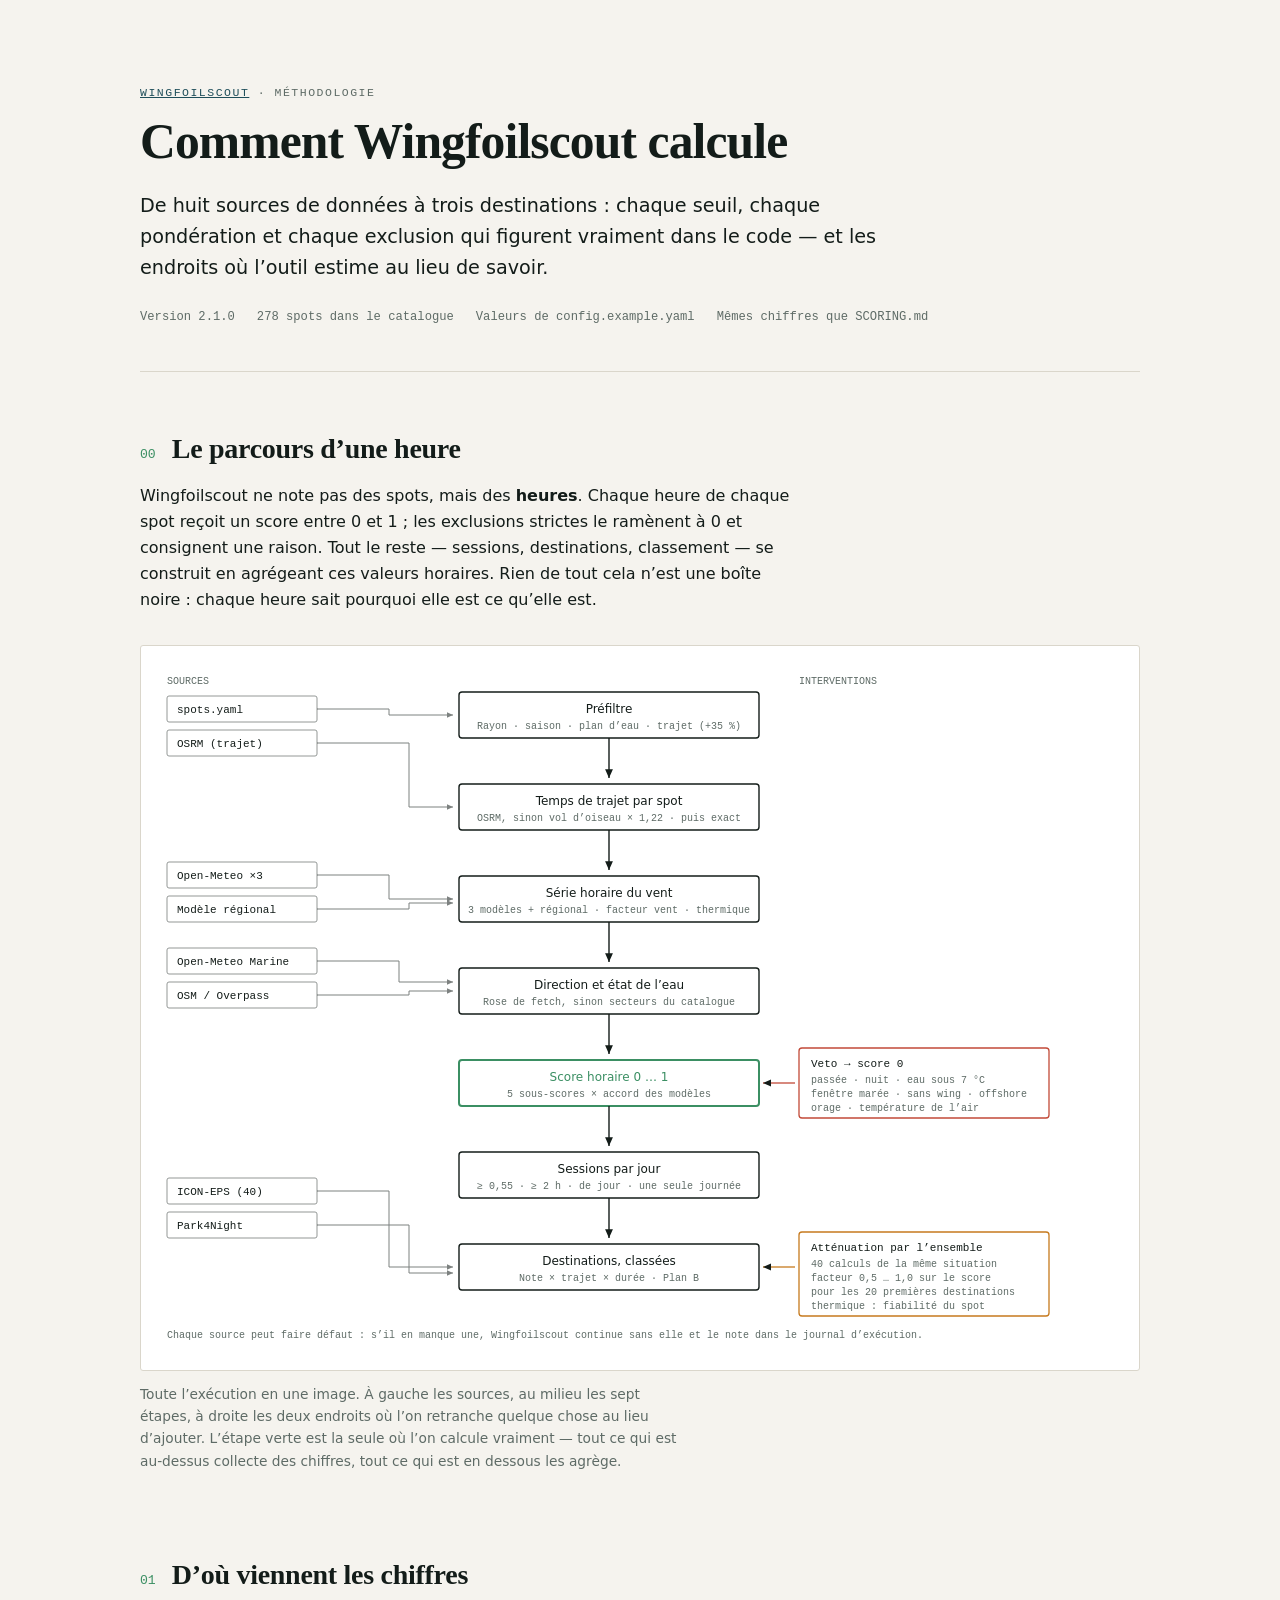
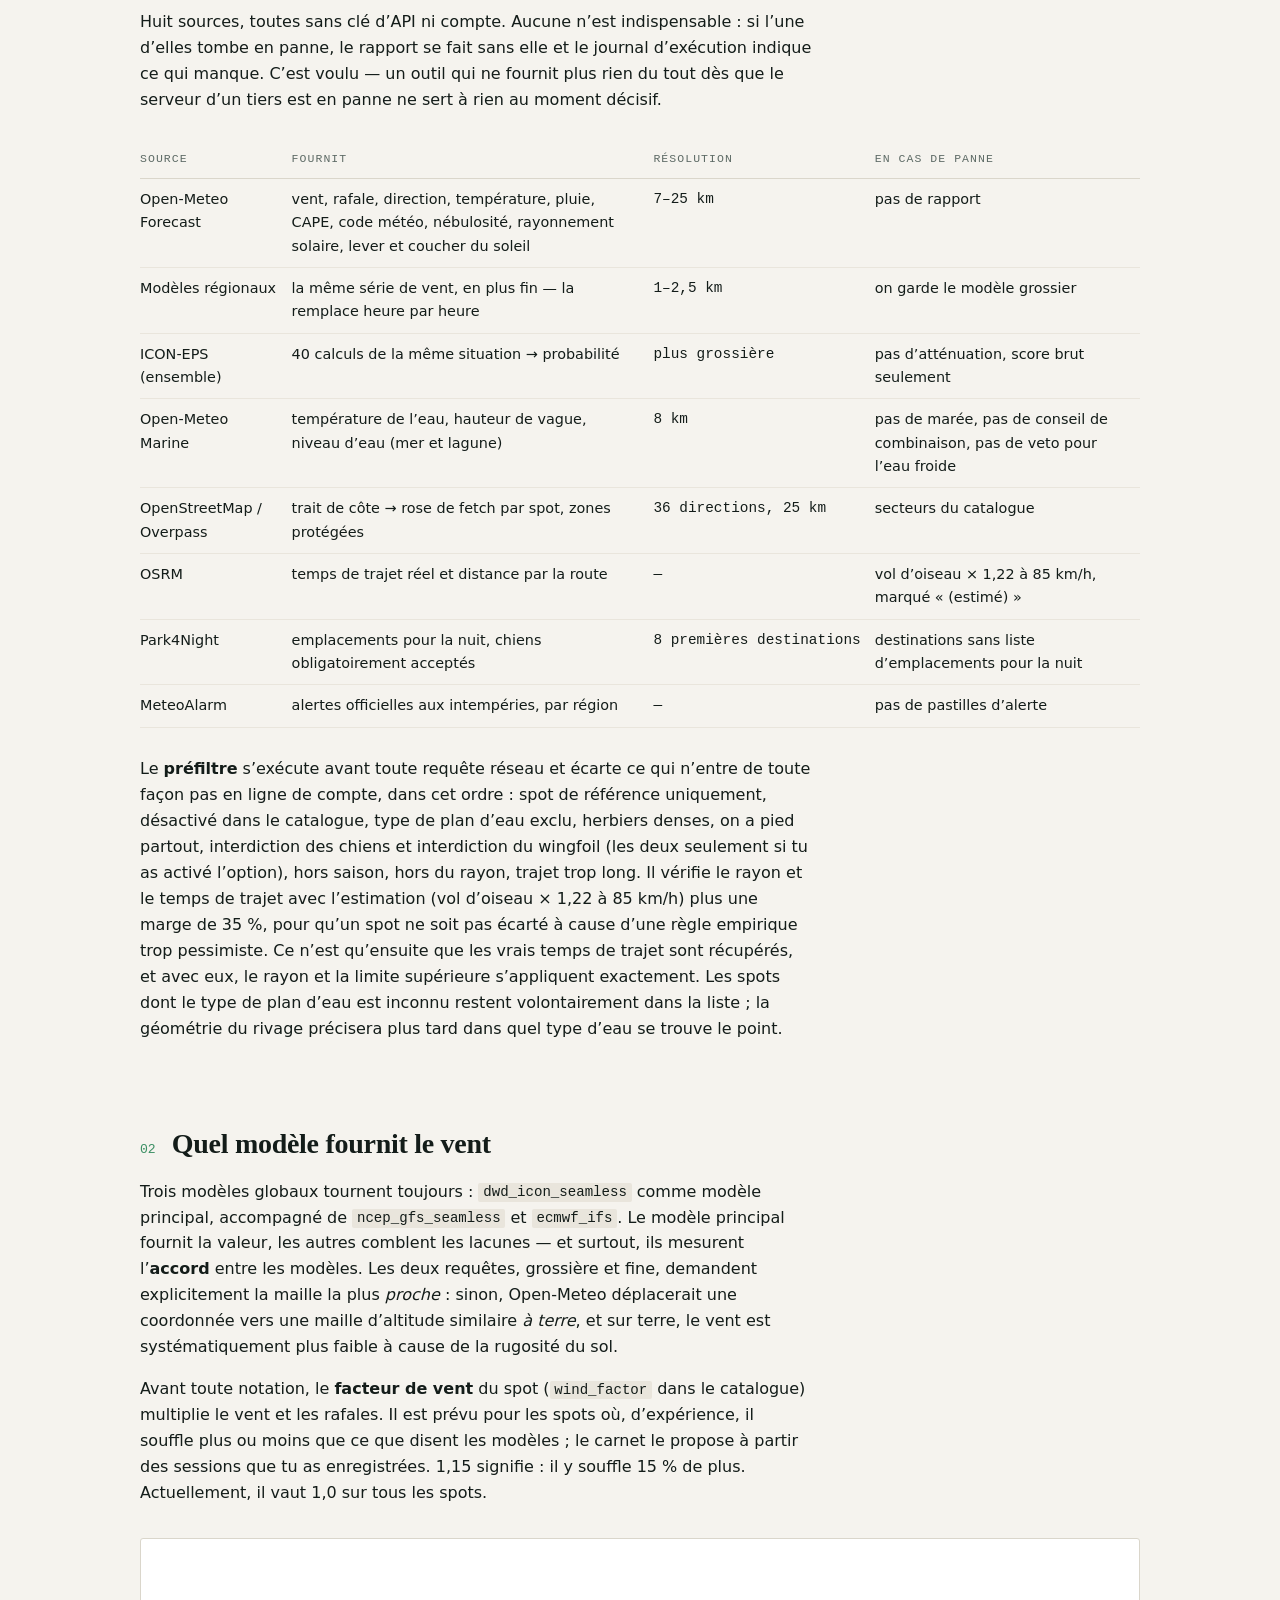
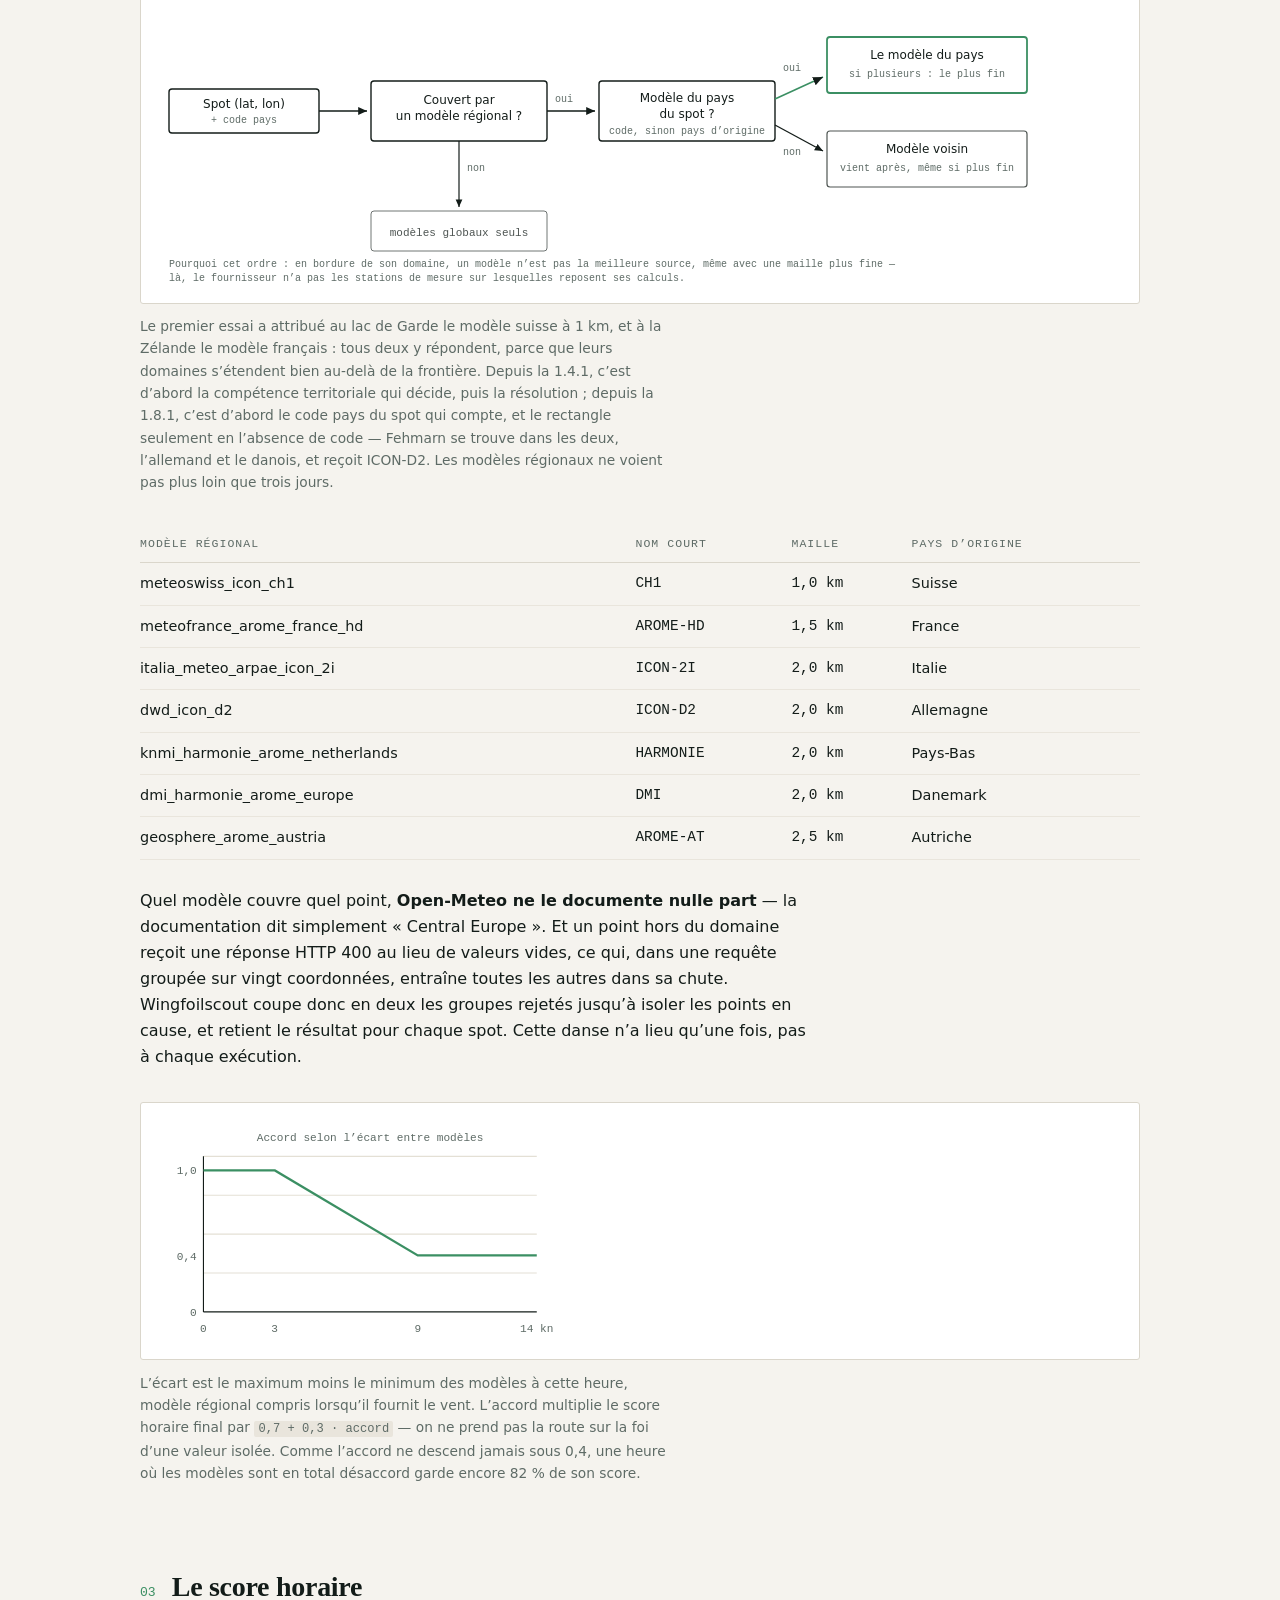
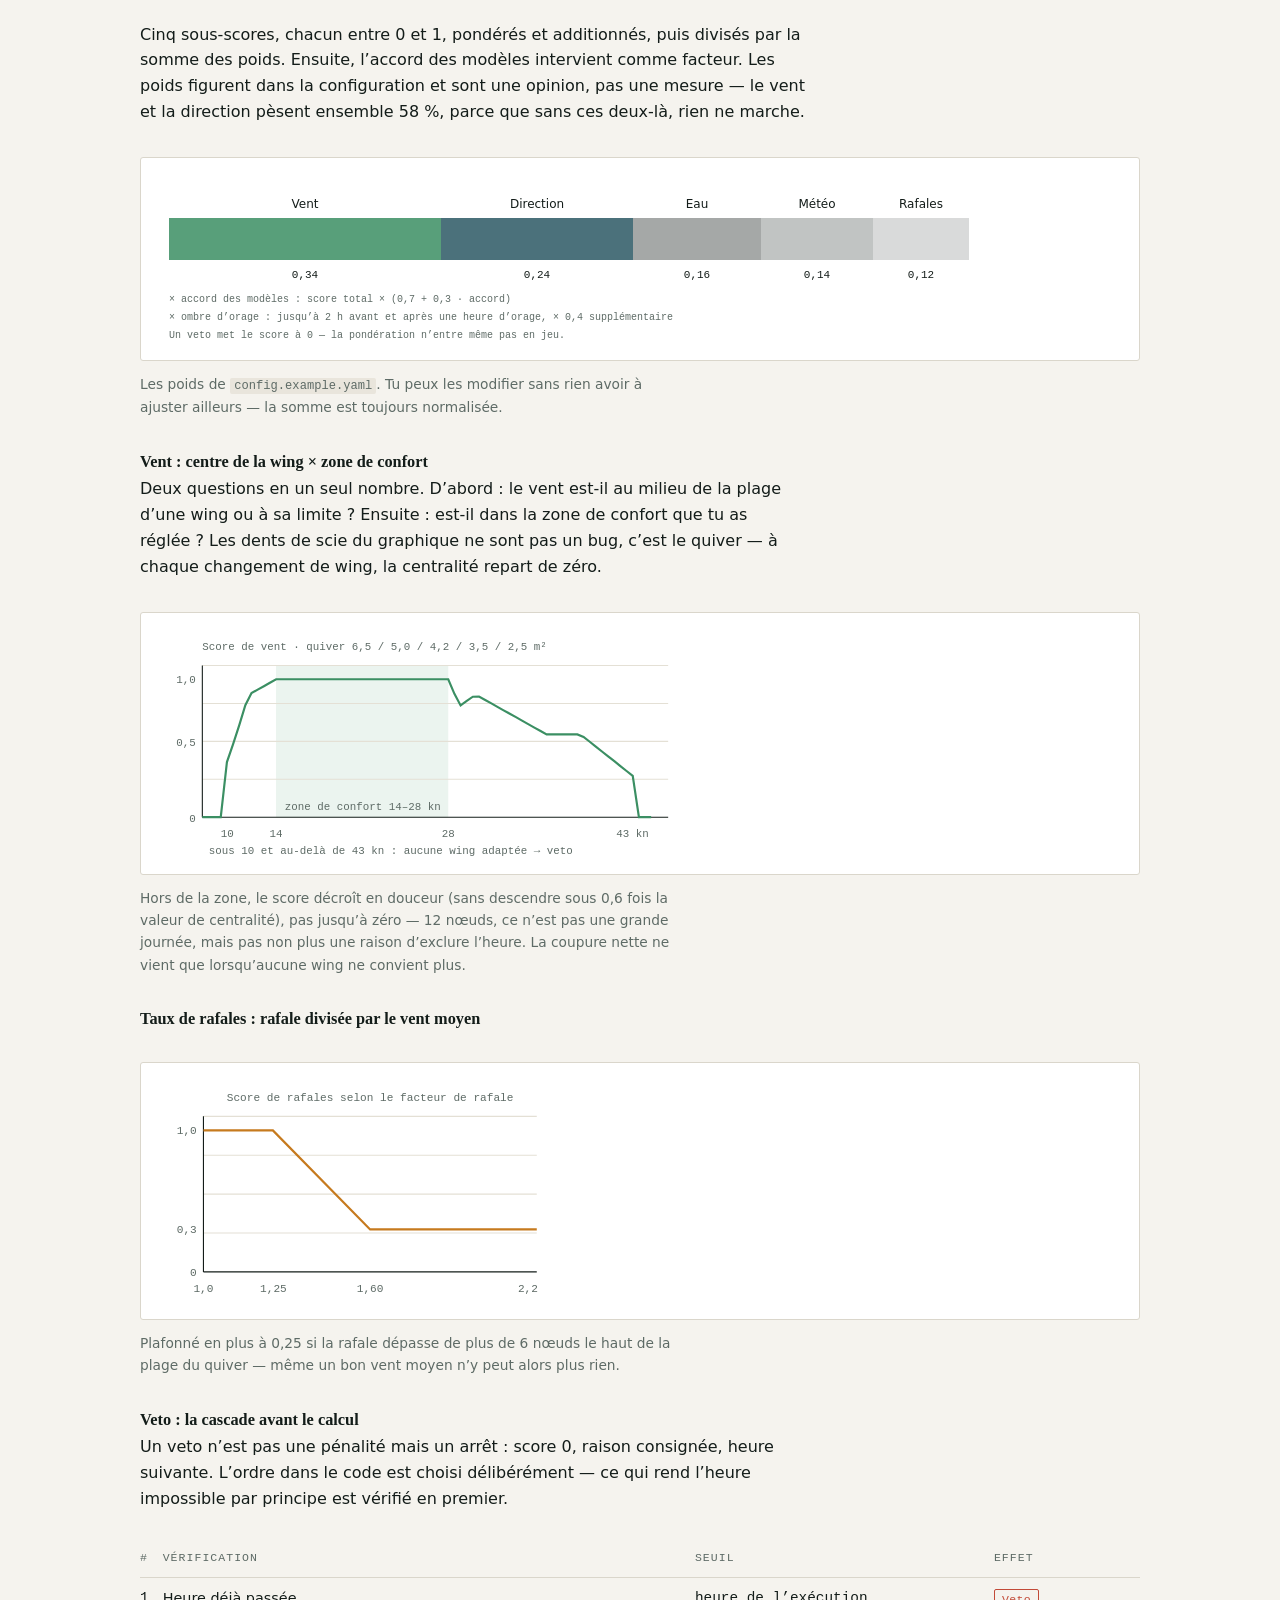
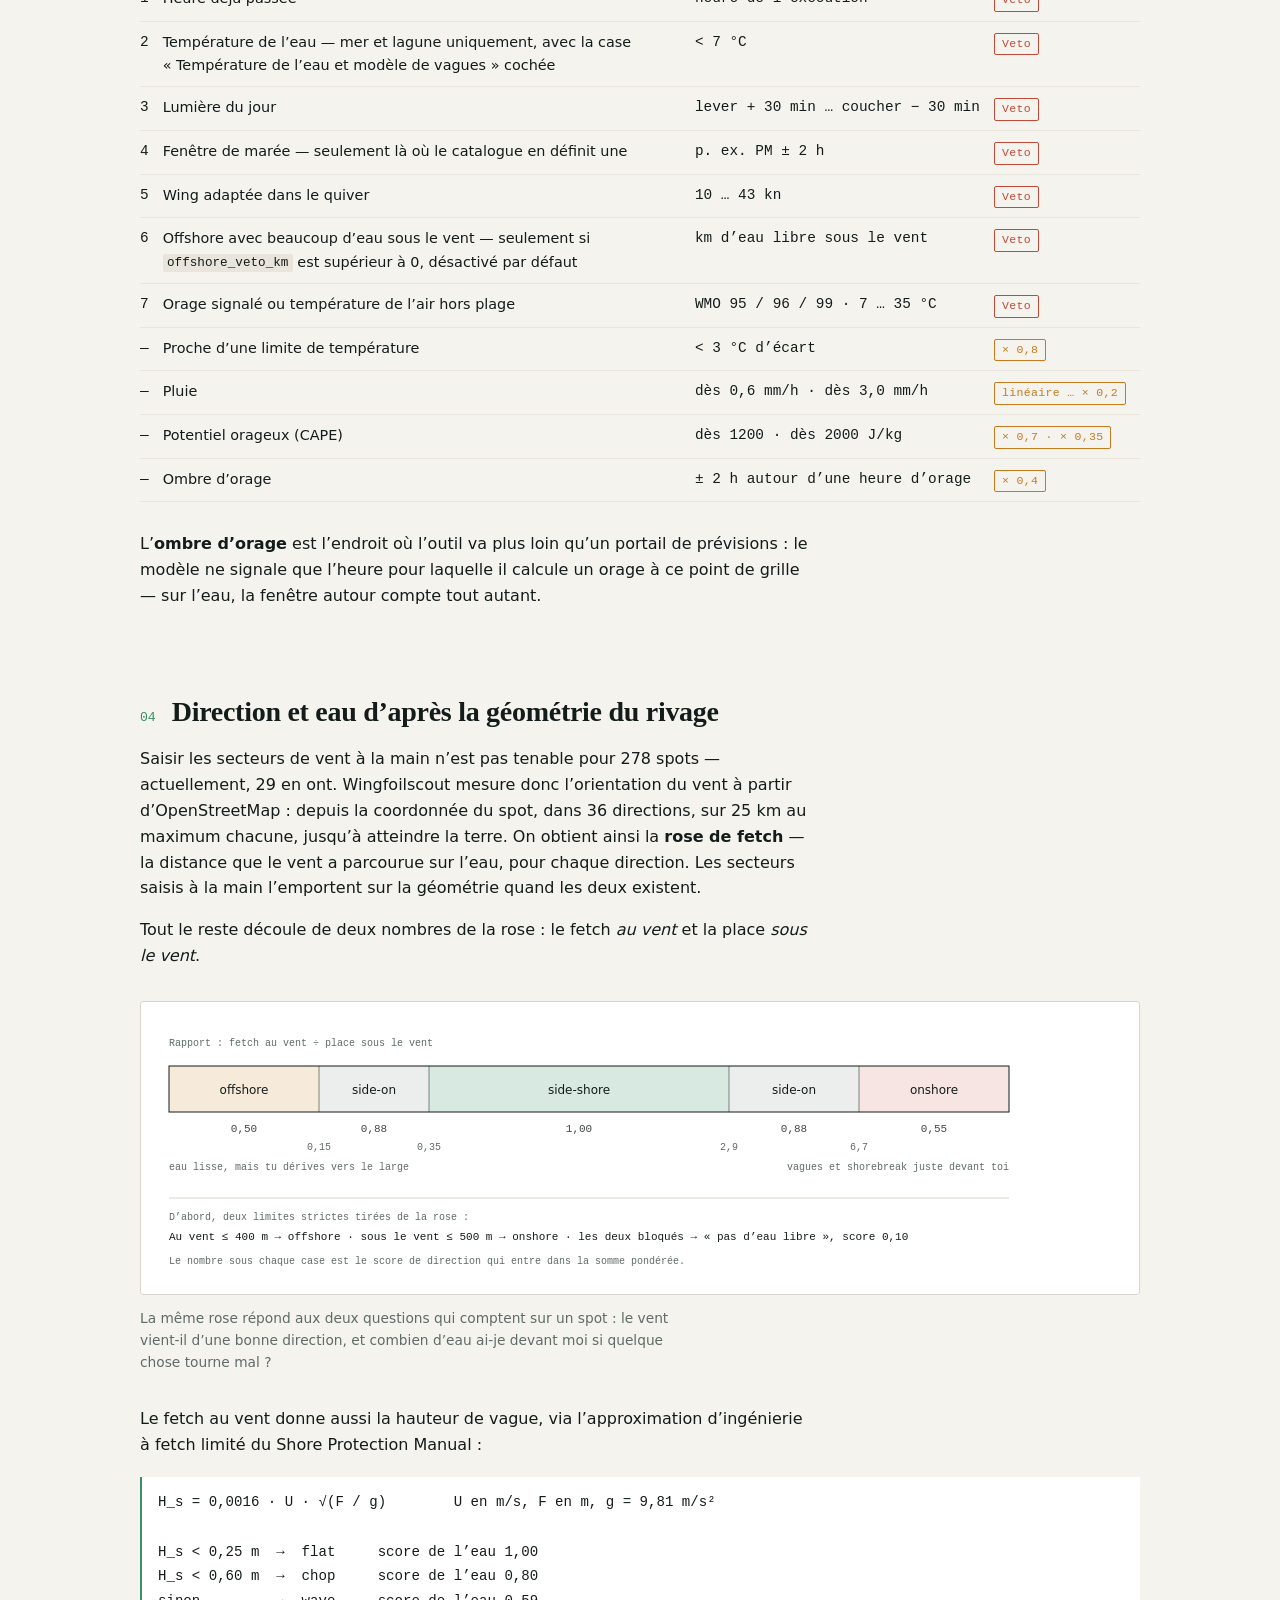
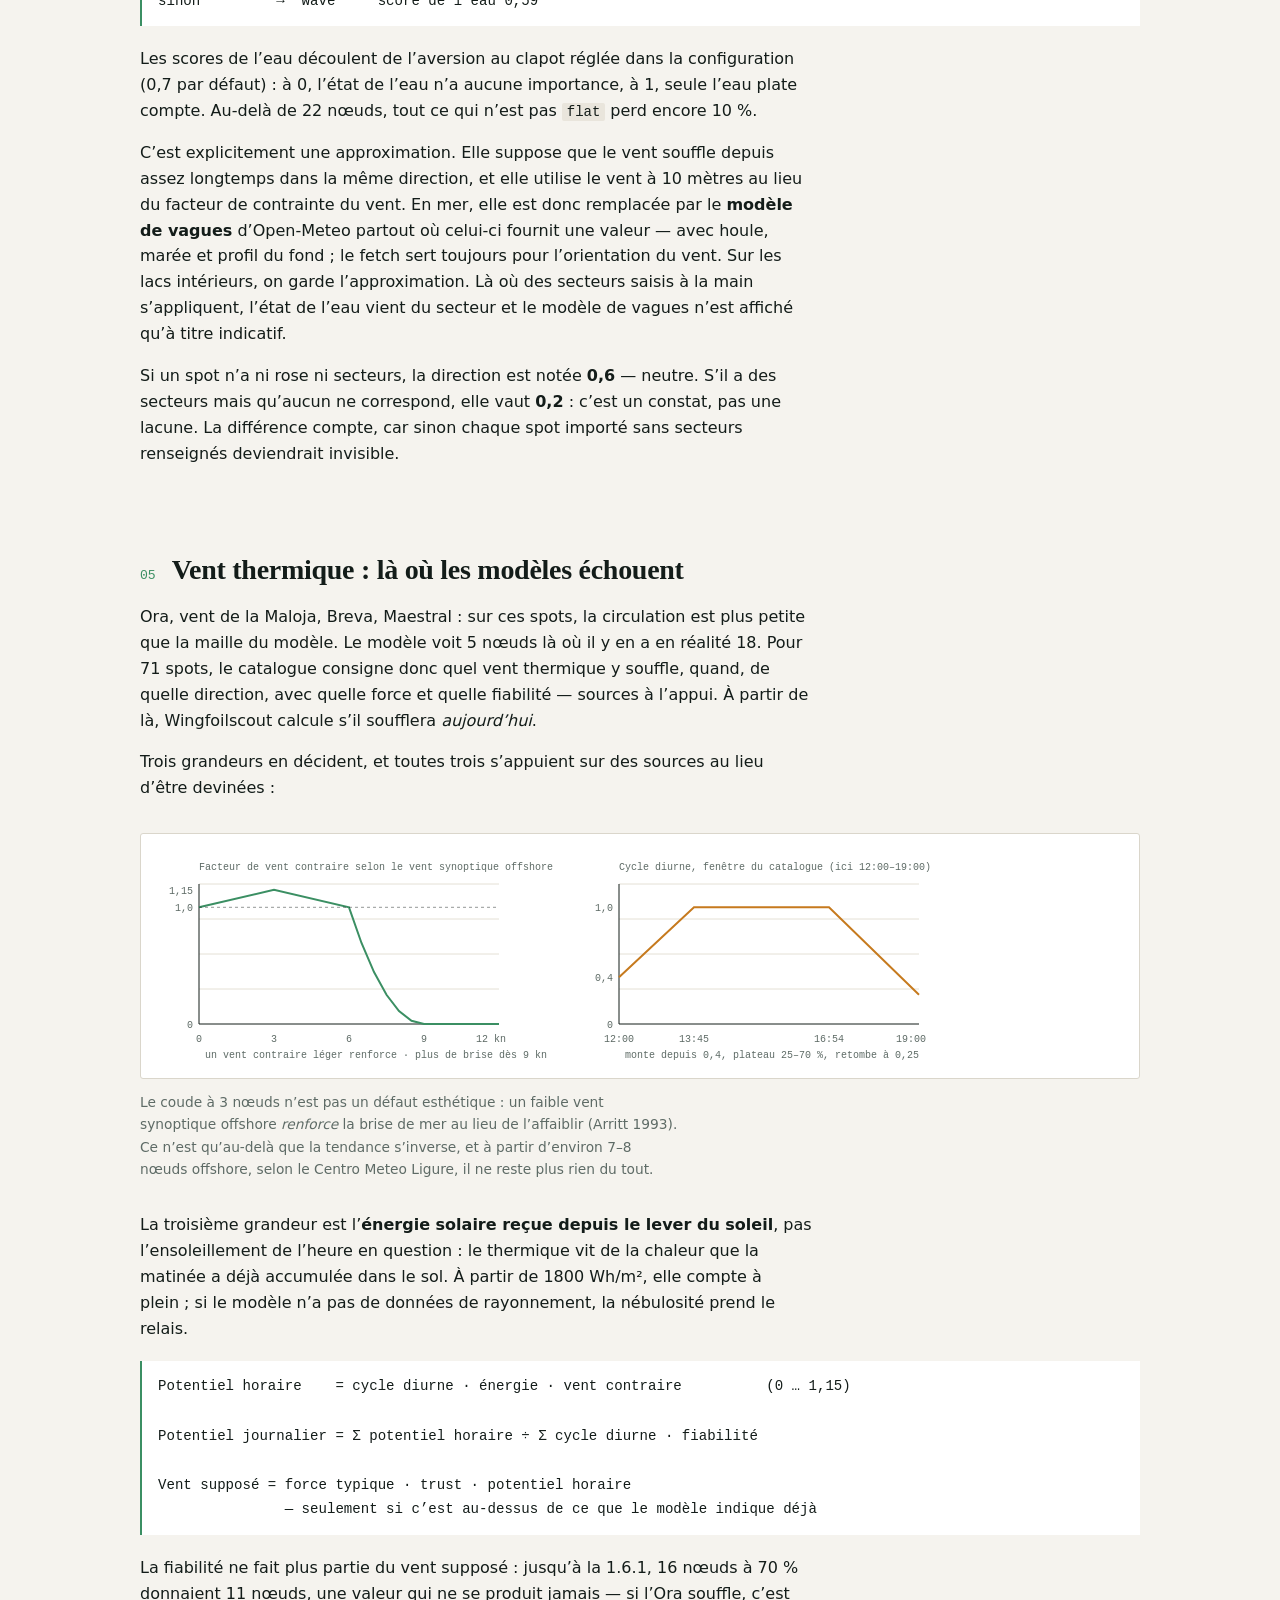
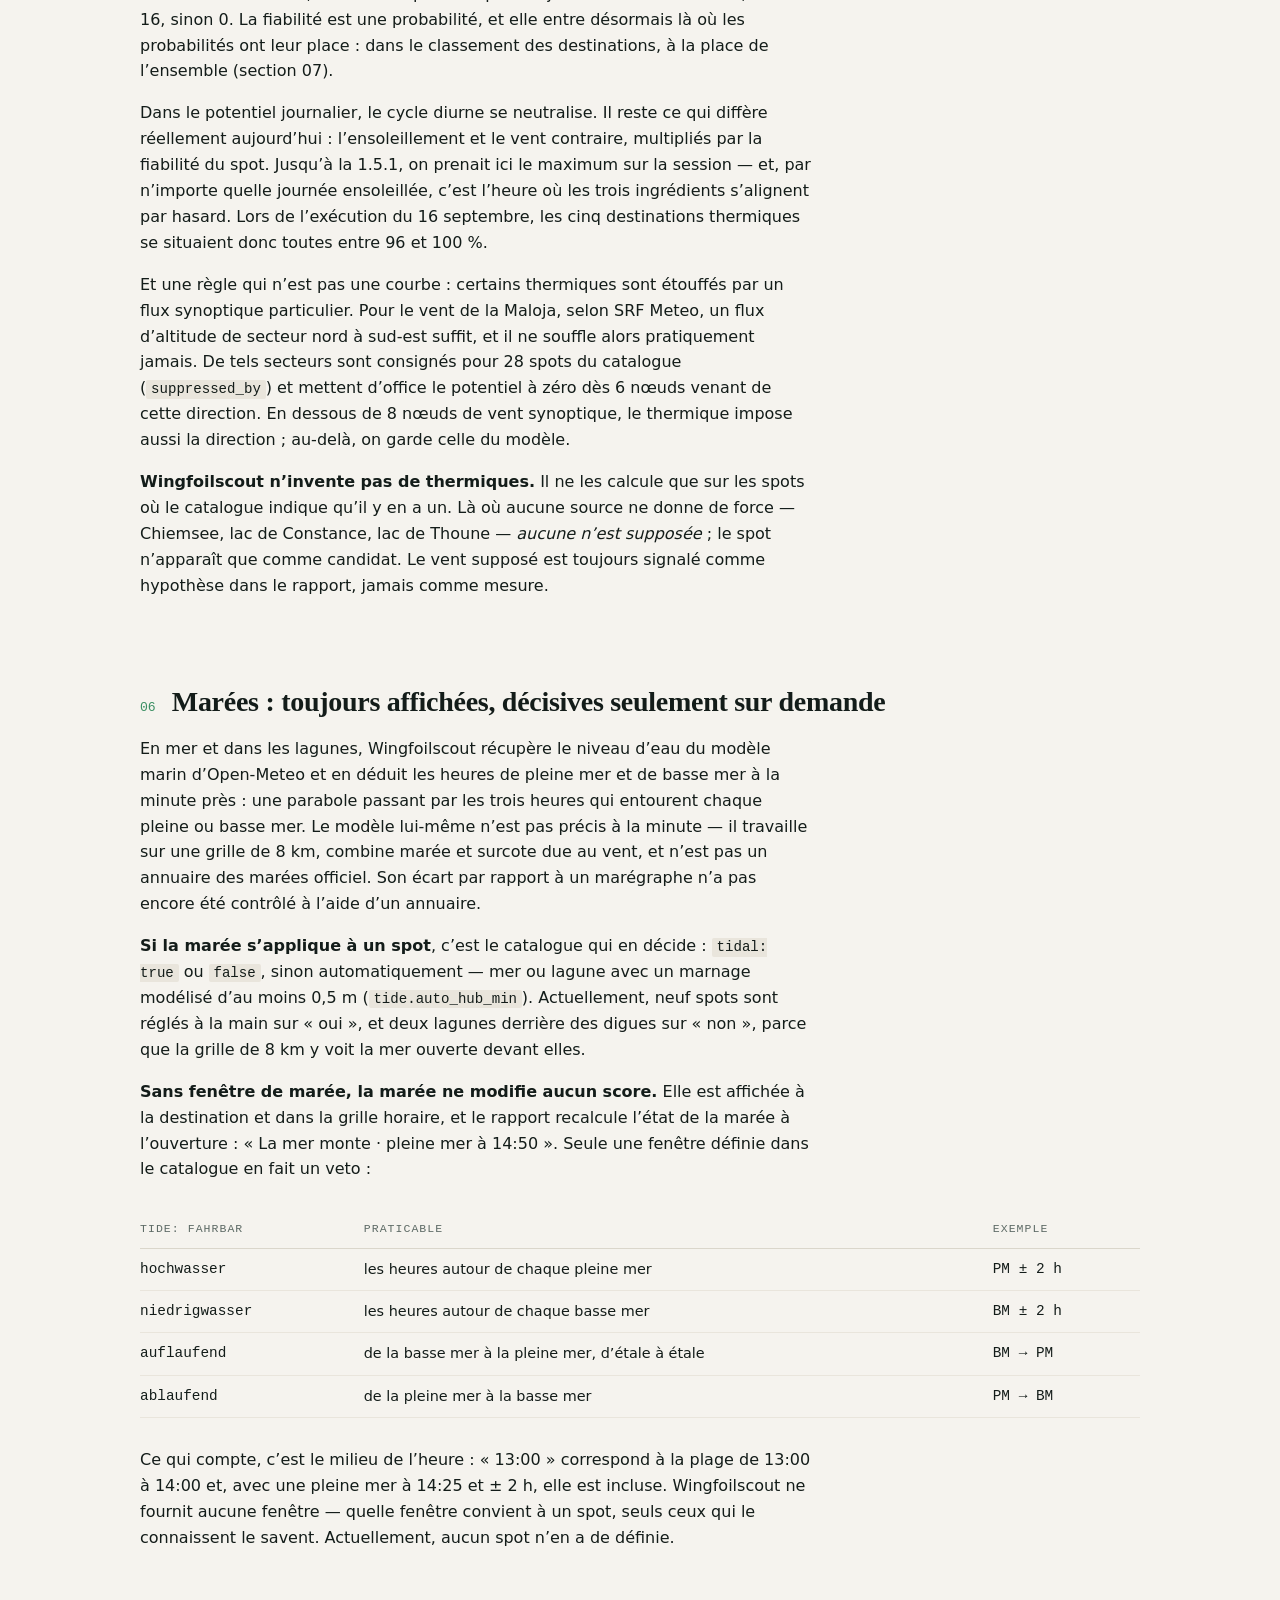
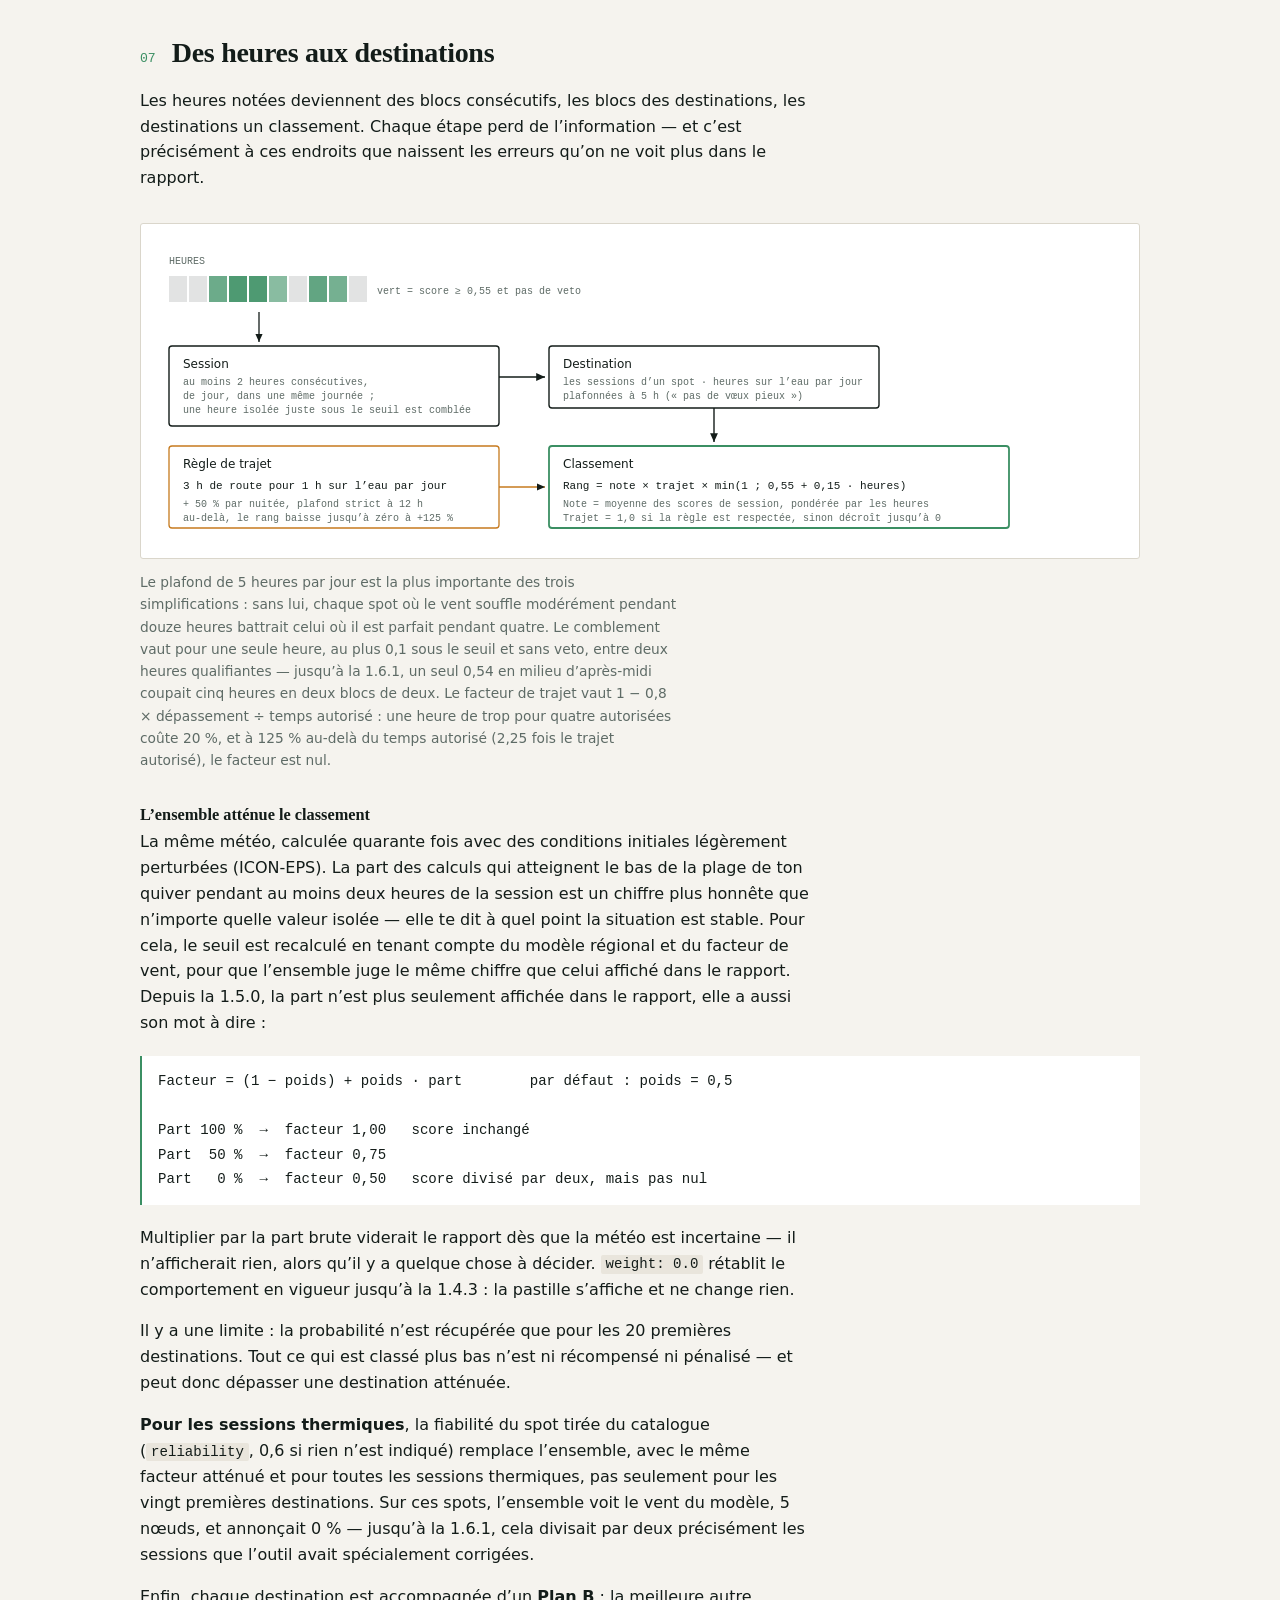
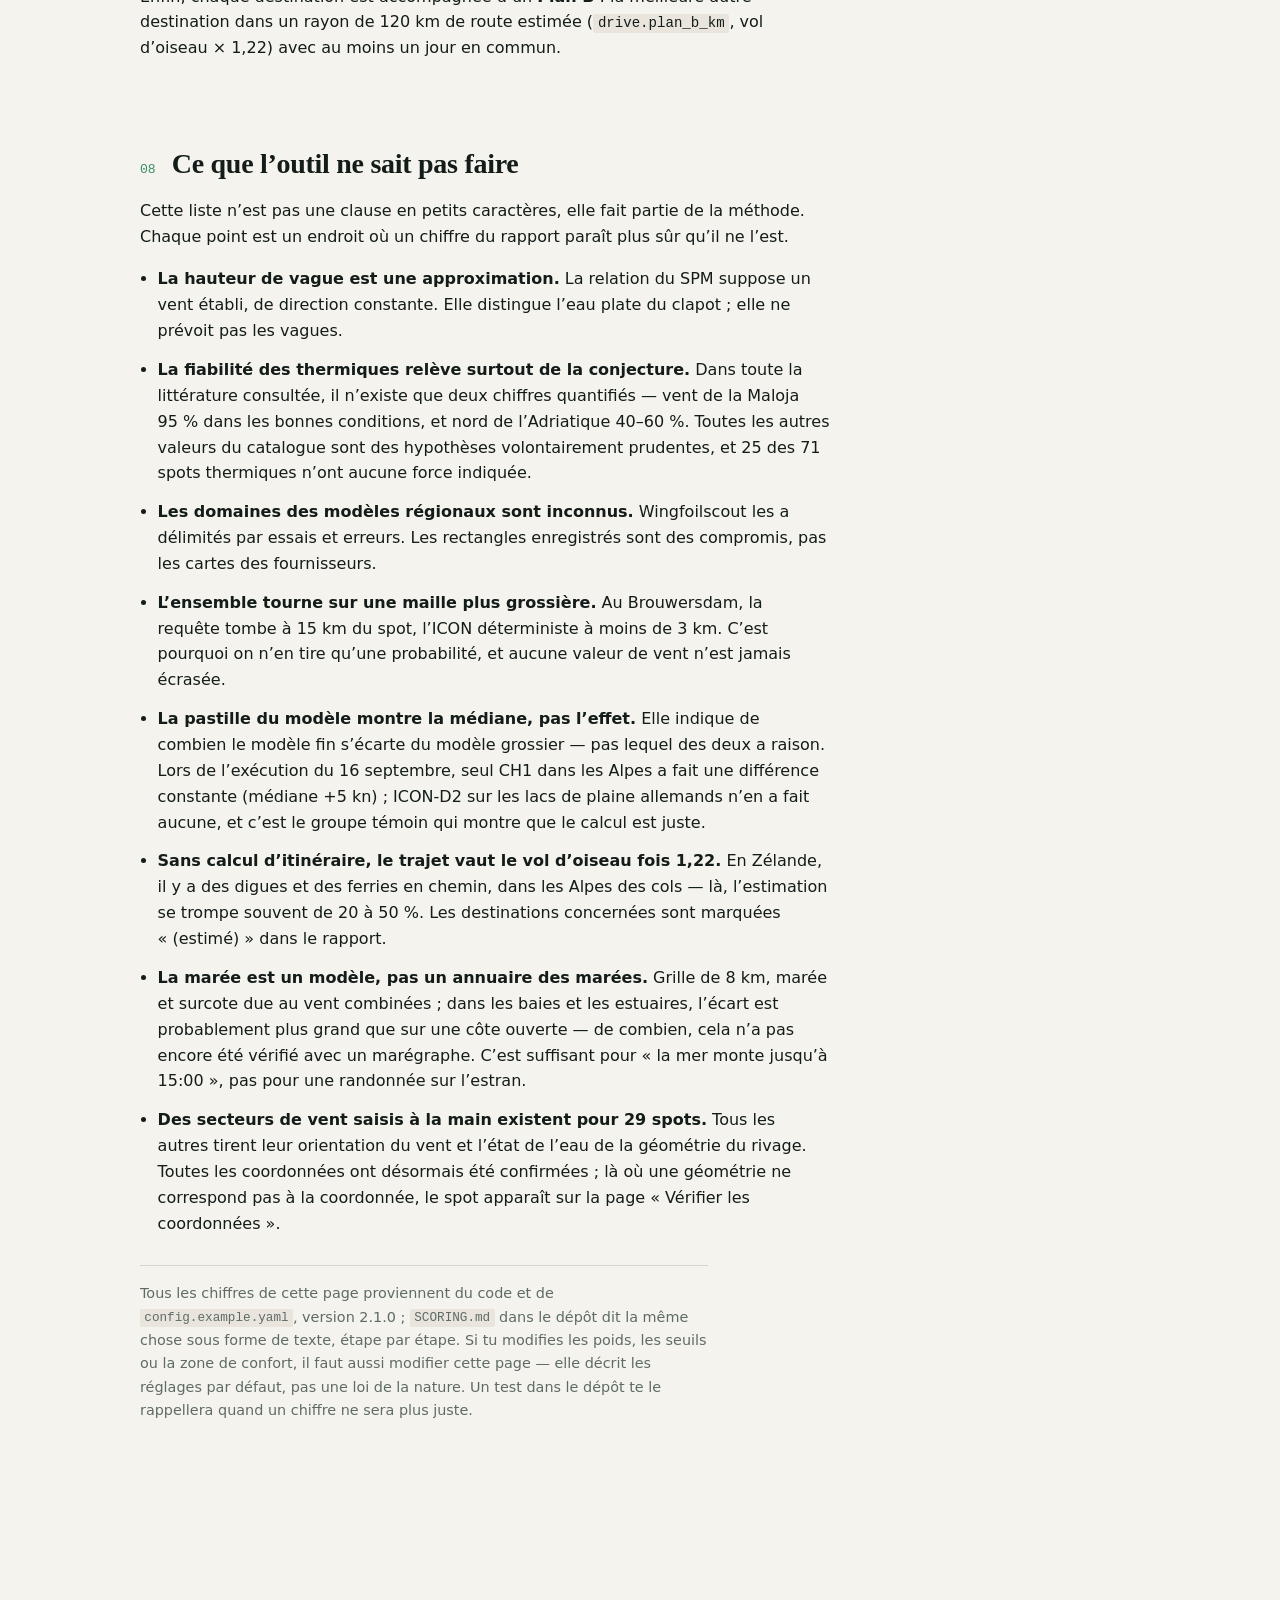
<file: wingscout/hilfe/bewertung.fr.html>
<!doctype html>
<html lang="fr">
<head>
<meta charset="utf-8">
<meta name="viewport" content="width=device-width,initial-scale=1,viewport-fit=cover">
<!-- Comment Wingfoilscout calcule — version française de la page de méthodologie
     (docs/bewertung.html), affichée dans l’aide de l’app. Pas de scripts, aucune requête externe. -->
<title>Comment Wingfoilscout calcule</title>
<style>
  /* Layout: one reading column; figures may be wider and scroll within their own
     frame; the section numbers follow the path of an hour through the program.
     System fonts only — the page also lives as a file in the repository and
     should be readable offline, without any requests to third parties. */
  :root{
    --schrift-titel:"Iowan Old Style","Charter","Palatino Linotype",Palatino,Georgia,serif;
    --schrift-text:-apple-system,BlinkMacSystemFont,"Segoe UI",system-ui,Roboto,sans-serif;
    --schrift-mono:ui-monospace,"SF Mono",Menlo,Consolas,"Liberation Mono",monospace;
    --papier:#F5F3EE;
    --flaeche:#FFFFFF;
    --tinte:#131C19;
    --gedaempft:#5E6B66;
    --linie:#DAD6CB;
    --linie-zart:#E9E5DC;
    --gruen:#3B8F63;
    --orange:#C67A1E;
    --rot:#C24A38;
    --dunkelrot:#7A1F14;
    --petrol:#1F4E5A;
    --raster:#E4E0D5;
    color-scheme:light;
  }
  @media (prefers-color-scheme:dark){
    :root:not([data-theme="light"]){
      --papier:#0E1513;
      --flaeche:#151E1B;
      --tinte:#E6E3DA;
      --gedaempft:#98A69F;
      --linie:#27342F;
      --linie-zart:#1D2825;
      --gruen:#5CB585;
      --orange:#E0A24A;
      --rot:#E07260;
      --dunkelrot:#C0554A;
      --petrol:#78B6C4;
      --raster:#23302B;
      color-scheme:dark;
    }
  }
  :root[data-theme="dark"]{
    --papier:#0E1513;
    --flaeche:#151E1B;
    --tinte:#E6E3DA;
    --gedaempft:#98A69F;
    --linie:#27342F;
    --linie-zart:#1D2825;
    --gruen:#5CB585;
    --orange:#E0A24A;
    --rot:#E07260;
    --dunkelrot:#C0554A;
    --petrol:#78B6C4;
    --raster:#23302B;
    color-scheme:dark;
  }

  body{
    background:var(--papier);
    color:var(--tinte);
    font-family:var(--schrift-text);
    font-size:16px;
    line-height:1.62;
    -webkit-font-smoothing:antialiased;
  }
  .huelle{
    max-width:1000px;
    margin:0 auto;
    padding-inline:16px;
    padding-block:0 96px;
  }
  .schmal{max-width:66ch;}

  h1,h2,h3{font-family:var(--schrift-titel);text-wrap:balance;margin:0;}
  h1{font-size:clamp(2rem,6vw,3.1rem);font-weight:600;line-height:1.08;letter-spacing:-.018em;}
  h2{font-size:clamp(1.35rem,3.4vw,1.75rem);font-weight:600;line-height:1.2;letter-spacing:-.01em;}
  h3{font-size:1.02rem;font-weight:600;line-height:1.35;margin-bottom:.2em;}
  p{margin:0 0 1em;}
  a{color:var(--petrol);}

  /* Header */
  header.kopf{
    border-bottom:1px solid var(--linie);
    padding-block:clamp(44px,9vw,84px) clamp(28px,5vw,44px);
    margin-bottom:clamp(34px,6vw,60px);
  }
  .eyebrow{
    font-family:var(--schrift-mono);
    font-size:.72rem;letter-spacing:.13em;text-transform:uppercase;
    color:var(--gedaempft);margin:0 0 1.1em;
  }
  .lead{font-size:clamp(1.02rem,2.2vw,1.2rem);color:var(--tinte);max-width:62ch;margin-top:1.1em;}
  .stempel{
    font-family:var(--schrift-mono);
    font-size:.76rem;color:var(--gedaempft);
    display:flex;flex-wrap:wrap;gap:6px 22px;margin-top:2em;
  }

  /* Sections */
  section{margin-bottom:clamp(46px,8vw,86px);scroll-margin-top:24px;}
  .abschnittkopf{display:flex;gap:16px;align-items:baseline;margin-bottom:1.1em;}
  .nummer{
    font-family:var(--schrift-mono);
    font-size:.82rem;color:var(--gruen);font-weight:500;
    padding-top:.2em;flex:0 0 auto;
  }

  /* Figures */
  figure{margin:2em 0;}
  .figrahmen{
    background:var(--flaeche);
    border:1px solid var(--linie);
    border-radius:3px;
    padding:20px 18px 14px;
    overflow-x:auto;
  }
  figure svg{display:block;height:auto;color:var(--tinte);}
  figcaption{
    font-size:.86rem;color:var(--gedaempft);margin-top:.85em;max-width:62ch;
  }
  .svgtext{font-family:var(--schrift-text);font-size:12px;fill:currentColor;}
  .svgmono{font-family:var(--schrift-mono);font-size:11px;fill:currentColor;}
  .svgklein{font-family:var(--schrift-mono);font-size:10px;fill:var(--gedaempft);}

  /* Tables */
  .tabellenrahmen{overflow-x:auto;margin:1.8em 0;}
  table{border-collapse:collapse;width:100%;min-width:520px;font-size:.9rem;}
  th,td{text-align:left;padding:9px 14px 9px 0;border-bottom:1px solid var(--linie-zart);vertical-align:top;}
  th{
    font-family:var(--schrift-mono);font-size:.72rem;letter-spacing:.09em;
    text-transform:uppercase;color:var(--gedaempft);font-weight:500;
    border-bottom:1px solid var(--linie);
  }
  td.zahl{font-family:var(--schrift-mono);font-variant-numeric:tabular-nums;white-space:nowrap;}

  code,.formel{font-family:var(--schrift-mono);}
  code{font-size:.88em;background:var(--linie-zart);padding:.1em .34em;border-radius:2px;}
  .formel{
    display:block;background:var(--flaeche);border-left:2px solid var(--gruen);
    padding:13px 16px;margin:1.4em 0;font-size:.88rem;line-height:1.75;
    overflow-x:auto;white-space:pre;
  }

  ul{margin:0 0 1em;padding-left:1.1em;}
  li{margin-bottom:.45em;}

  .marke{
    display:inline-block;font-family:var(--schrift-mono);font-size:.72rem;
    padding:1px 7px;border-radius:2px;border:1px solid currentColor;
    letter-spacing:.03em;white-space:nowrap;
  }
  .m-veto{color:var(--rot);}
  .m-daempf{color:var(--orange);}
  .m-gruen{color:var(--gruen);}

  .notiz{
    border-top:1px solid var(--linie);
    padding-top:1.1em;margin-top:2em;font-size:.9rem;color:var(--gedaempft);
    max-width:62ch;
  }
  .grenzen li{margin-bottom:.8em;}
  .grenzen strong{color:var(--tinte);font-weight:600;}

  hr{border:0;border-top:1px solid var(--linie);margin:0;}

  @media (prefers-reduced-motion:no-preference){
    a{transition:color .15s ease;}
  }
  a:focus-visible,summary:focus-visible{outline:2px solid var(--gruen);outline-offset:3px;}
</style>
<style>body{margin:0}</style>
</head>
<body>
<div class="huelle">

<header class="kopf">
  <p class="eyebrow"><a href="index.html">Wingfoilscout</a> · Méthodologie</p>
  <h1>Comment Wingfoilscout calcule</h1>
  <p class="lead">De huit sources de données à trois destinations : chaque seuil, chaque pondération
  et chaque exclusion qui figurent vraiment dans le code — et les endroits où l’outil estime
  au lieu de savoir.</p>
  <div class="stempel">
    <span>Version 2.1.0</span>
    <span>278 spots dans le catalogue</span>
    <span>Valeurs de config.example.yaml</span>
    <span>Mêmes chiffres que SCORING.md</span>
  </div>
</header>

<!-- ============================ 00 ============================ -->
<section id="pipeline">
  <div class="abschnittkopf"><span class="nummer">00</span><h2>Le parcours d’une heure</h2></div>
  <div class="schmal">
    <p>Wingfoilscout ne note pas des spots, mais des <strong>heures</strong>. Chaque heure de chaque
    spot reçoit un score entre 0 et 1 ; les exclusions strictes le ramènent à 0 et consignent une
    raison. Tout le reste — sessions, destinations, classement — se construit en agrégeant ces
    valeurs horaires. Rien de tout cela n’est une boîte noire : chaque heure sait pourquoi elle est
    ce qu’elle est.</p>
  </div>

  <figure>
    <div class="figrahmen">
      <svg viewBox="0 0 900 690" style="min-width:660px;max-width:900px;width:100%" role="img" aria-label="Organigramme : 278 spots sont préfiltrés par rayon, saison, type de plan d’eau et temps de trajet ; s’y ajoutent ensuite la prévision, le modèle régional, le facteur de vent, le vent thermique et, en mer, la température de l’eau, les vagues et la marée ; chaque heure est notée, et il en découle les sessions, les destinations et le classement.">
        <defs>
          <marker id="pf" viewBox="0 0 10 10" refX="9" refY="5" markerWidth="7" markerHeight="7" orient="auto-start-reverse">
            <path d="M0,1 L9,5 L0,9 z" fill="currentColor"/>
          </marker>
        </defs>

        <!-- Colonne de gauche : sources -->
        <text class="svgklein" x="8" y="18">SOURCES</text>
        <g stroke="currentColor" stroke-width="1" fill="none" opacity=".45">
          <rect x="8" y="30" width="150" height="26" rx="2"/>
          <rect x="8" y="64" width="150" height="26" rx="2"/>
          <rect x="8" y="196" width="150" height="26" rx="2"/>
          <rect x="8" y="230" width="150" height="26" rx="2"/>
          <rect x="8" y="282" width="150" height="26" rx="2"/>
          <rect x="8" y="316" width="150" height="26" rx="2"/>
          <rect x="8" y="512" width="150" height="26" rx="2"/>
          <rect x="8" y="546" width="150" height="26" rx="2"/>
        </g>
        <g class="svgmono">
          <text x="18" y="47">spots.yaml</text>
          <text x="18" y="81">OSRM (trajet)</text>
          <text x="18" y="213">Open-Meteo ×3</text>
          <text x="18" y="247">Modèle régional</text>
          <text x="18" y="299">Open-Meteo Marine</text>
          <text x="18" y="333">OSM / Overpass</text>
          <text x="18" y="529">ICON-EPS (40)</text>
          <text x="18" y="563">Park4Night</text>
        </g>

        <!-- Colonne principale -->
        <g stroke="currentColor" stroke-width="1.4" fill="none">
          <rect x="300" y="26" width="300" height="46" rx="3"/>
          <rect x="300" y="118" width="300" height="46" rx="3"/>
          <rect x="300" y="210" width="300" height="46" rx="3"/>
          <rect x="300" y="302" width="300" height="46" rx="3"/>
        </g>
        <rect x="300" y="394" width="300" height="46" rx="3" fill="none" stroke="var(--gruen)" stroke-width="2"/>
        <g stroke="currentColor" stroke-width="1.4" fill="none">
          <rect x="300" y="486" width="300" height="46" rx="3"/>
          <rect x="300" y="578" width="300" height="46" rx="3"/>
        </g>

        <g class="svgtext" text-anchor="middle">
          <text x="450" y="47">Préfiltre</text>
          <text x="450" y="139">Temps de trajet par spot</text>
          <text x="450" y="231">Série horaire du vent</text>
          <text x="450" y="323">Direction et état de l’eau</text>
          <text x="450" y="415" fill="var(--gruen)">Score horaire 0 … 1</text>
          <text x="450" y="507">Sessions par jour</text>
          <text x="450" y="599">Destinations, classées</text>
        </g>
        <g class="svgklein" text-anchor="middle">
          <text x="450" y="63">Rayon · saison · plan d’eau · trajet (+35 %)</text>
          <text x="450" y="155">OSRM, sinon vol d’oiseau × 1,22 · puis exact</text>
          <text x="450" y="247">3 modèles + régional · facteur vent · thermique</text>
          <text x="450" y="339">Rose de fetch, sinon secteurs du catalogue</text>
          <text x="450" y="431">5 sous-scores × accord des modèles</text>
          <text x="450" y="523">≥ 0,55 · ≥ 2 h · de jour · une seule journée</text>
          <text x="450" y="615">Note × trajet × durée · Plan B</text>
        </g>

        <!-- Flèches, colonne principale -->
        <g stroke="currentColor" stroke-width="1.4" marker-end="url(#pf)">
          <line x1="450" y1="72" x2="450" y2="112"/>
          <line x1="450" y1="164" x2="450" y2="204"/>
          <line x1="450" y1="256" x2="450" y2="296"/>
          <line x1="450" y1="348" x2="450" y2="388"/>
          <line x1="450" y1="440" x2="450" y2="480"/>
          <line x1="450" y1="532" x2="450" y2="572"/>
        </g>

        <!-- Apports des sources -->
        <g stroke="currentColor" stroke-width="1" opacity=".55" marker-end="url(#pf)">
          <path d="M158,43 H230 V49 H294" fill="none"/>
          <path d="M158,77 H250 V141 H294" fill="none"/>
          <path d="M158,209 H230 V233 H294" fill="none"/>
          <path d="M158,243 H250 V237 H294" fill="none"/>
          <path d="M158,295 H240 V316 H294" fill="none"/>
          <path d="M158,329 H250 V325 H294" fill="none"/>
          <path d="M158,525 H230 V601 H294" fill="none"/>
          <path d="M158,559 H250 V607 H294" fill="none"/>
        </g>

        <!-- À droite : veto et atténuation -->
        <text class="svgklein" x="640" y="18">INTERVENTIONS</text>
        <g stroke="var(--rot)" stroke-width="1.3" fill="none">
          <rect x="640" y="382" width="250" height="70" rx="3"/>
        </g>
        <text class="svgmono" x="652" y="401" fill="var(--rot)">Veto → score 0</text>
        <text class="svgklein" x="652" y="417">passée · nuit · eau sous 7 °C</text>
        <text class="svgklein" x="652" y="431">fenêtre marée · sans wing · offshore</text>
        <text class="svgklein" x="652" y="445">orage · température de l’air</text>
        <line x1="636" y1="417" x2="604" y2="417" stroke="var(--rot)" stroke-width="1.3" marker-end="url(#pf)"/>

        <g stroke="var(--orange)" stroke-width="1.3" fill="none">
          <rect x="640" y="566" width="250" height="84" rx="3"/>
        </g>
        <text class="svgmono" x="652" y="585" fill="var(--orange)">Atténuation par l’ensemble</text>
        <text class="svgklein" x="652" y="601">40 calculs de la même situation</text>
        <text class="svgklein" x="652" y="615">facteur 0,5 … 1,0 sur le score</text>
        <text class="svgklein" x="652" y="629">pour les 20 premières destinations</text>
        <text class="svgklein" x="652" y="643">thermique : fiabilité du spot</text>
        <line x1="636" y1="601" x2="604" y2="601" stroke="var(--orange)" stroke-width="1.3" marker-end="url(#pf)"/>

        <!-- Note de bas de figure -->
        <text class="svgklein" x="8" y="672">Chaque source peut faire défaut : s’il en manque une, Wingfoilscout continue sans elle et le note dans le journal d’exécution.</text>
      </svg>
    </div>
    <figcaption>Toute l’exécution en une image. À gauche les sources, au milieu les sept étapes,
    à droite les deux endroits où l’on retranche quelque chose au lieu d’ajouter. L’étape verte est
    la seule où l’on calcule vraiment — tout ce qui est au-dessus collecte des chiffres, tout ce qui
    est en dessous les agrège.</figcaption>
  </figure>
</section>

<!-- ============================ 01 ============================ -->
<section id="quellen">
  <div class="abschnittkopf"><span class="nummer">01</span><h2>D’où viennent les chiffres</h2></div>
  <div class="schmal">
    <p>Huit sources, toutes sans clé d’API ni compte. Aucune n’est indispensable : si l’une d’elles
    tombe en panne, le rapport se fait sans elle et le journal d’exécution indique ce qui manque.
    C’est voulu — un outil qui ne fournit plus rien du tout dès que le serveur d’un tiers est en
    panne ne sert à rien au moment décisif.</p>
  </div>

  <div class="tabellenrahmen">
    <table>
      <thead>
        <tr><th>Source</th><th>fournit</th><th>résolution</th><th>en cas de panne</th></tr>
      </thead>
      <tbody>
        <tr><td>Open-Meteo Forecast</td><td>vent, rafale, direction, température, pluie, CAPE, code météo, nébulosité, rayonnement solaire, lever et coucher du soleil</td><td class="zahl">7–25 km</td><td>pas de rapport</td></tr>
        <tr><td>Modèles régionaux</td><td>la même série de vent, en plus fin — la remplace heure par heure</td><td class="zahl">1–2,5 km</td><td>on garde le modèle grossier</td></tr>
        <tr><td>ICON-EPS (ensemble)</td><td>40 calculs de la même situation → probabilité</td><td class="zahl">plus grossière</td><td>pas d’atténuation, score brut seulement</td></tr>
        <tr><td>Open-Meteo Marine</td><td>température de l’eau, hauteur de vague, niveau d’eau (mer et lagune)</td><td class="zahl">8 km</td><td>pas de marée, pas de conseil de combinaison, pas de veto pour l’eau froide</td></tr>
        <tr><td>OpenStreetMap / Overpass</td><td>trait de côte → rose de fetch par spot, zones protégées</td><td class="zahl">36 directions, 25 km</td><td>secteurs du catalogue</td></tr>
        <tr><td>OSRM</td><td>temps de trajet réel et distance par la route</td><td class="zahl">—</td><td>vol d’oiseau × 1,22 à 85 km/h, marqué « (estimé) »</td></tr>
        <tr><td>Park4Night</td><td>emplacements pour la nuit, chiens obligatoirement acceptés</td><td class="zahl">8 premières destinations</td><td>destinations sans liste d’emplacements pour la nuit</td></tr>
        <tr><td>MeteoAlarm</td><td>alertes officielles aux intempéries, par région</td><td class="zahl">—</td><td>pas de pastilles d’alerte</td></tr>
      </tbody>
    </table>
  </div>

  <div class="schmal">
    <p>Le <strong>préfiltre</strong> s’exécute avant toute requête réseau et écarte ce qui n’entre de
    toute façon pas en ligne de compte, dans cet ordre : spot de référence uniquement, désactivé dans
    le catalogue, type de plan d’eau exclu, herbiers denses, on a pied partout, interdiction des
    chiens et interdiction du wingfoil (les deux seulement si tu as activé l’option), hors saison,
    hors du rayon, trajet trop long. Il vérifie le rayon et le temps de trajet avec l’estimation
    (vol d’oiseau × 1,22 à 85 km/h) plus une marge de 35 %, pour qu’un spot ne soit pas écarté à
    cause d’une règle empirique trop pessimiste. Ce n’est qu’ensuite que les vrais temps de trajet
    sont récupérés, et avec eux, le rayon et la limite supérieure s’appliquent exactement. Les spots
    dont le type de plan d’eau est inconnu restent volontairement dans la liste ; la géométrie du
    rivage précisera plus tard dans quel type d’eau se trouve le point.</p>
  </div>
</section>

<!-- ============================ 02 ============================ -->
<section id="modelle">
  <div class="abschnittkopf"><span class="nummer">02</span><h2>Quel modèle fournit le vent</h2></div>
  <div class="schmal">
    <p>Trois modèles globaux tournent toujours : <code>dwd_icon_seamless</code> comme modèle principal,
    accompagné de <code>ncep_gfs_seamless</code> et <code>ecmwf_ifs</code>. Le modèle principal fournit
    la valeur, les autres comblent les lacunes — et surtout, ils mesurent l’<strong>accord</strong>
    entre les modèles.
    Les deux requêtes, grossière et fine, demandent explicitement la maille la plus <em>proche</em> :
    sinon, Open-Meteo déplacerait une coordonnée vers une maille d’altitude similaire <em>à terre</em>,
    et sur terre, le vent est systématiquement plus faible à cause de la rugosité du sol.</p>
    <p>Avant toute notation, le <strong>facteur de vent</strong> du spot (<code>wind_factor</code>
    dans le catalogue) multiplie le vent et les rafales. Il est prévu pour les spots où,
    d’expérience, il souffle plus ou moins que ce que disent les modèles ; le carnet le propose à
    partir des sessions que tu as enregistrées. 1,15 signifie : il y souffle 15 % de plus.
    Actuellement, il vaut 1,0 sur tous les spots.</p>
  </div>

  <figure>
    <div class="figrahmen">
      <svg viewBox="0 0 880 330" style="min-width:640px;max-width:880px;width:100%" role="img" aria-label="Arbre de décision : le spot est-il couvert par un modèle régional ? Est-ce le modèle du pays du spot (d’après le code pays, sinon d’après le pays d’origine du modèle) ? Le modèle du pays l’emporte sur un modèle voisin plus fin.">
        <defs>
          <marker id="pf2" viewBox="0 0 10 10" refX="9" refY="5" markerWidth="7" markerHeight="7" orient="auto-start-reverse">
            <path d="M0,1 L9,5 L0,9 z" fill="currentColor"/>
          </marker>
        </defs>

        <rect x="10" y="130" width="150" height="44" rx="3" fill="none" stroke="currentColor" stroke-width="1.4"/>
        <text class="svgtext" x="85" y="149" text-anchor="middle">Spot (lat, lon)</text>
        <text class="svgklein" x="85" y="164" text-anchor="middle">+ code pays</text>

        <line x1="160" y1="152" x2="208" y2="152" stroke="currentColor" stroke-width="1.4" marker-end="url(#pf2)"/>

        <rect x="212" y="122" width="176" height="60" rx="3" fill="none" stroke="currentColor" stroke-width="1.4"/>
        <text class="svgtext" x="300" y="145" text-anchor="middle">Couvert par</text>
        <text class="svgtext" x="300" y="161" text-anchor="middle">un modèle régional ?</text>

        <!-- non -->
        <line x1="300" y1="182" x2="300" y2="248" stroke="currentColor" stroke-width="1.2" marker-end="url(#pf2)"/>
        <text class="svgklein" x="308" y="212">non</text>
        <rect x="212" y="252" width="176" height="40" rx="3" fill="none" stroke="currentColor" stroke-width="1" opacity=".6"/>
        <text class="svgmono" x="300" y="277" text-anchor="middle" opacity=".75">modèles globaux seuls</text>

        <!-- oui -->
        <line x1="388" y1="152" x2="436" y2="152" stroke="currentColor" stroke-width="1.4" marker-end="url(#pf2)"/>
        <text class="svgklein" x="396" y="143">oui</text>

        <rect x="440" y="122" width="176" height="60" rx="3" fill="none" stroke="currentColor" stroke-width="1.4"/>
        <text class="svgtext" x="528" y="143" text-anchor="middle">Modèle du pays</text>
        <text class="svgtext" x="528" y="159" text-anchor="middle">du spot ?</text>
        <text class="svgklein" x="528" y="175" text-anchor="middle">code, sinon pays d’origine</text>

        <line x1="616" y1="140" x2="664" y2="118" stroke="var(--gruen)" stroke-width="1.6" marker-end="url(#pf2)"/>
        <text class="svgklein" x="624" y="112" fill="var(--gruen)">oui</text>
        <rect x="668" y="78" width="200" height="56" rx="3" fill="none" stroke="var(--gruen)" stroke-width="1.8"/>
        <text class="svgtext" x="768" y="100" text-anchor="middle" fill="var(--gruen)">Le modèle du pays</text>
        <text class="svgklein" x="768" y="118" text-anchor="middle">si plusieurs : le plus fin</text>

        <line x1="616" y1="166" x2="664" y2="192" stroke="currentColor" stroke-width="1.3" marker-end="url(#pf2)"/>
        <text class="svgklein" x="624" y="196">non</text>
        <rect x="668" y="172" width="200" height="56" rx="3" fill="none" stroke="currentColor" stroke-width="1.2" opacity=".75"/>
        <text class="svgtext" x="768" y="194" text-anchor="middle">Modèle voisin</text>
        <text class="svgklein" x="768" y="212" text-anchor="middle">vient après, même si plus fin</text>

        <text class="svgklein" x="10" y="308">Pourquoi cet ordre : en bordure de son domaine, un modèle n’est pas la meilleure source, même avec une maille plus fine —</text>
        <text class="svgklein" x="10" y="322">là, le fournisseur n’a pas les stations de mesure sur lesquelles reposent ses calculs.</text>
      </svg>
    </div>
    <figcaption>Le premier essai a attribué au lac de Garde le modèle suisse à 1 km, et à la Zélande
    le modèle français : tous deux y répondent, parce que leurs domaines s’étendent bien au-delà de la
    frontière. Depuis la 1.4.1, c’est d’abord la compétence territoriale qui décide, puis la
    résolution ; depuis la 1.8.1, c’est d’abord le code pays du spot qui compte, et le rectangle
    seulement en l’absence de code — Fehmarn se trouve dans les deux, l’allemand et le danois, et
    reçoit ICON-D2. Les modèles régionaux ne voient pas plus loin que trois jours.</figcaption>
  </figure>

  <div class="tabellenrahmen">
    <table>
      <thead><tr><th>Modèle régional</th><th>Nom court</th><th>Maille</th><th>Pays d’origine</th></tr></thead>
      <tbody>
        <tr><td>meteoswiss_icon_ch1</td><td class="zahl">CH1</td><td class="zahl">1,0 km</td><td>Suisse</td></tr>
        <tr><td>meteofrance_arome_france_hd</td><td class="zahl">AROME-HD</td><td class="zahl">1,5 km</td><td>France</td></tr>
        <tr><td>italia_meteo_arpae_icon_2i</td><td class="zahl">ICON-2I</td><td class="zahl">2,0 km</td><td>Italie</td></tr>
        <tr><td>dwd_icon_d2</td><td class="zahl">ICON-D2</td><td class="zahl">2,0 km</td><td>Allemagne</td></tr>
        <tr><td>knmi_harmonie_arome_netherlands</td><td class="zahl">HARMONIE</td><td class="zahl">2,0 km</td><td>Pays-Bas</td></tr>
        <tr><td>dmi_harmonie_arome_europe</td><td class="zahl">DMI</td><td class="zahl">2,0 km</td><td>Danemark</td></tr>
        <tr><td>geosphere_arome_austria</td><td class="zahl">AROME-AT</td><td class="zahl">2,5 km</td><td>Autriche</td></tr>
      </tbody>
    </table>
  </div>

  <div class="schmal">
    <p>Quel modèle couvre quel point, <strong>Open-Meteo ne le documente nulle part</strong> — la
    documentation dit simplement « Central Europe ». Et un point hors du domaine reçoit une réponse
    HTTP 400 au lieu de valeurs vides, ce qui, dans une requête groupée sur vingt coordonnées,
    entraîne toutes les autres dans sa chute. Wingfoilscout coupe donc en deux les groupes rejetés
    jusqu’à isoler les points en cause, et retient le résultat pour chaque spot. Cette danse n’a lieu
    qu’une fois, pas à chaque exécution.</p>
  </div>

  <figure>
    <div class="figrahmen">
      <svg viewBox="0 0 360 200" style="min-width:320px;max-width:400px;width:100%" role="img" aria-label="Courbe : jusqu’à 3 nœuds d’écart entre les modèles, l’accord vaut 1,0 ; à partir de 9 nœuds d’écart, il tombe à 0,4 et y reste.">
        <g stroke="var(--raster)" stroke-width="1">
          <line x1="40" y1="30" x2="340" y2="30"/>
          <line x1="40" y1="65" x2="340" y2="65"/>
          <line x1="40" y1="100" x2="340" y2="100"/>
          <line x1="40" y1="135" x2="340" y2="135"/>
        </g>
        <line x1="40" y1="170" x2="340" y2="170" stroke="currentColor" stroke-width="1"/>
        <line x1="40" y1="30" x2="40" y2="170" stroke="currentColor" stroke-width="1"/>
        <polyline points="40,42.7 104.3,42.7 232.9,119.1 340,119.1" fill="none" stroke="var(--gruen)" stroke-width="2"/>
        <g class="svgklein" text-anchor="end">
          <text x="34" y="46">1,0</text>
          <text x="34" y="123">0,4</text>
          <text x="34" y="174">0</text>
        </g>
        <g class="svgklein" text-anchor="middle">
          <text x="40" y="188">0</text>
          <text x="104" y="188">3</text>
          <text x="233" y="188">9</text>
          <text x="340" y="188">14 kn</text>
        </g>
        <text class="svgklein" x="190" y="16" text-anchor="middle">Accord selon l’écart entre modèles</text>
      </svg>
    </div>
    <figcaption>L’écart est le maximum moins le minimum des modèles à cette heure, modèle régional
    compris lorsqu’il fournit le vent. L’accord multiplie le score horaire final
    par <code>0,7 + 0,3 · accord</code> — on ne prend pas la route sur la foi d’une valeur isolée.
    Comme l’accord ne descend jamais sous 0,4, une heure où les modèles sont en total désaccord garde
    encore 82 % de son score.</figcaption>
  </figure>
</section>

<!-- ============================ 03 ============================ -->
<section id="stundenscore">
  <div class="abschnittkopf"><span class="nummer">03</span><h2>Le score horaire</h2></div>
  <div class="schmal">
    <p>Cinq sous-scores, chacun entre 0 et 1, pondérés et additionnés, puis divisés par la somme
    des poids. Ensuite, l’accord des modèles intervient comme facteur. Les poids figurent dans la
    configuration et sont une opinion, pas une mesure — le vent et la direction pèsent ensemble 58 %,
    parce que sans ces deux-là, rien ne marche.</p>
  </div>

  <figure>
    <div class="figrahmen">
      <svg viewBox="0 0 860 168" style="min-width:600px;max-width:860px;width:100%" role="img" aria-label="Barres de pondération : vent 0,34, direction 0,24, eau 0,16, météo 0,14, rafales 0,12.">
        <rect x="10" y="40" width="272" height="42" fill="var(--gruen)" opacity=".85"/>
        <rect x="282" y="40" width="192" height="42" fill="var(--petrol)" opacity=".8"/>
        <rect x="474" y="40" width="128" height="42" fill="currentColor" opacity=".38"/>
        <rect x="602" y="40" width="112" height="42" fill="currentColor" opacity=".26"/>
        <rect x="714" y="40" width="96" height="42" fill="currentColor" opacity=".16"/>
        <g class="svgtext" text-anchor="middle" fill="var(--tinte)">
          <text x="146" y="30">Vent</text>
          <text x="378" y="30">Direction</text>
          <text x="538" y="30">Eau</text>
          <text x="658" y="30">Météo</text>
          <text x="762" y="30">Rafales</text>
        </g>
        <g class="svgmono" text-anchor="middle" font-size="12">
          <text x="146" y="100">0,34</text>
          <text x="378" y="100">0,24</text>
          <text x="538" y="100">0,16</text>
          <text x="658" y="100">0,14</text>
          <text x="762" y="100">0,12</text>
        </g>
        <text class="svgklein" x="10" y="124">× accord des modèles : score total × (0,7 + 0,3 · accord)</text>
        <text class="svgklein" x="10" y="142">× ombre d’orage : jusqu’à 2 h avant et après une heure d’orage, × 0,4 supplémentaire</text>
        <text class="svgklein" x="10" y="160">Un veto met le score à 0 — la pondération n’entre même pas en jeu.</text>
      </svg>
    </div>
    <figcaption>Les poids de <code>config.example.yaml</code>. Tu peux les modifier sans rien avoir
    à ajuster ailleurs — la somme est toujours normalisée.</figcaption>
  </figure>

  <h3>Vent : centre de la wing × zone de confort</h3>
  <div class="schmal">
    <p>Deux questions en un seul nombre. D’abord : le vent est-il au milieu de la plage d’une wing ou
    à sa limite ? Ensuite : est-il dans la zone de confort que tu as réglée ? Les dents de scie du
    graphique ne sont pas un bug, c’est le quiver — à chaque changement de wing, la centralité repart
    de zéro.</p>
  </div>

  <figure>
    <div class="figrahmen">
      <svg viewBox="0 0 480 210" style="min-width:420px;max-width:520px;width:100%" role="img" aria-label="Score de vent selon la vitesse du vent : nul sous 10 nœuds, maximal dans la zone de 14 à 28 nœuds, puis décroissant en dents de scie, nul au-delà de 43 nœuds.">
        <rect x="108" y="30" width="159" height="140" fill="var(--gruen)" opacity=".1"/>
        <g stroke="var(--raster)" stroke-width="1">
          <line x1="40" y1="30" x2="470" y2="30"/>
          <line x1="40" y1="65" x2="470" y2="65"/>
          <line x1="40" y1="100" x2="470" y2="100"/>
          <line x1="40" y1="135" x2="470" y2="135"/>
        </g>
        <line x1="40" y1="170" x2="470" y2="170" stroke="currentColor" stroke-width="1"/>
        <line x1="40" y1="30" x2="40" y2="170" stroke="currentColor" stroke-width="1"/>
        <g transform="translate(40,30)">
          <polyline fill="none" stroke="var(--gruen)" stroke-width="2" points="0.0,140.0 11.4,140.0 17.0,140.0 22.7,89.1 28.4,72.5 34.1,55.0 39.7,36.7 45.4,25.5 51.1,22.3 56.8,19.1 62.4,15.9 68.1,12.7 73.8,12.7 79.5,12.7 85.1,12.7 90.8,12.7 96.5,12.7 102.2,12.7 107.8,12.7 113.5,12.7 119.2,12.7 124.9,12.7 130.5,12.7 136.2,12.7 141.9,12.7 147.6,12.7 153.2,12.7 158.9,12.7 164.6,12.7 170.3,12.7 175.9,12.7 181.6,12.7 187.3,12.7 193.0,12.7 198.6,12.7 204.3,12.7 210.0,12.7 215.7,12.7 221.4,12.7 227.0,12.7 232.7,26.2 238.4,36.9 244.1,32.7 249.7,28.8 255.4,28.6 261.1,31.8 266.8,35.0 272.4,38.2 278.1,41.4 283.8,44.5 289.5,47.7 295.1,50.9 300.8,54.1 306.5,57.3 312.2,60.5 317.8,63.6 323.5,63.6 329.2,63.6 334.9,63.6 340.5,63.6 346.2,63.6 351.9,65.9 357.6,70.4 363.2,74.8 368.9,79.4 374.6,83.9 380.3,88.3 385.9,92.8 391.6,97.4 397.3,101.8 403.0,140.0 408.6,140.0 414.3,140.0"/>
        </g>
        <g class="svgklein" text-anchor="end">
          <text x="34" y="46">1,0</text>
          <text x="34" y="104">0,5</text>
          <text x="34" y="174">0</text>
        </g>
        <g class="svgklein" text-anchor="middle">
          <text x="63" y="188">10</text>
          <text x="108" y="188">14</text>
          <text x="267" y="188">28</text>
          <text x="437" y="188">43 kn</text>
        </g>
        <text class="svgklein" x="188" y="163" text-anchor="middle" fill="var(--gruen)">zone de confort 14–28 kn</text>
        <text class="svgklein" x="40" y="16">Score de vent · quiver 6,5 / 5,0 / 4,2 / 3,5 / 2,5 m²</text>
        <text class="svgklein" x="46" y="204">sous 10 et au-delà de 43 kn : aucune wing adaptée → veto</text>
      </svg>
    </div>
    <figcaption>Hors de la zone, le score décroît en douceur (sans descendre sous 0,6 fois la valeur
    de centralité), pas jusqu’à zéro — 12 nœuds, ce n’est pas une grande journée, mais pas non plus
    une raison d’exclure l’heure. La coupure nette ne vient que lorsqu’aucune wing ne convient
    plus.</figcaption>
  </figure>

  <h3>Taux de rafales : rafale divisée par le vent moyen</h3>
  <figure>
    <div class="figrahmen">
      <svg viewBox="0 0 360 200" style="min-width:320px;max-width:400px;width:100%" role="img" aria-label="Score de rafales : score maximal jusqu’à un facteur de 1,25, puis décroissance linéaire jusqu’à 0,3 pour un facteur de 1,60, constant à 0,3 au-delà.">
        <g stroke="var(--raster)" stroke-width="1">
          <line x1="40" y1="30" x2="340" y2="30"/>
          <line x1="40" y1="65" x2="340" y2="65"/>
          <line x1="40" y1="100" x2="340" y2="100"/>
          <line x1="40" y1="135" x2="340" y2="135"/>
        </g>
        <line x1="40" y1="170" x2="340" y2="170" stroke="currentColor" stroke-width="1"/>
        <line x1="40" y1="30" x2="40" y2="170" stroke="currentColor" stroke-width="1"/>
        <g transform="translate(40,30)">
          <polyline points="0.0,12.7 62.5,12.7 150.0,101.8 300.0,101.8" fill="none" stroke="var(--orange)" stroke-width="2"/>
        </g>
        <g class="svgklein" text-anchor="end">
          <text x="34" y="46">1,0</text>
          <text x="34" y="135">0,3</text>
          <text x="34" y="174">0</text>
        </g>
        <g class="svgklein" text-anchor="middle">
          <text x="40" y="188">1,0</text>
          <text x="103" y="188">1,25</text>
          <text x="190" y="188">1,60</text>
          <text x="332" y="188">2,2</text>
        </g>
        <text class="svgklein" x="190" y="16" text-anchor="middle">Score de rafales selon le facteur de rafale</text>
      </svg>
    </div>
    <figcaption>Plafonné en plus à 0,25 si la rafale dépasse de plus de 6 nœuds le haut de la plage du
    quiver — même un bon vent moyen n’y peut alors plus rien.</figcaption>
  </figure>

  <h3>Veto : la cascade avant le calcul</h3>
  <div class="schmal">
    <p>Un veto n’est pas une pénalité mais un arrêt : score 0, raison consignée, heure suivante.
    L’ordre dans le code est choisi délibérément — ce qui rend l’heure impossible par principe est
    vérifié en premier.</p>
  </div>

  <div class="tabellenrahmen">
    <table>
      <thead><tr><th>#</th><th>Vérification</th><th>Seuil</th><th>Effet</th></tr></thead>
      <tbody>
        <tr><td class="zahl">1</td><td>Heure déjà passée</td><td class="zahl">heure de l’exécution</td><td><span class="marke m-veto">Veto</span></td></tr>
        <tr><td class="zahl">2</td><td>Température de l’eau — mer et lagune uniquement, avec la case « Température de l’eau et modèle de vagues » cochée</td><td class="zahl">&lt; 7 °C</td><td><span class="marke m-veto">Veto</span></td></tr>
        <tr><td class="zahl">3</td><td>Lumière du jour</td><td class="zahl">lever + 30 min … coucher − 30 min</td><td><span class="marke m-veto">Veto</span></td></tr>
        <tr><td class="zahl">4</td><td>Fenêtre de marée — seulement là où le catalogue en définit une</td><td class="zahl">p. ex. PM ± 2 h</td><td><span class="marke m-veto">Veto</span></td></tr>
        <tr><td class="zahl">5</td><td>Wing adaptée dans le quiver</td><td class="zahl">10 … 43 kn</td><td><span class="marke m-veto">Veto</span></td></tr>
        <tr><td class="zahl">6</td><td>Offshore avec beaucoup d’eau sous le vent — seulement si <code>offshore_veto_km</code> est supérieur à 0, désactivé par défaut</td><td class="zahl">km d’eau libre sous le vent</td><td><span class="marke m-veto">Veto</span></td></tr>
        <tr><td class="zahl">7</td><td>Orage signalé ou température de l’air hors plage</td><td class="zahl">WMO 95 / 96 / 99 · 7 … 35 °C</td><td><span class="marke m-veto">Veto</span></td></tr>
        <tr><td class="zahl">—</td><td>Proche d’une limite de température</td><td class="zahl">&lt; 3 °C d’écart</td><td><span class="marke m-daempf">× 0,8</span></td></tr>
        <tr><td class="zahl">—</td><td>Pluie</td><td class="zahl">dès 0,6 mm/h · dès 3,0 mm/h</td><td><span class="marke m-daempf">linéaire … × 0,2</span></td></tr>
        <tr><td class="zahl">—</td><td>Potentiel orageux (CAPE)</td><td class="zahl">dès 1200 · dès 2000 J/kg</td><td><span class="marke m-daempf">× 0,7 · × 0,35</span></td></tr>
        <tr><td class="zahl">—</td><td>Ombre d’orage</td><td class="zahl">± 2 h autour d’une heure d’orage</td><td><span class="marke m-daempf">× 0,4</span></td></tr>
      </tbody>
    </table>
  </div>

  <div class="schmal">
    <p>L’<strong>ombre d’orage</strong> est l’endroit où l’outil va plus loin qu’un portail de
    prévisions : le modèle ne signale que l’heure pour laquelle il calcule un orage à ce point de
    grille — sur l’eau, la fenêtre autour compte tout autant.</p>
  </div>
</section>

<!-- ============================ 04 ============================ -->
<section id="geometrie">
  <div class="abschnittkopf"><span class="nummer">04</span><h2>Direction et eau d’après la géométrie du rivage</h2></div>
  <div class="schmal">
    <p>Saisir les secteurs de vent à la main n’est pas tenable pour 278 spots — actuellement,
    29 en ont. Wingfoilscout mesure donc l’orientation du vent à partir d’OpenStreetMap : depuis la
    coordonnée du spot, dans 36 directions, sur 25 km au maximum chacune, jusqu’à atteindre la terre.
    On obtient ainsi la <strong>rose de fetch</strong> — la distance que le vent a parcourue sur l’eau,
    pour chaque direction. Les secteurs saisis à la main l’emportent sur la géométrie quand les deux
    existent.</p>
    <p>Tout le reste découle de deux nombres de la rose : le fetch <em>au vent</em> et la place
    <em>sous le vent</em>.</p>
  </div>

  <figure>
    <div class="figrahmen">
      <svg viewBox="0 0 860 258" style="min-width:640px;max-width:860px;width:100%" role="img" aria-label="Échelle du rapport entre fetch au vent et place sous le vent : sous 0,15 offshore, de 0,35 à 2,9 side-shore avec score maximal, au-delà de 6,7 onshore.">
        <text class="svgklein" x="10" y="24">Rapport : fetch au vent ÷ place sous le vent</text>

        <rect x="10" y="44" width="150" height="46" fill="var(--orange)" opacity=".16"/>
        <rect x="160" y="44" width="110" height="46" fill="currentColor" opacity=".08"/>
        <rect x="270" y="44" width="300" height="46" fill="var(--gruen)" opacity=".2"/>
        <rect x="570" y="44" width="130" height="46" fill="currentColor" opacity=".08"/>
        <rect x="700" y="44" width="150" height="46" fill="var(--rot)" opacity=".14"/>
        <rect x="10" y="44" width="840" height="46" fill="none" stroke="currentColor" stroke-width="1"/>
        <g stroke="currentColor" stroke-width="1" opacity=".5">
          <line x1="160" y1="44" x2="160" y2="90"/>
          <line x1="270" y1="44" x2="270" y2="90"/>
          <line x1="570" y1="44" x2="570" y2="90"/>
          <line x1="700" y1="44" x2="700" y2="90"/>
        </g>

        <g class="svgtext" text-anchor="middle">
          <text x="85" y="72">offshore</text>
          <text x="215" y="72">side-on</text>
          <text x="420" y="72">side-shore</text>
          <text x="635" y="72">side-on</text>
          <text x="775" y="72">onshore</text>
        </g>
        <g class="svgmono" text-anchor="middle" font-size="11" opacity=".8">
          <text x="85" y="110">0,50</text>
          <text x="215" y="110">0,88</text>
          <text x="420" y="110">1,00</text>
          <text x="635" y="110">0,88</text>
          <text x="775" y="110">0,55</text>
        </g>
        <g class="svgklein" text-anchor="middle">
          <text x="160" y="128">0,15</text>
          <text x="270" y="128">0,35</text>
          <text x="570" y="128">2,9</text>
          <text x="700" y="128">6,7</text>
        </g>
        <text class="svgklein" x="10" y="148">eau lisse, mais tu dérives vers le large</text>
        <text class="svgklein" x="850" y="148" text-anchor="end">vagues et shorebreak juste devant toi</text>

        <line x1="10" y1="176" x2="850" y2="176" stroke="var(--linie)" stroke-width="1"/>
        <text class="svgklein" x="10" y="198">D’abord, deux limites strictes tirées de la rose :</text>
        <text class="svgmono" x="10" y="218">Au vent ≤ 400 m → offshore   ·   sous le vent ≤ 500 m → onshore   ·   les deux bloqués → « pas d’eau libre », score 0,10</text>
        <text class="svgklein" x="10" y="242">Le nombre sous chaque case est le score de direction qui entre dans la somme pondérée.</text>
      </svg>
    </div>
    <figcaption>La même rose répond aux deux questions qui comptent sur un spot : le vent vient-il
    d’une bonne direction, et combien d’eau ai-je devant moi si quelque chose tourne mal ?</figcaption>
  </figure>

  <div class="schmal">
    <p>Le fetch au vent donne aussi la hauteur de vague, via l’approximation d’ingénierie à fetch
    limité du Shore Protection Manual :</p>
  </div>

  <div class="formel">H_s = 0,0016 · U · √(F / g)        U en m/s, F en m, g = 9,81 m/s²

H_s &lt; 0,25 m  →  flat     score de l’eau 1,00
H_s &lt; 0,60 m  →  chop     score de l’eau 0,80
sinon         →  wave     score de l’eau 0,59</div>

  <div class="schmal">
    <p>Les scores de l’eau découlent de l’aversion au clapot réglée dans la configuration (0,7 par
    défaut) : à 0, l’état de l’eau n’a aucune importance, à 1, seule l’eau plate compte. Au-delà de
    22 nœuds, tout ce qui n’est pas <code>flat</code> perd encore 10 %.</p>
    <p>C’est explicitement une approximation. Elle suppose que le vent souffle depuis assez longtemps
    dans la même direction, et elle utilise le vent à 10 mètres au lieu du facteur de contrainte du
    vent. En mer, elle est donc remplacée par le <strong>modèle de vagues</strong> d’Open-Meteo
    partout où celui-ci fournit une valeur — avec houle, marée et profil du fond ; le fetch sert
    toujours pour l’orientation du vent. Sur les lacs intérieurs, on garde l’approximation. Là où des
    secteurs saisis à la main s’appliquent, l’état de l’eau vient du secteur et le modèle de vagues
    n’est affiché qu’à titre indicatif.</p>
    <p>Si un spot n’a ni rose ni secteurs, la direction est notée <strong>0,6</strong> — neutre.
    S’il a des secteurs mais qu’aucun ne correspond, elle vaut <strong>0,2</strong> : c’est un
    constat, pas une lacune. La différence compte, car sinon chaque spot importé sans secteurs
    renseignés deviendrait invisible.</p>
  </div>
</section>

<!-- ============================ 05 ============================ -->
<section id="thermik">
  <div class="abschnittkopf"><span class="nummer">05</span><h2>Vent thermique : là où les modèles échouent</h2></div>
  <div class="schmal">
    <p>Ora, vent de la Maloja, Breva, Maestral : sur ces spots, la circulation est plus petite que la
    maille du modèle. Le modèle voit 5 nœuds là où il y en a en réalité 18. Pour 71 spots, le
    catalogue consigne donc quel vent thermique y souffle, quand, de quelle direction, avec quelle
    force et quelle fiabilité — sources à l’appui. À partir de là, Wingfoilscout calcule s’il
    soufflera <em>aujourd’hui</em>.</p>
    <p>Trois grandeurs en décident, et toutes trois s’appuient sur des sources au lieu d’être
    devinées :</p>
  </div>

  <figure>
    <div class="figrahmen">
      <svg viewBox="0 0 800 210" style="min-width:660px;max-width:800px;width:100%" role="img" aria-label="Deux courbes : à gauche le facteur de vent contraire, qui monte à 1,15 à 3 nœuds et devient nul à partir de 9 nœuds ; à droite le cycle diurne dans la fenêtre thermique.">
        <!-- gauche : vent contraire -->
        <g stroke="var(--raster)" stroke-width="1">
          <line x1="40" y1="30" x2="340" y2="30"/><line x1="40" y1="65" x2="340" y2="65"/>
          <line x1="40" y1="100" x2="340" y2="100"/><line x1="40" y1="135" x2="340" y2="135"/>
        </g>
        <line x1="40" y1="170" x2="340" y2="170" stroke="currentColor" stroke-width="1"/>
        <line x1="40" y1="30" x2="40" y2="170" stroke="currentColor" stroke-width="1"/>
        <g transform="translate(40,30)">
          <polyline points="0.0,23.3 75.0,5.8 150.0,23.3 162.5,59.0 175.0,88.1 187.5,110.8 200.0,127.0 212.5,136.8 225.0,140.0 300.0,140.0" fill="none" stroke="var(--gruen)" stroke-width="2"/>
        </g>
        <line x1="40" y1="53.3" x2="340" y2="53.3" stroke="currentColor" stroke-width="1" stroke-dasharray="3 3" opacity=".45"/>
        <g class="svgklein" text-anchor="end">
          <text x="34" y="40">1,15</text><text x="34" y="57">1,0</text><text x="34" y="174">0</text>
        </g>
        <g class="svgklein" text-anchor="middle">
          <text x="40" y="188">0</text><text x="115" y="188">3</text><text x="190" y="188">6</text>
          <text x="265" y="188">9</text><text x="332" y="188">12 kn</text>
        </g>
        <text class="svgklein" x="40" y="16">Facteur de vent contraire selon le vent synoptique offshore</text>
        <text class="svgklein" x="46" y="204">un vent contraire léger renforce · plus de brise dès 9 kn</text>

        <!-- droite : cycle diurne -->
        <g stroke="var(--raster)" stroke-width="1">
          <line x1="460" y1="30" x2="760" y2="30"/><line x1="460" y1="65" x2="760" y2="65"/>
          <line x1="460" y1="100" x2="760" y2="100"/><line x1="460" y1="135" x2="760" y2="135"/>
        </g>
        <line x1="460" y1="170" x2="760" y2="170" stroke="currentColor" stroke-width="1"/>
        <line x1="460" y1="30" x2="460" y2="170" stroke="currentColor" stroke-width="1"/>
        <g transform="translate(460,30)">
          <polyline points="0.0,93.3 75.0,23.3 210.0,23.3 300.0,110.8" fill="none" stroke="var(--orange)" stroke-width="2"/>
        </g>
        <g class="svgklein" text-anchor="end">
          <text x="454" y="57">1,0</text><text x="454" y="127">0,4</text><text x="454" y="174">0</text>
        </g>
        <g class="svgklein" text-anchor="middle">
          <text x="460" y="188">12:00</text><text x="535" y="188">13:45</text><text x="670" y="188">16:54</text><text x="752" y="188">19:00</text>
        </g>
        <text class="svgklein" x="460" y="16">Cycle diurne, fenêtre du catalogue (ici 12:00–19:00)</text>
        <text class="svgklein" x="466" y="204">monte depuis 0,4, plateau 25–70 %, retombe à 0,25</text>
      </svg>
    </div>
    <figcaption>Le coude à 3 nœuds n’est pas un défaut esthétique : un faible vent synoptique offshore
    <em>renforce</em> la brise de mer au lieu de l’affaiblir (Arritt 1993). Ce n’est qu’au-delà que la
    tendance s’inverse, et à partir d’environ 7–8 nœuds offshore, selon le Centro Meteo Ligure, il ne
    reste plus rien du tout.</figcaption>
  </figure>

  <div class="schmal">
    <p>La troisième grandeur est l’<strong>énergie solaire reçue depuis le lever du soleil</strong>,
    pas l’ensoleillement de l’heure en question : le thermique vit de la chaleur que la matinée a déjà
    accumulée dans le sol. À partir de 1800 Wh/m², elle compte à plein ; si le modèle n’a pas de
    données de rayonnement, la nébulosité prend le relais.</p>
  </div>

  <div class="formel">Potentiel horaire    = cycle diurne · énergie · vent contraire          (0 … 1,15)

Potentiel journalier = Σ potentiel horaire ÷ Σ cycle diurne · fiabilité

Vent supposé = force typique · trust · potentiel horaire
               — seulement si c’est au-dessus de ce que le modèle indique déjà</div>

  <div class="schmal">
    <p>La fiabilité ne fait plus partie du vent supposé : jusqu’à la 1.6.1, 16 nœuds à 70 % donnaient
    11 nœuds, une valeur qui ne se produit jamais — si l’Ora souffle, c’est 16, sinon 0. La fiabilité
    est une probabilité, et elle entre désormais là où les probabilités ont leur place : dans le
    classement des destinations, à la place de l’ensemble (section 07).</p>
    <p>Dans le potentiel journalier, le cycle diurne se neutralise. Il reste ce qui diffère réellement
    aujourd’hui : l’ensoleillement et le vent contraire, multipliés par la fiabilité du spot. Jusqu’à
    la 1.5.1, on prenait ici le maximum sur la session — et, par n’importe quelle journée ensoleillée,
    c’est l’heure où les trois ingrédients s’alignent par hasard. Lors de l’exécution du 16 septembre,
    les cinq destinations thermiques se situaient donc toutes entre 96 et 100 %.</p>
    <p>Et une règle qui n’est pas une courbe : certains thermiques sont étouffés par un flux
    synoptique particulier. Pour le vent de la Maloja, selon SRF Meteo, un flux d’altitude de secteur
    nord à sud-est suffit, et il ne souffle alors pratiquement jamais. De tels secteurs sont consignés
    pour 28 spots du catalogue (<code>suppressed_by</code>) et mettent d’office le potentiel à zéro dès
    6 nœuds venant de cette direction. En dessous de 8 nœuds de vent synoptique, le thermique impose
    aussi la direction ; au-delà, on garde celle du modèle.</p>
    <p><strong>Wingfoilscout n’invente pas de thermiques.</strong> Il ne les calcule que sur les spots
    où le catalogue indique qu’il y en a un. Là où aucune source ne donne de force — Chiemsee, lac de
    Constance, lac de Thoune — <em>aucune n’est supposée</em> ; le spot n’apparaît que comme candidat.
    Le vent supposé est toujours signalé comme hypothèse dans le rapport, jamais comme mesure.</p>
  </div>
</section>

<!-- ============================ 06 ============================ -->
<section id="tide">
  <div class="abschnittkopf"><span class="nummer">06</span><h2>Marées : toujours affichées, décisives seulement sur demande</h2></div>
  <div class="schmal">
    <p>En mer et dans les lagunes, Wingfoilscout récupère le niveau d’eau du modèle marin d’Open-Meteo
    et en déduit les heures de pleine mer et de basse mer à la minute près : une parabole passant par
    les trois heures qui entourent chaque pleine ou basse mer. Le modèle lui-même n’est pas précis à
    la minute — il travaille sur une grille de 8 km, combine marée et surcote due au vent, et n’est
    pas un annuaire des marées officiel. Son écart par rapport à un marégraphe n’a pas encore été
    contrôlé à l’aide d’un annuaire.</p>
    <p><strong>Si la marée s’applique à un spot</strong>, c’est le catalogue qui en décide :
    <code>tidal: true</code> ou <code>false</code>, sinon automatiquement — mer ou lagune avec un
    marnage modélisé d’au moins 0,5 m (<code>tide.auto_hub_min</code>). Actuellement, neuf spots
    sont réglés à la main sur « oui », et deux lagunes derrière des digues sur « non », parce que la
    grille de 8 km y voit la mer ouverte devant elles.</p>
    <p><strong>Sans fenêtre de marée, la marée ne modifie aucun score.</strong> Elle est affichée à
    la destination et dans la grille horaire, et le rapport recalcule l’état de la marée à
    l’ouverture : « La mer monte · pleine mer à 14:50 ». Seule une fenêtre définie dans le catalogue
    en fait un veto :</p>
  </div>

  <div class="tabellenrahmen">
    <table>
      <thead><tr><th>tide: fahrbar</th><th>praticable</th><th>Exemple</th></tr></thead>
      <tbody>
        <tr><td class="zahl">hochwasser</td><td>les heures autour de chaque pleine mer</td><td class="zahl">PM ± 2 h</td></tr>
        <tr><td class="zahl">niedrigwasser</td><td>les heures autour de chaque basse mer</td><td class="zahl">BM ± 2 h</td></tr>
        <tr><td class="zahl">auflaufend</td><td>de la basse mer à la pleine mer, d’étale à étale</td><td class="zahl">BM → PM</td></tr>
        <tr><td class="zahl">ablaufend</td><td>de la pleine mer à la basse mer</td><td class="zahl">PM → BM</td></tr>
      </tbody>
    </table>
  </div>

  <div class="schmal">
    <p>Ce qui compte, c’est le milieu de l’heure : « 13:00 » correspond à la plage de 13:00 à 14:00
    et, avec une pleine mer à 14:25 et ± 2 h, elle est incluse. Wingfoilscout ne fournit aucune
    fenêtre — quelle fenêtre convient à un spot, seuls ceux qui le connaissent le savent.
    Actuellement, aucun spot n’en a de définie.</p>
  </div>
</section>

<!-- ============================ 07 ============================ -->
<section id="ziele">
  <div class="abschnittkopf"><span class="nummer">07</span><h2>Des heures aux destinations</h2></div>
  <div class="schmal">
    <p>Les heures notées deviennent des blocs consécutifs, les blocs des destinations, les
    destinations un classement. Chaque étape perd de l’information — et c’est précisément à ces
    endroits que naissent les erreurs qu’on ne voit plus dans le rapport.</p>
  </div>

  <figure>
    <div class="figrahmen">
      <svg viewBox="0 0 860 300" style="min-width:660px;max-width:860px;width:100%" role="img" aria-label="Trois étapes : les heures deviennent des sessions, les sessions des destinations, et les destinations sont classées selon la note, le trajet et la durée.">
        <defs>
          <marker id="pf3" viewBox="0 0 10 10" refX="9" refY="5" markerWidth="7" markerHeight="7" orient="auto-start-reverse">
            <path d="M0,1 L9,5 L0,9 z" fill="currentColor"/>
          </marker>
        </defs>

        <text class="svgklein" x="10" y="20">HEURES</text>
        <g>
          <rect x="10" y="32" width="18" height="26" fill="currentColor" opacity=".12"/>
          <rect x="30" y="32" width="18" height="26" fill="currentColor" opacity=".12"/>
          <rect x="50" y="32" width="18" height="26" fill="var(--gruen)" opacity=".75"/>
          <rect x="70" y="32" width="18" height="26" fill="var(--gruen)" opacity=".9"/>
          <rect x="90" y="32" width="18" height="26" fill="var(--gruen)" opacity=".9"/>
          <rect x="110" y="32" width="18" height="26" fill="var(--gruen)" opacity=".6"/>
          <rect x="130" y="32" width="18" height="26" fill="currentColor" opacity=".12"/>
          <rect x="150" y="32" width="18" height="26" fill="var(--gruen)" opacity=".8"/>
          <rect x="170" y="32" width="18" height="26" fill="var(--gruen)" opacity=".7"/>
          <rect x="190" y="32" width="18" height="26" fill="currentColor" opacity=".12"/>
        </g>
        <text class="svgklein" x="218" y="50">vert = score ≥ 0,55 et pas de veto</text>

        <line x1="100" y1="68" x2="100" y2="98" stroke="currentColor" stroke-width="1.3" marker-end="url(#pf3)"/>

        <rect x="10" y="102" width="330" height="80" rx="3" fill="none" stroke="currentColor" stroke-width="1.4"/>
        <text class="svgtext" x="24" y="124">Session</text>
        <text class="svgklein" x="24" y="141">au moins 2 heures consécutives,</text>
        <text class="svgklein" x="24" y="155">de jour, dans une même journée ;</text>
        <text class="svgklein" x="24" y="169">une heure isolée juste sous le seuil est comblée</text>

        <line x1="340" y1="133" x2="386" y2="133" stroke="currentColor" stroke-width="1.4" marker-end="url(#pf3)"/>

        <rect x="390" y="102" width="330" height="62" rx="3" fill="none" stroke="currentColor" stroke-width="1.4"/>
        <text class="svgtext" x="404" y="124">Destination</text>
        <text class="svgklein" x="404" y="141">les sessions d’un spot · heures sur l’eau par jour</text>
        <text class="svgklein" x="404" y="155">plafonnées à 5 h (« pas de vœux pieux »)</text>

        <line x1="555" y1="164" x2="555" y2="198" stroke="currentColor" stroke-width="1.4" marker-end="url(#pf3)"/>

        <rect x="390" y="202" width="460" height="82" rx="3" fill="none" stroke="var(--gruen)" stroke-width="1.8"/>
        <text class="svgtext" x="404" y="224" fill="var(--gruen)">Classement</text>
        <text class="svgmono" x="404" y="245">Rang = note × trajet × min(1 ; 0,55 + 0,15 · heures)</text>
        <text class="svgklein" x="404" y="263">Note = moyenne des scores de session, pondérée par les heures</text>
        <text class="svgklein" x="404" y="277">Trajet = 1,0 si la règle est respectée, sinon décroît jusqu’à 0</text>

        <rect x="10" y="202" width="330" height="82" rx="3" fill="none" stroke="var(--orange)" stroke-width="1.3"/>
        <text class="svgtext" x="24" y="224" fill="var(--orange)">Règle de trajet</text>
        <text class="svgmono" x="24" y="245">3 h de route pour 1 h sur l’eau par jour</text>
        <text class="svgklein" x="24" y="263">+ 50 % par nuitée, plafond strict à 12 h</text>
        <text class="svgklein" x="24" y="277">au-delà, le rang baisse jusqu’à zéro à +125 %</text>
        <line x1="340" y1="243" x2="386" y2="243" stroke="var(--orange)" stroke-width="1.3" marker-end="url(#pf3)"/>
      </svg>
    </div>
    <figcaption>Le plafond de 5 heures par jour est la plus importante des trois simplifications : sans
    lui, chaque spot où le vent souffle modérément pendant douze heures battrait celui où il est
    parfait pendant quatre. Le comblement vaut pour une seule heure, au plus 0,1 sous le seuil et sans
    veto, entre deux heures qualifiantes — jusqu’à la 1.6.1, un seul 0,54 en milieu d’après-midi
    coupait cinq heures en deux blocs de deux. Le facteur de trajet vaut 1 − 0,8 × dépassement ÷ temps
    autorisé : une heure de trop pour quatre autorisées coûte 20 %, et à 125 % au-delà du temps
    autorisé (2,25 fois le trajet autorisé), le facteur est nul.</figcaption>
  </figure>

  <h3>L’ensemble atténue le classement</h3>
  <div class="schmal">
    <p>La même météo, calculée quarante fois avec des conditions initiales légèrement perturbées
    (ICON-EPS). La part des calculs qui atteignent le bas de la plage de ton quiver pendant au moins
    deux heures de la session est un chiffre plus honnête que n’importe quelle valeur isolée — elle te
    dit à quel point la situation est stable. Pour cela, le seuil est recalculé en tenant compte du
    modèle régional et du facteur de vent, pour que l’ensemble juge le même chiffre que celui affiché
    dans le rapport. Depuis la 1.5.0, la part n’est plus seulement affichée dans le rapport, elle a
    aussi son mot à dire :</p>
  </div>

  <div class="formel">Facteur = (1 − poids) + poids · part        par défaut : poids = 0,5

Part 100 %  →  facteur 1,00   score inchangé
Part  50 %  →  facteur 0,75
Part   0 %  →  facteur 0,50   score divisé par deux, mais pas nul</div>

  <div class="schmal">
    <p>Multiplier par la part brute viderait le rapport dès que la météo est incertaine — il
    n’afficherait rien, alors qu’il y a quelque chose à décider. <code>weight: 0.0</code> rétablit
    le comportement en vigueur jusqu’à la 1.4.3 : la pastille s’affiche et ne change rien.</p>
    <p>Il y a une limite : la probabilité n’est récupérée que pour les 20 premières destinations. Tout
    ce qui est classé plus bas n’est ni récompensé ni pénalisé — et peut donc dépasser une
    destination atténuée.</p>
    <p><strong>Pour les sessions thermiques</strong>, la fiabilité du spot tirée du catalogue
    (<code>reliability</code>, 0,6 si rien n’est indiqué) remplace l’ensemble, avec le même facteur
    atténué et pour toutes les sessions thermiques, pas seulement pour les vingt premières
    destinations. Sur ces spots, l’ensemble voit le vent du modèle, 5 nœuds, et annonçait 0 % —
    jusqu’à la 1.6.1, cela divisait par deux précisément les sessions que l’outil avait spécialement
    corrigées.</p>
    <p>Enfin, chaque destination est accompagnée d’un <strong>Plan B</strong> : la meilleure autre
    destination dans un rayon de 120 km de route estimée (<code>drive.plan_b_km</code>, vol d’oiseau
    × 1,22) avec au moins un jour en commun.</p>
  </div>
</section>

<!-- ============================ 08 ============================ -->
<section id="grenzen">
  <div class="abschnittkopf"><span class="nummer">08</span><h2>Ce que l’outil ne sait pas faire</h2></div>
  <div class="schmal">
    <p>Cette liste n’est pas une clause en petits caractères, elle fait partie de la méthode. Chaque
    point est un endroit où un chiffre du rapport paraît plus sûr qu’il ne l’est.</p>
  </div>

  <ul class="grenzen schmal">
    <li><strong>La hauteur de vague est une approximation.</strong> La relation du SPM suppose un vent
    établi, de direction constante. Elle distingue l’eau plate du clapot ; elle ne prévoit pas les
    vagues.</li>

    <li><strong>La fiabilité des thermiques relève surtout de la conjecture.</strong> Dans toute la littérature
    consultée, il n’existe que deux chiffres quantifiés — vent de la Maloja 95 % dans les bonnes
    conditions, et nord de l’Adriatique 40–60 %. Toutes les autres valeurs du catalogue sont des
    hypothèses volontairement prudentes, et 25 des 71 spots thermiques n’ont aucune force indiquée.</li>

    <li><strong>Les domaines des modèles régionaux sont inconnus.</strong> Wingfoilscout les a délimités
    par essais et erreurs. Les rectangles enregistrés sont des compromis, pas les cartes des
    fournisseurs.</li>

    <li><strong>L’ensemble tourne sur une maille plus grossière.</strong> Au Brouwersdam, la requête
    tombe à 15 km du spot, l’ICON déterministe à moins de 3 km. C’est pourquoi on n’en tire qu’une
    probabilité, et aucune valeur de vent n’est jamais écrasée.</li>

    <li><strong>La pastille du modèle montre la médiane, pas l’effet.</strong> Elle indique de combien
    le modèle fin s’écarte du modèle grossier — pas lequel des deux a raison. Lors de l’exécution du
    16 septembre, seul CH1 dans les Alpes a fait une différence constante (médiane +5 kn) ; ICON-D2
    sur les lacs de plaine allemands n’en a fait aucune, et c’est le groupe témoin qui montre que le
    calcul est juste.</li>

    <li><strong>Sans calcul d’itinéraire, le trajet vaut le vol d’oiseau fois 1,22.</strong> En Zélande,
    il y a des digues et des ferries en chemin, dans les Alpes des cols — là, l’estimation se trompe
    souvent de 20 à 50 %. Les destinations concernées sont marquées « (estimé) » dans le rapport.</li>

    <li><strong>La marée est un modèle, pas un annuaire des marées.</strong> Grille de 8 km, marée et
    surcote due au vent combinées ; dans les baies et les estuaires, l’écart est probablement plus
    grand que sur une côte ouverte — de combien, cela n’a pas encore été vérifié avec un marégraphe.
    C’est suffisant pour « la mer monte jusqu’à 15:00 », pas pour une randonnée sur l’estran.</li>

    <li><strong>Des secteurs de vent saisis à la main existent pour 29 spots.</strong> Tous les autres
    tirent leur orientation du vent et l’état de l’eau de la géométrie du rivage. Toutes les
    coordonnées ont désormais été confirmées ; là où une géométrie ne correspond pas à la coordonnée,
    le spot apparaît sur la page « Vérifier les coordonnées ».</li>
  </ul>

  <p class="notiz">Tous les chiffres de cette page proviennent du code et de
  <code>config.example.yaml</code>, version 2.1.0 ; <code>SCORING.md</code> dans le dépôt dit la
  même chose sous forme de texte, étape par étape. Si tu modifies les poids, les seuils ou la zone
  de confort, il faut aussi modifier cette page — elle décrit les réglages par défaut, pas une loi
  de la nature. Un test dans le dépôt te le rappellera quand un chiffre ne sera plus juste.</p>
</section>

</div>
</body>
</html>
</file>
